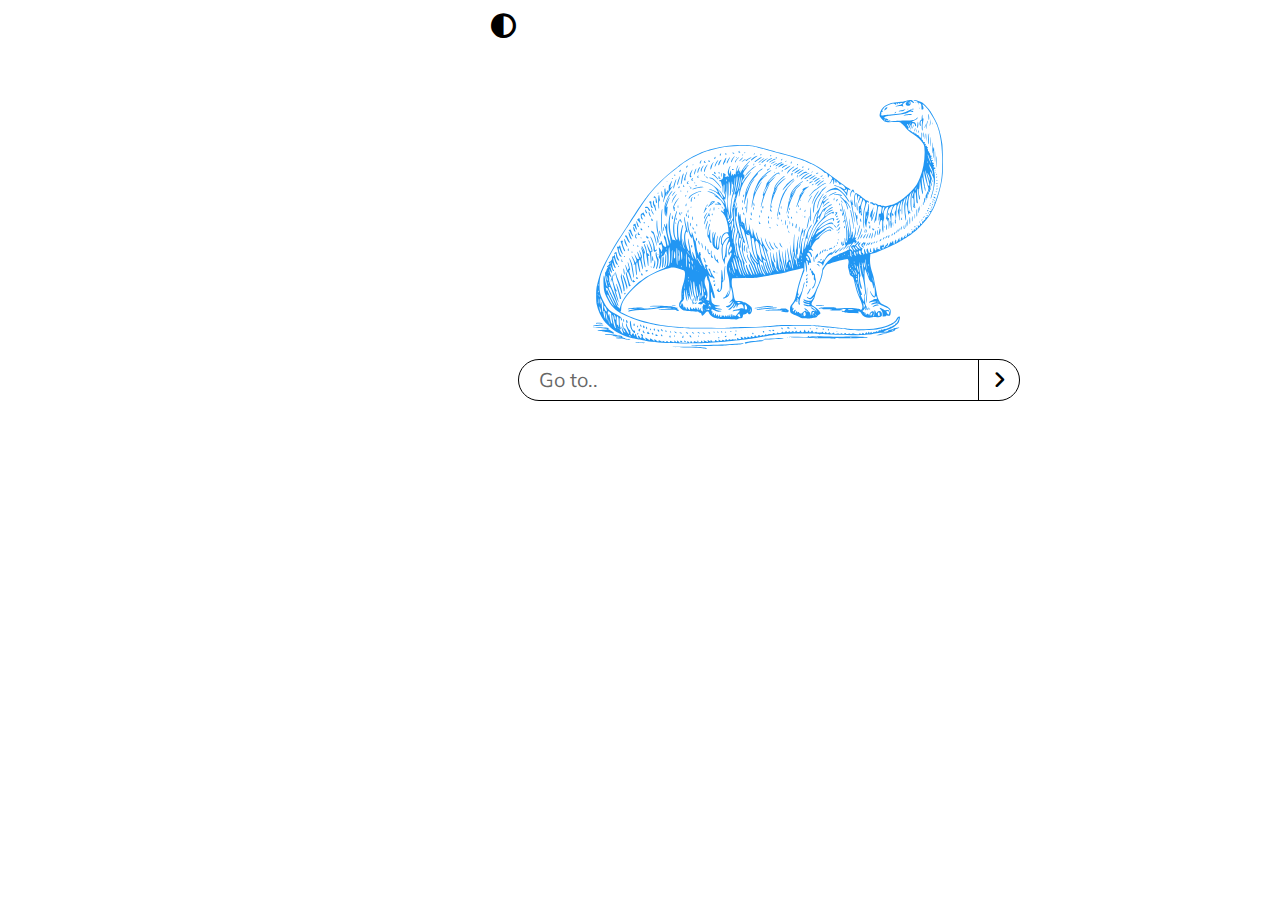
<file: index.html>
<!DOCTYPE html>
<html lang="en">
<head>
    <title>Home</title>
    <meta charset="utf-8">
    <!--
    <script type="text/javascript" src="live.js"></script>
    -->
    <script id="MathJax-script" async src="mathjax/tex-chtml.js"></script>
    <link rel="stylesheet" href="fontawesome-free/css/all.css">
    <link rel="stylesheet" id="prismTheme">
    <link rel="stylesheet" href="myStyle.css">
    <link rel="stylesheet" href="search.css">
</head>

<body style="font-family: Mulish;">
    <div class="content">
        <div class="inner-wrapper">
            <div class="themeButton" style="left: 20%; top: 10px"></div>
            <div style="width: var(--search-container-width); margin: auto; padding-top: 100px; background-color: inherit;">
                <img src="./img/home/dinosaur_blue.svg" style="width: 70%; margin: auto; display: block; padding-bottom: 10px; background-color: inherit;">
                <div class="searchContainer"></div>
            </div>
        </div>
    </div>
    <script src="prism/prism.js"></script>
    <script src="search.js"></script>
    <script src="main.js"></script>
</body>
</html>
</file>
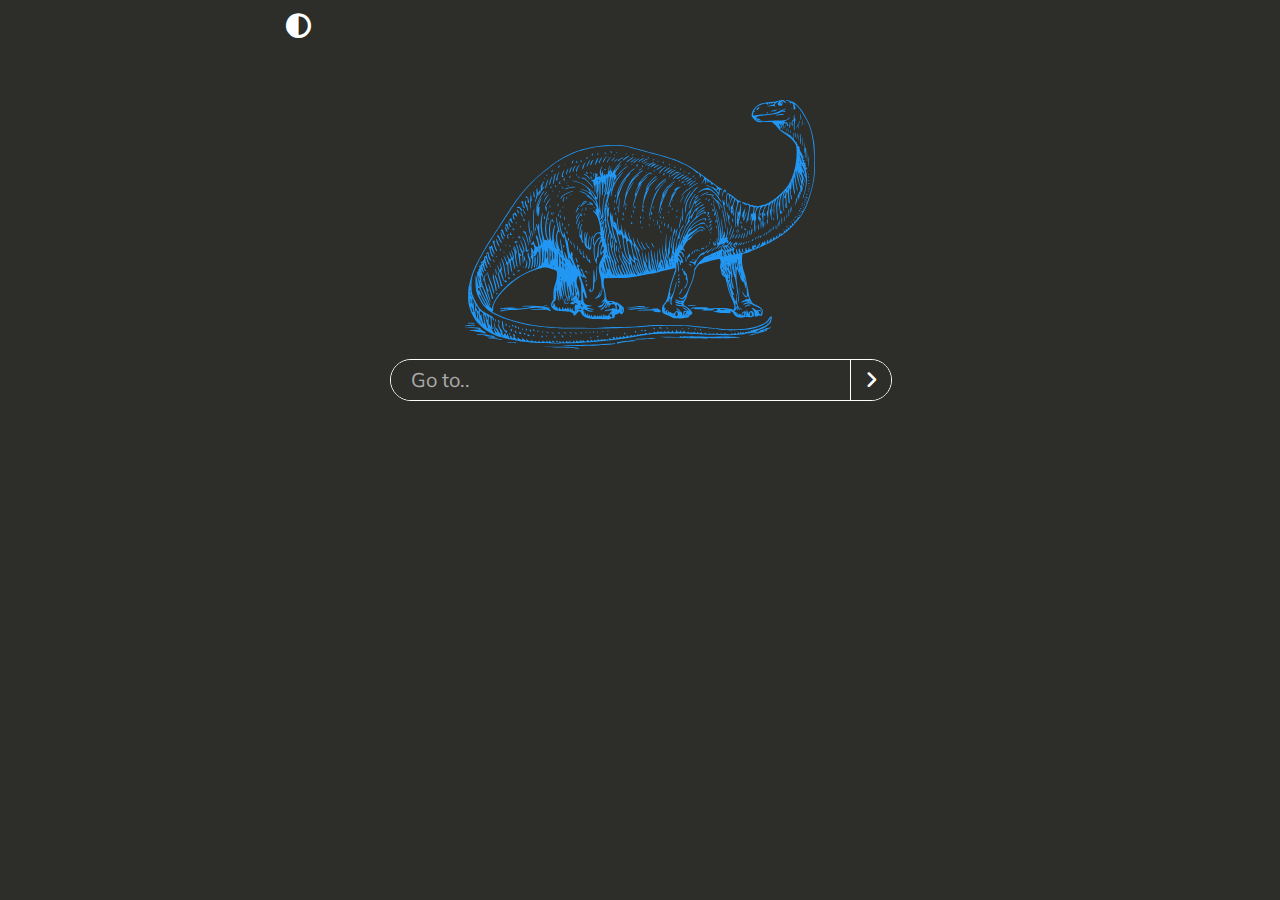
<file: pages/index.html>
<!DOCTYPE html>
<html lang="en">
<head>
    <title>Home</title>
    <meta charset="utf-8">
    <!--
    <script type="text/javascript" src="../live.js"></script>
    -->
    <link rel="stylesheet" href="../fontawesome-free/css/all.css">
    <script src="../loadPrismTheme.js"></script>
    <link rel="stylesheet" href="../myStyle.css">
    <link rel="stylesheet" href="../search.css">
</head>

<body style="font-family: Mulish;">
    <script>
        document.body.classList.add(themeMode);
    </script>
    <div class="content-without-toc">
        <div class="inner-wrapper">
            <div class="themeButton" style="left: 20%; top: 10px"></div>
            <div style="width: var(--search-container-width); margin: auto; padding-top: 100px; background-color: inherit;">
                <img src="../img/home/dinosaur_blue.svg" style="width: 70%; margin: auto; display: block; padding-bottom: 10px; background-color: inherit;">
                <div class="searchContainer"></div>
            </div>
        </div>
    </div>
    <script src="../search.js"></script>
    <script src="../main.js"></script>
</body>
</html>
</file>
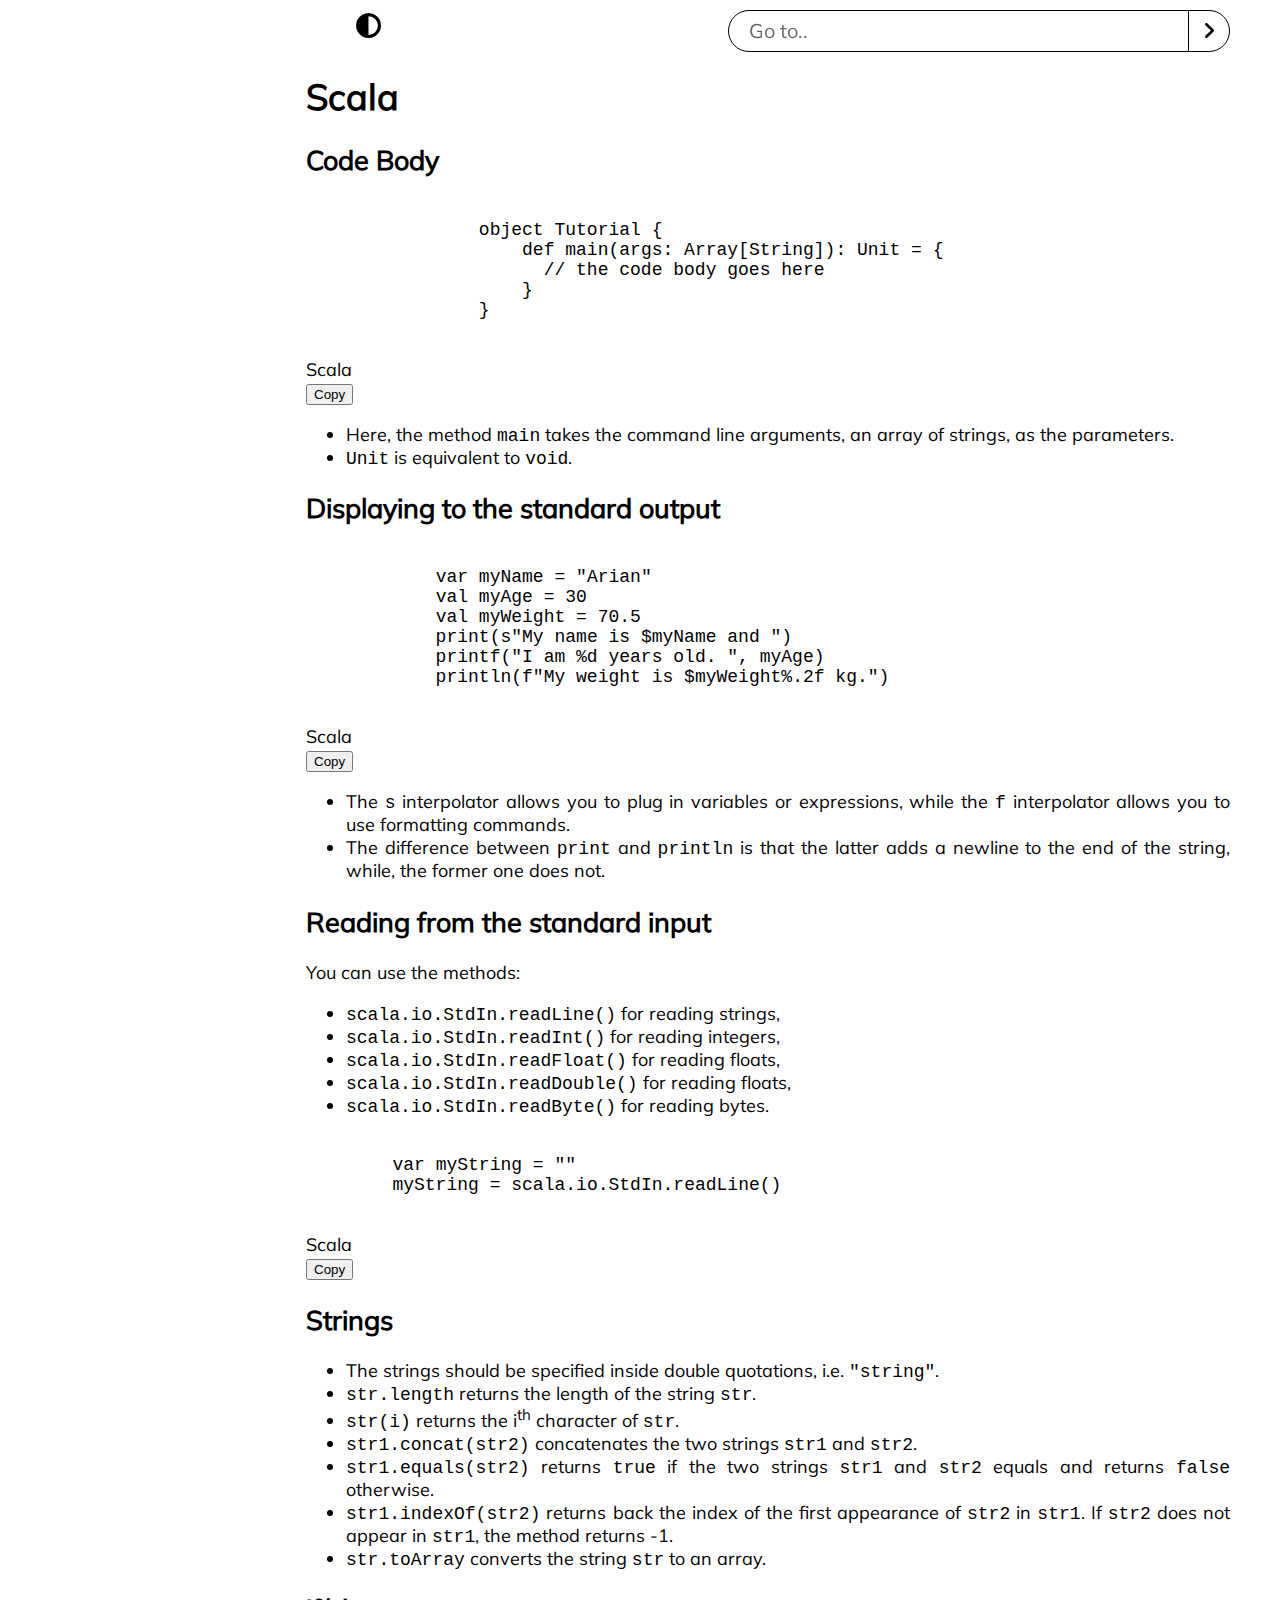
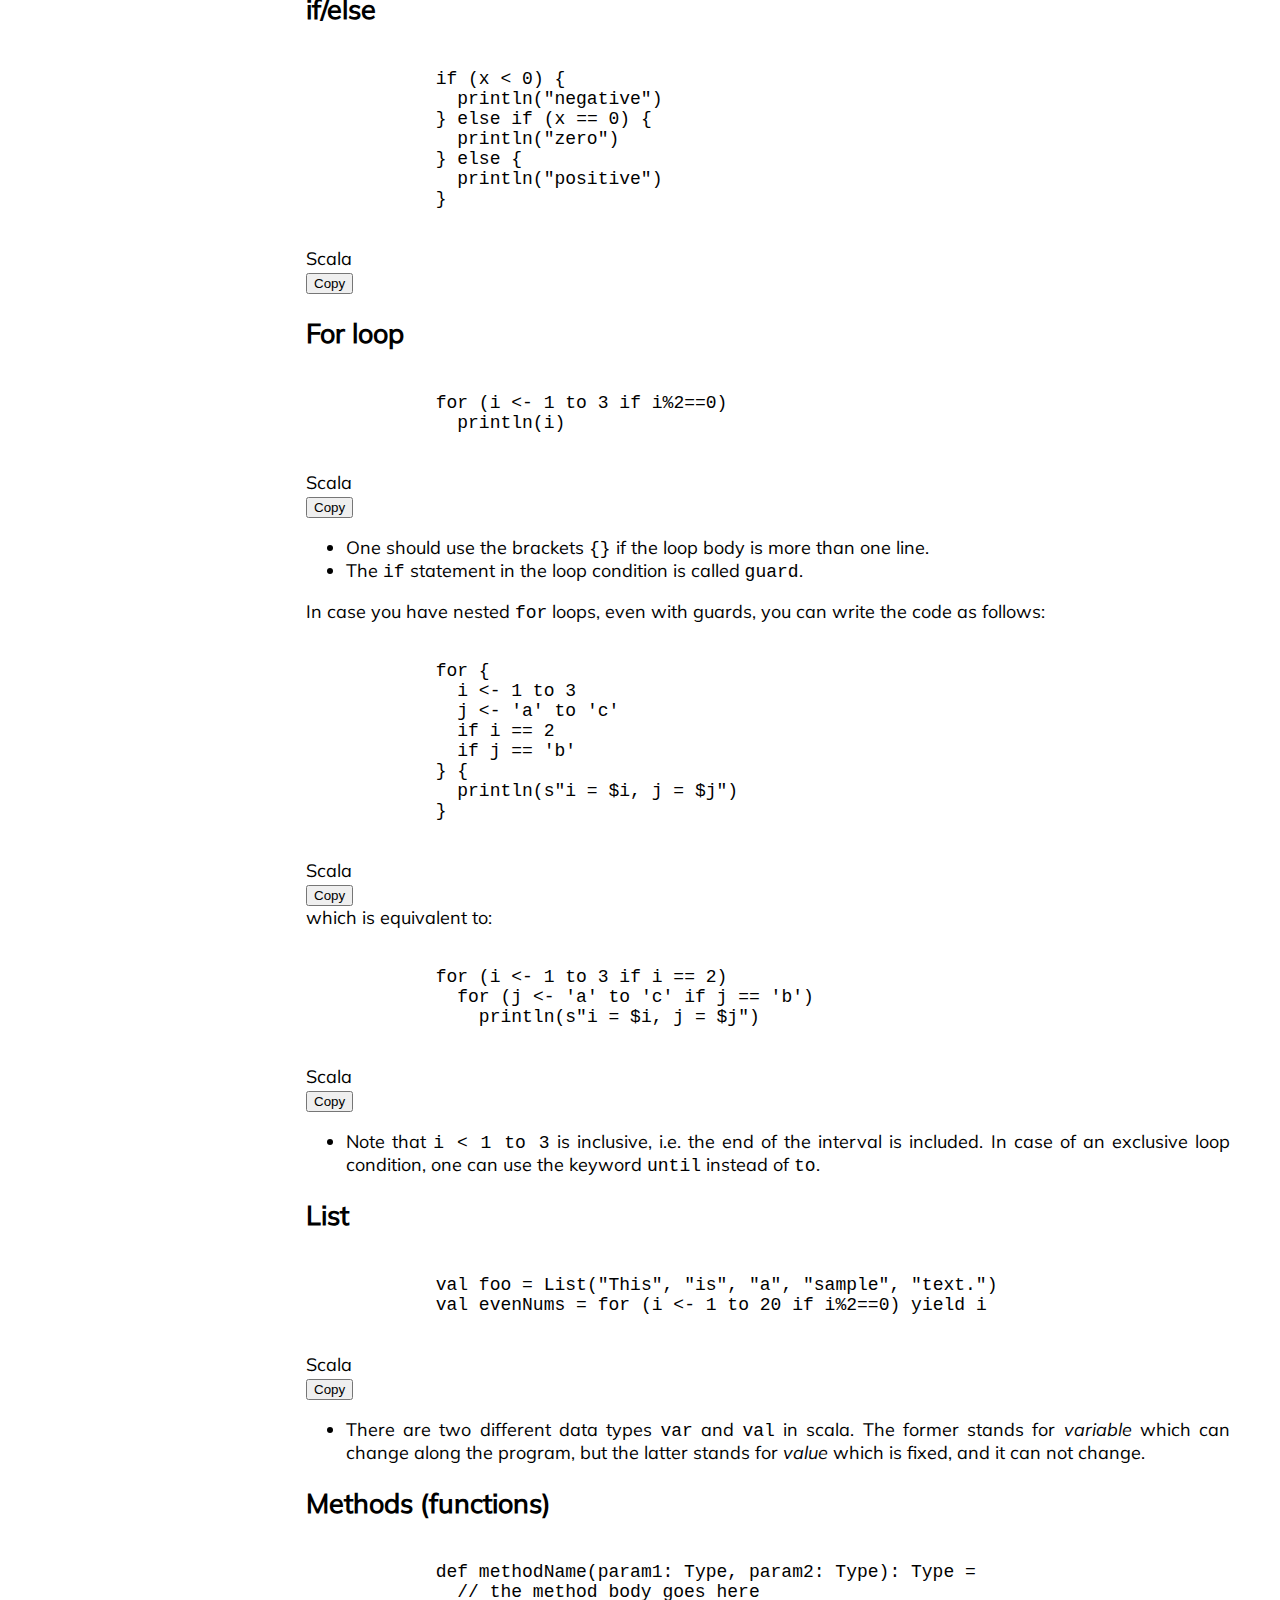
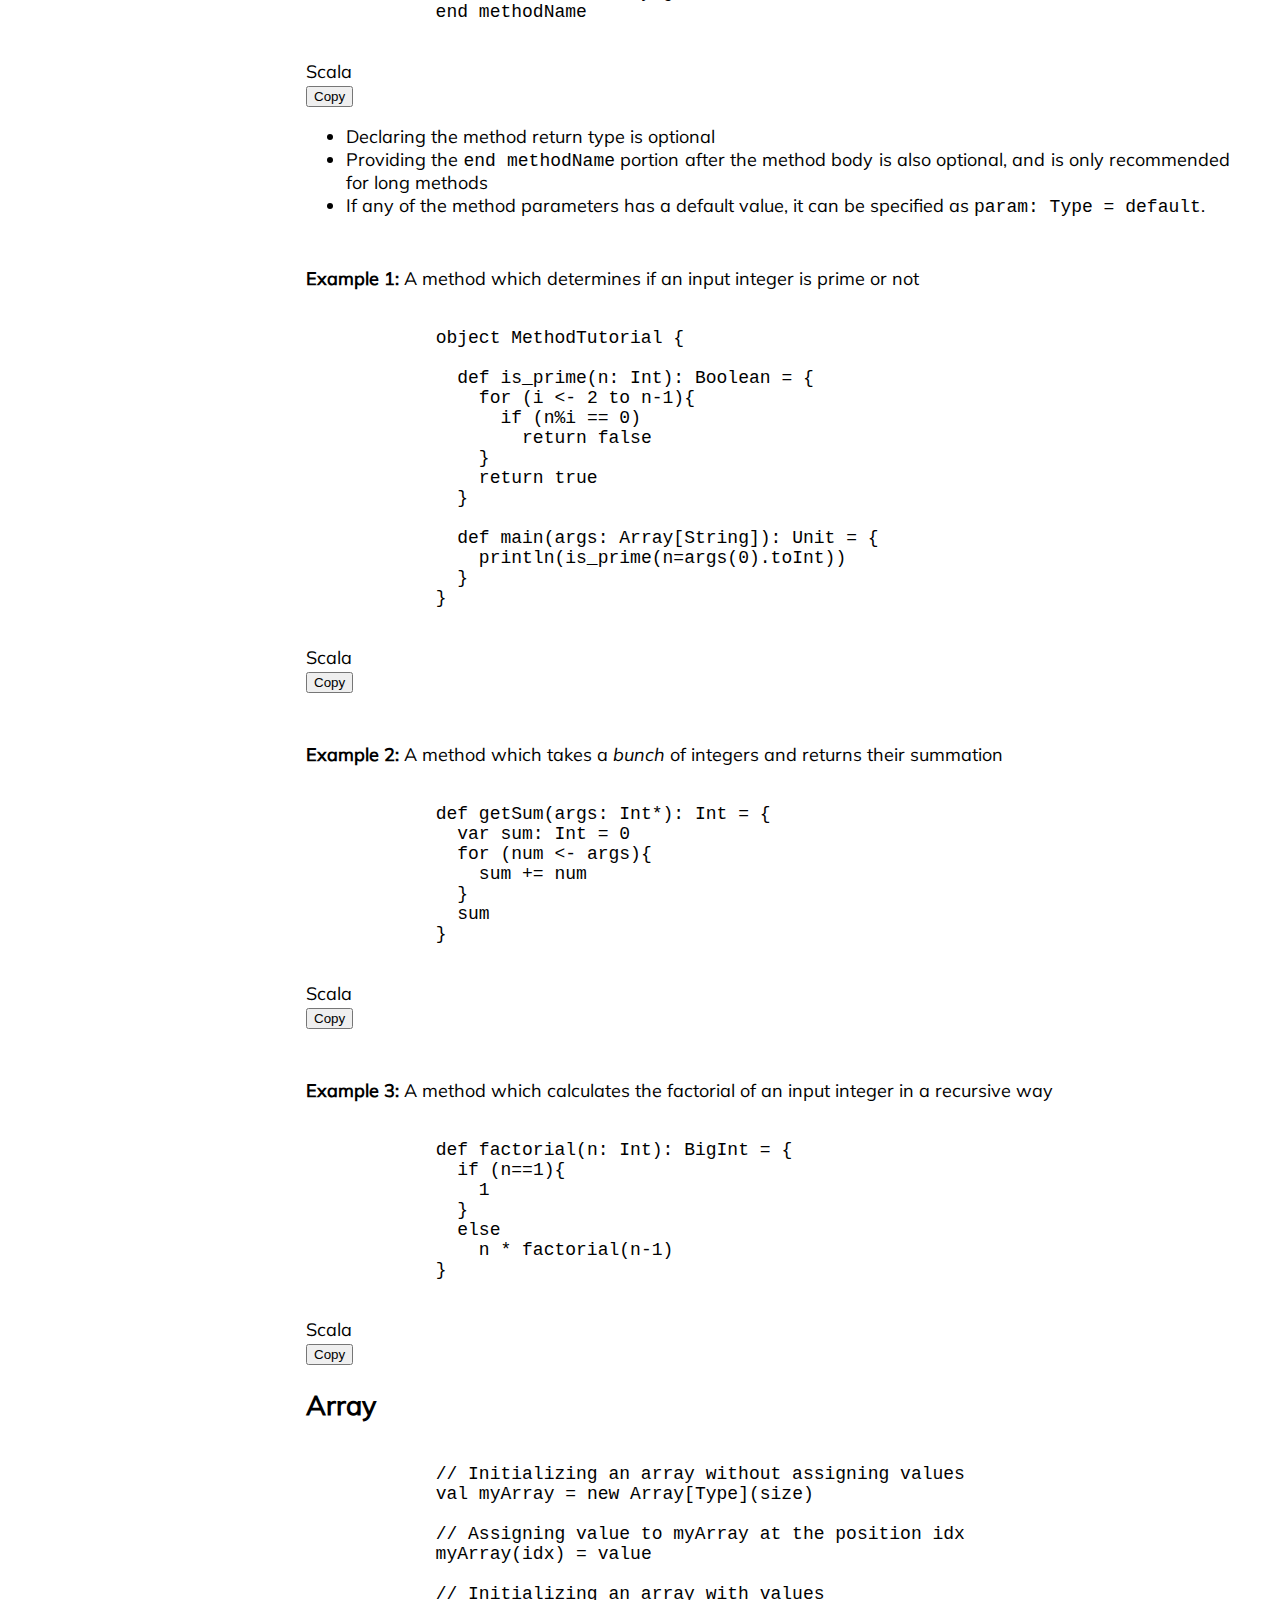
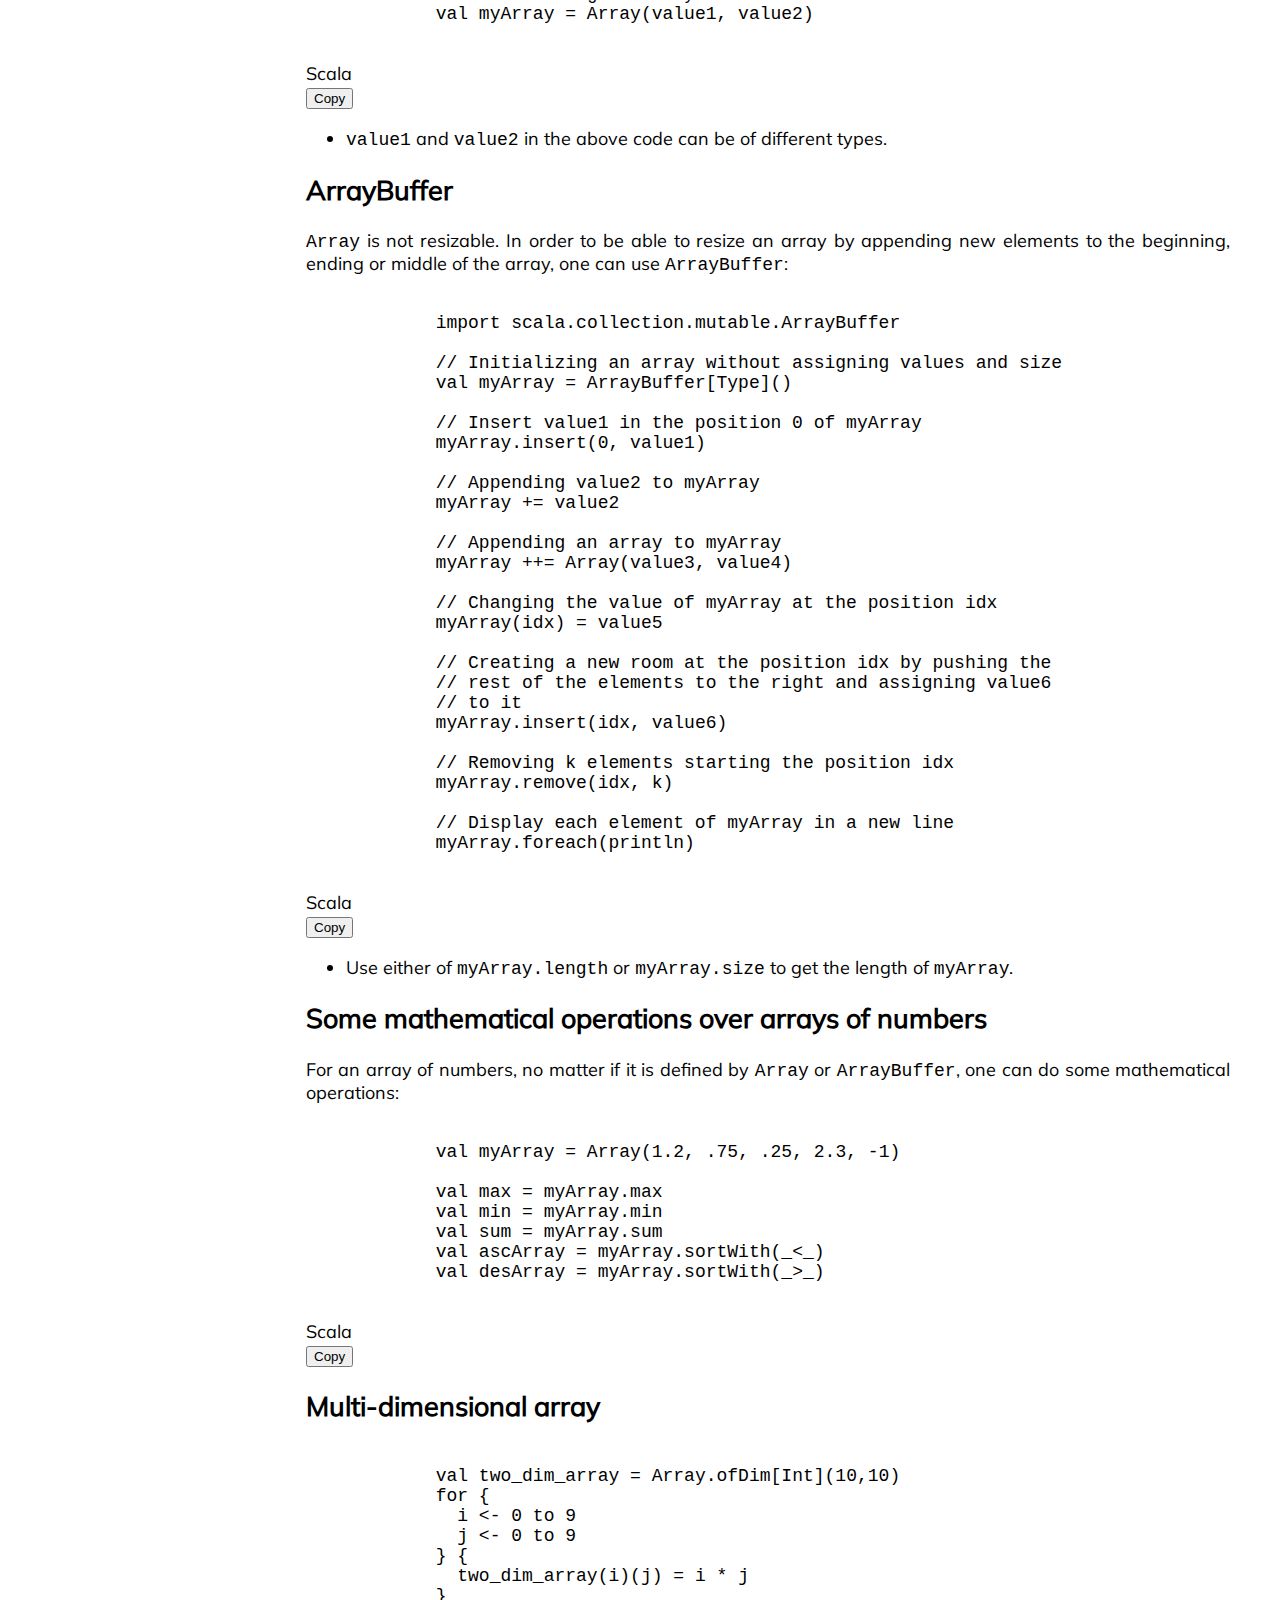
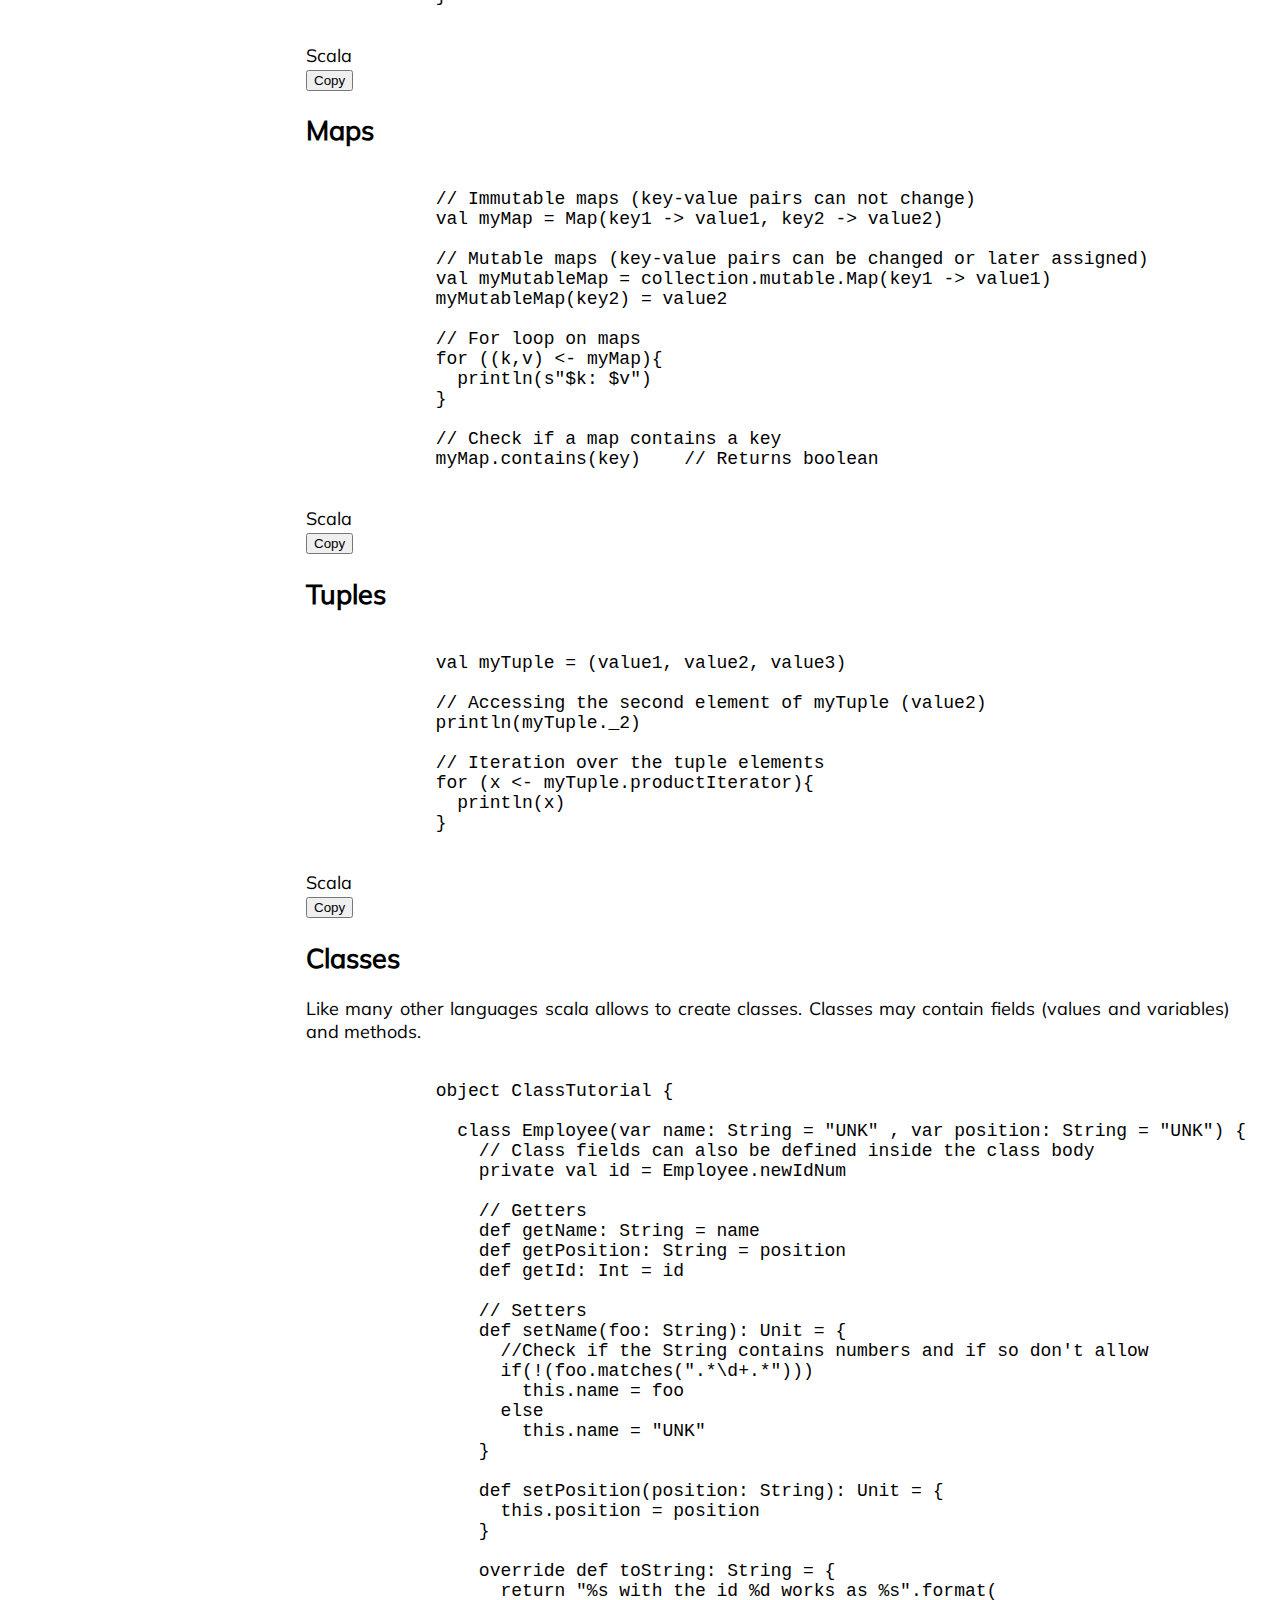
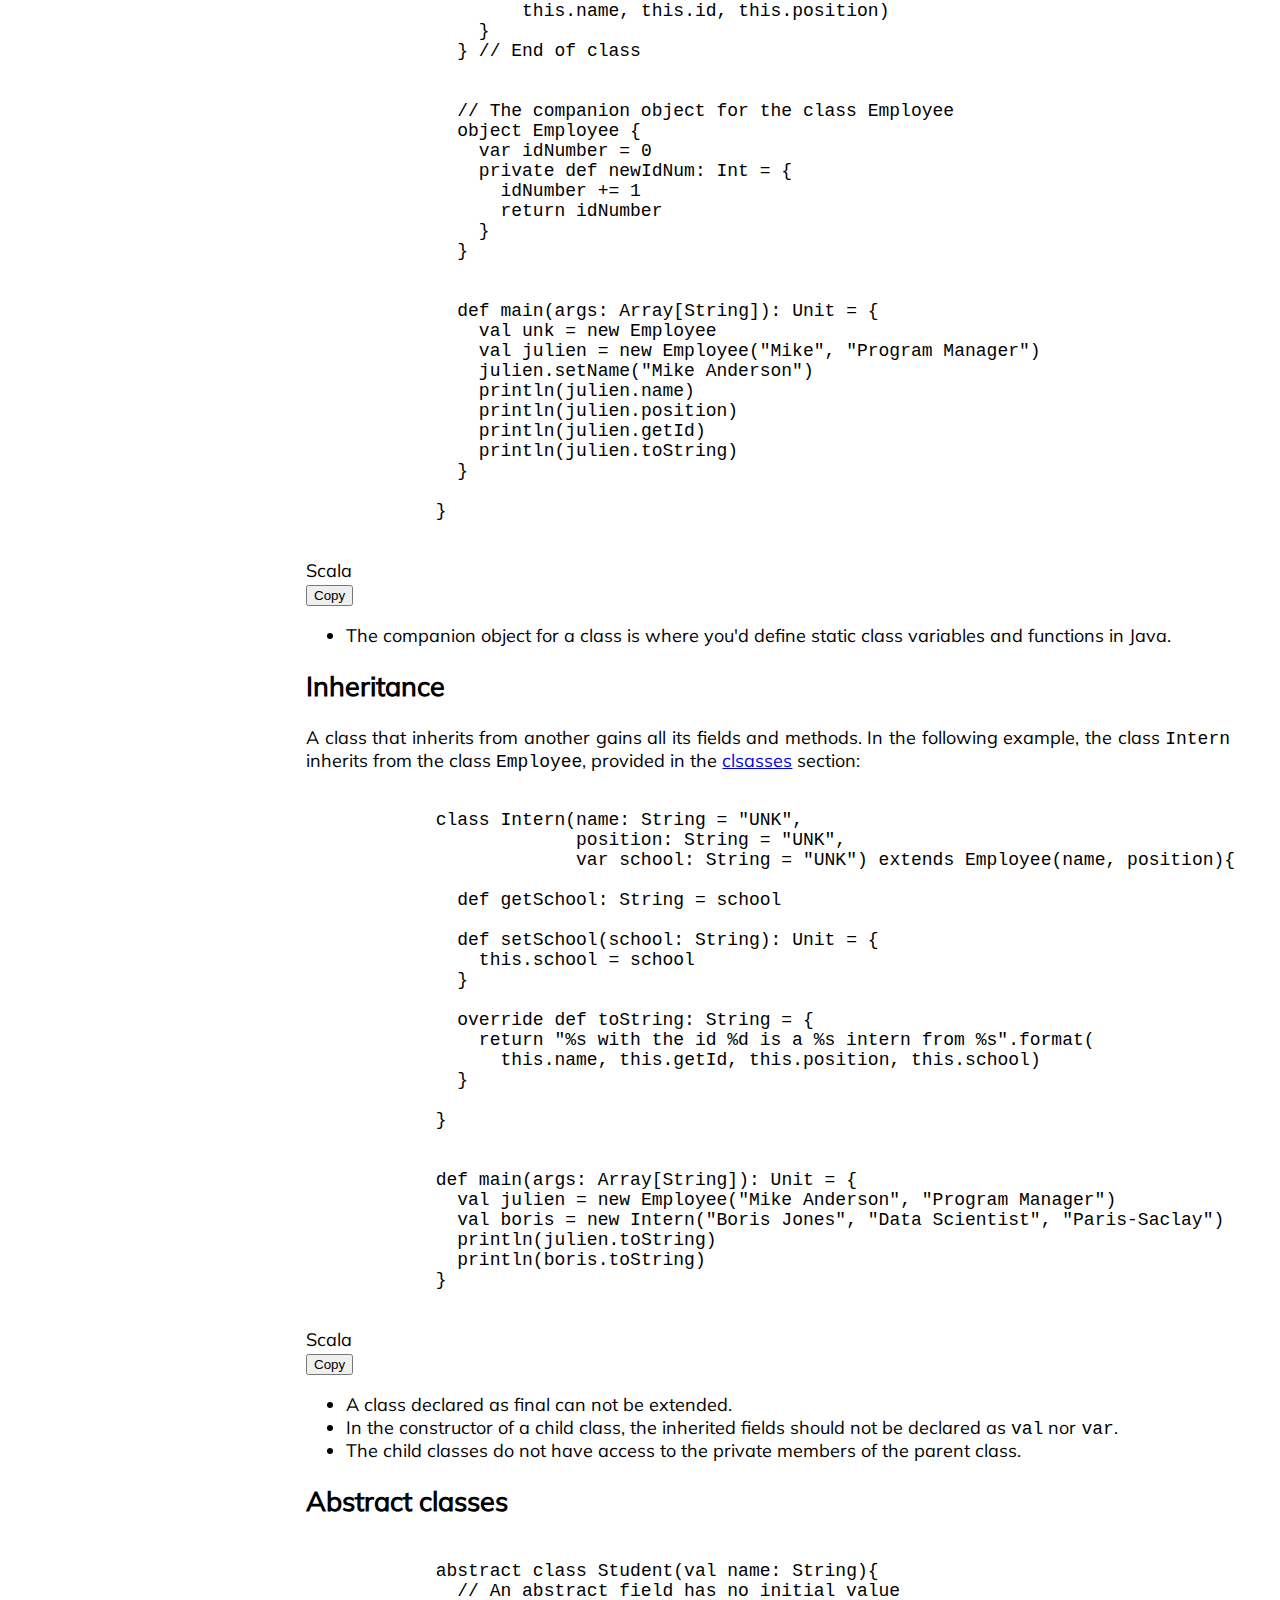
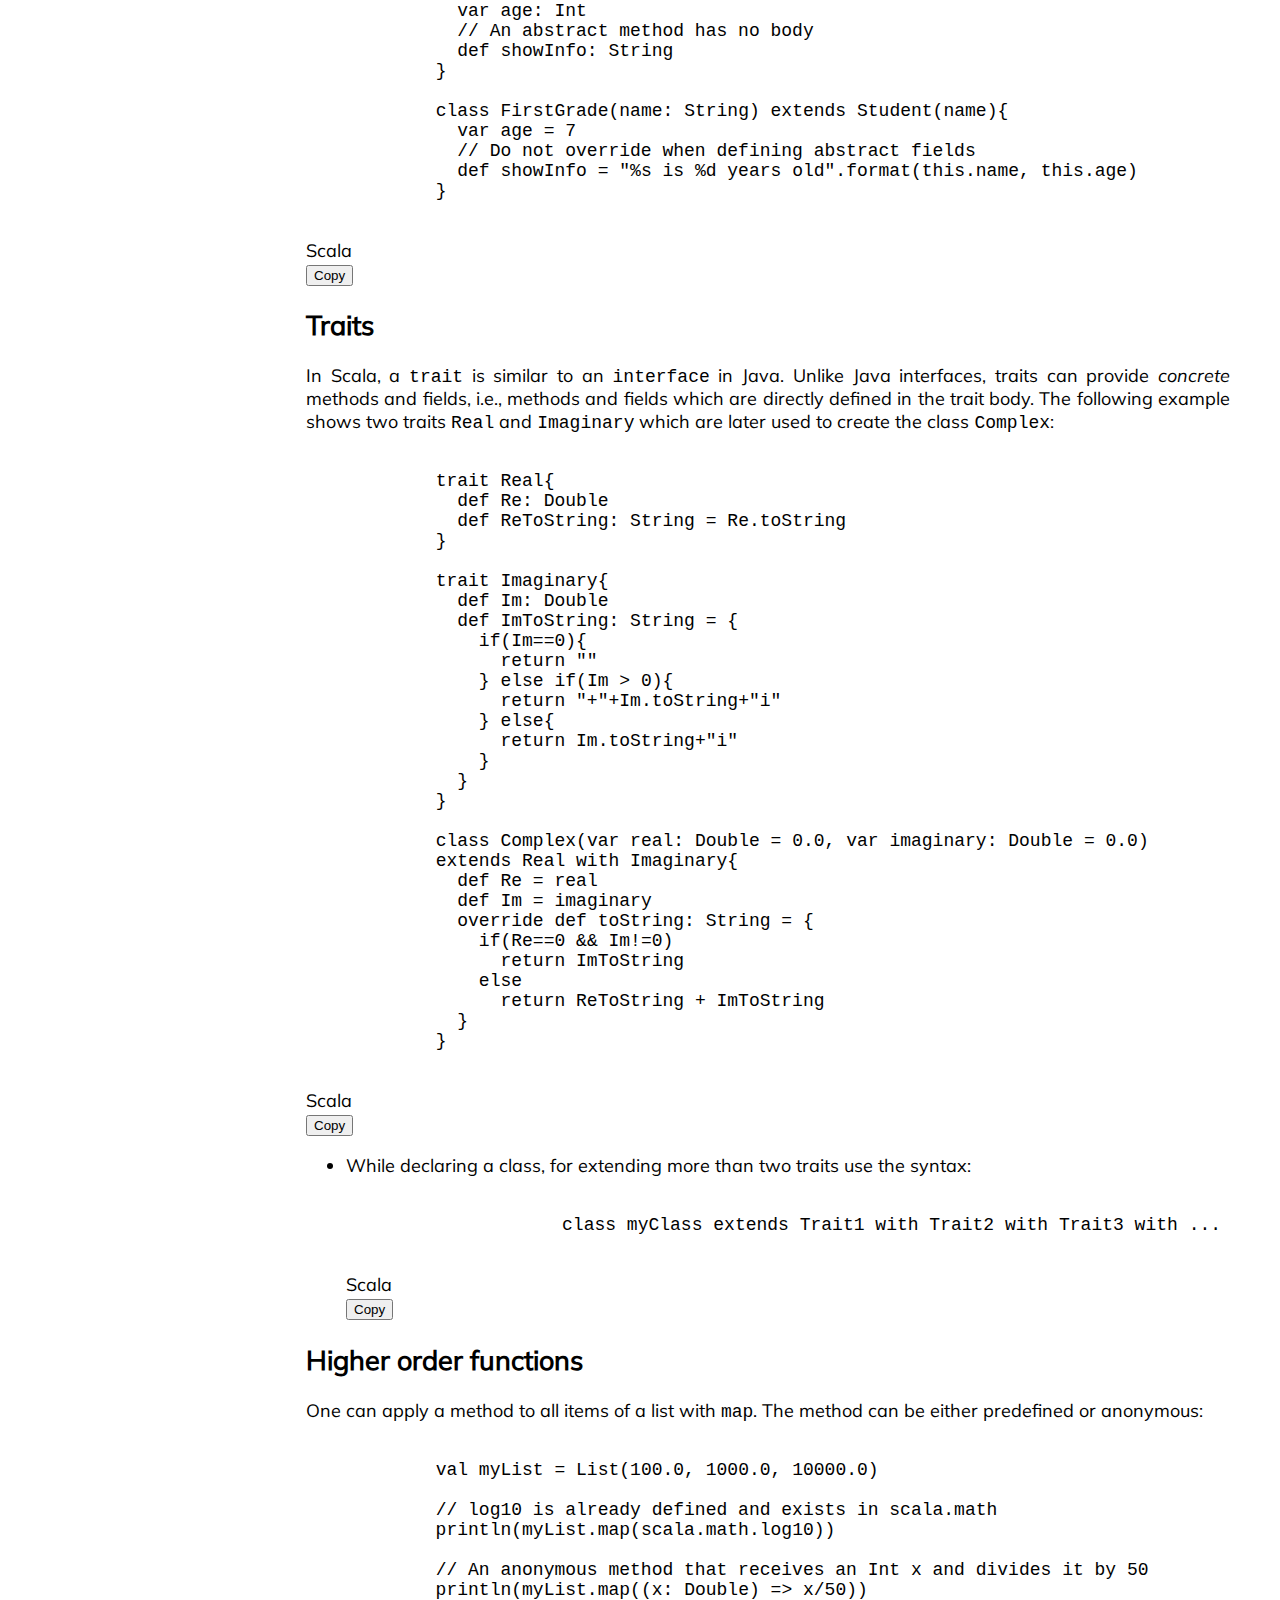
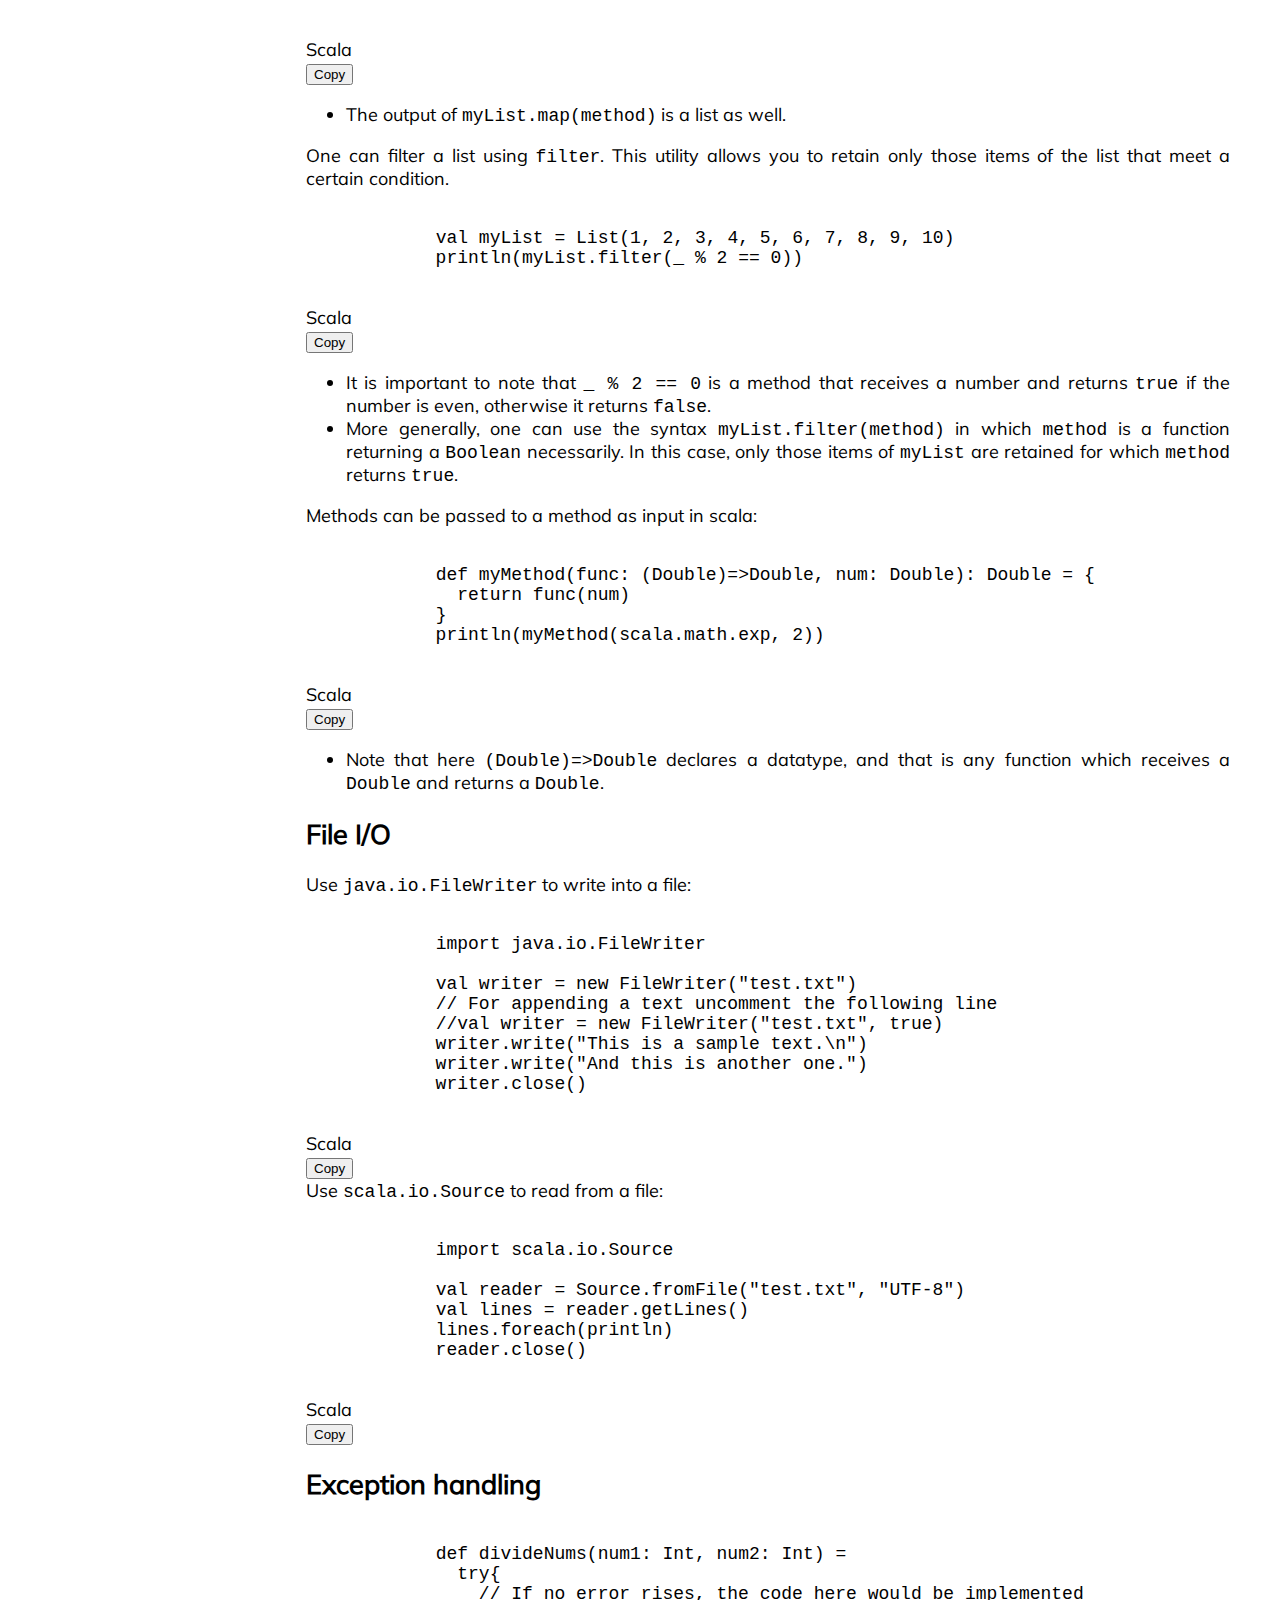
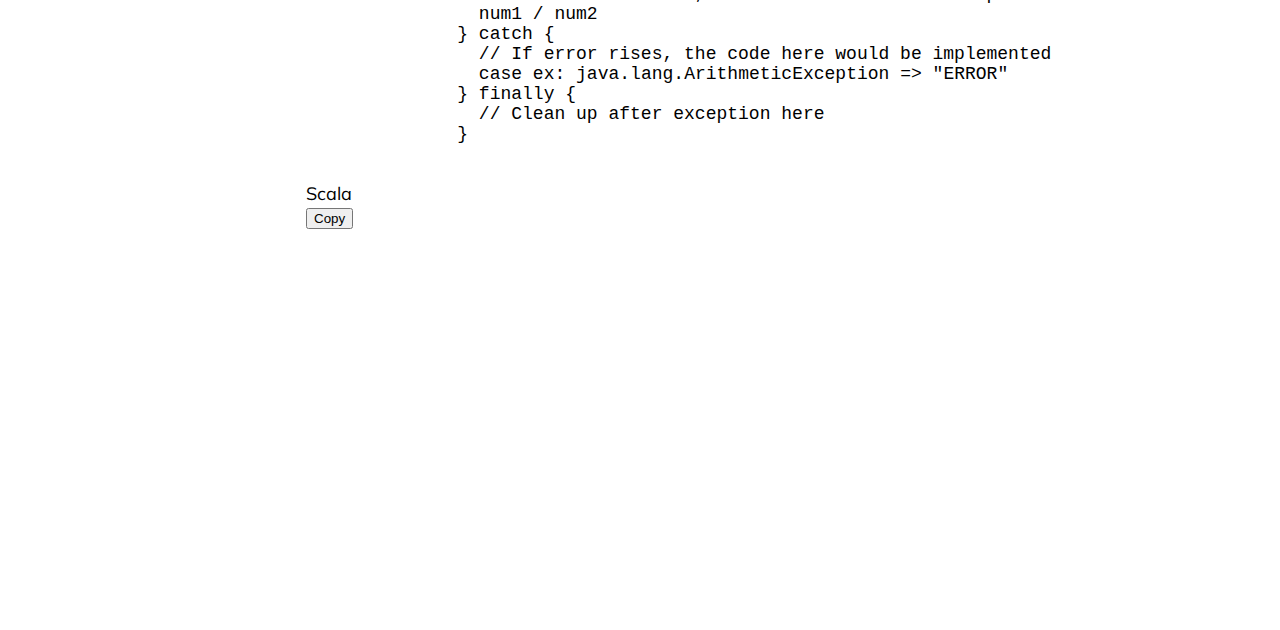
<file: scala.html>
<!DOCTYPE html>
<html lang="en">
<head>
    <title>Scala</title>
    <meta charset="utf-8">
    <!--
    <script type="text/javascript" src="live.js"></script>
    -->
    <script id="MathJax-script" async src="mathjax/tex-chtml.js"></script>
    <link rel="stylesheet" href="fontawesome-free/css/all.css">
    <link rel="stylesheet" id="prismTheme">
    <link rel="stylesheet" href="myStyle.css">
    <link rel="stylesheet" href="search.css">
</head>

<body class="line-numbers" style="font-family: Mulish">

    <div class="sticky-container">
        <div class="toc"></div>
        <div class="toolBar">
            <div class="inner-wrapper">
                <div class="homeButton" style="left: 0; top: 10px;"></div>
                <div class="themeButton" style="left: 50px; top: 10px;"></div>
                <div class="searchContainer" style="right: 0; top: 10px;"></div>
            </div>
        </div>
    </div>

    <div class="content" style="padding-bottom: 50px; padding-top: 50px;">

        <h1>Scala</h1>
        <h2>Code Body</h2>
            <pre><code class="language-scala">
                object Tutorial {
                    def main(args: Array[String]): Unit = {
                      // the code body goes here
                    }
                }
            </code></pre>

            <ul>
                <li>Here, the method <code>main</code> takes the command line arguments, an array of strings, as the parameters.</li>
                <li><code>Unit</code> is equivalent to <code>void</code>.</li>
            </ul>

        <h2>Displaying to the standard output</h2>
        <pre><code class="language-scala">
            var myName = "Arian"
            val myAge = 30
            val myWeight = 70.5
            print(s"My name is $myName and ")
            printf("I am %d years old. ", myAge)
            println(f"My weight is $myWeight%.2f kg.")
        </code></pre>

        <ul>
            <li>The <code>s</code> interpolator allows you to plug in variables or expressions, while the <code>f</code> interpolator allows you to use formatting commands.</li>
            <li>The difference between <code>print</code> and <code>println</code> is that the latter adds a newline to the end of the string, while, the former one does not.</li>
        </ul>

        <h2>Reading from the standard input</h2>
        You can use the methods:
        <ul>
            <li><code>scala.io.StdIn.readLine()</code> for reading strings,</li>
            <li><code>scala.io.StdIn.readInt()</code> for reading integers,</li> 
            <li><code>scala.io.StdIn.readFloat()</code> for reading floats,</li>
            <li><code>scala.io.StdIn.readDouble()</code> for reading floats,</li>
            <li><code>scala.io.StdIn.readByte()</code> for reading bytes.</li>
        </ul>
        
        <pre><code class="language-scala">
        var myString = ""
        myString = scala.io.StdIn.readLine()
        </code></pre>

        <h2>Strings</h2>
        <ul>
            <li>The strings should be specified inside double quotations, i.e. <code>"string"</code>.</li>
            <li><code>str.length</code> returns the length of the string <code>str</code>.</li>
            <li><code>str(i)</code> returns the i<sup>th</sup> character of <code>str</code>.</li>
            <li><code>str1.concat(str2)</code> concatenates the two strings <code>str1</code> and <code>str2</code>.</li>
            <li><code>str1.equals(str2)</code> returns <code>true</code> if the two strings <code>str1</code> and <code>str2</code> equals and returns <code>false</code> otherwise.</li>
            <li><code>str1.indexOf(str2)</code> returns back the index of the first appearance of <code>str2</code> in <code>str1</code>. If <code>str2</code> does not appear in <code>str1</code>, the method returns -1.</li>
            <li><code>str.toArray</code> converts the string <code>str</code> to an array.</li>
        </ul>

        <h2>if/else</h2>
        <pre><code class="language-scala">
            if (x < 0) {
              println("negative")
            } else if (x == 0) {
              println("zero")
            } else {
              println("positive")
            }
        </code></pre>

        <h2>For loop</h2>
        <pre><code class="language-scala">
            for (i <- 1 to 3 if i%2==0)
              println(i)
        </code></pre>
                
        <ul>
            <li>One should use the brackets <code>{}</code> if the loop body is more than one line.</li>
            <li>The <code>if</code> statement in the loop condition is called <code>guard</code>.</li>
        </ul>
            
        In case you have nested <code>for</code> loops, even with guards, you can write the code as follows:
            
        <pre><code class="language-scala">
            for {
              i <- 1 to 3
              j <- 'a' to 'c'
              if i == 2
              if j == 'b'
            } {
              println(s"i = $i, j = $j")
            }
        </code></pre>
            
        which is equivalent to:
            
        <pre><code class="language-scala">
            for (i <- 1 to 3 if i == 2)
              for (j <- 'a' to 'c' if j == 'b')
                println(s"i = $i, j = $j")
        </code></pre>
            
            
        <ul>
            <li>Note that <code>i < 1 to 3</code> is inclusive, i.e. the end of the interval is included. In case of an exclusive loop condition, one can use the keyword <code>until</code> instead of <code>to</code>.</li>
        </ul>
        

        <h2>List</h2>

        <pre><code class="language-scala">
            val foo = List("This", "is", "a", "sample", "text.")
            val evenNums = for (i <- 1 to 20 if i%2==0) yield i
        </code></pre>
        
        
        <ul>
            <li>There are two different data types <code>var</code> and <code>val</code> in scala. The former stands for <i>variable</i> which can change along the program, but the latter stands for <i>value</i> which is fixed, and it can not change.</li>
        </ul>
        
        
        <h2>Methods (functions)</h2>
        
        <pre><code class="language-scala">
            def methodName(param1: Type, param2: Type): Type =
              // the method body goes here
            end methodName
        </code></pre>
        
        
        <ul>
            <li>Declaring the method return type is optional</li>
            <li>Providing the <code>end methodName</code> portion after the method body is also optional, and is only recommended for long methods</li>
            <li>If any of the method parameters has a default value, it can be specified as <code>param: Type = default</code>.</li>
        </ul>
        
        <p style="margin: 50px 0 0 0 ">
            <b>Example 1:</b> A method which determines if an input integer is prime or not
        </p>

        <pre><code class="language-scala">
            object MethodTutorial {
            
              def is_prime(n: Int): Boolean = {
                for (i <- 2 to n-1){
                  if (n%i == 0)
                    return false
                }
                return true
              }
          
              def main(args: Array[String]): Unit = {
                println(is_prime(n=args(0).toInt))
              }
            }
        </code></pre>
       
        <p style="margin: 50px 0 0 0 ">
            <b>Example 2:</b> A method which takes a <i>bunch</i> of integers and returns their summation
        </p>
        
        <pre><code class="language-scala">
            def getSum(args: Int*): Int = {
              var sum: Int = 0
              for (num <- args){
                sum += num
              }
              sum
            }
        </code></pre>
        
        <p style="margin: 50px 0 0 0 ">
            <b>Example 3:</b> A method which calculates the factorial of an input integer in a recursive way
        </p>
        
        <pre><code class="language-scala">
            def factorial(n: Int): BigInt = {
              if (n==1){
                1
              }
              else
                n * factorial(n-1)
            }
        </code></pre>

        <h2>Array</h2>

        <pre><code class="language-scala">
            // Initializing an array without assigning values
            val myArray = new Array[Type](size)
            
            // Assigning value to myArray at the position idx
            myArray(idx) = value
            
            // Initializing an array with values
            val myArray = Array(value1, value2)
        </code></pre>
        
        
        <ul>
            <li><code>value1</code> and <code>value2</code> in the above code can be of different types.</li>
        </ul>
        
        
        <h2>ArrayBuffer</h2>
        
        <code>Array</code> is not resizable. In order to be able to resize
        an array by appending new elements to the beginning,
        ending or middle of the array, one can use
        <code>ArrayBuffer</code>:
        
        <pre><code class="language-scala">
            import scala.collection.mutable.ArrayBuffer
            
            // Initializing an array without assigning values and size
            val myArray = ArrayBuffer[Type]()
            
            // Insert value1 in the position 0 of myArray
            myArray.insert(0, value1)
            
            // Appending value2 to myArray
            myArray += value2
            
            // Appending an array to myArray
            myArray ++= Array(value3, value4)
            
            // Changing the value of myArray at the position idx
            myArray(idx) = value5
            
            // Creating a new room at the position idx by pushing the
            // rest of the elements to the right and assigning value6
            // to it
            myArray.insert(idx, value6)
            
            // Removing k elements starting the position idx
            myArray.remove(idx, k)
            
            // Display each element of myArray in a new line
            myArray.foreach(println)
        </code></pre>
        
        
        <ul>
            <li>Use either of <code>myArray.length</code> or <code>myArray.size</code> to get the length of <code>myArray</code>.</li>
        </ul>
        
        <h2>Some mathematical operations over arrays of numbers</h2>
        
        For an array of numbers, no matter if it is defined by <code>Array</code> or
        <code>ArrayBuffer</code>, one can do some mathematical
        operations:
        
        <pre><code class="language-scala">
            val myArray = Array(1.2, .75, .25, 2.3, -1)
            
            val max = myArray.max
            val min = myArray.min
            val sum = myArray.sum
            val ascArray = myArray.sortWith(_<_)
            val desArray = myArray.sortWith(_>_)
        </code></pre>
        
        <h2>Multi-dimensional array</h2>

        <pre><code class="language-scala">
            val two_dim_array = Array.ofDim[Int](10,10)
            for {
              i <- 0 to 9
              j <- 0 to 9
            } {
              two_dim_array(i)(j) = i * j
            }
        </code></pre>
        
        <h2>Maps</h2>
        
        <pre><code class="language-scala">
            // Immutable maps (key-value pairs can not change)
            val myMap = Map(key1 -> value1, key2 -> value2)
            
            // Mutable maps (key-value pairs can be changed or later assigned)
            val myMutableMap = collection.mutable.Map(key1 -> value1)
            myMutableMap(key2) = value2
            
            // For loop on maps
            for ((k,v) <- myMap){
              println(s"$k: $v")
            }

            // Check if a map contains a key
            myMap.contains(key)    // Returns boolean
        </code></pre>

        <h2>Tuples</h2>

        <pre><code class="language-scala">
            val myTuple = (value1, value2, value3)
            
            // Accessing the second element of myTuple (value2)
            println(myTuple._2)
            
            // Iteration over the tuple elements
            for (x <- myTuple.productIterator){
              println(x)
            }
        </code></pre>
        

        <h2>Classes</h2>
        
        Like many other languages scala allows to create classes. Classes may contain fields (values and
        variables) and methods.
        
        <pre><code class="language-scala">
            object ClassTutorial {
            
              class Employee(var name: String = "UNK" , var position: String = "UNK") {
                // Class fields can also be defined inside the class body
                private val id = Employee.newIdNum
            
                // Getters
                def getName: String = name
                def getPosition: String = position
                def getId: Int = id
            
                // Setters
                def setName(foo: String): Unit = {
                  //Check if the String contains numbers and if so don't allow
                  if(!(foo.matches(".*\d+.*")))
                    this.name = foo
                  else
                    this.name = "UNK"
                }
            
                def setPosition(position: String): Unit = {
                  this.position = position
                }
            
                override def toString: String = {
                  return "%s with the id %d works as %s".format(
                    this.name, this.id, this.position)
                }
              } // End of class
          
          
              // The companion object for the class Employee
              object Employee {
                var idNumber = 0
                private def newIdNum: Int = {
                  idNumber += 1
                  return idNumber 
                }
              }
          
          
              def main(args: Array[String]): Unit = {
                val unk = new Employee
                val julien = new Employee("Mike", "Program Manager")
                julien.setName("Mike Anderson")
                println(julien.name)
                println(julien.position)
                println(julien.getId)
                println(julien.toString)
              }
          
            }
        </code></pre>
        
        
        <ul>
            <li>The companion object for a class is where you'd define static class variables and functions in Java.</li>
        </ul>

        
        <h2>Inheritance</h2>
        
        A class that inherits from another gains all its fields and methods. In the following example, the class
        <code>Intern</code> inherits from the class <code>Employee</code>, provided in the
        <a href="#classes">clsasses</a> section:
        
        <pre><code class="language-scala">
            class Intern(name: String = "UNK",
                         position: String = "UNK",
                         var school: String = "UNK") extends Employee(name, position){
            
              def getSchool: String = school
                        
              def setSchool(school: String): Unit = {
                this.school = school
              }

              override def toString: String = {
                return "%s with the id %d is a %s intern from %s".format(
                  this.name, this.getId, this.position, this.school)
              }
          
            }


            def main(args: Array[String]): Unit = {
              val julien = new Employee("Mike Anderson", "Program Manager")
              val boris = new Intern("Boris Jones", "Data Scientist", "Paris-Saclay")
              println(julien.toString)
              println(boris.toString)
            }
        </code></pre>
        
        
        <ul>
            <li>A class declared as final can not be extended.</li>
            <li>In the constructor of a child class, the inherited fields should not be declared as <code>val</code> nor <code>var</code>.</li>
            <li>The child classes do not have access to the private members of the parent class.</li>
        </ul>

        
        <h2>Abstract classes</h2>
        
        <pre><code class="language-scala">
            abstract class Student(val name: String){
              // An abstract field has no initial value
              var age: Int
              // An abstract method has no body
              def showInfo: String
            }

            class FirstGrade(name: String) extends Student(name){
              var age = 7
              // Do not override when defining abstract fields
              def showInfo = "%s is %d years old".format(this.name, this.age)
            }
        </code></pre>
        

        <h2>Traits</h2>
        
        In Scala, a <code>trait</code> is similar to an <code>interface</code> in
        Java. Unlike Java interfaces, traits can provide <i>concrete</i> methods and fields,
        i.e., methods and fields which are directly defined in the trait body. The
        following example shows two traits <code>Real</code> and <code>Imaginary</code>
        which are later used to create the class <code>Complex</code>:
        
        <pre><code class="language-scala">
            trait Real{
              def Re: Double
              def ReToString: String = Re.toString
            }

            trait Imaginary{
              def Im: Double
              def ImToString: String = {
                if(Im==0){
                  return ""
                } else if(Im > 0){
                  return "+"+Im.toString+"i"
                } else{
                  return Im.toString+"i"
                }
              }
            }

            class Complex(var real: Double = 0.0, var imaginary: Double = 0.0)
            extends Real with Imaginary{
              def Re = real
              def Im = imaginary
              override def toString: String = {
                if(Re==0 && Im!=0)
                  return ImToString
                else
                  return ReToString + ImToString
              }
            }
        </code></pre>
        
        <ul>
            <li>
                While declaring a class, for extending more than two traits use the syntax:
                <pre><code class="language-scala">
                    class myClass extends Trait1 with Trait2 with Trait3 with ...
                </code></pre>
            </li>
        </ul>
        

        <h2>Higher order functions</h2>
        
        One can apply a method to all items of a list with <code>map</code>. The method can be
        either predefined or anonymous:
        
        <pre><code class="language-scala">
            val myList = List(100.0, 1000.0, 10000.0)
            
            // log10 is already defined and exists in scala.math
            println(myList.map(scala.math.log10))
            
            // An anonymous method that receives an Int x and divides it by 50
            println(myList.map((x: Double) => x/50))
        </code></pre>
        
        
        <ul>
            <li>The output of <code>myList.map(method)</code> is a list as well.</li>
        </ul>
        
        One can filter a list using <code>filter</code>. This utility allows you to
        retain only those items of the list that meet a certain condition.
        
        <pre><code class="language-scala">
            val myList = List(1, 2, 3, 4, 5, 6, 7, 8, 9, 10)
            println(myList.filter(_ % 2 == 0))
        </code></pre>
        
        
        <ul>
            <li>It is important to note that <code>_ % 2 == 0</code> is a method that receives a number and returns <code>true</code> if the number is even, otherwise it returns <code>false</code>.</li>
            <li>More generally, one can use the syntax <code>myList.filter(method)</code> in which <code>method</code> is a function returning a <code>Boolean</code> necessarily. In this case, only those items of <code>myList</code> are retained for which <code>method</code> returns <code>true</code>.</li>
        </ul>
        
        Methods can be passed to a method as input in scala:
        
        <pre><code class="language-scala">
            def myMethod(func: (Double)=>Double, num: Double): Double = {
              return func(num)
            }
            println(myMethod(scala.math.exp, 2))
        </code></pre>
        
        <ul>
            <li>Note that here <code>(Double)=>Double</code> declares a datatype, and that is any function which receives a <code>Double</code> and returns a <code>Double</code>.</li>
        </ul>
        

        <h2>File I/O</h2>
        
        Use <code>java.io.FileWriter</code> to write into a file:
        
        <pre><code class="language-scala">
            import java.io.FileWriter
            
            val writer = new FileWriter("test.txt")
            // For appending a text uncomment the following line
            //val writer = new FileWriter("test.txt", true)
            writer.write("This is a sample text.\n")
            writer.write("And this is another one.")
            writer.close()
        </code></pre>
        
        Use <code>scala.io.Source</code> to read from a file:
        
        <pre><code class="language-scala">
            import scala.io.Source
            
            val reader = Source.fromFile("test.txt", "UTF-8")
            val lines = reader.getLines()
            lines.foreach(println)
            reader.close()
        </code></pre>
        
        <h2>Exception handling</h2>
        
        <pre><code class="language-scala">
            def divideNums(num1: Int, num2: Int) =
              try{
                // If no error rises, the code here would be implemented
                num1 / num2
              } catch {
                // If error rises, the code here would be implemented
                case ex: java.lang.ArithmeticException => "ERROR"
              } finally {
                // Clean up after exception here
              }
        </code></pre>

    </div>
    <script src="prism/prism.js"></script>
    <script src="search.js"></script>
    <script src="main.js"></script>
</body>
</html>
</file>
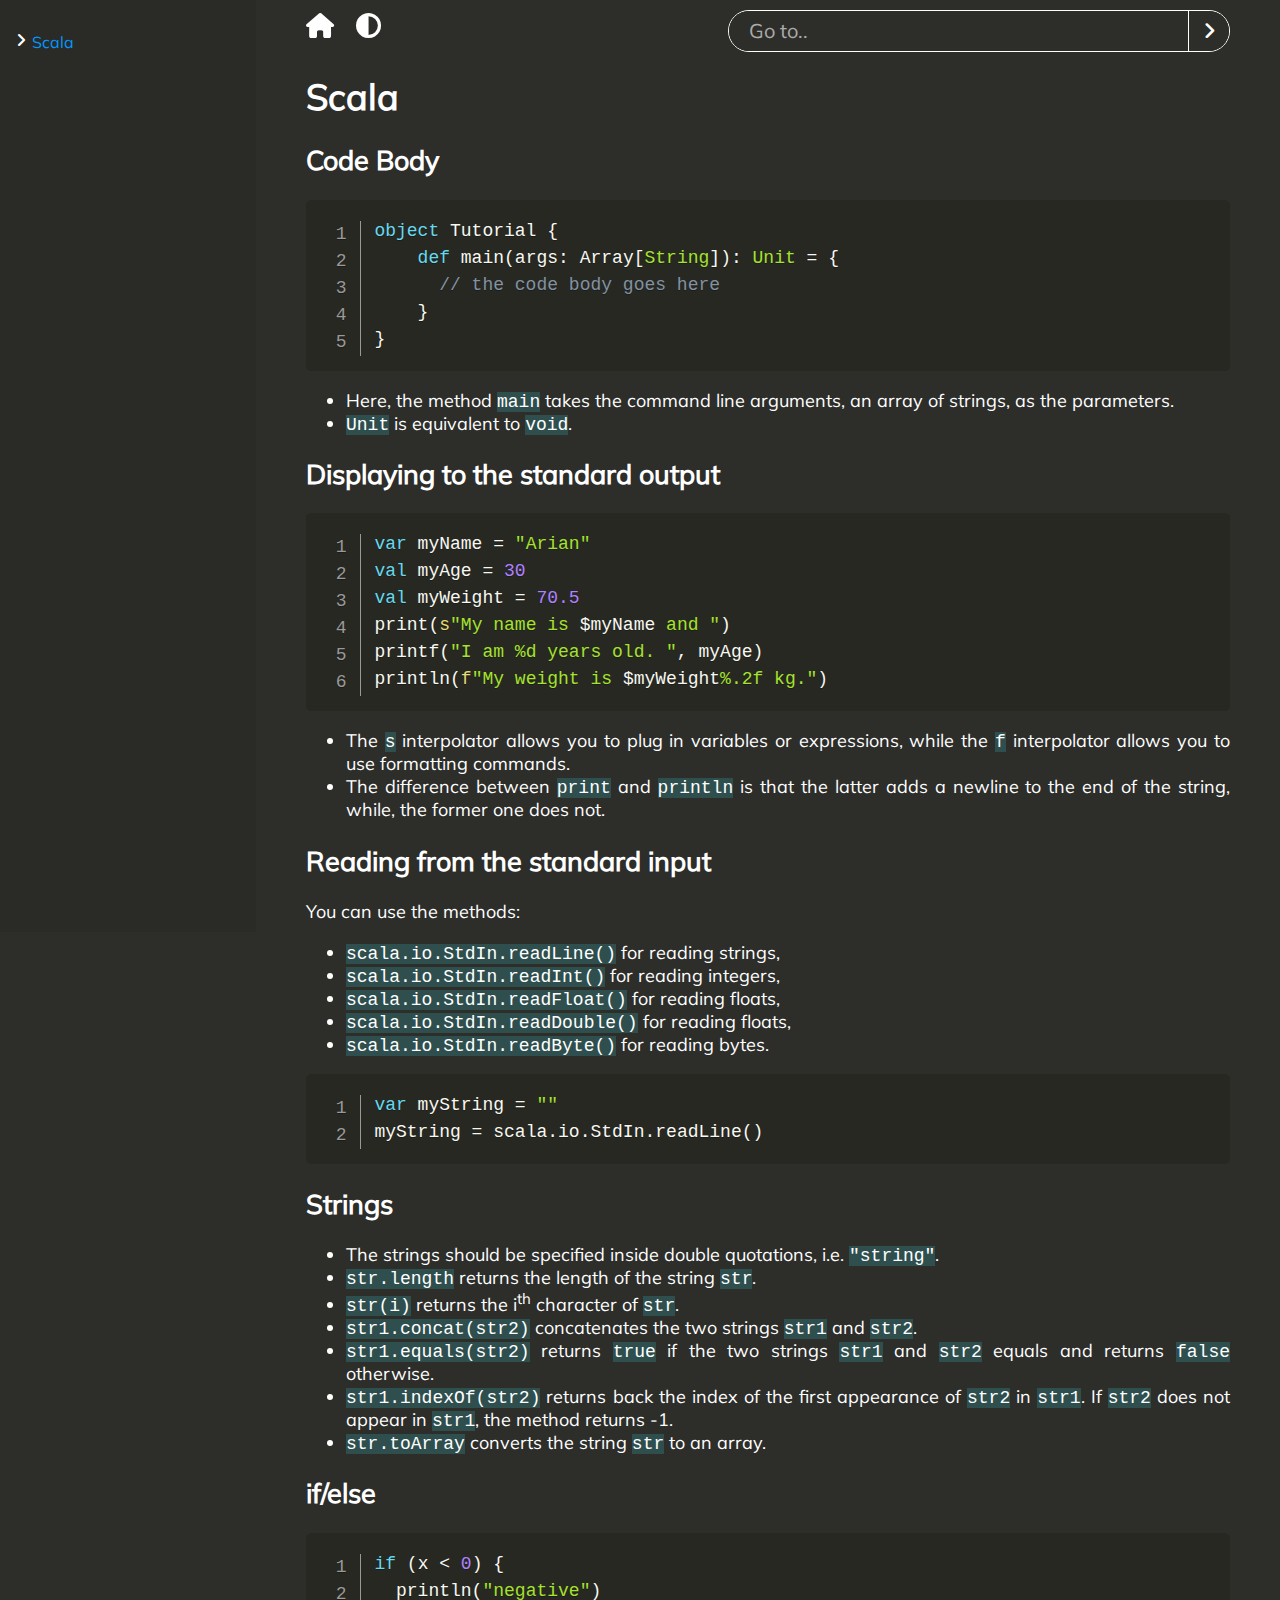
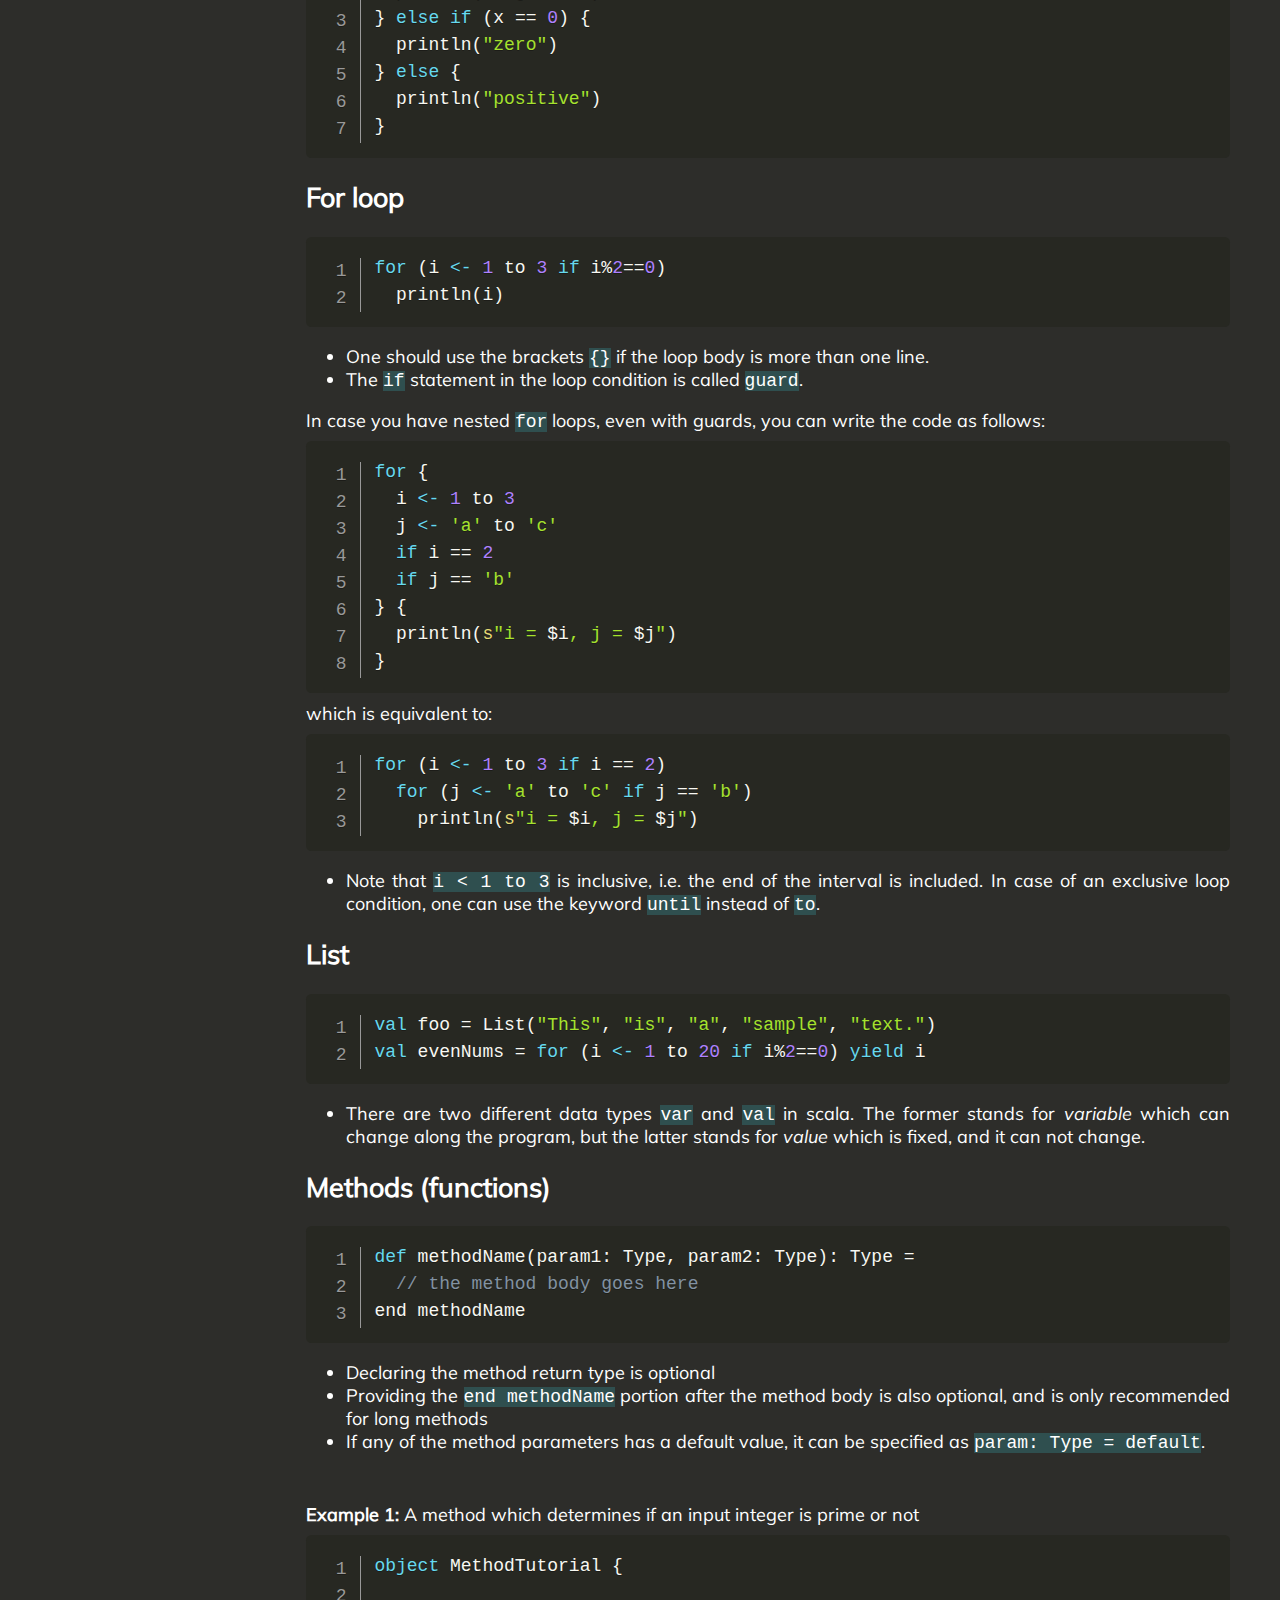
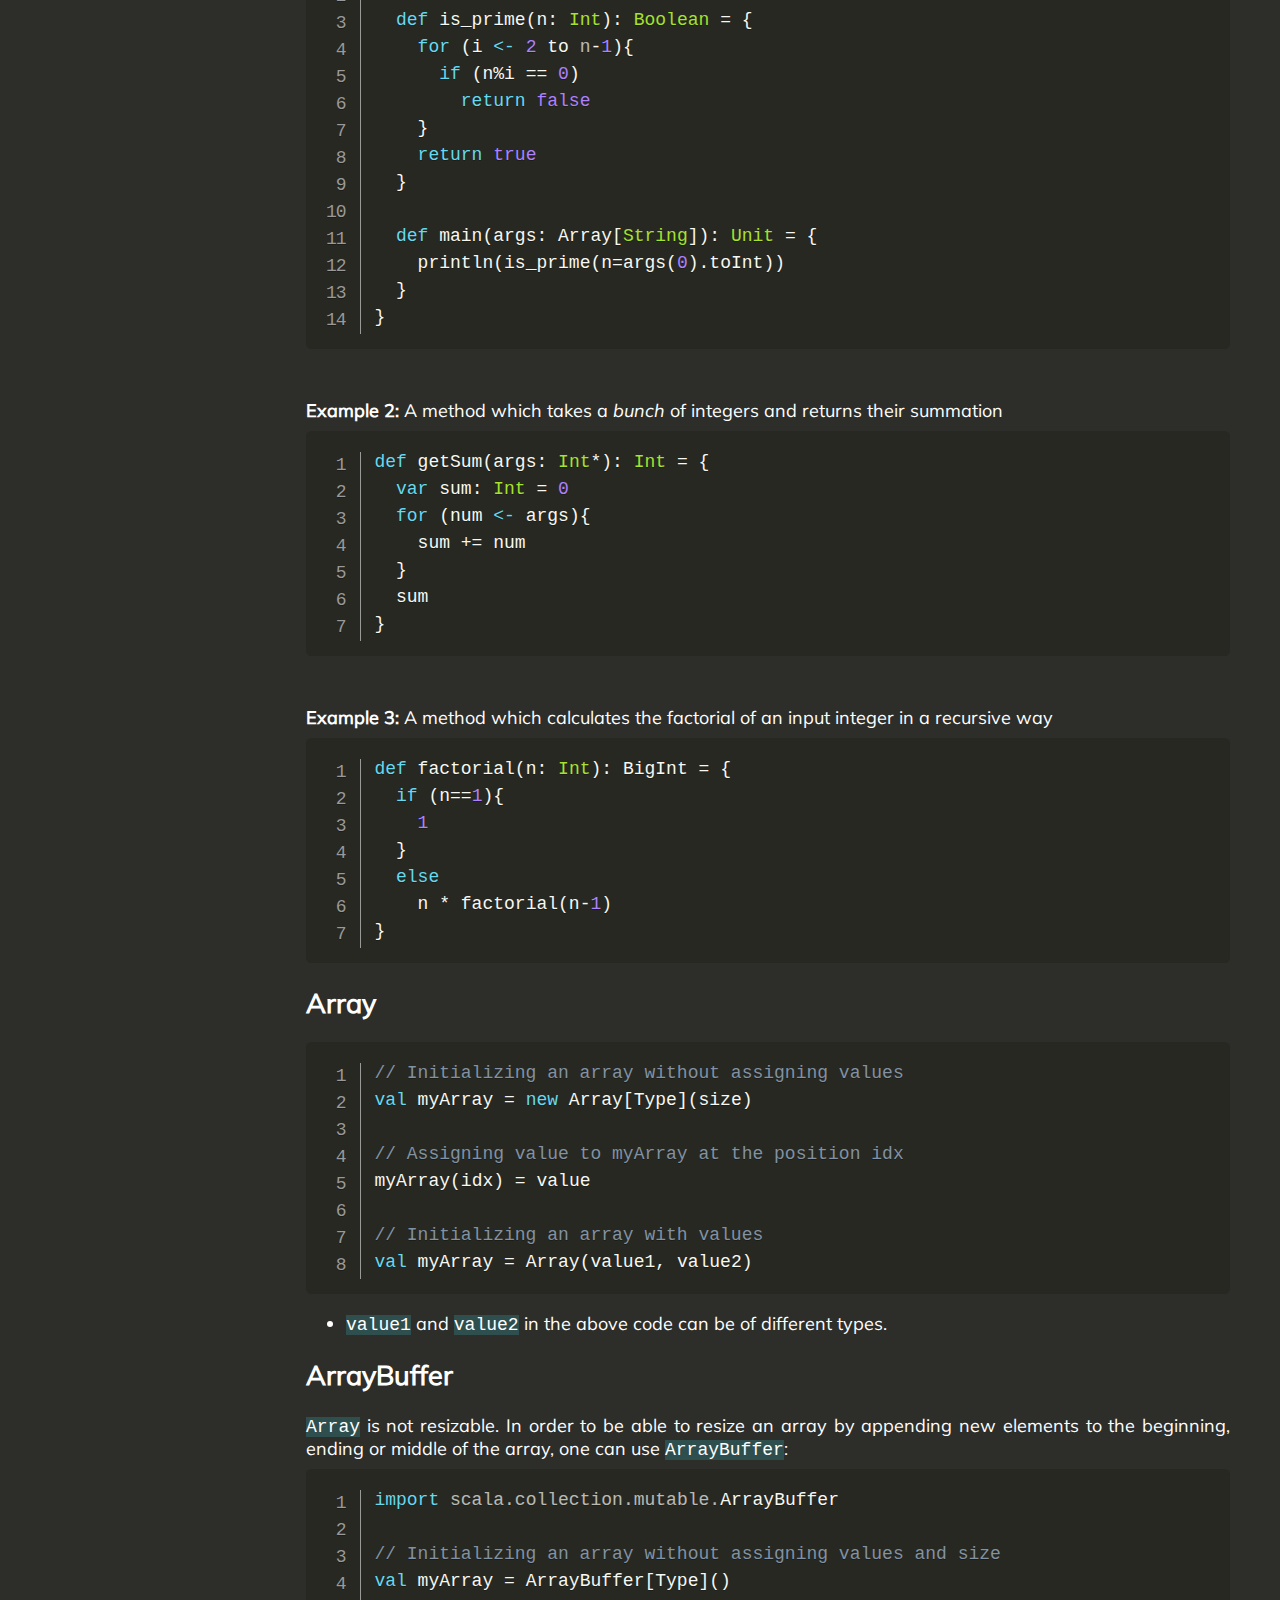
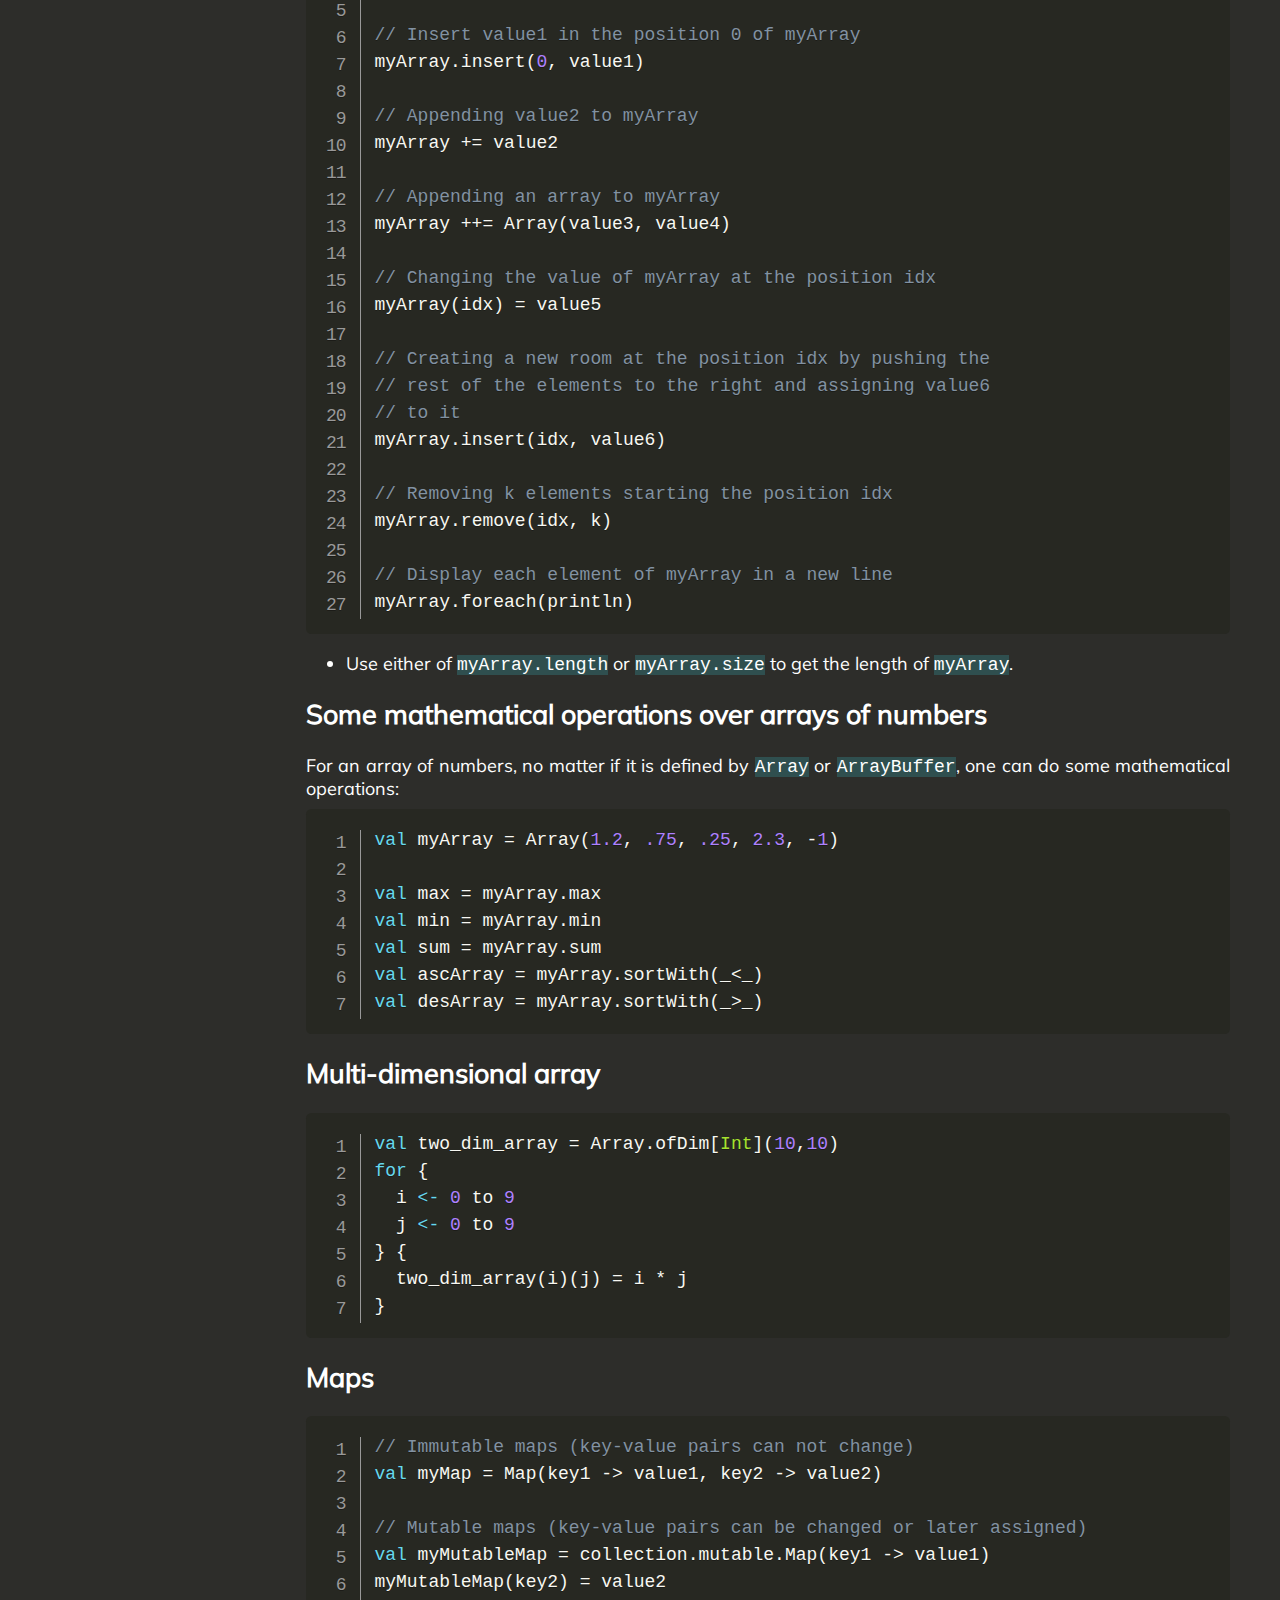
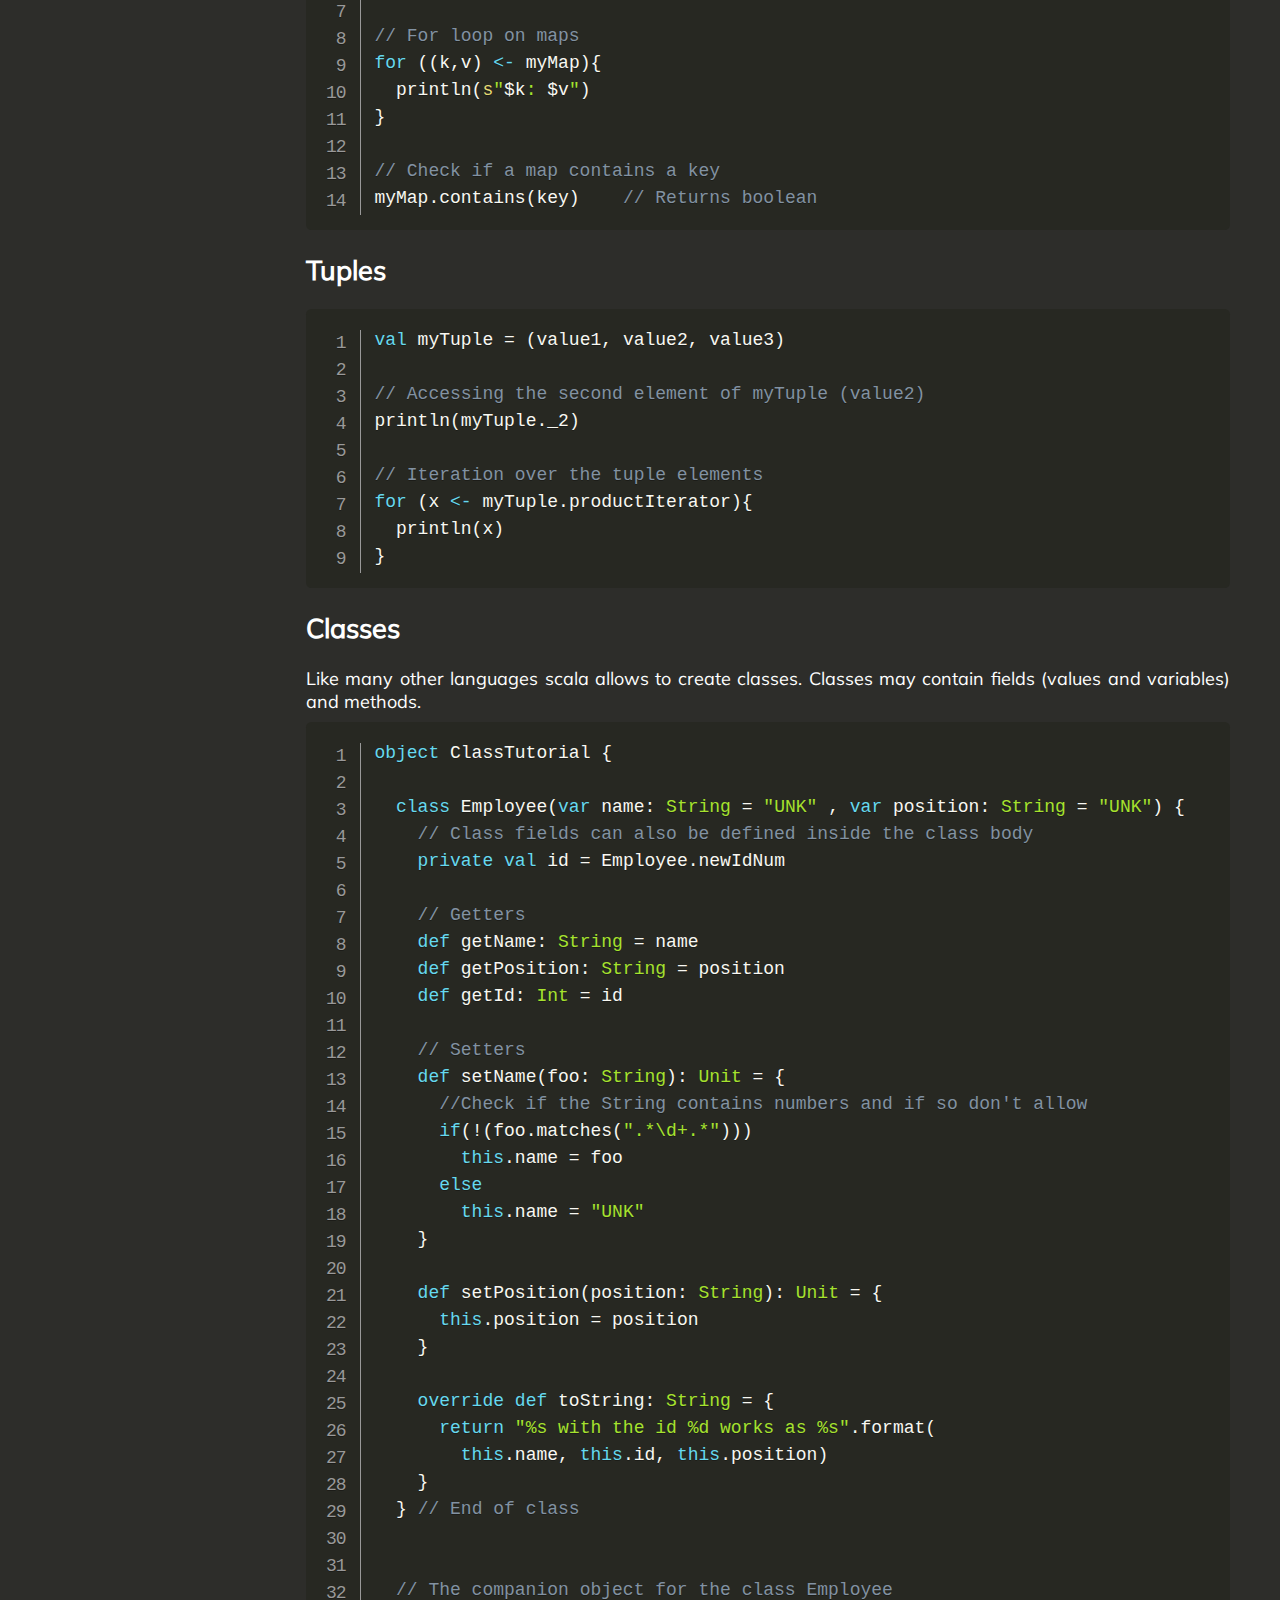
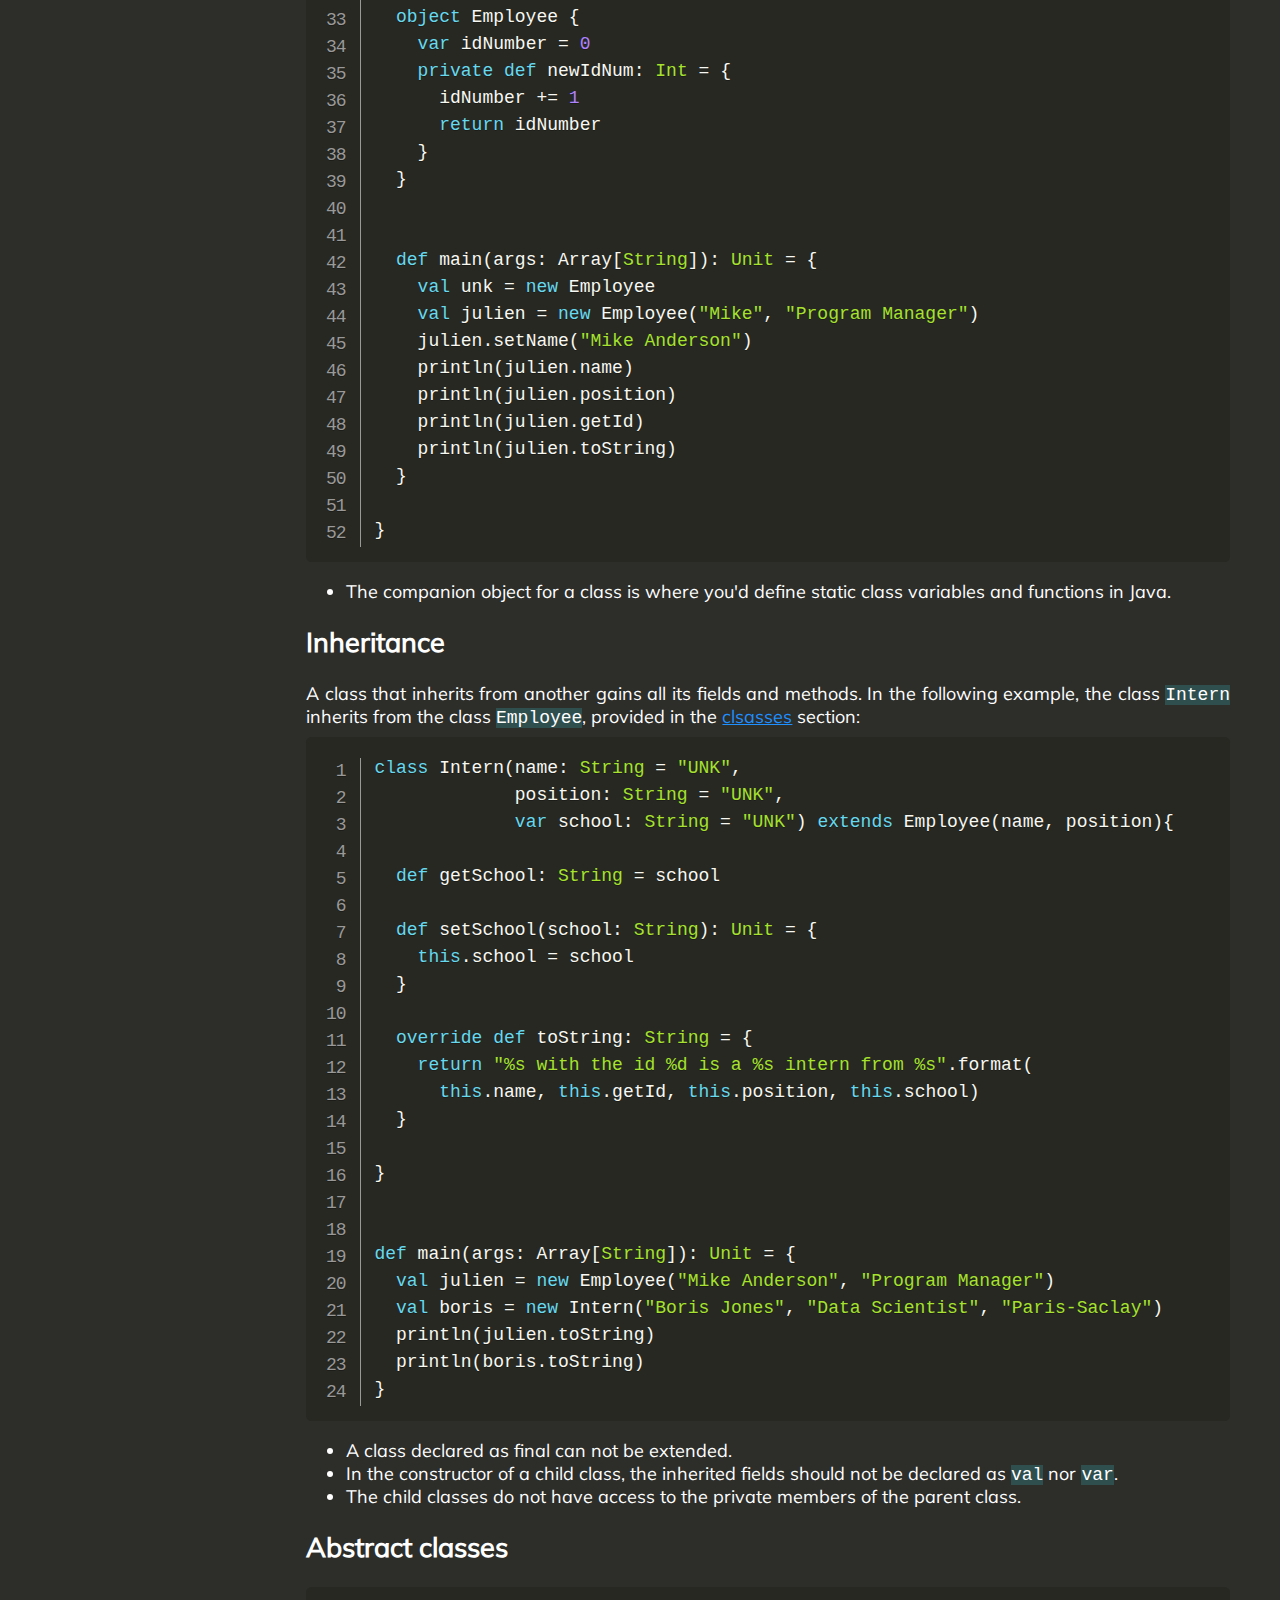
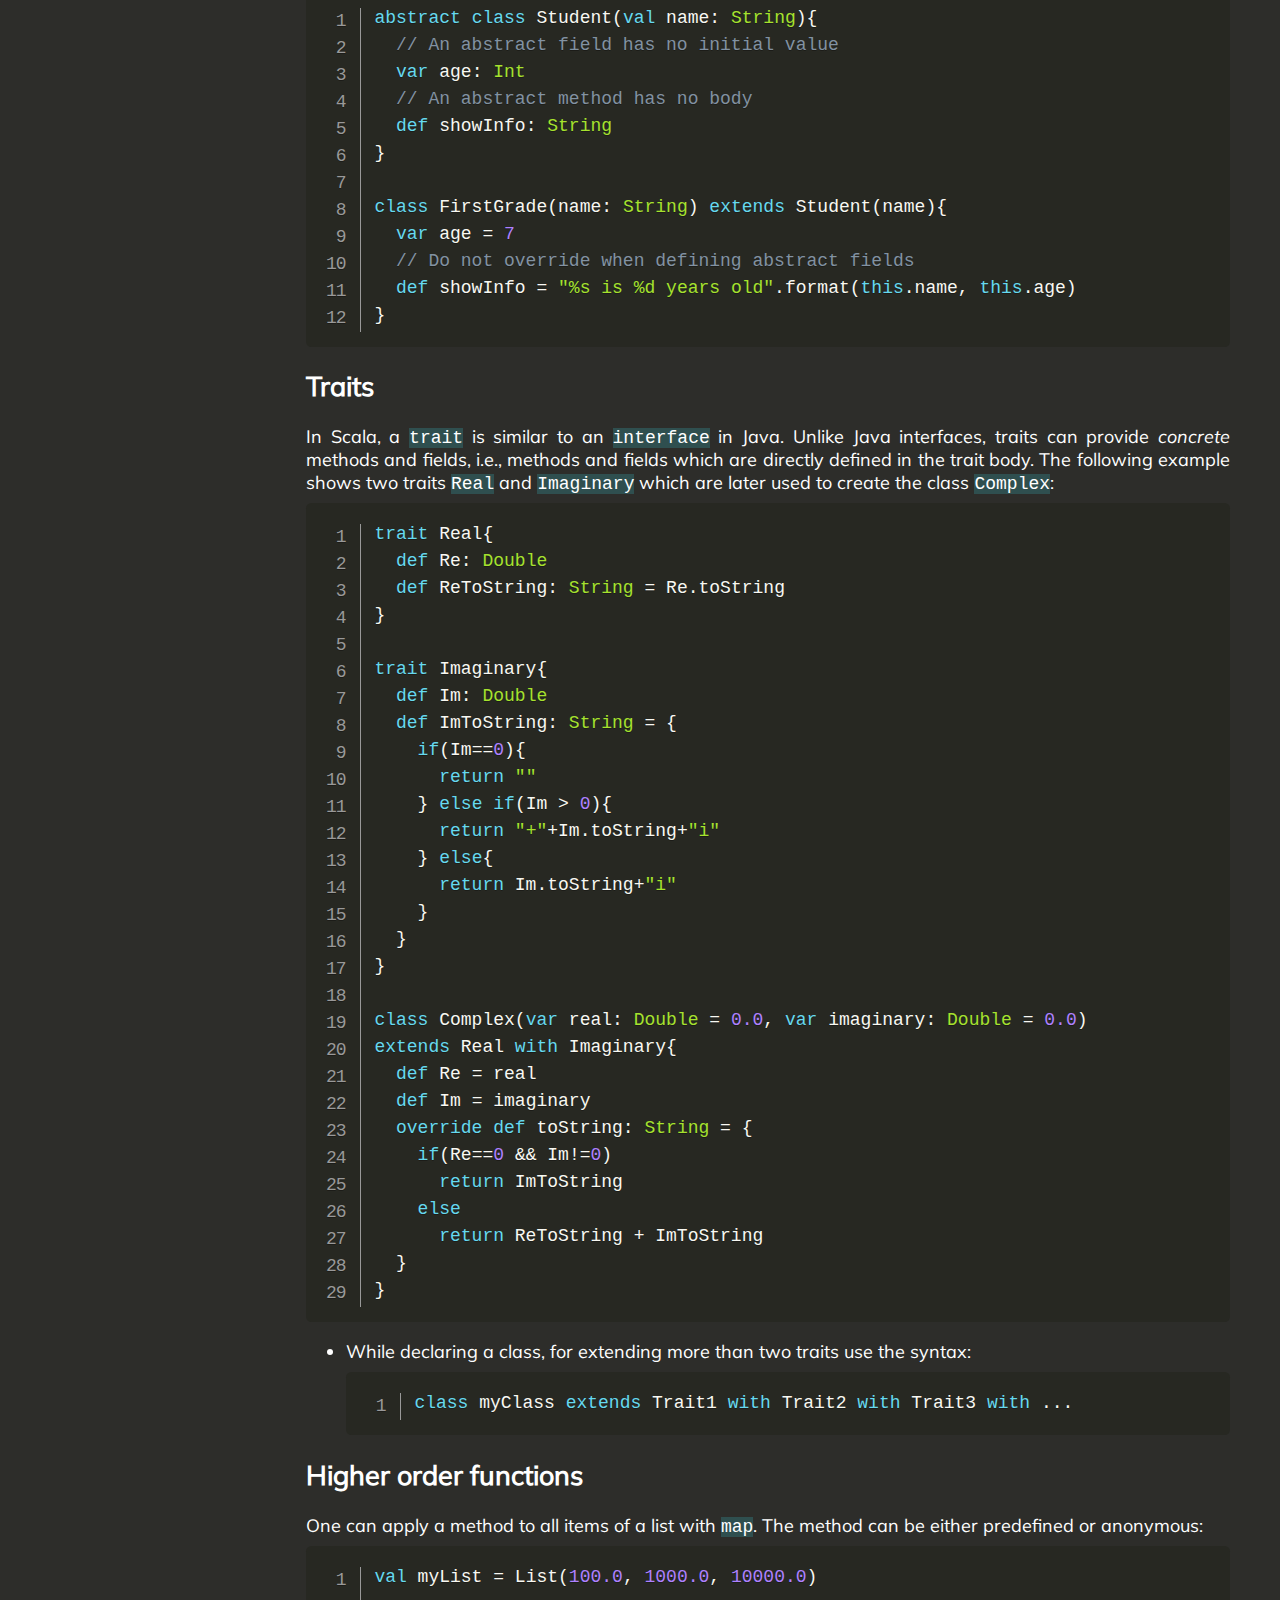
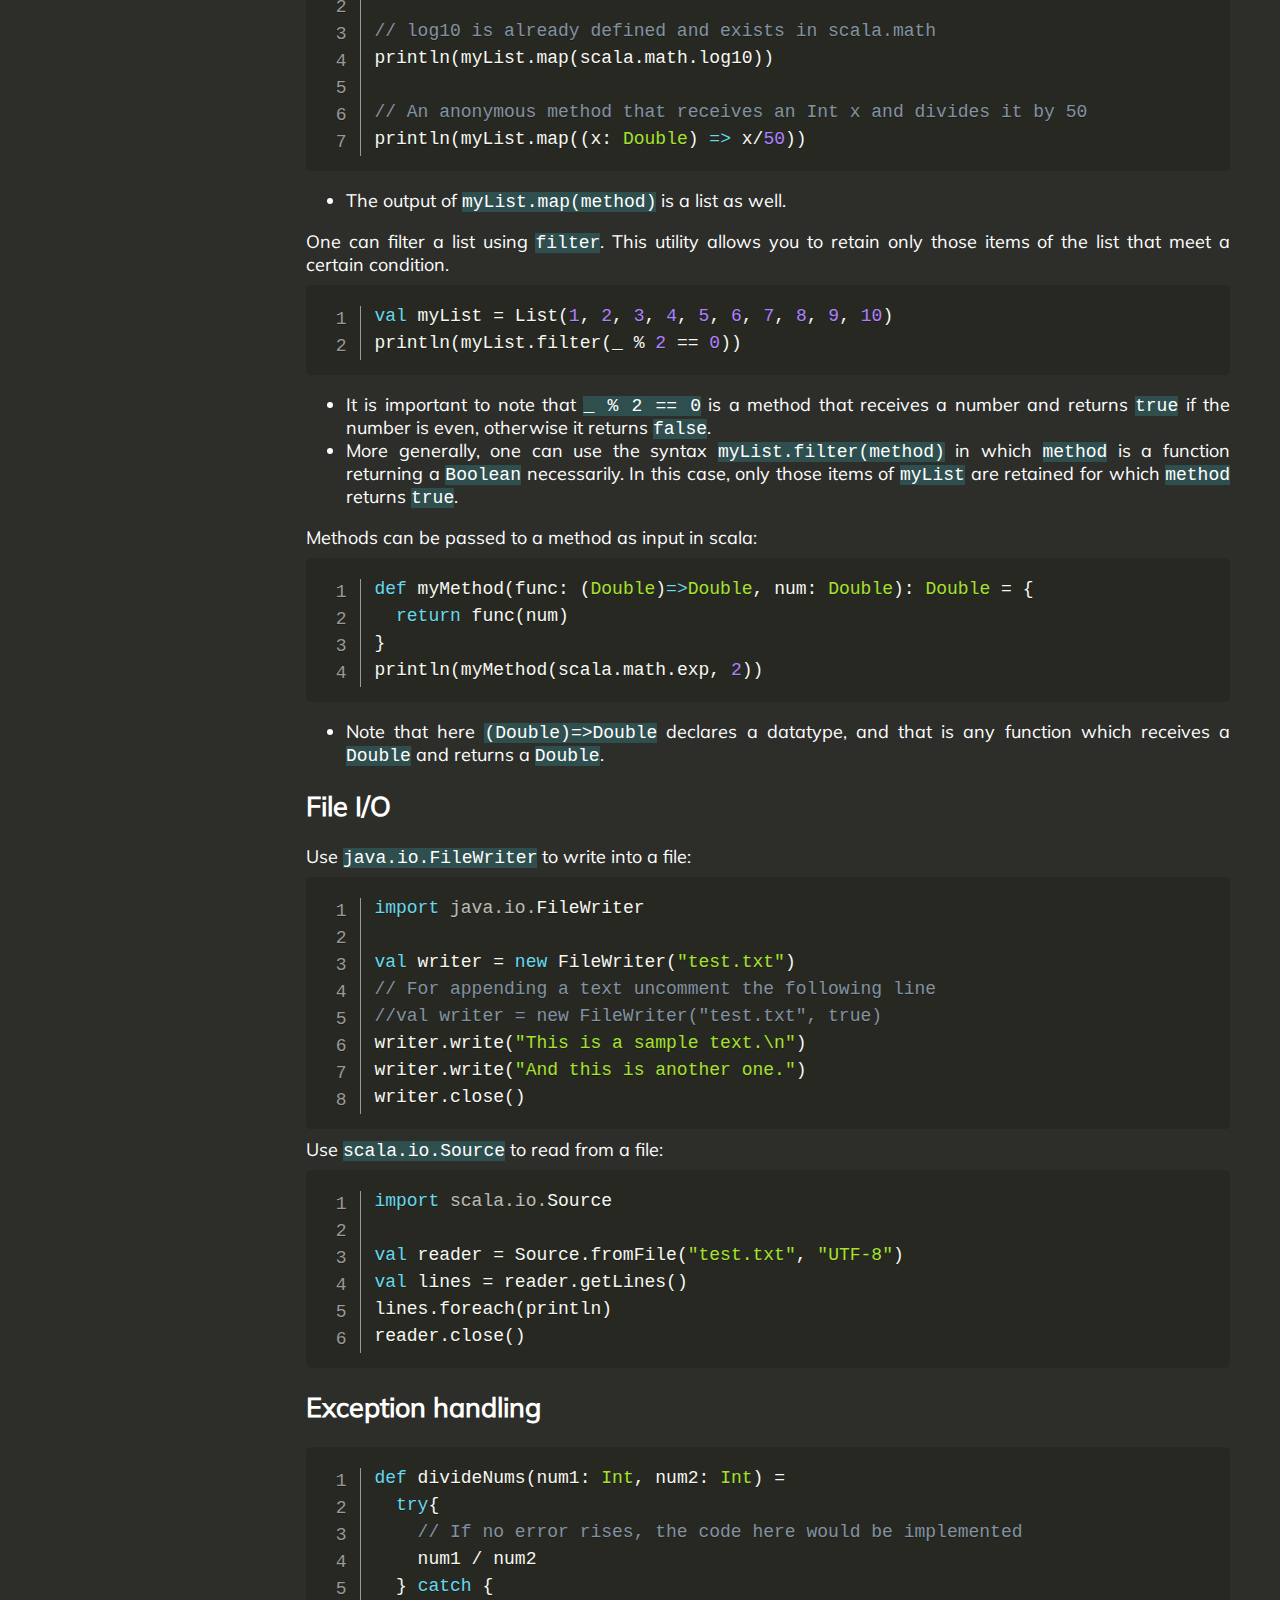
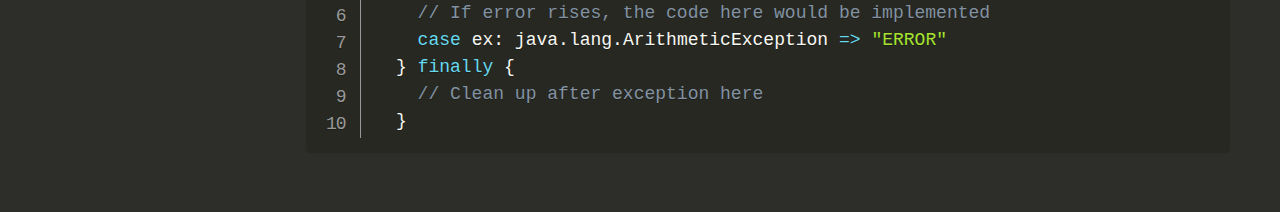
<file: pages/scala.html>
<!DOCTYPE html>
<html lang="en">
<head>
    <title>Scala</title>
    <meta charset="utf-8">
    <!--
    <script type="text/javascript" src="../live.js"></script>
    -->
    <script id="MathJax-script" async src="../mathjax/tex-chtml.js"></script>
    <link rel="stylesheet" href="../fontawesome-free/css/all.css">
    <script src="../loadPrismTheme.js"></script>
    <link rel="stylesheet" href="../myStyle.css">
    <link rel="stylesheet" href="../search.css">
</head>

<body class="line-numbers" style="font-family: Mulish">
    <script>
        document.body.classList.add(themeMode);
    </script>
    <div class="sticky-container">
        <div class="toc"></div>
        <div class="toolBar">
            <div class="inner-wrapper">
                <div class="homeButton" style="left: 0; top: 10px;"></div>
                <div class="themeButton" style="left: 50px; top: 10px;"></div>
                <div class="searchContainer" style="right: 0; top: 10px;"></div>
            </div>
        </div>
    </div>

    <div class="content" style="padding-bottom: 50px; padding-top: 50px;">

        <h1>Scala</h1>
        <h2>Code Body</h2>
            <pre><code class="language-scala">
                object Tutorial {
                    def main(args: Array[String]): Unit = {
                      // the code body goes here
                    }
                }
            </code></pre>

            <ul>
                <li>Here, the method <code>main</code> takes the command line arguments, an array of strings, as the parameters.</li>
                <li><code>Unit</code> is equivalent to <code>void</code>.</li>
            </ul>

        <h2>Displaying to the standard output</h2>
        <pre><code class="language-scala">
            var myName = "Arian"
            val myAge = 30
            val myWeight = 70.5
            print(s"My name is $myName and ")
            printf("I am %d years old. ", myAge)
            println(f"My weight is $myWeight%.2f kg.")
        </code></pre>

        <ul>
            <li>The <code>s</code> interpolator allows you to plug in variables or expressions, while the <code>f</code> interpolator allows you to use formatting commands.</li>
            <li>The difference between <code>print</code> and <code>println</code> is that the latter adds a newline to the end of the string, while, the former one does not.</li>
        </ul>

        <h2>Reading from the standard input</h2>
        You can use the methods:
        <ul>
            <li><code>scala.io.StdIn.readLine()</code> for reading strings,</li>
            <li><code>scala.io.StdIn.readInt()</code> for reading integers,</li> 
            <li><code>scala.io.StdIn.readFloat()</code> for reading floats,</li>
            <li><code>scala.io.StdIn.readDouble()</code> for reading floats,</li>
            <li><code>scala.io.StdIn.readByte()</code> for reading bytes.</li>
        </ul>
        
        <pre><code class="language-scala">
        var myString = ""
        myString = scala.io.StdIn.readLine()
        </code></pre>

        <h2>Strings</h2>
        <ul>
            <li>The strings should be specified inside double quotations, i.e. <code>"string"</code>.</li>
            <li><code>str.length</code> returns the length of the string <code>str</code>.</li>
            <li><code>str(i)</code> returns the i<sup>th</sup> character of <code>str</code>.</li>
            <li><code>str1.concat(str2)</code> concatenates the two strings <code>str1</code> and <code>str2</code>.</li>
            <li><code>str1.equals(str2)</code> returns <code>true</code> if the two strings <code>str1</code> and <code>str2</code> equals and returns <code>false</code> otherwise.</li>
            <li><code>str1.indexOf(str2)</code> returns back the index of the first appearance of <code>str2</code> in <code>str1</code>. If <code>str2</code> does not appear in <code>str1</code>, the method returns -1.</li>
            <li><code>str.toArray</code> converts the string <code>str</code> to an array.</li>
        </ul>

        <h2>if/else</h2>
        <pre><code class="language-scala">
            if (x < 0) {
              println("negative")
            } else if (x == 0) {
              println("zero")
            } else {
              println("positive")
            }
        </code></pre>

        <h2>For loop</h2>
        <pre><code class="language-scala">
            for (i <- 1 to 3 if i%2==0)
              println(i)
        </code></pre>
                
        <ul>
            <li>One should use the brackets <code>{}</code> if the loop body is more than one line.</li>
            <li>The <code>if</code> statement in the loop condition is called <code>guard</code>.</li>
        </ul>
            
        In case you have nested <code>for</code> loops, even with guards, you can write the code as follows:
            
        <pre><code class="language-scala">
            for {
              i <- 1 to 3
              j <- 'a' to 'c'
              if i == 2
              if j == 'b'
            } {
              println(s"i = $i, j = $j")
            }
        </code></pre>
            
        which is equivalent to:
            
        <pre><code class="language-scala">
            for (i <- 1 to 3 if i == 2)
              for (j <- 'a' to 'c' if j == 'b')
                println(s"i = $i, j = $j")
        </code></pre>
            
            
        <ul>
            <li>Note that <code>i < 1 to 3</code> is inclusive, i.e. the end of the interval is included. In case of an exclusive loop condition, one can use the keyword <code>until</code> instead of <code>to</code>.</li>
        </ul>
        

        <h2>List</h2>

        <pre><code class="language-scala">
            val foo = List("This", "is", "a", "sample", "text.")
            val evenNums = for (i <- 1 to 20 if i%2==0) yield i
        </code></pre>
        
        
        <ul>
            <li>There are two different data types <code>var</code> and <code>val</code> in scala. The former stands for <i>variable</i> which can change along the program, but the latter stands for <i>value</i> which is fixed, and it can not change.</li>
        </ul>
        
        
        <h2>Methods (functions)</h2>
        
        <pre><code class="language-scala">
            def methodName(param1: Type, param2: Type): Type =
              // the method body goes here
            end methodName
        </code></pre>
        
        
        <ul>
            <li>Declaring the method return type is optional</li>
            <li>Providing the <code>end methodName</code> portion after the method body is also optional, and is only recommended for long methods</li>
            <li>If any of the method parameters has a default value, it can be specified as <code>param: Type = default</code>.</li>
        </ul>
        
        <p style="margin: 50px 0 0 0 ">
            <b>Example 1:</b> A method which determines if an input integer is prime or not
        </p>

        <pre><code class="language-scala">
            object MethodTutorial {
            
              def is_prime(n: Int): Boolean = {
                for (i <- 2 to n-1){
                  if (n%i == 0)
                    return false
                }
                return true
              }
          
              def main(args: Array[String]): Unit = {
                println(is_prime(n=args(0).toInt))
              }
            }
        </code></pre>
       
        <p style="margin: 50px 0 0 0 ">
            <b>Example 2:</b> A method which takes a <i>bunch</i> of integers and returns their summation
        </p>
        
        <pre><code class="language-scala">
            def getSum(args: Int*): Int = {
              var sum: Int = 0
              for (num <- args){
                sum += num
              }
              sum
            }
        </code></pre>
        
        <p style="margin: 50px 0 0 0 ">
            <b>Example 3:</b> A method which calculates the factorial of an input integer in a recursive way
        </p>
        
        <pre><code class="language-scala">
            def factorial(n: Int): BigInt = {
              if (n==1){
                1
              }
              else
                n * factorial(n-1)
            }
        </code></pre>

        <h2>Array</h2>

        <pre><code class="language-scala">
            // Initializing an array without assigning values
            val myArray = new Array[Type](size)
            
            // Assigning value to myArray at the position idx
            myArray(idx) = value
            
            // Initializing an array with values
            val myArray = Array(value1, value2)
        </code></pre>
        
        
        <ul>
            <li><code>value1</code> and <code>value2</code> in the above code can be of different types.</li>
        </ul>
        
        
        <h2>ArrayBuffer</h2>
        
        <code>Array</code> is not resizable. In order to be able to resize
        an array by appending new elements to the beginning,
        ending or middle of the array, one can use
        <code>ArrayBuffer</code>:
        
        <pre><code class="language-scala">
            import scala.collection.mutable.ArrayBuffer
            
            // Initializing an array without assigning values and size
            val myArray = ArrayBuffer[Type]()
            
            // Insert value1 in the position 0 of myArray
            myArray.insert(0, value1)
            
            // Appending value2 to myArray
            myArray += value2
            
            // Appending an array to myArray
            myArray ++= Array(value3, value4)
            
            // Changing the value of myArray at the position idx
            myArray(idx) = value5
            
            // Creating a new room at the position idx by pushing the
            // rest of the elements to the right and assigning value6
            // to it
            myArray.insert(idx, value6)
            
            // Removing k elements starting the position idx
            myArray.remove(idx, k)
            
            // Display each element of myArray in a new line
            myArray.foreach(println)
        </code></pre>
        
        
        <ul>
            <li>Use either of <code>myArray.length</code> or <code>myArray.size</code> to get the length of <code>myArray</code>.</li>
        </ul>
        
        <h2>Some mathematical operations over arrays of numbers</h2>
        
        For an array of numbers, no matter if it is defined by <code>Array</code> or
        <code>ArrayBuffer</code>, one can do some mathematical
        operations:
        
        <pre><code class="language-scala">
            val myArray = Array(1.2, .75, .25, 2.3, -1)
            
            val max = myArray.max
            val min = myArray.min
            val sum = myArray.sum
            val ascArray = myArray.sortWith(_<_)
            val desArray = myArray.sortWith(_>_)
        </code></pre>
        
        <h2>Multi-dimensional array</h2>

        <pre><code class="language-scala">
            val two_dim_array = Array.ofDim[Int](10,10)
            for {
              i <- 0 to 9
              j <- 0 to 9
            } {
              two_dim_array(i)(j) = i * j
            }
        </code></pre>
        
        <h2>Maps</h2>
        
        <pre><code class="language-scala">
            // Immutable maps (key-value pairs can not change)
            val myMap = Map(key1 -> value1, key2 -> value2)
            
            // Mutable maps (key-value pairs can be changed or later assigned)
            val myMutableMap = collection.mutable.Map(key1 -> value1)
            myMutableMap(key2) = value2
            
            // For loop on maps
            for ((k,v) <- myMap){
              println(s"$k: $v")
            }

            // Check if a map contains a key
            myMap.contains(key)    // Returns boolean
        </code></pre>

        <h2>Tuples</h2>

        <pre><code class="language-scala">
            val myTuple = (value1, value2, value3)
            
            // Accessing the second element of myTuple (value2)
            println(myTuple._2)
            
            // Iteration over the tuple elements
            for (x <- myTuple.productIterator){
              println(x)
            }
        </code></pre>
        

        <h2>Classes</h2>
        
        Like many other languages scala allows to create classes. Classes may contain fields (values and
        variables) and methods.
        
        <pre><code class="language-scala">
            object ClassTutorial {
            
              class Employee(var name: String = "UNK" , var position: String = "UNK") {
                // Class fields can also be defined inside the class body
                private val id = Employee.newIdNum
            
                // Getters
                def getName: String = name
                def getPosition: String = position
                def getId: Int = id
            
                // Setters
                def setName(foo: String): Unit = {
                  //Check if the String contains numbers and if so don't allow
                  if(!(foo.matches(".*\d+.*")))
                    this.name = foo
                  else
                    this.name = "UNK"
                }
            
                def setPosition(position: String): Unit = {
                  this.position = position
                }
            
                override def toString: String = {
                  return "%s with the id %d works as %s".format(
                    this.name, this.id, this.position)
                }
              } // End of class
          
          
              // The companion object for the class Employee
              object Employee {
                var idNumber = 0
                private def newIdNum: Int = {
                  idNumber += 1
                  return idNumber 
                }
              }
          
          
              def main(args: Array[String]): Unit = {
                val unk = new Employee
                val julien = new Employee("Mike", "Program Manager")
                julien.setName("Mike Anderson")
                println(julien.name)
                println(julien.position)
                println(julien.getId)
                println(julien.toString)
              }
          
            }
        </code></pre>
        
        
        <ul>
            <li>The companion object for a class is where you'd define static class variables and functions in Java.</li>
        </ul>

        
        <h2>Inheritance</h2>
        
        A class that inherits from another gains all its fields and methods. In the following example, the class
        <code>Intern</code> inherits from the class <code>Employee</code>, provided in the
        <a href="#classes">clsasses</a> section:
        
        <pre><code class="language-scala">
            class Intern(name: String = "UNK",
                         position: String = "UNK",
                         var school: String = "UNK") extends Employee(name, position){
            
              def getSchool: String = school
                        
              def setSchool(school: String): Unit = {
                this.school = school
              }

              override def toString: String = {
                return "%s with the id %d is a %s intern from %s".format(
                  this.name, this.getId, this.position, this.school)
              }
          
            }


            def main(args: Array[String]): Unit = {
              val julien = new Employee("Mike Anderson", "Program Manager")
              val boris = new Intern("Boris Jones", "Data Scientist", "Paris-Saclay")
              println(julien.toString)
              println(boris.toString)
            }
        </code></pre>
        
        
        <ul>
            <li>A class declared as final can not be extended.</li>
            <li>In the constructor of a child class, the inherited fields should not be declared as <code>val</code> nor <code>var</code>.</li>
            <li>The child classes do not have access to the private members of the parent class.</li>
        </ul>

        
        <h2>Abstract classes</h2>
        
        <pre><code class="language-scala">
            abstract class Student(val name: String){
              // An abstract field has no initial value
              var age: Int
              // An abstract method has no body
              def showInfo: String
            }

            class FirstGrade(name: String) extends Student(name){
              var age = 7
              // Do not override when defining abstract fields
              def showInfo = "%s is %d years old".format(this.name, this.age)
            }
        </code></pre>
        

        <h2>Traits</h2>
        
        In Scala, a <code>trait</code> is similar to an <code>interface</code> in
        Java. Unlike Java interfaces, traits can provide <i>concrete</i> methods and fields,
        i.e., methods and fields which are directly defined in the trait body. The
        following example shows two traits <code>Real</code> and <code>Imaginary</code>
        which are later used to create the class <code>Complex</code>:
        
        <pre><code class="language-scala">
            trait Real{
              def Re: Double
              def ReToString: String = Re.toString
            }

            trait Imaginary{
              def Im: Double
              def ImToString: String = {
                if(Im==0){
                  return ""
                } else if(Im > 0){
                  return "+"+Im.toString+"i"
                } else{
                  return Im.toString+"i"
                }
              }
            }

            class Complex(var real: Double = 0.0, var imaginary: Double = 0.0)
            extends Real with Imaginary{
              def Re = real
              def Im = imaginary
              override def toString: String = {
                if(Re==0 && Im!=0)
                  return ImToString
                else
                  return ReToString + ImToString
              }
            }
        </code></pre>
        
        <ul>
            <li>
                While declaring a class, for extending more than two traits use the syntax:
                <pre><code class="language-scala">
                    class myClass extends Trait1 with Trait2 with Trait3 with ...
                </code></pre>
            </li>
        </ul>
        

        <h2>Higher order functions</h2>
        
        One can apply a method to all items of a list with <code>map</code>. The method can be
        either predefined or anonymous:
        
        <pre><code class="language-scala">
            val myList = List(100.0, 1000.0, 10000.0)
            
            // log10 is already defined and exists in scala.math
            println(myList.map(scala.math.log10))
            
            // An anonymous method that receives an Int x and divides it by 50
            println(myList.map((x: Double) => x/50))
        </code></pre>
        
        
        <ul>
            <li>The output of <code>myList.map(method)</code> is a list as well.</li>
        </ul>
        
        One can filter a list using <code>filter</code>. This utility allows you to
        retain only those items of the list that meet a certain condition.
        
        <pre><code class="language-scala">
            val myList = List(1, 2, 3, 4, 5, 6, 7, 8, 9, 10)
            println(myList.filter(_ % 2 == 0))
        </code></pre>
        
        
        <ul>
            <li>It is important to note that <code>_ % 2 == 0</code> is a method that receives a number and returns <code>true</code> if the number is even, otherwise it returns <code>false</code>.</li>
            <li>More generally, one can use the syntax <code>myList.filter(method)</code> in which <code>method</code> is a function returning a <code>Boolean</code> necessarily. In this case, only those items of <code>myList</code> are retained for which <code>method</code> returns <code>true</code>.</li>
        </ul>
        
        Methods can be passed to a method as input in scala:
        
        <pre><code class="language-scala">
            def myMethod(func: (Double)=>Double, num: Double): Double = {
              return func(num)
            }
            println(myMethod(scala.math.exp, 2))
        </code></pre>
        
        <ul>
            <li>Note that here <code>(Double)=>Double</code> declares a datatype, and that is any function which receives a <code>Double</code> and returns a <code>Double</code>.</li>
        </ul>
        

        <h2>File I/O</h2>
        
        Use <code>java.io.FileWriter</code> to write into a file:
        
        <pre><code class="language-scala">
            import java.io.FileWriter
            
            val writer = new FileWriter("test.txt")
            // For appending a text uncomment the following line
            //val writer = new FileWriter("test.txt", true)
            writer.write("This is a sample text.\n")
            writer.write("And this is another one.")
            writer.close()
        </code></pre>
        
        Use <code>scala.io.Source</code> to read from a file:
        
        <pre><code class="language-scala">
            import scala.io.Source
            
            val reader = Source.fromFile("test.txt", "UTF-8")
            val lines = reader.getLines()
            lines.foreach(println)
            reader.close()
        </code></pre>
        
        <h2>Exception handling</h2>
        
        <pre><code class="language-scala">
            def divideNums(num1: Int, num2: Int) =
              try{
                // If no error rises, the code here would be implemented
                num1 / num2
              } catch {
                // If error rises, the code here would be implemented
                case ex: java.lang.ArithmeticException => "ERROR"
              } finally {
                // Clean up after exception here
              }
        </code></pre>

    </div>
    <script src="../search.js"></script>
    <script src="../main.js"></script>
    <script src="../prism/prism.js"></script>
</body>
</html>
</file>
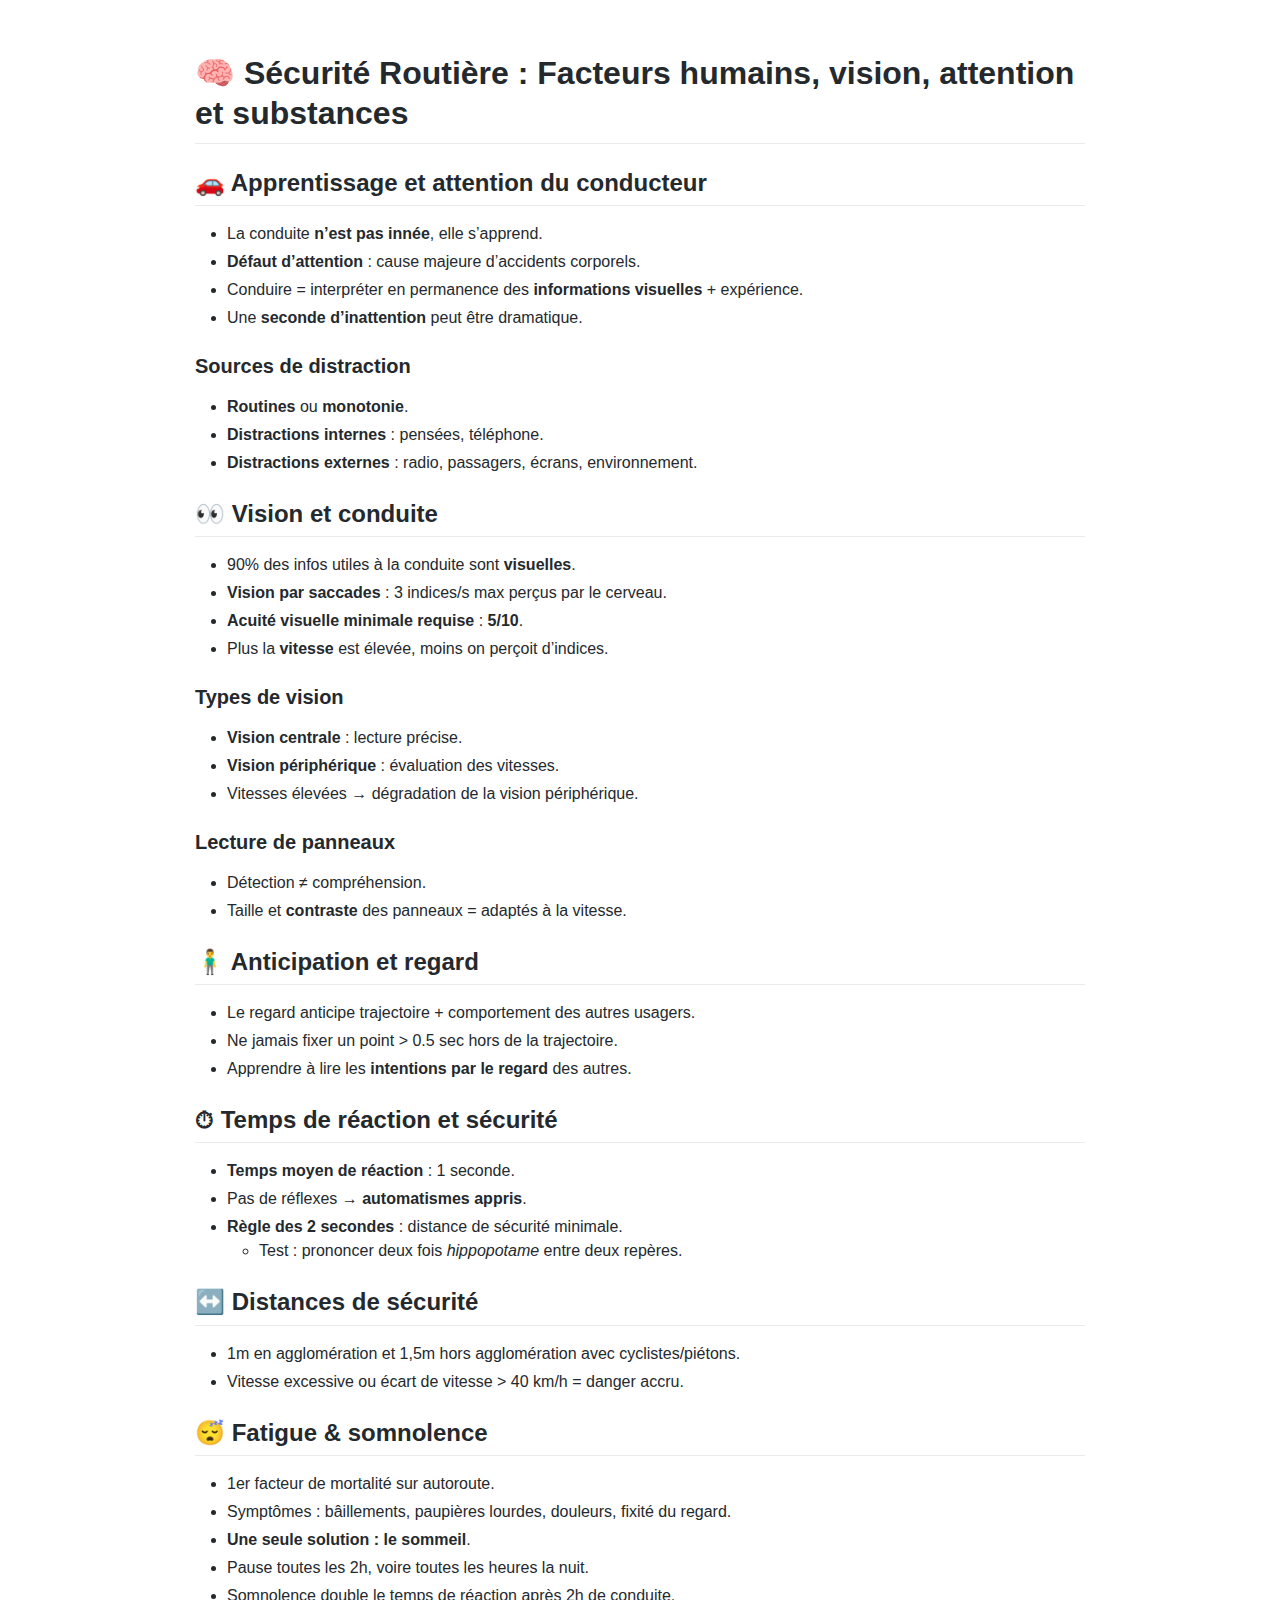
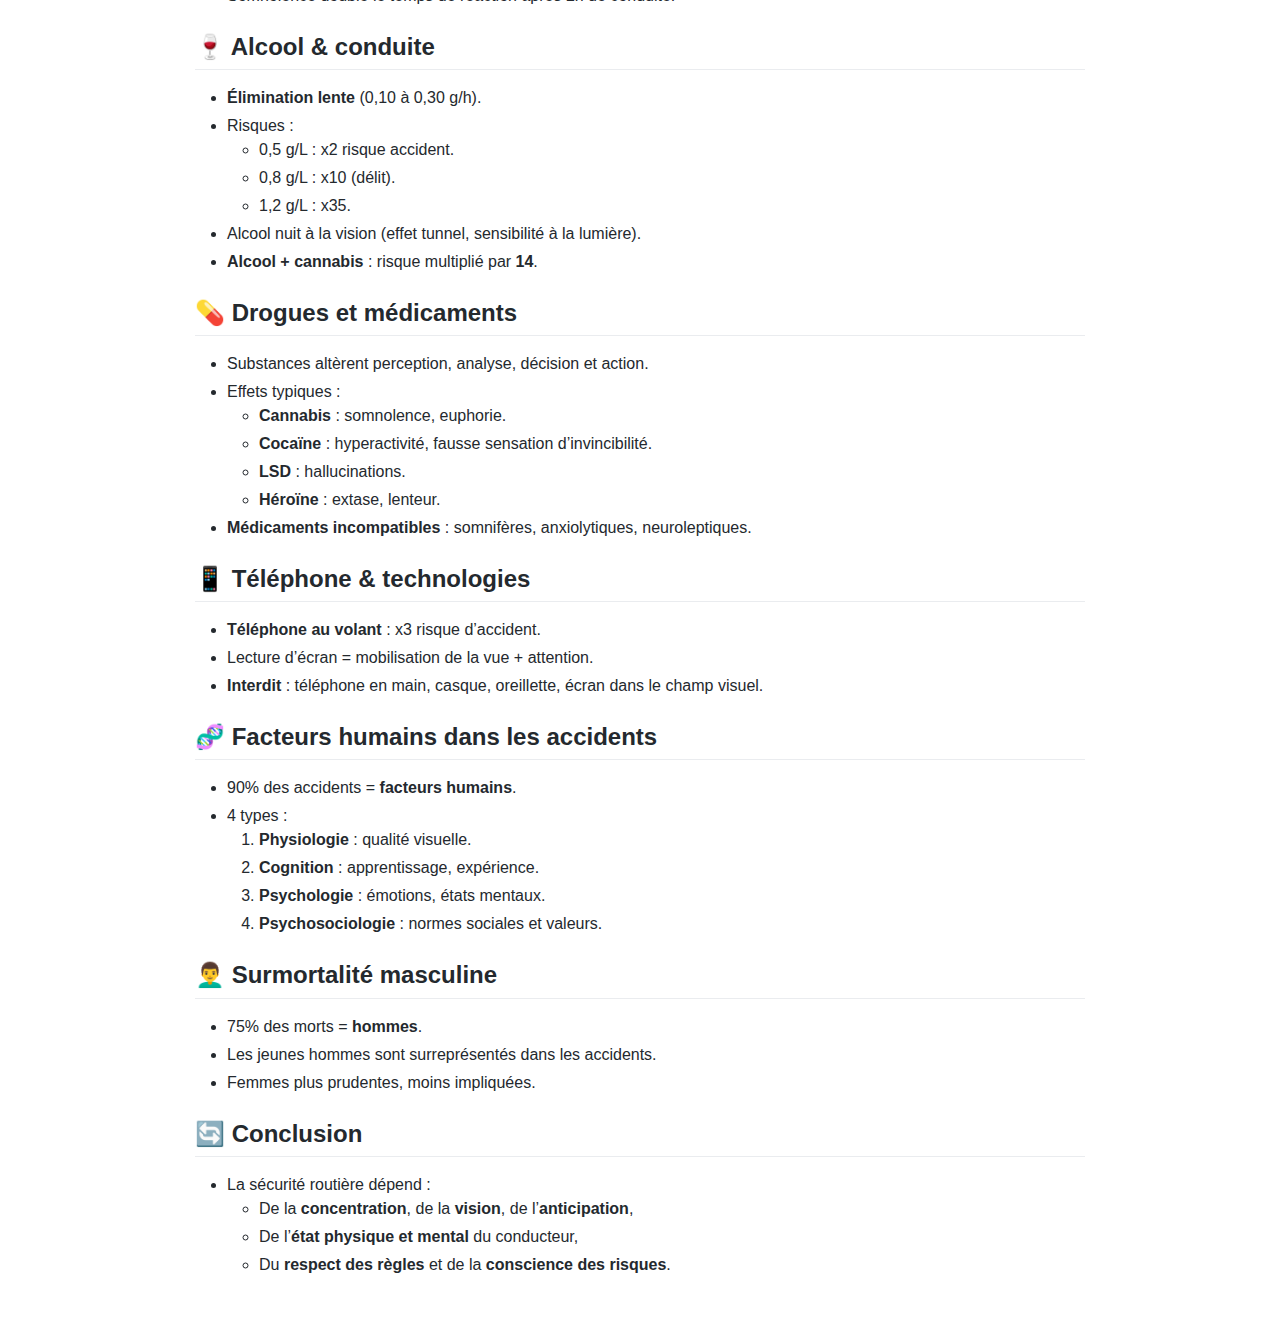
<file: pages/permis_b/C.html>
<!DOCTYPE html>
<html lang="en">
<head>
  <meta charset="UTF-8">
  <meta name="viewport" content="width=device-width, initial-scale=1">
  <title></title>
  <style>
  @font-face {
  font-family: octicons-link;
  src: url([data-uri]) format('woff');
}

.markdown-body .octicon {
  display: inline-block;
  fill: currentColor;
  vertical-align: text-bottom;
}

.markdown-body .anchor {
  float: left;
  line-height: 1;
  margin-left: -20px;
  padding-right: 4px;
}

.markdown-body .anchor:focus {
  outline: none;
}

.markdown-body h1 .octicon-link,
.markdown-body h2 .octicon-link,
.markdown-body h3 .octicon-link,
.markdown-body h4 .octicon-link,
.markdown-body h5 .octicon-link,
.markdown-body h6 .octicon-link {
  color: #1b1f23;
  vertical-align: middle;
  visibility: hidden;
}

.markdown-body h1:hover .anchor,
.markdown-body h2:hover .anchor,
.markdown-body h3:hover .anchor,
.markdown-body h4:hover .anchor,
.markdown-body h5:hover .anchor,
.markdown-body h6:hover .anchor {
  text-decoration: none;
}

.markdown-body h1:hover .anchor .octicon-link,
.markdown-body h2:hover .anchor .octicon-link,
.markdown-body h3:hover .anchor .octicon-link,
.markdown-body h4:hover .anchor .octicon-link,
.markdown-body h5:hover .anchor .octicon-link,
.markdown-body h6:hover .anchor .octicon-link {
  visibility: visible;
}

.markdown-body {
  -ms-text-size-adjust: 100%;
  -webkit-text-size-adjust: 100%;
  color: #24292e;
  line-height: 1.5;
  font-family: -apple-system,BlinkMacSystemFont,Segoe UI,Helvetica,Arial,sans-serif,Apple Color Emoji,Segoe UI Emoji,Segoe UI Symbol;
  font-size: 16px;
  line-height: 1.5;
  word-wrap: break-word;
}

.markdown-body .pl-c {
  color: #6a737d;
}

.markdown-body .pl-c1,
.markdown-body .pl-s .pl-v {
  color: #005cc5;
}

.markdown-body .pl-e,
.markdown-body .pl-en {
  color: #6f42c1;
}

.markdown-body .pl-s .pl-s1,
.markdown-body .pl-smi {
  color: #24292e;
}

.markdown-body .pl-ent {
  color: #22863a;
}

.markdown-body .pl-k {
  color: #d73a49;
}

.markdown-body .pl-pds,
.markdown-body .pl-s,
.markdown-body .pl-s .pl-pse .pl-s1,
.markdown-body .pl-sr,
.markdown-body .pl-sr .pl-cce,
.markdown-body .pl-sr .pl-sra,
.markdown-body .pl-sr .pl-sre {
  color: #032f62;
}

.markdown-body .pl-smw,
.markdown-body .pl-v {
  color: #e36209;
}

.markdown-body .pl-bu {
  color: #b31d28;
}

.markdown-body .pl-ii {
  background-color: #b31d28;
  color: #fafbfc;
}

.markdown-body .pl-c2 {
  background-color: #d73a49;
  color: #fafbfc;
}

.markdown-body .pl-c2:before {
  content: "^M";
}

.markdown-body .pl-sr .pl-cce {
  color: #22863a;
  font-weight: 700;
}

.markdown-body .pl-ml {
  color: #735c0f;
}

.markdown-body .pl-mh,
.markdown-body .pl-mh .pl-en,
.markdown-body .pl-ms {
  color: #005cc5;
  font-weight: 700;
}

.markdown-body .pl-mi {
  color: #24292e;
  font-style: italic;
}

.markdown-body .pl-mb {
  color: #24292e;
  font-weight: 700;
}

.markdown-body .pl-md {
  background-color: #ffeef0;
  color: #b31d28;
}

.markdown-body .pl-mi1 {
  background-color: #f0fff4;
  color: #22863a;
}

.markdown-body .pl-mc {
  background-color: #ffebda;
  color: #e36209;
}

.markdown-body .pl-mi2 {
  background-color: #005cc5;
  color: #f6f8fa;
}

.markdown-body .pl-mdr {
  color: #6f42c1;
  font-weight: 700;
}

.markdown-body .pl-ba {
  color: #586069;
}

.markdown-body .pl-sg {
  color: #959da5;
}

.markdown-body .pl-corl {
  color: #032f62;
  text-decoration: underline;
}

.markdown-body details {
  display: block;
}

.markdown-body summary {
  display: list-item;
}

.markdown-body a {
  background-color: transparent;
}

.markdown-body a:active,
.markdown-body a:hover {
  outline-width: 0;
}

.markdown-body strong {
  font-weight: inherit;
  font-weight: bolder;
}

.markdown-body h1 {
  font-size: 2em;
  margin: .67em 0;
}

.markdown-body img {
  border-style: none;
}

.markdown-body code,
.markdown-body kbd,
.markdown-body pre {
  font-family: monospace,monospace;
  font-size: 1em;
}

.markdown-body hr {
  box-sizing: content-box;
  height: 0;
  overflow: visible;
}

.markdown-body input {
  font: inherit;
  margin: 0;
}

.markdown-body input {
  overflow: visible;
}

.markdown-body [type=checkbox] {
  box-sizing: border-box;
  padding: 0;
}

.markdown-body * {
  box-sizing: border-box;
}

.markdown-body input {
  font-family: inherit;
  font-size: inherit;
  line-height: inherit;
}

.markdown-body a {
  color: #0366d6;
  text-decoration: none;
}

.markdown-body a:hover {
  text-decoration: underline;
}

.markdown-body strong {
  font-weight: 600;
}

.markdown-body hr {
  background: transparent;
  border: 0;
  border-bottom: 1px solid #dfe2e5;
  height: 0;
  margin: 15px 0;
  overflow: hidden;
}

.markdown-body hr:before {
  content: "";
  display: table;
}

.markdown-body hr:after {
  clear: both;
  content: "";
  display: table;
}

.markdown-body table {
  border-collapse: collapse;
  border-spacing: 0;
}

.markdown-body td,
.markdown-body th {
  padding: 0;
}

.markdown-body details summary {
  cursor: pointer;
}

.markdown-body h1,
.markdown-body h2,
.markdown-body h3,
.markdown-body h4,
.markdown-body h5,
.markdown-body h6 {
  margin-bottom: 0;
  margin-top: 0;
}

.markdown-body h1 {
  font-size: 32px;
}

.markdown-body h1,
.markdown-body h2 {
  font-weight: 600;
}

.markdown-body h2 {
  font-size: 24px;
}

.markdown-body h3 {
  font-size: 20px;
}

.markdown-body h3,
.markdown-body h4 {
  font-weight: 600;
}

.markdown-body h4 {
  font-size: 16px;
}

.markdown-body h5 {
  font-size: 14px;
}

.markdown-body h5,
.markdown-body h6 {
  font-weight: 600;
}

.markdown-body h6 {
  font-size: 12px;
}

.markdown-body p {
  margin-bottom: 10px;
  margin-top: 0;
}

.markdown-body blockquote {
  margin: 0;
}

.markdown-body ol,
.markdown-body ul {
  margin-bottom: 0;
  margin-top: 0;
  padding-left: 0;
}

.markdown-body ol ol,
.markdown-body ul ol {
  list-style-type: lower-roman;
}

.markdown-body ol ol ol,
.markdown-body ol ul ol,
.markdown-body ul ol ol,
.markdown-body ul ul ol {
  list-style-type: lower-alpha;
}

.markdown-body dd {
  margin-left: 0;
}

.markdown-body code,
.markdown-body pre {
  font-family: SFMono-Regular,Consolas,Liberation Mono,Menlo,Courier,monospace;
  font-size: 12px;
}

.markdown-body pre {
  margin-bottom: 0;
  margin-top: 0;
}

.markdown-body input::-webkit-inner-spin-button,
.markdown-body input::-webkit-outer-spin-button {
  -webkit-appearance: none;
  appearance: none;
  margin: 0;
}

.markdown-body .border {
  border: 1px solid #e1e4e8!important;
}

.markdown-body .border-0 {
  border: 0!important;
}

.markdown-body .border-bottom {
  border-bottom: 1px solid #e1e4e8!important;
}

.markdown-body .rounded-1 {
  border-radius: 3px!important;
}

.markdown-body .bg-white {
  background-color: #fff!important;
}

.markdown-body .bg-gray-light {
  background-color: #fafbfc!important;
}

.markdown-body .text-gray-light {
  color: #6a737d!important;
}

.markdown-body .mb-0 {
  margin-bottom: 0!important;
}

.markdown-body .my-2 {
  margin-bottom: 8px!important;
  margin-top: 8px!important;
}

.markdown-body .pl-0 {
  padding-left: 0!important;
}

.markdown-body .py-0 {
  padding-bottom: 0!important;
  padding-top: 0!important;
}

.markdown-body .pl-1 {
  padding-left: 4px!important;
}

.markdown-body .pl-2 {
  padding-left: 8px!important;
}

.markdown-body .py-2 {
  padding-bottom: 8px!important;
  padding-top: 8px!important;
}

.markdown-body .pl-3,
.markdown-body .px-3 {
  padding-left: 16px!important;
}

.markdown-body .px-3 {
  padding-right: 16px!important;
}

.markdown-body .pl-4 {
  padding-left: 24px!important;
}

.markdown-body .pl-5 {
  padding-left: 32px!important;
}

.markdown-body .pl-6 {
  padding-left: 40px!important;
}

.markdown-body .f6 {
  font-size: 12px!important;
}

.markdown-body .lh-condensed {
  line-height: 1.25!important;
}

.markdown-body .text-bold {
  font-weight: 600!important;
}

.markdown-body:before {
  content: "";
  display: table;
}

.markdown-body:after {
  clear: both;
  content: "";
  display: table;
}

.markdown-body>:first-child {
  margin-top: 0!important;
}

.markdown-body>:last-child {
  margin-bottom: 0!important;
}

.markdown-body a:not([href]) {
  color: inherit;
  text-decoration: none;
}

.markdown-body blockquote,
.markdown-body dl,
.markdown-body ol,
.markdown-body p,
.markdown-body pre,
.markdown-body table,
.markdown-body ul {
  margin-bottom: 16px;
  margin-top: 0;
}

.markdown-body hr {
  background-color: #e1e4e8;
  border: 0;
  height: .25em;
  margin: 24px 0;
  padding: 0;
}

.markdown-body blockquote {
  border-left: .25em solid #dfe2e5;
  color: #6a737d;
  padding: 0 1em;
}

.markdown-body blockquote>:first-child {
  margin-top: 0;
}

.markdown-body blockquote>:last-child {
  margin-bottom: 0;
}

.markdown-body kbd {
  background-color: #fafbfc;
  border: 1px solid #c6cbd1;
  border-bottom-color: #959da5;
  border-radius: 3px;
  box-shadow: inset 0 -1px 0 #959da5;
  color: #444d56;
  display: inline-block;
  font-size: 11px;
  line-height: 10px;
  padding: 3px 5px;
  vertical-align: middle;
}

.markdown-body h1,
.markdown-body h2,
.markdown-body h3,
.markdown-body h4,
.markdown-body h5,
.markdown-body h6 {
  font-weight: 600;
  line-height: 1.25;
  margin-bottom: 16px;
  margin-top: 24px;
}

.markdown-body h1 {
  font-size: 2em;
}

.markdown-body h1,
.markdown-body h2 {
  border-bottom: 1px solid #eaecef;
  padding-bottom: .3em;
}

.markdown-body h2 {
  font-size: 1.5em;
}

.markdown-body h3 {
  font-size: 1.25em;
}

.markdown-body h4 {
  font-size: 1em;
}

.markdown-body h5 {
  font-size: .875em;
}

.markdown-body h6 {
  color: #6a737d;
  font-size: .85em;
}

.markdown-body ol,
.markdown-body ul {
  padding-left: 2em;
}

.markdown-body ol ol,
.markdown-body ol ul,
.markdown-body ul ol,
.markdown-body ul ul {
  margin-bottom: 0;
  margin-top: 0;
}

.markdown-body li {
  word-wrap: break-all;
}

.markdown-body li>p {
  margin-top: 16px;
}

.markdown-body li+li {
  margin-top: .25em;
}

.markdown-body dl {
  padding: 0;
}

.markdown-body dl dt {
  font-size: 1em;
  font-style: italic;
  font-weight: 600;
  margin-top: 16px;
  padding: 0;
}

.markdown-body dl dd {
  margin-bottom: 16px;
  padding: 0 16px;
}

.markdown-body table {
  display: block;
  overflow: auto;
  width: 100%;
}

.markdown-body table th {
  font-weight: 600;
}

.markdown-body table td,
.markdown-body table th {
  border: 1px solid #dfe2e5;
  padding: 6px 13px;
}

.markdown-body table tr {
  background-color: #fff;
  border-top: 1px solid #c6cbd1;
}

.markdown-body table tr:nth-child(2n) {
  background-color: #f6f8fa;
}

.markdown-body img {
  background-color: #fff;
  box-sizing: content-box;
  max-width: 100%;
}

.markdown-body img[align=right] {
  padding-left: 20px;
}

.markdown-body img[align=left] {
  padding-right: 20px;
}

.markdown-body code {
  background-color: rgba(27,31,35,.05);
  border-radius: 3px;
  font-size: 85%;
  margin: 0;
  padding: .2em .4em;
}

.markdown-body pre {
  word-wrap: normal;
}

.markdown-body pre>code {
  background: transparent;
  border: 0;
  font-size: 100%;
  margin: 0;
  padding: 0;
  white-space: pre;
  word-break: normal;
}

.markdown-body .highlight {
  margin-bottom: 16px;
}

.markdown-body .highlight pre {
  margin-bottom: 0;
  word-break: normal;
}

.markdown-body .highlight pre,
.markdown-body pre {
  background-color: #f6f8fa;
  border-radius: 3px;
  font-size: 85%;
  line-height: 1.45;
  overflow: auto;
  padding: 16px;
}

.markdown-body pre code {
  background-color: transparent;
  border: 0;
  display: inline;
  line-height: inherit;
  margin: 0;
  max-width: auto;
  overflow: visible;
  padding: 0;
  word-wrap: normal;
}

.markdown-body .commit-tease-sha {
  color: #444d56;
  display: inline-block;
  font-family: SFMono-Regular,Consolas,Liberation Mono,Menlo,Courier,monospace;
  font-size: 90%;
}

.markdown-body .blob-wrapper {
  border-bottom-left-radius: 3px;
  border-bottom-right-radius: 3px;
  overflow-x: auto;
  overflow-y: hidden;
}

.markdown-body .blob-wrapper-embedded {
  max-height: 240px;
  overflow-y: auto;
}

.markdown-body .blob-num {
  -moz-user-select: none;
  -ms-user-select: none;
  -webkit-user-select: none;
  color: rgba(27,31,35,.3);
  cursor: pointer;
  font-family: SFMono-Regular,Consolas,Liberation Mono,Menlo,Courier,monospace;
  font-size: 12px;
  line-height: 20px;
  min-width: 50px;
  padding-left: 10px;
  padding-right: 10px;
  text-align: right;
  user-select: none;
  vertical-align: top;
  white-space: nowrap;
  width: 1%;
}

.markdown-body .blob-num:hover {
  color: rgba(27,31,35,.6);
}

.markdown-body .blob-num:before {
  content: attr(data-line-number);
}

.markdown-body .blob-code {
  line-height: 20px;
  padding-left: 10px;
  padding-right: 10px;
  position: relative;
  vertical-align: top;
}

.markdown-body .blob-code-inner {
  color: #24292e;
  font-family: SFMono-Regular,Consolas,Liberation Mono,Menlo,Courier,monospace;
  font-size: 12px;
  overflow: visible;
  white-space: pre;
  word-wrap: normal;
}

.markdown-body .pl-token.active,
.markdown-body .pl-token:hover {
  background: #ffea7f;
  cursor: pointer;
}

.markdown-body kbd {
  background-color: #fafbfc;
  border: 1px solid #d1d5da;
  border-bottom-color: #c6cbd1;
  border-radius: 3px;
  box-shadow: inset 0 -1px 0 #c6cbd1;
  color: #444d56;
  display: inline-block;
  font: 11px SFMono-Regular,Consolas,Liberation Mono,Menlo,Courier,monospace;
  line-height: 10px;
  padding: 3px 5px;
  vertical-align: middle;
}

.markdown-body :checked+.radio-label {
  border-color: #0366d6;
  position: relative;
  z-index: 1;
}

.markdown-body .tab-size[data-tab-size="1"] {
  -moz-tab-size: 1;
  tab-size: 1;
}

.markdown-body .tab-size[data-tab-size="2"] {
  -moz-tab-size: 2;
  tab-size: 2;
}

.markdown-body .tab-size[data-tab-size="3"] {
  -moz-tab-size: 3;
  tab-size: 3;
}

.markdown-body .tab-size[data-tab-size="4"] {
  -moz-tab-size: 4;
  tab-size: 4;
}

.markdown-body .tab-size[data-tab-size="5"] {
  -moz-tab-size: 5;
  tab-size: 5;
}

.markdown-body .tab-size[data-tab-size="6"] {
  -moz-tab-size: 6;
  tab-size: 6;
}

.markdown-body .tab-size[data-tab-size="7"] {
  -moz-tab-size: 7;
  tab-size: 7;
}

.markdown-body .tab-size[data-tab-size="8"] {
  -moz-tab-size: 8;
  tab-size: 8;
}

.markdown-body .tab-size[data-tab-size="9"] {
  -moz-tab-size: 9;
  tab-size: 9;
}

.markdown-body .tab-size[data-tab-size="10"] {
  -moz-tab-size: 10;
  tab-size: 10;
}

.markdown-body .tab-size[data-tab-size="11"] {
  -moz-tab-size: 11;
  tab-size: 11;
}

.markdown-body .tab-size[data-tab-size="12"] {
  -moz-tab-size: 12;
  tab-size: 12;
}

.markdown-body .task-list-item {
  list-style-type: none;
}

.markdown-body .task-list-item+.task-list-item {
  margin-top: 3px;
}

.markdown-body .task-list-item input {
  margin: 0 .2em .25em -1.6em;
  vertical-align: middle;
}

.markdown-body hr {
  border-bottom-color: #eee;
}

.markdown-body .pl-0 {
  padding-left: 0!important;
}

.markdown-body .pl-1 {
  padding-left: 4px!important;
}

.markdown-body .pl-2 {
  padding-left: 8px!important;
}

.markdown-body .pl-3 {
  padding-left: 16px!important;
}

.markdown-body .pl-4 {
  padding-left: 24px!important;
}

.markdown-body .pl-5 {
  padding-left: 32px!important;
}

.markdown-body .pl-6 {
  padding-left: 40px!important;
}

.markdown-body .pl-7 {
  padding-left: 48px!important;
}

.markdown-body .pl-8 {
  padding-left: 64px!important;
}

.markdown-body .pl-9 {
  padding-left: 80px!important;
}

.markdown-body .pl-10 {
  padding-left: 96px!important;
}

.markdown-body .pl-11 {
  padding-left: 112px!important;
}

.markdown-body .pl-12 {
  padding-left: 128px!important;
}

/*# sourceURL=webpack://./node_modules/github-markdown-css/github-markdown.css */
/*# sourceMappingURL=[data-uri] */
  </style>
  <style>
  /**
 * prism.js default theme for JavaScript, CSS and HTML
 * Based on dabblet (http://dabblet.com)
 * @author Lea Verou
 */

code[class*="language-"],
pre[class*="language-"] {
	color: black;
	background: none;
	text-shadow: 0 1px white;
	font-family: Consolas, Monaco, 'Andale Mono', 'Ubuntu Mono', monospace;
	font-size: 1em;
	text-align: left;
	white-space: pre;
	word-spacing: normal;
	word-break: normal;
	word-wrap: normal;
	line-height: 1.5;

	-moz-tab-size: 4;
	-o-tab-size: 4;
	tab-size: 4;

	-webkit-hyphens: none;
	-moz-hyphens: none;
	-ms-hyphens: none;
	hyphens: none;
}

pre[class*="language-"]::-moz-selection, pre[class*="language-"] ::-moz-selection,
code[class*="language-"]::-moz-selection, code[class*="language-"] ::-moz-selection {
	text-shadow: none;
	background: #b3d4fc;
}

pre[class*="language-"]::selection, pre[class*="language-"] ::selection,
code[class*="language-"]::selection, code[class*="language-"] ::selection {
	text-shadow: none;
	background: #b3d4fc;
}

@media print {
	code[class*="language-"],
	pre[class*="language-"] {
		text-shadow: none;
	}
}

/* Code blocks */
pre[class*="language-"] {
	padding: 1em;
	margin: .5em 0;
	overflow: auto;
}

:not(pre) > code[class*="language-"],
pre[class*="language-"] {
	background: #f5f2f0;
}

/* Inline code */
:not(pre) > code[class*="language-"] {
	padding: .1em;
	border-radius: .3em;
	white-space: normal;
}

.token.comment,
.token.prolog,
.token.doctype,
.token.cdata {
	color: slategray;
}

.token.punctuation {
	color: #999;
}

.token.namespace {
	opacity: .7;
}

.token.property,
.token.tag,
.token.boolean,
.token.number,
.token.constant,
.token.symbol,
.token.deleted {
	color: #905;
}

.token.selector,
.token.attr-name,
.token.string,
.token.char,
.token.builtin,
.token.inserted {
	color: #690;
}

.token.operator,
.token.entity,
.token.url,
.language-css .token.string,
.style .token.string {
	color: #9a6e3a;
	/* This background color was intended by the author of this theme. */
	background: hsla(0, 0%, 100%, .5);
}

.token.atrule,
.token.attr-value,
.token.keyword {
	color: #07a;
}

.token.function,
.token.class-name {
	color: #DD4A68;
}

.token.regex,
.token.important,
.token.variable {
	color: #e90;
}

.token.important,
.token.bold {
	font-weight: bold;
}
.token.italic {
	font-style: italic;
}

.token.entity {
	cursor: help;
}

/*# sourceURL=webpack://./node_modules/prismjs/themes/prism.css */
/*# sourceMappingURL=[data-uri] */
  </style>
  <style>
  
  </style>
  <style>
    .markdown-body {
      font-family: -apple-system,Segoe UI,Helvetica,Arial,sans-serif,Apple Color Emoji,Segoe UI Emoji;
      box-sizing: border-box;
      min-width: 200px;
      max-width: 980px;
      margin: 0 auto;
      padding: 45px;
    }

    @media not print {
      .markdown-body {
        padding: 45px;
      }

      @media (max-width: 767px) {
        .markdown-body {
          padding: 15px;
        }
      }
    }

    .hf-container {
      color: #24292e;
      line-height: 1.3;
    }

    .markdown-body .highlight pre,
    .markdown-body pre {
      white-space: pre-wrap;
    }
    .markdown-body table {
      display: table;
    }
    .markdown-body img[data-align="center"] {
      display: block;
      margin: 0 auto;
    }
    .markdown-body img[data-align="right"] {
      display: block;
      margin: 0 0 0 auto;
    }
    .markdown-body li.task-list-item {
      list-style-type: none;
    }
    .markdown-body li > [type=checkbox] {
      margin: 0 0 0 -1.3em;
    }
    .markdown-body input[type="checkbox"] ~ p {
      margin-top: 0;
      display: inline-block;
    }
    .markdown-body ol ol,
    .markdown-body ul ol {
      list-style-type: decimal;
    }
    .markdown-body ol ol ol,
    .markdown-body ol ul ol,
    .markdown-body ul ol ol,
    .markdown-body ul ul ol {
      list-style-type: decimal;
    }
  </style>
  <style>.markdown-body a.footnote-ref {
  text-decoration: none;
}

.footnotes {
  font-size: .85em;
  opacity: .8;
}

.footnotes li[role="doc-endnote"] {
  position: relative;
}

.footnotes .footnote-back {
  position: absolute;
  font-family: initial;
  top: .2em;
  right: 1em;
  text-decoration: none;
}

.inline-math.invalid,
.multiple-math.invalid {
  color: rgb(255, 105, 105);
}

.toc-container {
  width: 100%;
}

.toc-container .toc-title {
  font-weight: 700;
  font-size: 1.2em;
  margin-bottom: 0;
}

.toc-container li,
.toc-container ul,
.toc-container ul li {
  list-style: none !important;
}

.toc-container > ul {
  padding-left: 0;
}

.toc-container ul li span {
  display : flex;
}

.toc-container ul li span a {
  color: inherit;
  text-decoration: none;
}
.toc-container ul li span a:hover {
  color: inherit;
  text-decoration: none;
}

.toc-container ul li span span.dots {
  flex: 1;
  height: 0.65em;
  margin: 0 10px;
  border-bottom: 2px dotted black;
}

/*# sourceURL=webpack://./src/muya/lib/assets/styles/exportStyle.css */
/*# sourceMappingURL=[data-uri] */</style>
  <style>.markdown-body{}pre.front-matter{display:none!important;}</style>
</head>
<body>
  <article class="markdown-body"><h1 class="atx" id="🧠-securite-routiere--facteurs-humains-vision-attention-et-substances">🧠 Sécurité Routière : Facteurs humains, vision, attention et substances</h1>
<h2 class="atx" id="🚗-apprentissage-et-attention-du-conducteur">🚗 Apprentissage et attention du conducteur</h2>
<ul>
<li>La conduite <strong>n’est pas innée</strong>, elle s’apprend.</li>
<li><strong>Défaut d’attention</strong> : cause majeure d’accidents corporels.</li>
<li>Conduire = interpréter en permanence des <strong>informations visuelles</strong> + expérience.</li>
<li>Une <strong>seconde d’inattention</strong> peut être dramatique.</li>
</ul>
<h3 class="atx" id="sources-de-distraction">Sources de distraction</h3>
<ul>
<li><strong>Routines</strong> ou <strong>monotonie</strong>.</li>
<li><strong>Distractions internes</strong> : pensées, téléphone.</li>
<li><strong>Distractions externes</strong> : radio, passagers, écrans, environnement.</li>
</ul>
<h2 class="atx" id="👀-vision-et-conduite">👀 Vision et conduite</h2>
<ul>
<li>90% des infos utiles à la conduite sont <strong>visuelles</strong>.</li>
<li><strong>Vision par saccades</strong> : 3 indices/s max perçus par le cerveau.</li>
<li><strong>Acuité visuelle minimale requise</strong> : <strong>5/10</strong>.</li>
<li>Plus la <strong>vitesse</strong> est élevée, moins on perçoit d’indices.</li>
</ul>
<h3 class="atx" id="types-de-vision">Types de vision</h3>
<ul>
<li><strong>Vision centrale</strong> : lecture précise.</li>
<li><strong>Vision périphérique</strong> : évaluation des vitesses.</li>
<li>Vitesses élevées → dégradation de la vision périphérique.</li>
</ul>
<h3 class="atx" id="lecture-de-panneaux">Lecture de panneaux</h3>
<ul>
<li>Détection ≠ compréhension.</li>
<li>Taille et <strong>contraste</strong> des panneaux = adaptés à la vitesse.</li>
</ul>
<h2 class="atx" id="🧍♂️-anticipation-et-regard">🧍‍♂️ Anticipation et regard</h2>
<ul>
<li>Le regard anticipe trajectoire + comportement des autres usagers.</li>
<li>Ne jamais fixer un point &gt; 0.5 sec hors de la trajectoire.</li>
<li>Apprendre à lire les <strong>intentions par le regard</strong> des autres.</li>
</ul>
<h2 class="atx" id="⏱-temps-de-reaction-et-securite">⏱ Temps de réaction et sécurité</h2>
<ul>
<li><strong>Temps moyen de réaction</strong> : 1 seconde.</li>
<li>Pas de réflexes → <strong>automatismes appris</strong>.</li>
<li><strong>Règle des 2 secondes</strong> : distance de sécurité minimale.<ul>
<li>Test : prononcer deux fois <em>hippopotame</em> entre deux repères.</li>
</ul>
</li>
</ul>
<h2 class="atx" id="↔️-distances-de-securite">↔️ Distances de sécurité</h2>
<ul>
<li>1m en agglomération et 1,5m hors agglomération avec cyclistes/piétons.</li>
<li>Vitesse excessive ou écart de vitesse &gt; 40 km/h = danger accru.</li>
</ul>
<h2 class="atx" id="😴-fatigue-andamp-somnolence">😴 Fatigue &amp; somnolence</h2>
<ul>
<li>1er facteur de mortalité sur autoroute.</li>
<li>Symptômes : bâillements, paupières lourdes, douleurs, fixité du regard.</li>
<li><strong>Une seule solution : le sommeil</strong>.</li>
<li>Pause toutes les 2h, voire toutes les heures la nuit.</li>
<li>Somnolence double le temps de réaction après 2h de conduite.</li>
</ul>
<h2 class="atx" id="🍷-alcool-andamp-conduite">🍷 Alcool &amp; conduite</h2>
<ul>
<li><strong>Élimination lente</strong> (0,10 à 0,30 g/h).</li>
<li>Risques :<ul>
<li>0,5 g/L : x2 risque accident.</li>
<li>0,8 g/L : x10 (délit).</li>
<li>1,2 g/L : x35.</li>
</ul>
</li>
<li>Alcool nuit à la vision (effet tunnel, sensibilité à la lumière).</li>
<li><strong>Alcool + cannabis</strong> : risque multiplié par <strong>14</strong>.</li>
</ul>
<h2 class="atx" id="💊-drogues-et-medicaments">💊 Drogues et médicaments</h2>
<ul>
<li>Substances altèrent perception, analyse, décision et action.</li>
<li>Effets typiques :<ul>
<li><strong>Cannabis</strong> : somnolence, euphorie.</li>
<li><strong>Cocaïne</strong> : hyperactivité, fausse sensation d’invincibilité.</li>
<li><strong>LSD</strong> : hallucinations.</li>
<li><strong>Héroïne</strong> : extase, lenteur.</li>
</ul>
</li>
<li><strong>Médicaments incompatibles</strong> : somnifères, anxiolytiques, neuroleptiques.</li>
</ul>
<h2 class="atx" id="📱-telephone-andamp-technologies">📱 Téléphone &amp; technologies</h2>
<ul>
<li><strong>Téléphone au volant</strong> : x3 risque d’accident.</li>
<li>Lecture d’écran = mobilisation de la vue + attention.</li>
<li><strong>Interdit</strong> : téléphone en main, casque, oreillette, écran dans le champ visuel.</li>
</ul>
<h2 class="atx" id="🧬-facteurs-humains-dans-les-accidents">🧬 Facteurs humains dans les accidents</h2>
<ul>
<li>90% des accidents = <strong>facteurs humains</strong>.</li>
<li>4 types :<ol>
<li><strong>Physiologie</strong> : qualité visuelle.</li>
<li><strong>Cognition</strong> : apprentissage, expérience.</li>
<li><strong>Psychologie</strong> : émotions, états mentaux.</li>
<li><strong>Psychosociologie</strong> : normes sociales et valeurs.</li>
</ol>
</li>
</ul>
<h2 class="atx" id="👨🦱-surmortalite-masculine">👨‍🦱 Surmortalité masculine</h2>
<ul>
<li>75% des morts = <strong>hommes</strong>.</li>
<li>Les jeunes hommes sont surreprésentés dans les accidents.</li>
<li>Femmes plus prudentes, moins impliquées.</li>
</ul>
<h2 class="atx" id="🔄-conclusion">🔄 Conclusion</h2>
<ul>
<li>La sécurité routière dépend :<ul>
<li>De la <strong>concentration</strong>, de la <strong>vision</strong>, de l’<strong>anticipation</strong>,</li>
<li>De l’<strong>état physique et mental</strong> du conducteur,</li>
<li>Du <strong>respect des règles</strong> et de la <strong>conscience des risques</strong>.</li>
</ul>
</li>
</ul>
</article>
</body>
</html>
</file>
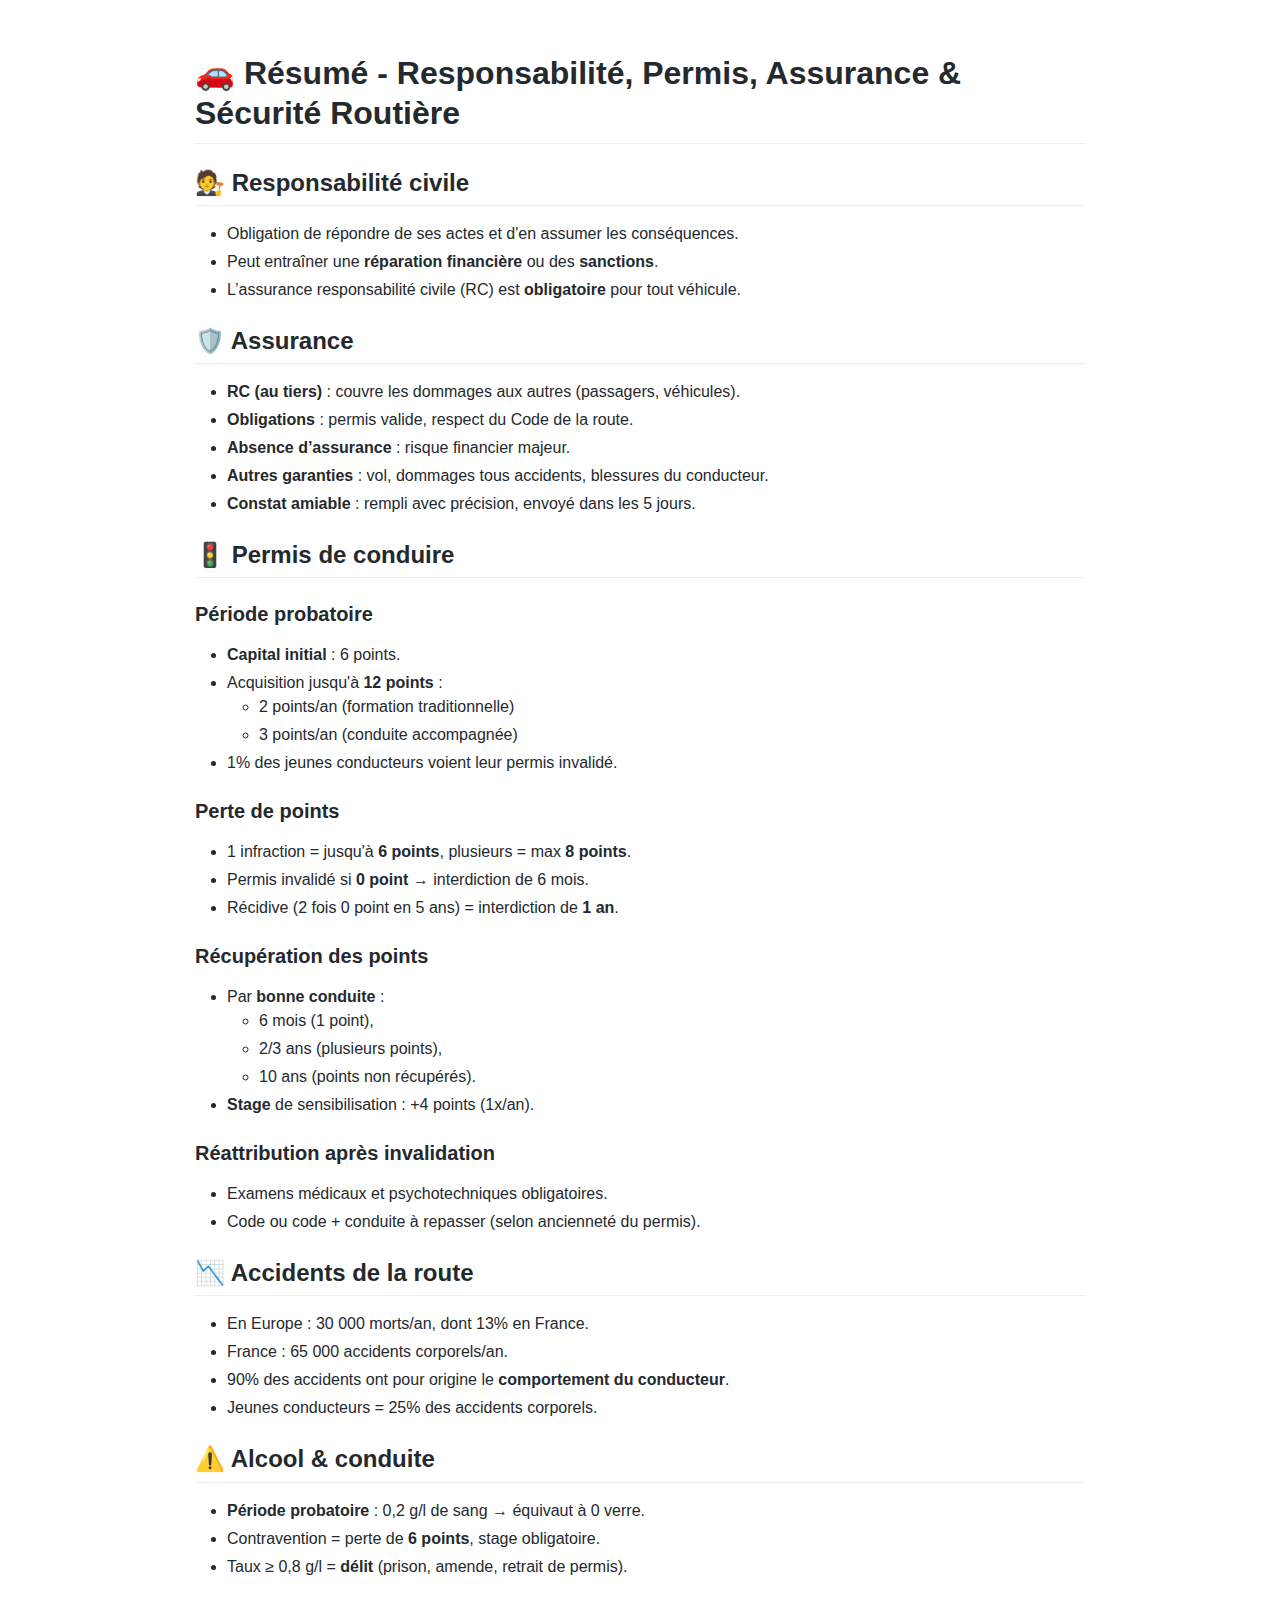
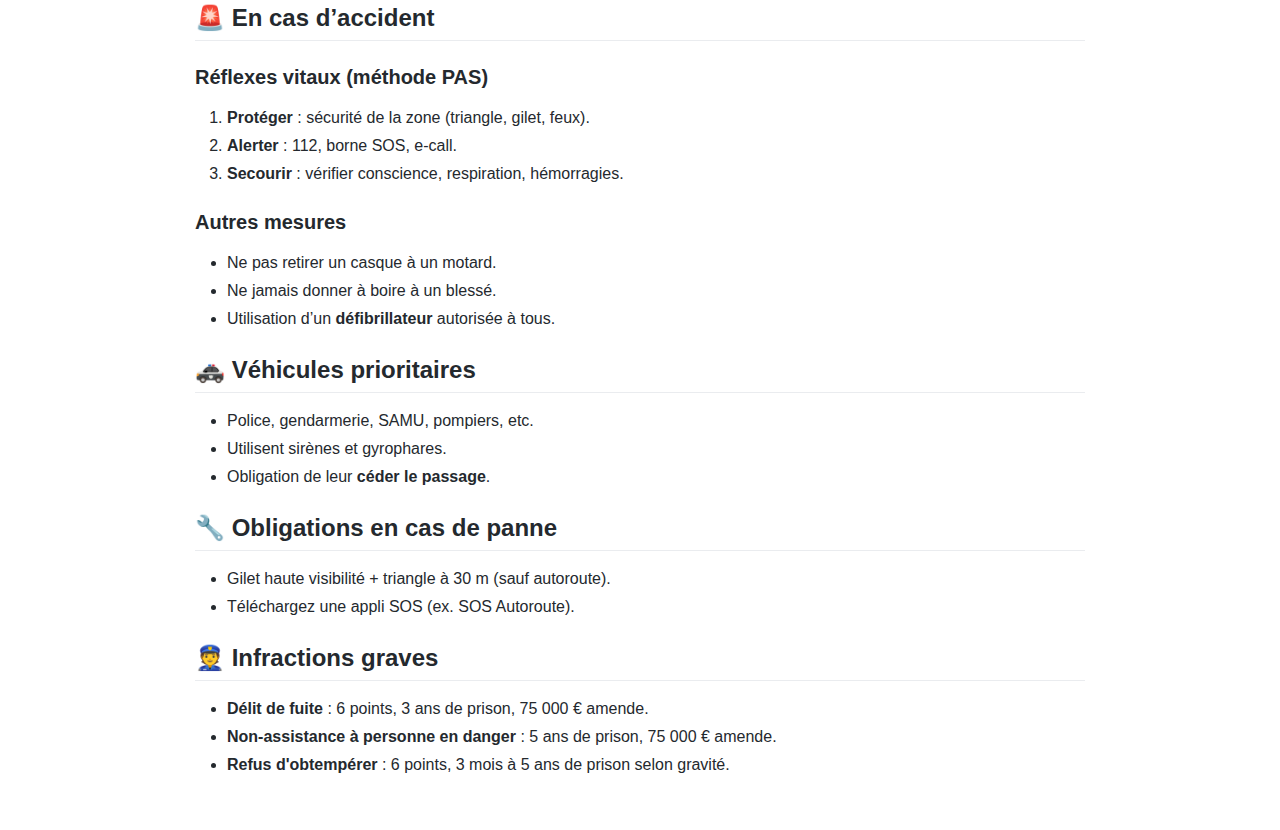
<file: pages/permis_b/D.html>
<!DOCTYPE html>
<html lang="en">
<head>
  <meta charset="UTF-8">
  <meta name="viewport" content="width=device-width, initial-scale=1">
  <title></title>
  <style>
  @font-face {
  font-family: octicons-link;
  src: url([data-uri]) format('woff');
}

.markdown-body .octicon {
  display: inline-block;
  fill: currentColor;
  vertical-align: text-bottom;
}

.markdown-body .anchor {
  float: left;
  line-height: 1;
  margin-left: -20px;
  padding-right: 4px;
}

.markdown-body .anchor:focus {
  outline: none;
}

.markdown-body h1 .octicon-link,
.markdown-body h2 .octicon-link,
.markdown-body h3 .octicon-link,
.markdown-body h4 .octicon-link,
.markdown-body h5 .octicon-link,
.markdown-body h6 .octicon-link {
  color: #1b1f23;
  vertical-align: middle;
  visibility: hidden;
}

.markdown-body h1:hover .anchor,
.markdown-body h2:hover .anchor,
.markdown-body h3:hover .anchor,
.markdown-body h4:hover .anchor,
.markdown-body h5:hover .anchor,
.markdown-body h6:hover .anchor {
  text-decoration: none;
}

.markdown-body h1:hover .anchor .octicon-link,
.markdown-body h2:hover .anchor .octicon-link,
.markdown-body h3:hover .anchor .octicon-link,
.markdown-body h4:hover .anchor .octicon-link,
.markdown-body h5:hover .anchor .octicon-link,
.markdown-body h6:hover .anchor .octicon-link {
  visibility: visible;
}

.markdown-body {
  -ms-text-size-adjust: 100%;
  -webkit-text-size-adjust: 100%;
  color: #24292e;
  line-height: 1.5;
  font-family: -apple-system,BlinkMacSystemFont,Segoe UI,Helvetica,Arial,sans-serif,Apple Color Emoji,Segoe UI Emoji,Segoe UI Symbol;
  font-size: 16px;
  line-height: 1.5;
  word-wrap: break-word;
}

.markdown-body .pl-c {
  color: #6a737d;
}

.markdown-body .pl-c1,
.markdown-body .pl-s .pl-v {
  color: #005cc5;
}

.markdown-body .pl-e,
.markdown-body .pl-en {
  color: #6f42c1;
}

.markdown-body .pl-s .pl-s1,
.markdown-body .pl-smi {
  color: #24292e;
}

.markdown-body .pl-ent {
  color: #22863a;
}

.markdown-body .pl-k {
  color: #d73a49;
}

.markdown-body .pl-pds,
.markdown-body .pl-s,
.markdown-body .pl-s .pl-pse .pl-s1,
.markdown-body .pl-sr,
.markdown-body .pl-sr .pl-cce,
.markdown-body .pl-sr .pl-sra,
.markdown-body .pl-sr .pl-sre {
  color: #032f62;
}

.markdown-body .pl-smw,
.markdown-body .pl-v {
  color: #e36209;
}

.markdown-body .pl-bu {
  color: #b31d28;
}

.markdown-body .pl-ii {
  background-color: #b31d28;
  color: #fafbfc;
}

.markdown-body .pl-c2 {
  background-color: #d73a49;
  color: #fafbfc;
}

.markdown-body .pl-c2:before {
  content: "^M";
}

.markdown-body .pl-sr .pl-cce {
  color: #22863a;
  font-weight: 700;
}

.markdown-body .pl-ml {
  color: #735c0f;
}

.markdown-body .pl-mh,
.markdown-body .pl-mh .pl-en,
.markdown-body .pl-ms {
  color: #005cc5;
  font-weight: 700;
}

.markdown-body .pl-mi {
  color: #24292e;
  font-style: italic;
}

.markdown-body .pl-mb {
  color: #24292e;
  font-weight: 700;
}

.markdown-body .pl-md {
  background-color: #ffeef0;
  color: #b31d28;
}

.markdown-body .pl-mi1 {
  background-color: #f0fff4;
  color: #22863a;
}

.markdown-body .pl-mc {
  background-color: #ffebda;
  color: #e36209;
}

.markdown-body .pl-mi2 {
  background-color: #005cc5;
  color: #f6f8fa;
}

.markdown-body .pl-mdr {
  color: #6f42c1;
  font-weight: 700;
}

.markdown-body .pl-ba {
  color: #586069;
}

.markdown-body .pl-sg {
  color: #959da5;
}

.markdown-body .pl-corl {
  color: #032f62;
  text-decoration: underline;
}

.markdown-body details {
  display: block;
}

.markdown-body summary {
  display: list-item;
}

.markdown-body a {
  background-color: transparent;
}

.markdown-body a:active,
.markdown-body a:hover {
  outline-width: 0;
}

.markdown-body strong {
  font-weight: inherit;
  font-weight: bolder;
}

.markdown-body h1 {
  font-size: 2em;
  margin: .67em 0;
}

.markdown-body img {
  border-style: none;
}

.markdown-body code,
.markdown-body kbd,
.markdown-body pre {
  font-family: monospace,monospace;
  font-size: 1em;
}

.markdown-body hr {
  box-sizing: content-box;
  height: 0;
  overflow: visible;
}

.markdown-body input {
  font: inherit;
  margin: 0;
}

.markdown-body input {
  overflow: visible;
}

.markdown-body [type=checkbox] {
  box-sizing: border-box;
  padding: 0;
}

.markdown-body * {
  box-sizing: border-box;
}

.markdown-body input {
  font-family: inherit;
  font-size: inherit;
  line-height: inherit;
}

.markdown-body a {
  color: #0366d6;
  text-decoration: none;
}

.markdown-body a:hover {
  text-decoration: underline;
}

.markdown-body strong {
  font-weight: 600;
}

.markdown-body hr {
  background: transparent;
  border: 0;
  border-bottom: 1px solid #dfe2e5;
  height: 0;
  margin: 15px 0;
  overflow: hidden;
}

.markdown-body hr:before {
  content: "";
  display: table;
}

.markdown-body hr:after {
  clear: both;
  content: "";
  display: table;
}

.markdown-body table {
  border-collapse: collapse;
  border-spacing: 0;
}

.markdown-body td,
.markdown-body th {
  padding: 0;
}

.markdown-body details summary {
  cursor: pointer;
}

.markdown-body h1,
.markdown-body h2,
.markdown-body h3,
.markdown-body h4,
.markdown-body h5,
.markdown-body h6 {
  margin-bottom: 0;
  margin-top: 0;
}

.markdown-body h1 {
  font-size: 32px;
}

.markdown-body h1,
.markdown-body h2 {
  font-weight: 600;
}

.markdown-body h2 {
  font-size: 24px;
}

.markdown-body h3 {
  font-size: 20px;
}

.markdown-body h3,
.markdown-body h4 {
  font-weight: 600;
}

.markdown-body h4 {
  font-size: 16px;
}

.markdown-body h5 {
  font-size: 14px;
}

.markdown-body h5,
.markdown-body h6 {
  font-weight: 600;
}

.markdown-body h6 {
  font-size: 12px;
}

.markdown-body p {
  margin-bottom: 10px;
  margin-top: 0;
}

.markdown-body blockquote {
  margin: 0;
}

.markdown-body ol,
.markdown-body ul {
  margin-bottom: 0;
  margin-top: 0;
  padding-left: 0;
}

.markdown-body ol ol,
.markdown-body ul ol {
  list-style-type: lower-roman;
}

.markdown-body ol ol ol,
.markdown-body ol ul ol,
.markdown-body ul ol ol,
.markdown-body ul ul ol {
  list-style-type: lower-alpha;
}

.markdown-body dd {
  margin-left: 0;
}

.markdown-body code,
.markdown-body pre {
  font-family: SFMono-Regular,Consolas,Liberation Mono,Menlo,Courier,monospace;
  font-size: 12px;
}

.markdown-body pre {
  margin-bottom: 0;
  margin-top: 0;
}

.markdown-body input::-webkit-inner-spin-button,
.markdown-body input::-webkit-outer-spin-button {
  -webkit-appearance: none;
  appearance: none;
  margin: 0;
}

.markdown-body .border {
  border: 1px solid #e1e4e8!important;
}

.markdown-body .border-0 {
  border: 0!important;
}

.markdown-body .border-bottom {
  border-bottom: 1px solid #e1e4e8!important;
}

.markdown-body .rounded-1 {
  border-radius: 3px!important;
}

.markdown-body .bg-white {
  background-color: #fff!important;
}

.markdown-body .bg-gray-light {
  background-color: #fafbfc!important;
}

.markdown-body .text-gray-light {
  color: #6a737d!important;
}

.markdown-body .mb-0 {
  margin-bottom: 0!important;
}

.markdown-body .my-2 {
  margin-bottom: 8px!important;
  margin-top: 8px!important;
}

.markdown-body .pl-0 {
  padding-left: 0!important;
}

.markdown-body .py-0 {
  padding-bottom: 0!important;
  padding-top: 0!important;
}

.markdown-body .pl-1 {
  padding-left: 4px!important;
}

.markdown-body .pl-2 {
  padding-left: 8px!important;
}

.markdown-body .py-2 {
  padding-bottom: 8px!important;
  padding-top: 8px!important;
}

.markdown-body .pl-3,
.markdown-body .px-3 {
  padding-left: 16px!important;
}

.markdown-body .px-3 {
  padding-right: 16px!important;
}

.markdown-body .pl-4 {
  padding-left: 24px!important;
}

.markdown-body .pl-5 {
  padding-left: 32px!important;
}

.markdown-body .pl-6 {
  padding-left: 40px!important;
}

.markdown-body .f6 {
  font-size: 12px!important;
}

.markdown-body .lh-condensed {
  line-height: 1.25!important;
}

.markdown-body .text-bold {
  font-weight: 600!important;
}

.markdown-body:before {
  content: "";
  display: table;
}

.markdown-body:after {
  clear: both;
  content: "";
  display: table;
}

.markdown-body>:first-child {
  margin-top: 0!important;
}

.markdown-body>:last-child {
  margin-bottom: 0!important;
}

.markdown-body a:not([href]) {
  color: inherit;
  text-decoration: none;
}

.markdown-body blockquote,
.markdown-body dl,
.markdown-body ol,
.markdown-body p,
.markdown-body pre,
.markdown-body table,
.markdown-body ul {
  margin-bottom: 16px;
  margin-top: 0;
}

.markdown-body hr {
  background-color: #e1e4e8;
  border: 0;
  height: .25em;
  margin: 24px 0;
  padding: 0;
}

.markdown-body blockquote {
  border-left: .25em solid #dfe2e5;
  color: #6a737d;
  padding: 0 1em;
}

.markdown-body blockquote>:first-child {
  margin-top: 0;
}

.markdown-body blockquote>:last-child {
  margin-bottom: 0;
}

.markdown-body kbd {
  background-color: #fafbfc;
  border: 1px solid #c6cbd1;
  border-bottom-color: #959da5;
  border-radius: 3px;
  box-shadow: inset 0 -1px 0 #959da5;
  color: #444d56;
  display: inline-block;
  font-size: 11px;
  line-height: 10px;
  padding: 3px 5px;
  vertical-align: middle;
}

.markdown-body h1,
.markdown-body h2,
.markdown-body h3,
.markdown-body h4,
.markdown-body h5,
.markdown-body h6 {
  font-weight: 600;
  line-height: 1.25;
  margin-bottom: 16px;
  margin-top: 24px;
}

.markdown-body h1 {
  font-size: 2em;
}

.markdown-body h1,
.markdown-body h2 {
  border-bottom: 1px solid #eaecef;
  padding-bottom: .3em;
}

.markdown-body h2 {
  font-size: 1.5em;
}

.markdown-body h3 {
  font-size: 1.25em;
}

.markdown-body h4 {
  font-size: 1em;
}

.markdown-body h5 {
  font-size: .875em;
}

.markdown-body h6 {
  color: #6a737d;
  font-size: .85em;
}

.markdown-body ol,
.markdown-body ul {
  padding-left: 2em;
}

.markdown-body ol ol,
.markdown-body ol ul,
.markdown-body ul ol,
.markdown-body ul ul {
  margin-bottom: 0;
  margin-top: 0;
}

.markdown-body li {
  word-wrap: break-all;
}

.markdown-body li>p {
  margin-top: 16px;
}

.markdown-body li+li {
  margin-top: .25em;
}

.markdown-body dl {
  padding: 0;
}

.markdown-body dl dt {
  font-size: 1em;
  font-style: italic;
  font-weight: 600;
  margin-top: 16px;
  padding: 0;
}

.markdown-body dl dd {
  margin-bottom: 16px;
  padding: 0 16px;
}

.markdown-body table {
  display: block;
  overflow: auto;
  width: 100%;
}

.markdown-body table th {
  font-weight: 600;
}

.markdown-body table td,
.markdown-body table th {
  border: 1px solid #dfe2e5;
  padding: 6px 13px;
}

.markdown-body table tr {
  background-color: #fff;
  border-top: 1px solid #c6cbd1;
}

.markdown-body table tr:nth-child(2n) {
  background-color: #f6f8fa;
}

.markdown-body img {
  background-color: #fff;
  box-sizing: content-box;
  max-width: 100%;
}

.markdown-body img[align=right] {
  padding-left: 20px;
}

.markdown-body img[align=left] {
  padding-right: 20px;
}

.markdown-body code {
  background-color: rgba(27,31,35,.05);
  border-radius: 3px;
  font-size: 85%;
  margin: 0;
  padding: .2em .4em;
}

.markdown-body pre {
  word-wrap: normal;
}

.markdown-body pre>code {
  background: transparent;
  border: 0;
  font-size: 100%;
  margin: 0;
  padding: 0;
  white-space: pre;
  word-break: normal;
}

.markdown-body .highlight {
  margin-bottom: 16px;
}

.markdown-body .highlight pre {
  margin-bottom: 0;
  word-break: normal;
}

.markdown-body .highlight pre,
.markdown-body pre {
  background-color: #f6f8fa;
  border-radius: 3px;
  font-size: 85%;
  line-height: 1.45;
  overflow: auto;
  padding: 16px;
}

.markdown-body pre code {
  background-color: transparent;
  border: 0;
  display: inline;
  line-height: inherit;
  margin: 0;
  max-width: auto;
  overflow: visible;
  padding: 0;
  word-wrap: normal;
}

.markdown-body .commit-tease-sha {
  color: #444d56;
  display: inline-block;
  font-family: SFMono-Regular,Consolas,Liberation Mono,Menlo,Courier,monospace;
  font-size: 90%;
}

.markdown-body .blob-wrapper {
  border-bottom-left-radius: 3px;
  border-bottom-right-radius: 3px;
  overflow-x: auto;
  overflow-y: hidden;
}

.markdown-body .blob-wrapper-embedded {
  max-height: 240px;
  overflow-y: auto;
}

.markdown-body .blob-num {
  -moz-user-select: none;
  -ms-user-select: none;
  -webkit-user-select: none;
  color: rgba(27,31,35,.3);
  cursor: pointer;
  font-family: SFMono-Regular,Consolas,Liberation Mono,Menlo,Courier,monospace;
  font-size: 12px;
  line-height: 20px;
  min-width: 50px;
  padding-left: 10px;
  padding-right: 10px;
  text-align: right;
  user-select: none;
  vertical-align: top;
  white-space: nowrap;
  width: 1%;
}

.markdown-body .blob-num:hover {
  color: rgba(27,31,35,.6);
}

.markdown-body .blob-num:before {
  content: attr(data-line-number);
}

.markdown-body .blob-code {
  line-height: 20px;
  padding-left: 10px;
  padding-right: 10px;
  position: relative;
  vertical-align: top;
}

.markdown-body .blob-code-inner {
  color: #24292e;
  font-family: SFMono-Regular,Consolas,Liberation Mono,Menlo,Courier,monospace;
  font-size: 12px;
  overflow: visible;
  white-space: pre;
  word-wrap: normal;
}

.markdown-body .pl-token.active,
.markdown-body .pl-token:hover {
  background: #ffea7f;
  cursor: pointer;
}

.markdown-body kbd {
  background-color: #fafbfc;
  border: 1px solid #d1d5da;
  border-bottom-color: #c6cbd1;
  border-radius: 3px;
  box-shadow: inset 0 -1px 0 #c6cbd1;
  color: #444d56;
  display: inline-block;
  font: 11px SFMono-Regular,Consolas,Liberation Mono,Menlo,Courier,monospace;
  line-height: 10px;
  padding: 3px 5px;
  vertical-align: middle;
}

.markdown-body :checked+.radio-label {
  border-color: #0366d6;
  position: relative;
  z-index: 1;
}

.markdown-body .tab-size[data-tab-size="1"] {
  -moz-tab-size: 1;
  tab-size: 1;
}

.markdown-body .tab-size[data-tab-size="2"] {
  -moz-tab-size: 2;
  tab-size: 2;
}

.markdown-body .tab-size[data-tab-size="3"] {
  -moz-tab-size: 3;
  tab-size: 3;
}

.markdown-body .tab-size[data-tab-size="4"] {
  -moz-tab-size: 4;
  tab-size: 4;
}

.markdown-body .tab-size[data-tab-size="5"] {
  -moz-tab-size: 5;
  tab-size: 5;
}

.markdown-body .tab-size[data-tab-size="6"] {
  -moz-tab-size: 6;
  tab-size: 6;
}

.markdown-body .tab-size[data-tab-size="7"] {
  -moz-tab-size: 7;
  tab-size: 7;
}

.markdown-body .tab-size[data-tab-size="8"] {
  -moz-tab-size: 8;
  tab-size: 8;
}

.markdown-body .tab-size[data-tab-size="9"] {
  -moz-tab-size: 9;
  tab-size: 9;
}

.markdown-body .tab-size[data-tab-size="10"] {
  -moz-tab-size: 10;
  tab-size: 10;
}

.markdown-body .tab-size[data-tab-size="11"] {
  -moz-tab-size: 11;
  tab-size: 11;
}

.markdown-body .tab-size[data-tab-size="12"] {
  -moz-tab-size: 12;
  tab-size: 12;
}

.markdown-body .task-list-item {
  list-style-type: none;
}

.markdown-body .task-list-item+.task-list-item {
  margin-top: 3px;
}

.markdown-body .task-list-item input {
  margin: 0 .2em .25em -1.6em;
  vertical-align: middle;
}

.markdown-body hr {
  border-bottom-color: #eee;
}

.markdown-body .pl-0 {
  padding-left: 0!important;
}

.markdown-body .pl-1 {
  padding-left: 4px!important;
}

.markdown-body .pl-2 {
  padding-left: 8px!important;
}

.markdown-body .pl-3 {
  padding-left: 16px!important;
}

.markdown-body .pl-4 {
  padding-left: 24px!important;
}

.markdown-body .pl-5 {
  padding-left: 32px!important;
}

.markdown-body .pl-6 {
  padding-left: 40px!important;
}

.markdown-body .pl-7 {
  padding-left: 48px!important;
}

.markdown-body .pl-8 {
  padding-left: 64px!important;
}

.markdown-body .pl-9 {
  padding-left: 80px!important;
}

.markdown-body .pl-10 {
  padding-left: 96px!important;
}

.markdown-body .pl-11 {
  padding-left: 112px!important;
}

.markdown-body .pl-12 {
  padding-left: 128px!important;
}

/*# sourceURL=webpack://./node_modules/github-markdown-css/github-markdown.css */
/*# sourceMappingURL=[data-uri] */
  </style>
  <style>
  /**
 * prism.js default theme for JavaScript, CSS and HTML
 * Based on dabblet (http://dabblet.com)
 * @author Lea Verou
 */

code[class*="language-"],
pre[class*="language-"] {
	color: black;
	background: none;
	text-shadow: 0 1px white;
	font-family: Consolas, Monaco, 'Andale Mono', 'Ubuntu Mono', monospace;
	font-size: 1em;
	text-align: left;
	white-space: pre;
	word-spacing: normal;
	word-break: normal;
	word-wrap: normal;
	line-height: 1.5;

	-moz-tab-size: 4;
	-o-tab-size: 4;
	tab-size: 4;

	-webkit-hyphens: none;
	-moz-hyphens: none;
	-ms-hyphens: none;
	hyphens: none;
}

pre[class*="language-"]::-moz-selection, pre[class*="language-"] ::-moz-selection,
code[class*="language-"]::-moz-selection, code[class*="language-"] ::-moz-selection {
	text-shadow: none;
	background: #b3d4fc;
}

pre[class*="language-"]::selection, pre[class*="language-"] ::selection,
code[class*="language-"]::selection, code[class*="language-"] ::selection {
	text-shadow: none;
	background: #b3d4fc;
}

@media print {
	code[class*="language-"],
	pre[class*="language-"] {
		text-shadow: none;
	}
}

/* Code blocks */
pre[class*="language-"] {
	padding: 1em;
	margin: .5em 0;
	overflow: auto;
}

:not(pre) > code[class*="language-"],
pre[class*="language-"] {
	background: #f5f2f0;
}

/* Inline code */
:not(pre) > code[class*="language-"] {
	padding: .1em;
	border-radius: .3em;
	white-space: normal;
}

.token.comment,
.token.prolog,
.token.doctype,
.token.cdata {
	color: slategray;
}

.token.punctuation {
	color: #999;
}

.token.namespace {
	opacity: .7;
}

.token.property,
.token.tag,
.token.boolean,
.token.number,
.token.constant,
.token.symbol,
.token.deleted {
	color: #905;
}

.token.selector,
.token.attr-name,
.token.string,
.token.char,
.token.builtin,
.token.inserted {
	color: #690;
}

.token.operator,
.token.entity,
.token.url,
.language-css .token.string,
.style .token.string {
	color: #9a6e3a;
	/* This background color was intended by the author of this theme. */
	background: hsla(0, 0%, 100%, .5);
}

.token.atrule,
.token.attr-value,
.token.keyword {
	color: #07a;
}

.token.function,
.token.class-name {
	color: #DD4A68;
}

.token.regex,
.token.important,
.token.variable {
	color: #e90;
}

.token.important,
.token.bold {
	font-weight: bold;
}
.token.italic {
	font-style: italic;
}

.token.entity {
	cursor: help;
}

/*# sourceURL=webpack://./node_modules/prismjs/themes/prism.css */
/*# sourceMappingURL=[data-uri] */
  </style>
  <style>
  
  </style>
  <style>
    .markdown-body {
      font-family: -apple-system,Segoe UI,Helvetica,Arial,sans-serif,Apple Color Emoji,Segoe UI Emoji;
      box-sizing: border-box;
      min-width: 200px;
      max-width: 980px;
      margin: 0 auto;
      padding: 45px;
    }

    @media not print {
      .markdown-body {
        padding: 45px;
      }

      @media (max-width: 767px) {
        .markdown-body {
          padding: 15px;
        }
      }
    }

    .hf-container {
      color: #24292e;
      line-height: 1.3;
    }

    .markdown-body .highlight pre,
    .markdown-body pre {
      white-space: pre-wrap;
    }
    .markdown-body table {
      display: table;
    }
    .markdown-body img[data-align="center"] {
      display: block;
      margin: 0 auto;
    }
    .markdown-body img[data-align="right"] {
      display: block;
      margin: 0 0 0 auto;
    }
    .markdown-body li.task-list-item {
      list-style-type: none;
    }
    .markdown-body li > [type=checkbox] {
      margin: 0 0 0 -1.3em;
    }
    .markdown-body input[type="checkbox"] ~ p {
      margin-top: 0;
      display: inline-block;
    }
    .markdown-body ol ol,
    .markdown-body ul ol {
      list-style-type: decimal;
    }
    .markdown-body ol ol ol,
    .markdown-body ol ul ol,
    .markdown-body ul ol ol,
    .markdown-body ul ul ol {
      list-style-type: decimal;
    }
  </style>
  <style>.markdown-body a.footnote-ref {
  text-decoration: none;
}

.footnotes {
  font-size: .85em;
  opacity: .8;
}

.footnotes li[role="doc-endnote"] {
  position: relative;
}

.footnotes .footnote-back {
  position: absolute;
  font-family: initial;
  top: .2em;
  right: 1em;
  text-decoration: none;
}

.inline-math.invalid,
.multiple-math.invalid {
  color: rgb(255, 105, 105);
}

.toc-container {
  width: 100%;
}

.toc-container .toc-title {
  font-weight: 700;
  font-size: 1.2em;
  margin-bottom: 0;
}

.toc-container li,
.toc-container ul,
.toc-container ul li {
  list-style: none !important;
}

.toc-container > ul {
  padding-left: 0;
}

.toc-container ul li span {
  display : flex;
}

.toc-container ul li span a {
  color: inherit;
  text-decoration: none;
}
.toc-container ul li span a:hover {
  color: inherit;
  text-decoration: none;
}

.toc-container ul li span span.dots {
  flex: 1;
  height: 0.65em;
  margin: 0 10px;
  border-bottom: 2px dotted black;
}

/*# sourceURL=webpack://./src/muya/lib/assets/styles/exportStyle.css */
/*# sourceMappingURL=[data-uri] */</style>
  <style>.markdown-body{}pre.front-matter{display:none!important;}</style>
</head>
<body>
  <article class="markdown-body"><h1 class="atx" id="🚗-resume---responsabilite-permis-assurance-andamp-securite-routiere">🚗 Résumé - Responsabilité, Permis, Assurance &amp; Sécurité Routière</h1>
<h2 class="atx" id="🧑⚖️-responsabilite-civile">🧑‍⚖️ Responsabilité civile</h2>
<ul>
<li>Obligation de répondre de ses actes et d'en assumer les conséquences.</li>
<li>Peut entraîner une <strong>réparation financière</strong> ou des <strong>sanctions</strong>.</li>
<li>L’assurance responsabilité civile (RC) est <strong>obligatoire</strong> pour tout véhicule.</li>
</ul>
<h2 class="atx" id="🛡️-assurance">🛡️ Assurance</h2>
<ul>
<li><strong>RC (au tiers)</strong> : couvre les dommages aux autres (passagers, véhicules).</li>
<li><strong>Obligations</strong> : permis valide, respect du Code de la route.</li>
<li><strong>Absence d’assurance</strong> : risque financier majeur.</li>
<li><strong>Autres garanties</strong> : vol, dommages tous accidents, blessures du conducteur.</li>
<li><strong>Constat amiable</strong> : rempli avec précision, envoyé dans les 5 jours.</li>
</ul>
<h2 class="atx" id="🚦-permis-de-conduire">🚦 Permis de conduire</h2>
<h3 class="atx" id="periode-probatoire">Période probatoire</h3>
<ul>
<li><strong>Capital initial</strong> : 6 points.</li>
<li>Acquisition jusqu'à <strong>12 points</strong> :  <ul>
<li>2 points/an (formation traditionnelle)  </li>
<li>3 points/an (conduite accompagnée)</li>
</ul>
</li>
<li>1% des jeunes conducteurs voient leur permis invalidé.</li>
</ul>
<h3 class="atx" id="perte-de-points">Perte de points</h3>
<ul>
<li>1 infraction = jusqu'à <strong>6 points</strong>, plusieurs = max <strong>8 points</strong>.</li>
<li>Permis invalidé si <strong>0 point</strong> → interdiction de 6 mois.</li>
<li>Récidive (2 fois 0 point en 5 ans) = interdiction de <strong>1 an</strong>.</li>
</ul>
<h3 class="atx" id="recuperation-des-points">Récupération des points</h3>
<ul>
<li>Par <strong>bonne conduite</strong> :  <ul>
<li>6 mois (1 point),  </li>
<li>2/3 ans (plusieurs points),  </li>
<li>10 ans (points non récupérés).</li>
</ul>
</li>
<li><strong>Stage</strong> de sensibilisation : +4 points (1x/an).</li>
</ul>
<h3 class="atx" id="reattribution-apres-invalidation">Réattribution après invalidation</h3>
<ul>
<li>Examens médicaux et psychotechniques obligatoires.</li>
<li>Code ou code + conduite à repasser (selon ancienneté du permis).</li>
</ul>
<h2 class="atx" id="📉-accidents-de-la-route">📉 Accidents de la route</h2>
<ul>
<li>En Europe : 30 000 morts/an, dont 13% en France.</li>
<li>France : 65 000 accidents corporels/an.</li>
<li>90% des accidents ont pour origine le <strong>comportement du conducteur</strong>.</li>
<li>Jeunes conducteurs = 25% des accidents corporels.</li>
</ul>
<h2 class="atx" id="⚠️-alcool-andamp-conduite">⚠️ Alcool &amp; conduite</h2>
<ul>
<li><strong>Période probatoire</strong> : 0,2 g/l de sang → équivaut à 0 verre.</li>
<li>Contravention = perte de <strong>6 points</strong>, stage obligatoire.</li>
<li>Taux ≥ 0,8 g/l = <strong>délit</strong> (prison, amende, retrait de permis).</li>
</ul>
<h2 class="atx" id="🚨-en-cas-daccident">🚨 En cas d’accident</h2>
<h3 class="atx" id="reflexes-vitaux-methode-pas">Réflexes vitaux (méthode <strong>PAS</strong>)</h3>
<ol>
<li><strong>Protéger</strong> : sécurité de la zone (triangle, gilet, feux).</li>
<li><strong>Alerter</strong> : 112, borne SOS, e-call.</li>
<li><strong>Secourir</strong> : vérifier conscience, respiration, hémorragies.</li>
</ol>
<h3 class="atx" id="autres-mesures">Autres mesures</h3>
<ul>
<li>Ne pas retirer un casque à un motard.</li>
<li>Ne jamais donner à boire à un blessé.</li>
<li>Utilisation d’un <strong>défibrillateur</strong> autorisée à tous.</li>
</ul>
<h2 class="atx" id="🚓-vehicules-prioritaires">🚓 Véhicules prioritaires</h2>
<ul>
<li>Police, gendarmerie, SAMU, pompiers, etc.</li>
<li>Utilisent sirènes et gyrophares.</li>
<li>Obligation de leur <strong>céder le passage</strong>.</li>
</ul>
<h2 class="atx" id="🔧-obligations-en-cas-de-panne">🔧 Obligations en cas de panne</h2>
<ul>
<li>Gilet haute visibilité + triangle à 30 m (sauf autoroute).</li>
<li>Téléchargez une appli SOS (ex. SOS Autoroute).</li>
</ul>
<h2 class="atx" id="👮-infractions-graves">👮 Infractions graves</h2>
<ul>
<li><strong>Délit de fuite</strong> : 6 points, 3 ans de prison, 75 000 € amende.</li>
<li><strong>Non-assistance à personne en danger</strong> : 5 ans de prison, 75 000 € amende.</li>
<li><strong>Refus d'obtempérer</strong> : 6 points, 3 mois à 5 ans de prison selon gravité.</li>
</ul>
</article>
</body>
</html>
</file>
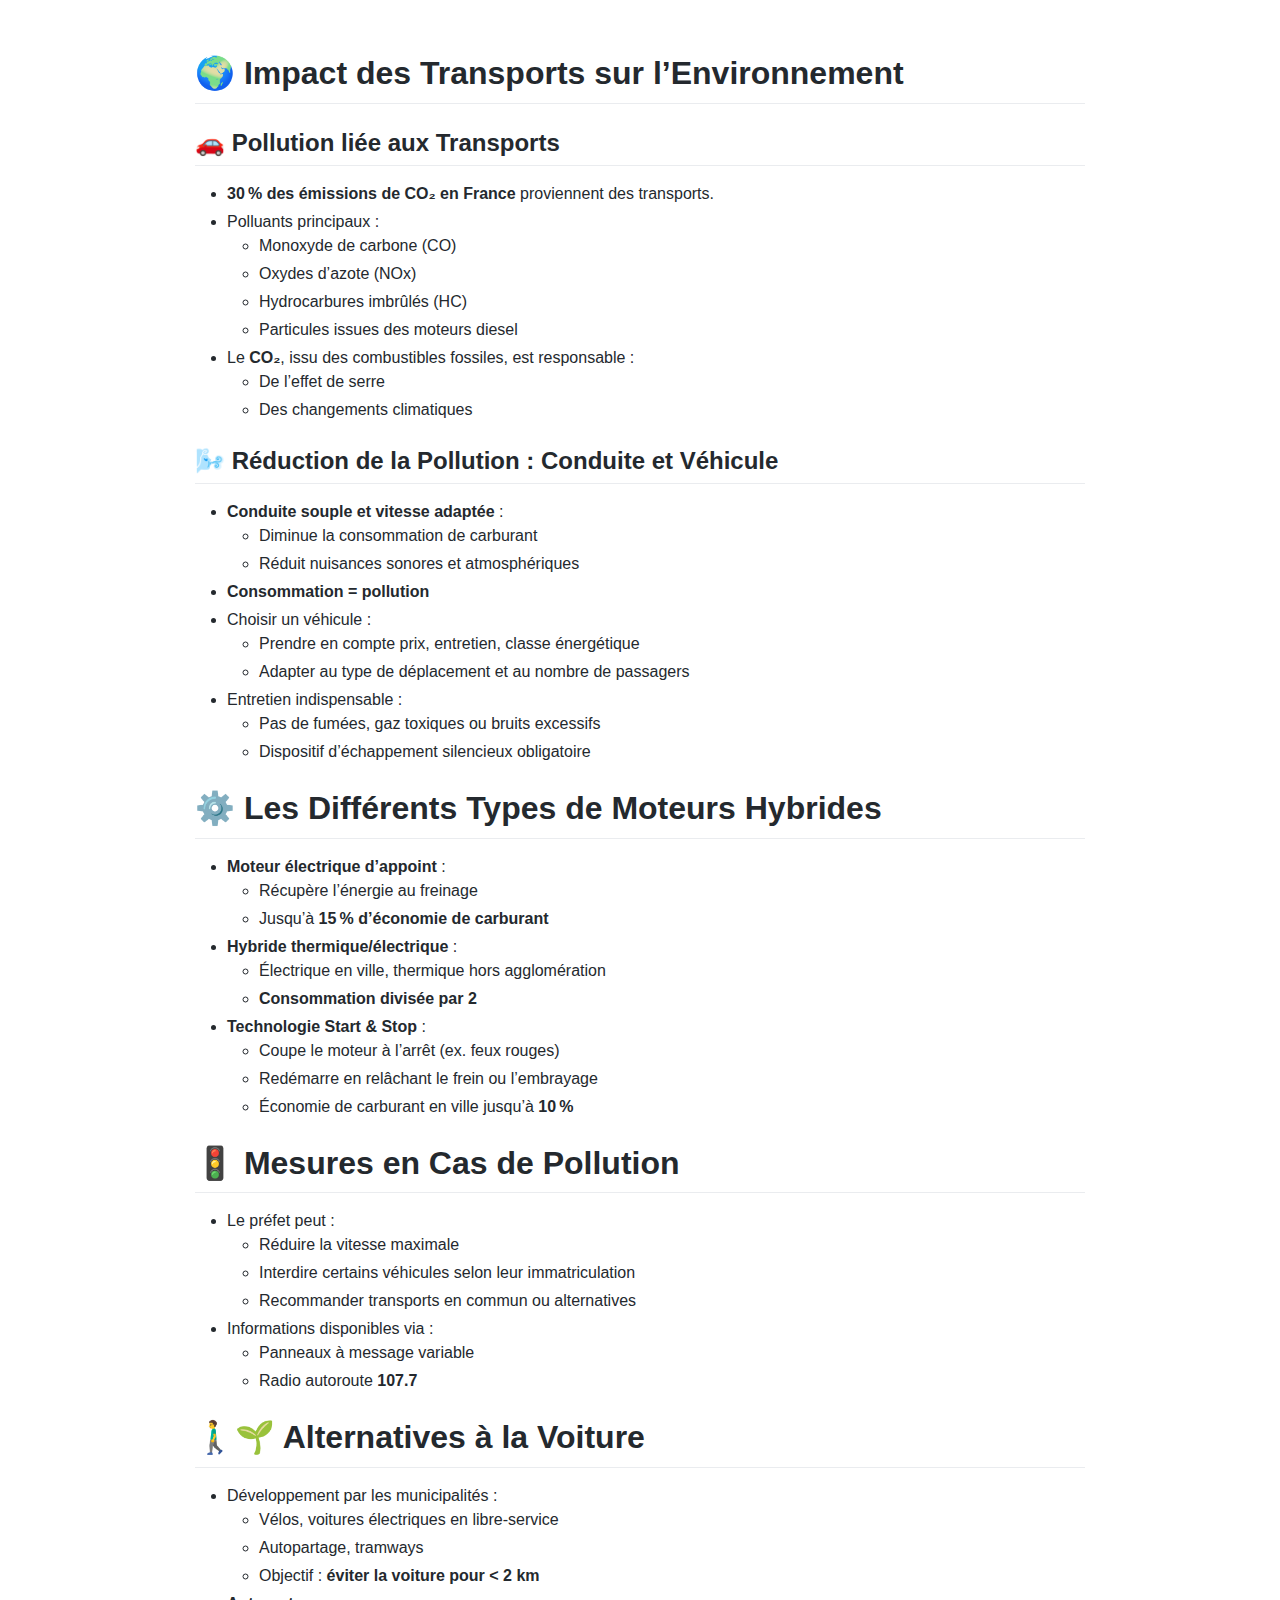
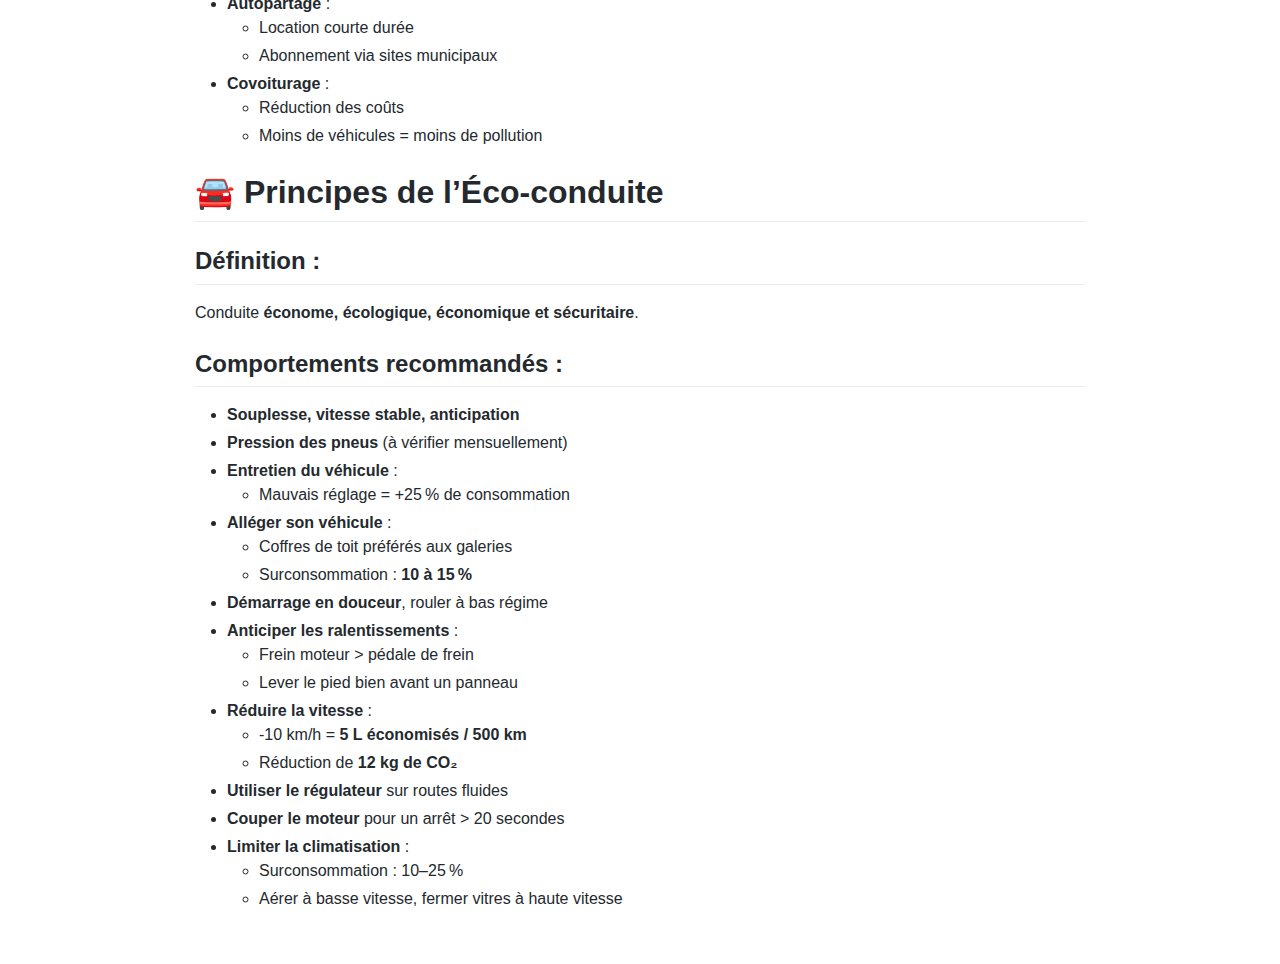
<file: pages/permis_b/E.html>
<!DOCTYPE html>
<html lang="en">
<head>
  <meta charset="UTF-8">
  <meta name="viewport" content="width=device-width, initial-scale=1">
  <title></title>
  <style>
  @font-face {
  font-family: octicons-link;
  src: url([data-uri]) format('woff');
}

.markdown-body .octicon {
  display: inline-block;
  fill: currentColor;
  vertical-align: text-bottom;
}

.markdown-body .anchor {
  float: left;
  line-height: 1;
  margin-left: -20px;
  padding-right: 4px;
}

.markdown-body .anchor:focus {
  outline: none;
}

.markdown-body h1 .octicon-link,
.markdown-body h2 .octicon-link,
.markdown-body h3 .octicon-link,
.markdown-body h4 .octicon-link,
.markdown-body h5 .octicon-link,
.markdown-body h6 .octicon-link {
  color: #1b1f23;
  vertical-align: middle;
  visibility: hidden;
}

.markdown-body h1:hover .anchor,
.markdown-body h2:hover .anchor,
.markdown-body h3:hover .anchor,
.markdown-body h4:hover .anchor,
.markdown-body h5:hover .anchor,
.markdown-body h6:hover .anchor {
  text-decoration: none;
}

.markdown-body h1:hover .anchor .octicon-link,
.markdown-body h2:hover .anchor .octicon-link,
.markdown-body h3:hover .anchor .octicon-link,
.markdown-body h4:hover .anchor .octicon-link,
.markdown-body h5:hover .anchor .octicon-link,
.markdown-body h6:hover .anchor .octicon-link {
  visibility: visible;
}

.markdown-body {
  -ms-text-size-adjust: 100%;
  -webkit-text-size-adjust: 100%;
  color: #24292e;
  line-height: 1.5;
  font-family: -apple-system,BlinkMacSystemFont,Segoe UI,Helvetica,Arial,sans-serif,Apple Color Emoji,Segoe UI Emoji,Segoe UI Symbol;
  font-size: 16px;
  line-height: 1.5;
  word-wrap: break-word;
}

.markdown-body .pl-c {
  color: #6a737d;
}

.markdown-body .pl-c1,
.markdown-body .pl-s .pl-v {
  color: #005cc5;
}

.markdown-body .pl-e,
.markdown-body .pl-en {
  color: #6f42c1;
}

.markdown-body .pl-s .pl-s1,
.markdown-body .pl-smi {
  color: #24292e;
}

.markdown-body .pl-ent {
  color: #22863a;
}

.markdown-body .pl-k {
  color: #d73a49;
}

.markdown-body .pl-pds,
.markdown-body .pl-s,
.markdown-body .pl-s .pl-pse .pl-s1,
.markdown-body .pl-sr,
.markdown-body .pl-sr .pl-cce,
.markdown-body .pl-sr .pl-sra,
.markdown-body .pl-sr .pl-sre {
  color: #032f62;
}

.markdown-body .pl-smw,
.markdown-body .pl-v {
  color: #e36209;
}

.markdown-body .pl-bu {
  color: #b31d28;
}

.markdown-body .pl-ii {
  background-color: #b31d28;
  color: #fafbfc;
}

.markdown-body .pl-c2 {
  background-color: #d73a49;
  color: #fafbfc;
}

.markdown-body .pl-c2:before {
  content: "^M";
}

.markdown-body .pl-sr .pl-cce {
  color: #22863a;
  font-weight: 700;
}

.markdown-body .pl-ml {
  color: #735c0f;
}

.markdown-body .pl-mh,
.markdown-body .pl-mh .pl-en,
.markdown-body .pl-ms {
  color: #005cc5;
  font-weight: 700;
}

.markdown-body .pl-mi {
  color: #24292e;
  font-style: italic;
}

.markdown-body .pl-mb {
  color: #24292e;
  font-weight: 700;
}

.markdown-body .pl-md {
  background-color: #ffeef0;
  color: #b31d28;
}

.markdown-body .pl-mi1 {
  background-color: #f0fff4;
  color: #22863a;
}

.markdown-body .pl-mc {
  background-color: #ffebda;
  color: #e36209;
}

.markdown-body .pl-mi2 {
  background-color: #005cc5;
  color: #f6f8fa;
}

.markdown-body .pl-mdr {
  color: #6f42c1;
  font-weight: 700;
}

.markdown-body .pl-ba {
  color: #586069;
}

.markdown-body .pl-sg {
  color: #959da5;
}

.markdown-body .pl-corl {
  color: #032f62;
  text-decoration: underline;
}

.markdown-body details {
  display: block;
}

.markdown-body summary {
  display: list-item;
}

.markdown-body a {
  background-color: transparent;
}

.markdown-body a:active,
.markdown-body a:hover {
  outline-width: 0;
}

.markdown-body strong {
  font-weight: inherit;
  font-weight: bolder;
}

.markdown-body h1 {
  font-size: 2em;
  margin: .67em 0;
}

.markdown-body img {
  border-style: none;
}

.markdown-body code,
.markdown-body kbd,
.markdown-body pre {
  font-family: monospace,monospace;
  font-size: 1em;
}

.markdown-body hr {
  box-sizing: content-box;
  height: 0;
  overflow: visible;
}

.markdown-body input {
  font: inherit;
  margin: 0;
}

.markdown-body input {
  overflow: visible;
}

.markdown-body [type=checkbox] {
  box-sizing: border-box;
  padding: 0;
}

.markdown-body * {
  box-sizing: border-box;
}

.markdown-body input {
  font-family: inherit;
  font-size: inherit;
  line-height: inherit;
}

.markdown-body a {
  color: #0366d6;
  text-decoration: none;
}

.markdown-body a:hover {
  text-decoration: underline;
}

.markdown-body strong {
  font-weight: 600;
}

.markdown-body hr {
  background: transparent;
  border: 0;
  border-bottom: 1px solid #dfe2e5;
  height: 0;
  margin: 15px 0;
  overflow: hidden;
}

.markdown-body hr:before {
  content: "";
  display: table;
}

.markdown-body hr:after {
  clear: both;
  content: "";
  display: table;
}

.markdown-body table {
  border-collapse: collapse;
  border-spacing: 0;
}

.markdown-body td,
.markdown-body th {
  padding: 0;
}

.markdown-body details summary {
  cursor: pointer;
}

.markdown-body h1,
.markdown-body h2,
.markdown-body h3,
.markdown-body h4,
.markdown-body h5,
.markdown-body h6 {
  margin-bottom: 0;
  margin-top: 0;
}

.markdown-body h1 {
  font-size: 32px;
}

.markdown-body h1,
.markdown-body h2 {
  font-weight: 600;
}

.markdown-body h2 {
  font-size: 24px;
}

.markdown-body h3 {
  font-size: 20px;
}

.markdown-body h3,
.markdown-body h4 {
  font-weight: 600;
}

.markdown-body h4 {
  font-size: 16px;
}

.markdown-body h5 {
  font-size: 14px;
}

.markdown-body h5,
.markdown-body h6 {
  font-weight: 600;
}

.markdown-body h6 {
  font-size: 12px;
}

.markdown-body p {
  margin-bottom: 10px;
  margin-top: 0;
}

.markdown-body blockquote {
  margin: 0;
}

.markdown-body ol,
.markdown-body ul {
  margin-bottom: 0;
  margin-top: 0;
  padding-left: 0;
}

.markdown-body ol ol,
.markdown-body ul ol {
  list-style-type: lower-roman;
}

.markdown-body ol ol ol,
.markdown-body ol ul ol,
.markdown-body ul ol ol,
.markdown-body ul ul ol {
  list-style-type: lower-alpha;
}

.markdown-body dd {
  margin-left: 0;
}

.markdown-body code,
.markdown-body pre {
  font-family: SFMono-Regular,Consolas,Liberation Mono,Menlo,Courier,monospace;
  font-size: 12px;
}

.markdown-body pre {
  margin-bottom: 0;
  margin-top: 0;
}

.markdown-body input::-webkit-inner-spin-button,
.markdown-body input::-webkit-outer-spin-button {
  -webkit-appearance: none;
  appearance: none;
  margin: 0;
}

.markdown-body .border {
  border: 1px solid #e1e4e8!important;
}

.markdown-body .border-0 {
  border: 0!important;
}

.markdown-body .border-bottom {
  border-bottom: 1px solid #e1e4e8!important;
}

.markdown-body .rounded-1 {
  border-radius: 3px!important;
}

.markdown-body .bg-white {
  background-color: #fff!important;
}

.markdown-body .bg-gray-light {
  background-color: #fafbfc!important;
}

.markdown-body .text-gray-light {
  color: #6a737d!important;
}

.markdown-body .mb-0 {
  margin-bottom: 0!important;
}

.markdown-body .my-2 {
  margin-bottom: 8px!important;
  margin-top: 8px!important;
}

.markdown-body .pl-0 {
  padding-left: 0!important;
}

.markdown-body .py-0 {
  padding-bottom: 0!important;
  padding-top: 0!important;
}

.markdown-body .pl-1 {
  padding-left: 4px!important;
}

.markdown-body .pl-2 {
  padding-left: 8px!important;
}

.markdown-body .py-2 {
  padding-bottom: 8px!important;
  padding-top: 8px!important;
}

.markdown-body .pl-3,
.markdown-body .px-3 {
  padding-left: 16px!important;
}

.markdown-body .px-3 {
  padding-right: 16px!important;
}

.markdown-body .pl-4 {
  padding-left: 24px!important;
}

.markdown-body .pl-5 {
  padding-left: 32px!important;
}

.markdown-body .pl-6 {
  padding-left: 40px!important;
}

.markdown-body .f6 {
  font-size: 12px!important;
}

.markdown-body .lh-condensed {
  line-height: 1.25!important;
}

.markdown-body .text-bold {
  font-weight: 600!important;
}

.markdown-body:before {
  content: "";
  display: table;
}

.markdown-body:after {
  clear: both;
  content: "";
  display: table;
}

.markdown-body>:first-child {
  margin-top: 0!important;
}

.markdown-body>:last-child {
  margin-bottom: 0!important;
}

.markdown-body a:not([href]) {
  color: inherit;
  text-decoration: none;
}

.markdown-body blockquote,
.markdown-body dl,
.markdown-body ol,
.markdown-body p,
.markdown-body pre,
.markdown-body table,
.markdown-body ul {
  margin-bottom: 16px;
  margin-top: 0;
}

.markdown-body hr {
  background-color: #e1e4e8;
  border: 0;
  height: .25em;
  margin: 24px 0;
  padding: 0;
}

.markdown-body blockquote {
  border-left: .25em solid #dfe2e5;
  color: #6a737d;
  padding: 0 1em;
}

.markdown-body blockquote>:first-child {
  margin-top: 0;
}

.markdown-body blockquote>:last-child {
  margin-bottom: 0;
}

.markdown-body kbd {
  background-color: #fafbfc;
  border: 1px solid #c6cbd1;
  border-bottom-color: #959da5;
  border-radius: 3px;
  box-shadow: inset 0 -1px 0 #959da5;
  color: #444d56;
  display: inline-block;
  font-size: 11px;
  line-height: 10px;
  padding: 3px 5px;
  vertical-align: middle;
}

.markdown-body h1,
.markdown-body h2,
.markdown-body h3,
.markdown-body h4,
.markdown-body h5,
.markdown-body h6 {
  font-weight: 600;
  line-height: 1.25;
  margin-bottom: 16px;
  margin-top: 24px;
}

.markdown-body h1 {
  font-size: 2em;
}

.markdown-body h1,
.markdown-body h2 {
  border-bottom: 1px solid #eaecef;
  padding-bottom: .3em;
}

.markdown-body h2 {
  font-size: 1.5em;
}

.markdown-body h3 {
  font-size: 1.25em;
}

.markdown-body h4 {
  font-size: 1em;
}

.markdown-body h5 {
  font-size: .875em;
}

.markdown-body h6 {
  color: #6a737d;
  font-size: .85em;
}

.markdown-body ol,
.markdown-body ul {
  padding-left: 2em;
}

.markdown-body ol ol,
.markdown-body ol ul,
.markdown-body ul ol,
.markdown-body ul ul {
  margin-bottom: 0;
  margin-top: 0;
}

.markdown-body li {
  word-wrap: break-all;
}

.markdown-body li>p {
  margin-top: 16px;
}

.markdown-body li+li {
  margin-top: .25em;
}

.markdown-body dl {
  padding: 0;
}

.markdown-body dl dt {
  font-size: 1em;
  font-style: italic;
  font-weight: 600;
  margin-top: 16px;
  padding: 0;
}

.markdown-body dl dd {
  margin-bottom: 16px;
  padding: 0 16px;
}

.markdown-body table {
  display: block;
  overflow: auto;
  width: 100%;
}

.markdown-body table th {
  font-weight: 600;
}

.markdown-body table td,
.markdown-body table th {
  border: 1px solid #dfe2e5;
  padding: 6px 13px;
}

.markdown-body table tr {
  background-color: #fff;
  border-top: 1px solid #c6cbd1;
}

.markdown-body table tr:nth-child(2n) {
  background-color: #f6f8fa;
}

.markdown-body img {
  background-color: #fff;
  box-sizing: content-box;
  max-width: 100%;
}

.markdown-body img[align=right] {
  padding-left: 20px;
}

.markdown-body img[align=left] {
  padding-right: 20px;
}

.markdown-body code {
  background-color: rgba(27,31,35,.05);
  border-radius: 3px;
  font-size: 85%;
  margin: 0;
  padding: .2em .4em;
}

.markdown-body pre {
  word-wrap: normal;
}

.markdown-body pre>code {
  background: transparent;
  border: 0;
  font-size: 100%;
  margin: 0;
  padding: 0;
  white-space: pre;
  word-break: normal;
}

.markdown-body .highlight {
  margin-bottom: 16px;
}

.markdown-body .highlight pre {
  margin-bottom: 0;
  word-break: normal;
}

.markdown-body .highlight pre,
.markdown-body pre {
  background-color: #f6f8fa;
  border-radius: 3px;
  font-size: 85%;
  line-height: 1.45;
  overflow: auto;
  padding: 16px;
}

.markdown-body pre code {
  background-color: transparent;
  border: 0;
  display: inline;
  line-height: inherit;
  margin: 0;
  max-width: auto;
  overflow: visible;
  padding: 0;
  word-wrap: normal;
}

.markdown-body .commit-tease-sha {
  color: #444d56;
  display: inline-block;
  font-family: SFMono-Regular,Consolas,Liberation Mono,Menlo,Courier,monospace;
  font-size: 90%;
}

.markdown-body .blob-wrapper {
  border-bottom-left-radius: 3px;
  border-bottom-right-radius: 3px;
  overflow-x: auto;
  overflow-y: hidden;
}

.markdown-body .blob-wrapper-embedded {
  max-height: 240px;
  overflow-y: auto;
}

.markdown-body .blob-num {
  -moz-user-select: none;
  -ms-user-select: none;
  -webkit-user-select: none;
  color: rgba(27,31,35,.3);
  cursor: pointer;
  font-family: SFMono-Regular,Consolas,Liberation Mono,Menlo,Courier,monospace;
  font-size: 12px;
  line-height: 20px;
  min-width: 50px;
  padding-left: 10px;
  padding-right: 10px;
  text-align: right;
  user-select: none;
  vertical-align: top;
  white-space: nowrap;
  width: 1%;
}

.markdown-body .blob-num:hover {
  color: rgba(27,31,35,.6);
}

.markdown-body .blob-num:before {
  content: attr(data-line-number);
}

.markdown-body .blob-code {
  line-height: 20px;
  padding-left: 10px;
  padding-right: 10px;
  position: relative;
  vertical-align: top;
}

.markdown-body .blob-code-inner {
  color: #24292e;
  font-family: SFMono-Regular,Consolas,Liberation Mono,Menlo,Courier,monospace;
  font-size: 12px;
  overflow: visible;
  white-space: pre;
  word-wrap: normal;
}

.markdown-body .pl-token.active,
.markdown-body .pl-token:hover {
  background: #ffea7f;
  cursor: pointer;
}

.markdown-body kbd {
  background-color: #fafbfc;
  border: 1px solid #d1d5da;
  border-bottom-color: #c6cbd1;
  border-radius: 3px;
  box-shadow: inset 0 -1px 0 #c6cbd1;
  color: #444d56;
  display: inline-block;
  font: 11px SFMono-Regular,Consolas,Liberation Mono,Menlo,Courier,monospace;
  line-height: 10px;
  padding: 3px 5px;
  vertical-align: middle;
}

.markdown-body :checked+.radio-label {
  border-color: #0366d6;
  position: relative;
  z-index: 1;
}

.markdown-body .tab-size[data-tab-size="1"] {
  -moz-tab-size: 1;
  tab-size: 1;
}

.markdown-body .tab-size[data-tab-size="2"] {
  -moz-tab-size: 2;
  tab-size: 2;
}

.markdown-body .tab-size[data-tab-size="3"] {
  -moz-tab-size: 3;
  tab-size: 3;
}

.markdown-body .tab-size[data-tab-size="4"] {
  -moz-tab-size: 4;
  tab-size: 4;
}

.markdown-body .tab-size[data-tab-size="5"] {
  -moz-tab-size: 5;
  tab-size: 5;
}

.markdown-body .tab-size[data-tab-size="6"] {
  -moz-tab-size: 6;
  tab-size: 6;
}

.markdown-body .tab-size[data-tab-size="7"] {
  -moz-tab-size: 7;
  tab-size: 7;
}

.markdown-body .tab-size[data-tab-size="8"] {
  -moz-tab-size: 8;
  tab-size: 8;
}

.markdown-body .tab-size[data-tab-size="9"] {
  -moz-tab-size: 9;
  tab-size: 9;
}

.markdown-body .tab-size[data-tab-size="10"] {
  -moz-tab-size: 10;
  tab-size: 10;
}

.markdown-body .tab-size[data-tab-size="11"] {
  -moz-tab-size: 11;
  tab-size: 11;
}

.markdown-body .tab-size[data-tab-size="12"] {
  -moz-tab-size: 12;
  tab-size: 12;
}

.markdown-body .task-list-item {
  list-style-type: none;
}

.markdown-body .task-list-item+.task-list-item {
  margin-top: 3px;
}

.markdown-body .task-list-item input {
  margin: 0 .2em .25em -1.6em;
  vertical-align: middle;
}

.markdown-body hr {
  border-bottom-color: #eee;
}

.markdown-body .pl-0 {
  padding-left: 0!important;
}

.markdown-body .pl-1 {
  padding-left: 4px!important;
}

.markdown-body .pl-2 {
  padding-left: 8px!important;
}

.markdown-body .pl-3 {
  padding-left: 16px!important;
}

.markdown-body .pl-4 {
  padding-left: 24px!important;
}

.markdown-body .pl-5 {
  padding-left: 32px!important;
}

.markdown-body .pl-6 {
  padding-left: 40px!important;
}

.markdown-body .pl-7 {
  padding-left: 48px!important;
}

.markdown-body .pl-8 {
  padding-left: 64px!important;
}

.markdown-body .pl-9 {
  padding-left: 80px!important;
}

.markdown-body .pl-10 {
  padding-left: 96px!important;
}

.markdown-body .pl-11 {
  padding-left: 112px!important;
}

.markdown-body .pl-12 {
  padding-left: 128px!important;
}

/*# sourceURL=webpack://./node_modules/github-markdown-css/github-markdown.css */
/*# sourceMappingURL=[data-uri] */
  </style>
  <style>
  /**
 * prism.js default theme for JavaScript, CSS and HTML
 * Based on dabblet (http://dabblet.com)
 * @author Lea Verou
 */

code[class*="language-"],
pre[class*="language-"] {
	color: black;
	background: none;
	text-shadow: 0 1px white;
	font-family: Consolas, Monaco, 'Andale Mono', 'Ubuntu Mono', monospace;
	font-size: 1em;
	text-align: left;
	white-space: pre;
	word-spacing: normal;
	word-break: normal;
	word-wrap: normal;
	line-height: 1.5;

	-moz-tab-size: 4;
	-o-tab-size: 4;
	tab-size: 4;

	-webkit-hyphens: none;
	-moz-hyphens: none;
	-ms-hyphens: none;
	hyphens: none;
}

pre[class*="language-"]::-moz-selection, pre[class*="language-"] ::-moz-selection,
code[class*="language-"]::-moz-selection, code[class*="language-"] ::-moz-selection {
	text-shadow: none;
	background: #b3d4fc;
}

pre[class*="language-"]::selection, pre[class*="language-"] ::selection,
code[class*="language-"]::selection, code[class*="language-"] ::selection {
	text-shadow: none;
	background: #b3d4fc;
}

@media print {
	code[class*="language-"],
	pre[class*="language-"] {
		text-shadow: none;
	}
}

/* Code blocks */
pre[class*="language-"] {
	padding: 1em;
	margin: .5em 0;
	overflow: auto;
}

:not(pre) > code[class*="language-"],
pre[class*="language-"] {
	background: #f5f2f0;
}

/* Inline code */
:not(pre) > code[class*="language-"] {
	padding: .1em;
	border-radius: .3em;
	white-space: normal;
}

.token.comment,
.token.prolog,
.token.doctype,
.token.cdata {
	color: slategray;
}

.token.punctuation {
	color: #999;
}

.token.namespace {
	opacity: .7;
}

.token.property,
.token.tag,
.token.boolean,
.token.number,
.token.constant,
.token.symbol,
.token.deleted {
	color: #905;
}

.token.selector,
.token.attr-name,
.token.string,
.token.char,
.token.builtin,
.token.inserted {
	color: #690;
}

.token.operator,
.token.entity,
.token.url,
.language-css .token.string,
.style .token.string {
	color: #9a6e3a;
	/* This background color was intended by the author of this theme. */
	background: hsla(0, 0%, 100%, .5);
}

.token.atrule,
.token.attr-value,
.token.keyword {
	color: #07a;
}

.token.function,
.token.class-name {
	color: #DD4A68;
}

.token.regex,
.token.important,
.token.variable {
	color: #e90;
}

.token.important,
.token.bold {
	font-weight: bold;
}
.token.italic {
	font-style: italic;
}

.token.entity {
	cursor: help;
}

/*# sourceURL=webpack://./node_modules/prismjs/themes/prism.css */
/*# sourceMappingURL=[data-uri] */
  </style>
  <style>
  
  </style>
  <style>
    .markdown-body {
      font-family: -apple-system,Segoe UI,Helvetica,Arial,sans-serif,Apple Color Emoji,Segoe UI Emoji;
      box-sizing: border-box;
      min-width: 200px;
      max-width: 980px;
      margin: 0 auto;
      padding: 45px;
    }

    @media not print {
      .markdown-body {
        padding: 45px;
      }

      @media (max-width: 767px) {
        .markdown-body {
          padding: 15px;
        }
      }
    }

    .hf-container {
      color: #24292e;
      line-height: 1.3;
    }

    .markdown-body .highlight pre,
    .markdown-body pre {
      white-space: pre-wrap;
    }
    .markdown-body table {
      display: table;
    }
    .markdown-body img[data-align="center"] {
      display: block;
      margin: 0 auto;
    }
    .markdown-body img[data-align="right"] {
      display: block;
      margin: 0 0 0 auto;
    }
    .markdown-body li.task-list-item {
      list-style-type: none;
    }
    .markdown-body li > [type=checkbox] {
      margin: 0 0 0 -1.3em;
    }
    .markdown-body input[type="checkbox"] ~ p {
      margin-top: 0;
      display: inline-block;
    }
    .markdown-body ol ol,
    .markdown-body ul ol {
      list-style-type: decimal;
    }
    .markdown-body ol ol ol,
    .markdown-body ol ul ol,
    .markdown-body ul ol ol,
    .markdown-body ul ul ol {
      list-style-type: decimal;
    }
  </style>
  <style>.markdown-body a.footnote-ref {
  text-decoration: none;
}

.footnotes {
  font-size: .85em;
  opacity: .8;
}

.footnotes li[role="doc-endnote"] {
  position: relative;
}

.footnotes .footnote-back {
  position: absolute;
  font-family: initial;
  top: .2em;
  right: 1em;
  text-decoration: none;
}

.inline-math.invalid,
.multiple-math.invalid {
  color: rgb(255, 105, 105);
}

.toc-container {
  width: 100%;
}

.toc-container .toc-title {
  font-weight: 700;
  font-size: 1.2em;
  margin-bottom: 0;
}

.toc-container li,
.toc-container ul,
.toc-container ul li {
  list-style: none !important;
}

.toc-container > ul {
  padding-left: 0;
}

.toc-container ul li span {
  display : flex;
}

.toc-container ul li span a {
  color: inherit;
  text-decoration: none;
}
.toc-container ul li span a:hover {
  color: inherit;
  text-decoration: none;
}

.toc-container ul li span span.dots {
  flex: 1;
  height: 0.65em;
  margin: 0 10px;
  border-bottom: 2px dotted black;
}

/*# sourceURL=webpack://./src/muya/lib/assets/styles/exportStyle.css */
/*# sourceMappingURL=[data-uri] */</style>
  <style>.markdown-body{}pre.front-matter{display:none!important;}</style>
</head>
<body>
  <article class="markdown-body"><h1 class="atx" id="🌍-impact-des-transports-sur-lenvironnement">🌍 Impact des Transports sur l’Environnement</h1>
<h2 class="atx" id="🚗-pollution-liee-aux-transports">🚗 Pollution liée aux Transports</h2>
<ul>
<li><strong>30 % des émissions de CO₂ en France</strong> proviennent des transports.</li>
<li>Polluants principaux :<ul>
<li>Monoxyde de carbone (CO)</li>
<li>Oxydes d’azote (NOx)</li>
<li>Hydrocarbures imbrûlés (HC)</li>
<li>Particules issues des moteurs diesel</li>
</ul>
</li>
<li>Le <strong>CO₂</strong>, issu des combustibles fossiles, est responsable :<ul>
<li>De l’effet de serre</li>
<li>Des changements climatiques</li>
</ul>
</li>
</ul>
<h2 class="atx" id="🌬️-reduction-de-la-pollution--conduite-et-vehicule">🌬️ Réduction de la Pollution : Conduite et Véhicule</h2>
<ul>
<li><strong>Conduite souple et vitesse adaptée</strong> :<ul>
<li>Diminue la consommation de carburant</li>
<li>Réduit nuisances sonores et atmosphériques</li>
</ul>
</li>
<li><strong>Consommation = pollution</strong></li>
<li>Choisir un véhicule :<ul>
<li>Prendre en compte prix, entretien, classe énergétique</li>
<li>Adapter au type de déplacement et au nombre de passagers</li>
</ul>
</li>
<li>Entretien indispensable :<ul>
<li>Pas de fumées, gaz toxiques ou bruits excessifs</li>
<li>Dispositif d’échappement silencieux obligatoire</li>
</ul>
</li>
</ul>
<h1 class="atx" id="⚙️-les-differents-types-de-moteurs-hybrides">⚙️ Les Différents Types de Moteurs Hybrides</h1>
<ul>
<li><strong>Moteur électrique d’appoint</strong> :<ul>
<li>Récupère l’énergie au freinage</li>
<li>Jusqu’à <strong>15 % d’économie de carburant</strong></li>
</ul>
</li>
<li><strong>Hybride thermique/électrique</strong> :<ul>
<li>Électrique en ville, thermique hors agglomération</li>
<li><strong>Consommation divisée par 2</strong></li>
</ul>
</li>
<li><strong>Technologie Start &amp; Stop</strong> :<ul>
<li>Coupe le moteur à l’arrêt (ex. feux rouges)</li>
<li>Redémarre en relâchant le frein ou l’embrayage</li>
<li>Économie de carburant en ville jusqu’à <strong>10 %</strong></li>
</ul>
</li>
</ul>
<h1 class="atx" id="🚦-mesures-en-cas-de-pollution">🚦 Mesures en Cas de Pollution</h1>
<ul>
<li>Le préfet peut :<ul>
<li>Réduire la vitesse maximale</li>
<li>Interdire certains véhicules selon leur immatriculation</li>
<li>Recommander transports en commun ou alternatives</li>
</ul>
</li>
<li>Informations disponibles via :<ul>
<li>Panneaux à message variable</li>
<li>Radio autoroute <strong>107.7</strong></li>
</ul>
</li>
</ul>
<h1 class="atx" id="🚶♂️🌱-alternatives-a-la-voiture">🚶‍♂️🌱 Alternatives à la Voiture</h1>
<ul>
<li>Développement par les municipalités :<ul>
<li>Vélos, voitures électriques en libre-service</li>
<li>Autopartage, tramways</li>
<li>Objectif : <strong>éviter la voiture pour &lt; 2 km</strong></li>
</ul>
</li>
<li><strong>Autopartage</strong> :<ul>
<li>Location courte durée</li>
<li>Abonnement via sites municipaux</li>
</ul>
</li>
<li><strong>Covoiturage</strong> :<ul>
<li>Réduction des coûts</li>
<li>Moins de véhicules = moins de pollution</li>
</ul>
</li>
</ul>
<h1 class="atx" id="🚘-principes-de-leco-conduite">🚘 Principes de l’Éco-conduite</h1>
<h2 class="atx" id="definition-">Définition :</h2>
<p>Conduite <strong>économe, écologique, économique et sécuritaire</strong>.</p>
<h2 class="atx" id="comportements-recommandes-">Comportements recommandés :</h2>
<ul>
<li><strong>Souplesse, vitesse stable, anticipation</strong></li>
<li><strong>Pression des pneus</strong> (à vérifier mensuellement)</li>
<li><strong>Entretien du véhicule</strong> :<ul>
<li>Mauvais réglage = +25 % de consommation</li>
</ul>
</li>
<li><strong>Alléger son véhicule</strong> :<ul>
<li>Coffres de toit préférés aux galeries</li>
<li>Surconsommation : <strong>10 à 15 %</strong></li>
</ul>
</li>
<li><strong>Démarrage en douceur</strong>, rouler à bas régime</li>
<li><strong>Anticiper les ralentissements</strong> :<ul>
<li>Frein moteur &gt; pédale de frein</li>
<li>Lever le pied bien avant un panneau</li>
</ul>
</li>
<li><strong>Réduire la vitesse</strong> :<ul>
<li>-10 km/h = <strong>5 L économisés / 500 km</strong></li>
<li>Réduction de <strong>12 kg de CO₂</strong></li>
</ul>
</li>
<li><strong>Utiliser le régulateur</strong> sur routes fluides</li>
<li><strong>Couper le moteur</strong> pour un arrêt &gt; 20 secondes</li>
<li><strong>Limiter la climatisation</strong> :<ul>
<li>Surconsommation : 10–25 %</li>
<li>Aérer à basse vitesse, fermer vitres à haute vitesse</li>
</ul>
</li>
</ul>
</article>
</body>
</html>
</file>
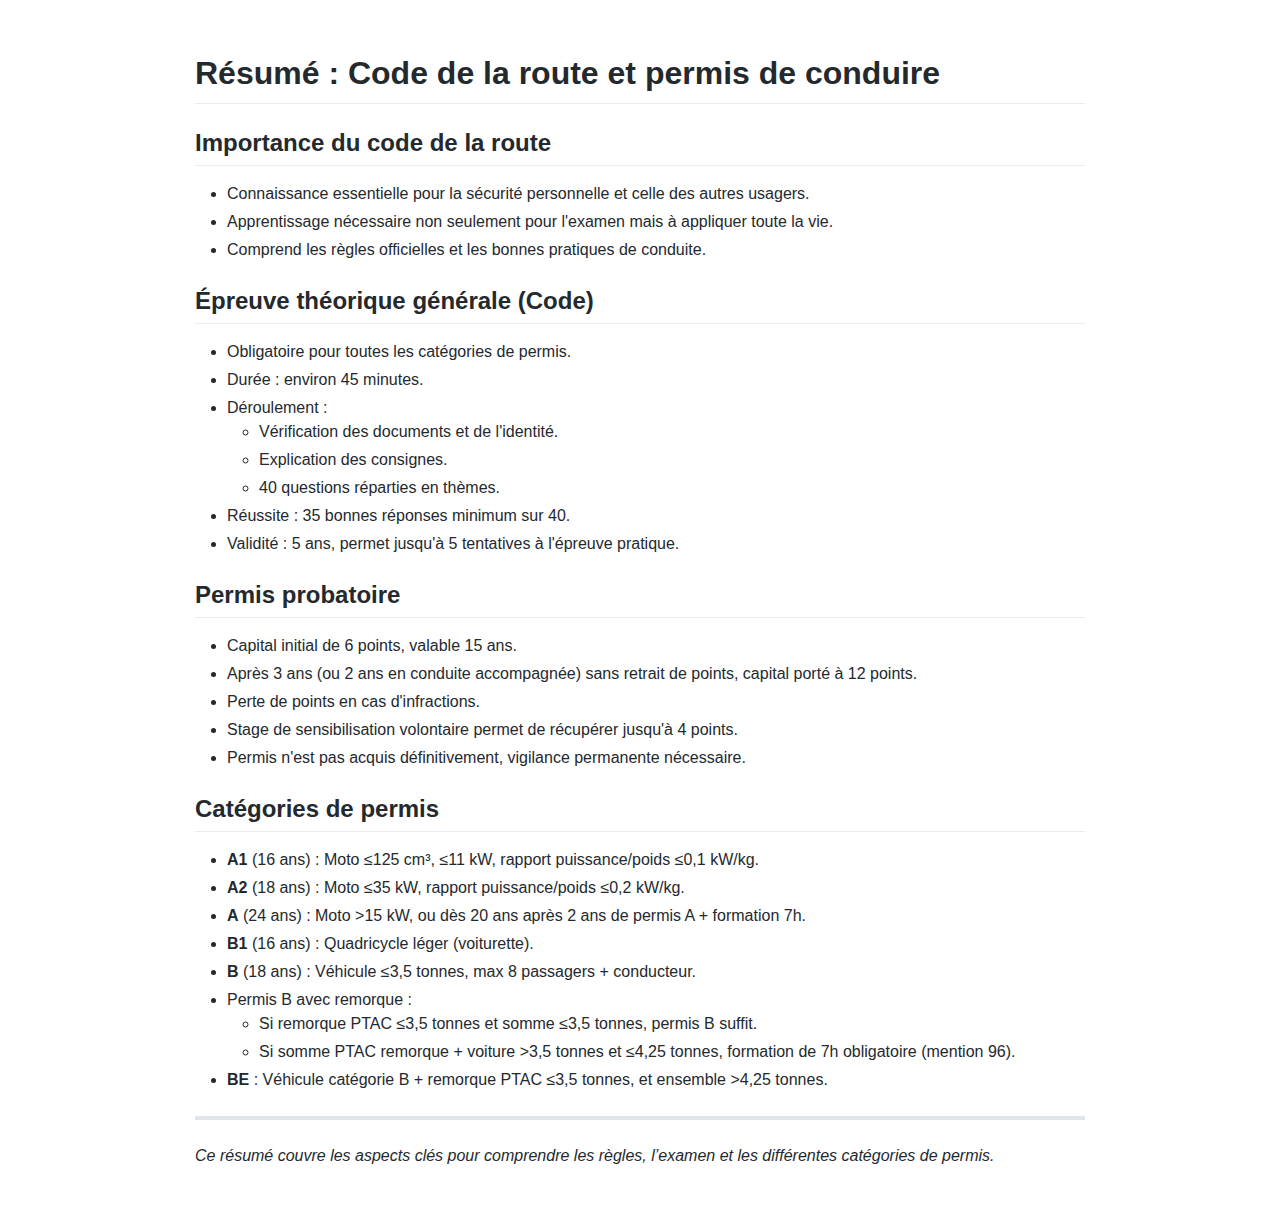
<file: pages/permis_b/I.html>
<!DOCTYPE html>
<html lang="en">
<head>
  <meta charset="UTF-8">
  <meta name="viewport" content="width=device-width, initial-scale=1">
  <title></title>
  <style>
  @font-face {
  font-family: octicons-link;
  src: url([data-uri]) format('woff');
}

.markdown-body .octicon {
  display: inline-block;
  fill: currentColor;
  vertical-align: text-bottom;
}

.markdown-body .anchor {
  float: left;
  line-height: 1;
  margin-left: -20px;
  padding-right: 4px;
}

.markdown-body .anchor:focus {
  outline: none;
}

.markdown-body h1 .octicon-link,
.markdown-body h2 .octicon-link,
.markdown-body h3 .octicon-link,
.markdown-body h4 .octicon-link,
.markdown-body h5 .octicon-link,
.markdown-body h6 .octicon-link {
  color: #1b1f23;
  vertical-align: middle;
  visibility: hidden;
}

.markdown-body h1:hover .anchor,
.markdown-body h2:hover .anchor,
.markdown-body h3:hover .anchor,
.markdown-body h4:hover .anchor,
.markdown-body h5:hover .anchor,
.markdown-body h6:hover .anchor {
  text-decoration: none;
}

.markdown-body h1:hover .anchor .octicon-link,
.markdown-body h2:hover .anchor .octicon-link,
.markdown-body h3:hover .anchor .octicon-link,
.markdown-body h4:hover .anchor .octicon-link,
.markdown-body h5:hover .anchor .octicon-link,
.markdown-body h6:hover .anchor .octicon-link {
  visibility: visible;
}

.markdown-body {
  -ms-text-size-adjust: 100%;
  -webkit-text-size-adjust: 100%;
  color: #24292e;
  line-height: 1.5;
  font-family: -apple-system,BlinkMacSystemFont,Segoe UI,Helvetica,Arial,sans-serif,Apple Color Emoji,Segoe UI Emoji,Segoe UI Symbol;
  font-size: 16px;
  line-height: 1.5;
  word-wrap: break-word;
}

.markdown-body .pl-c {
  color: #6a737d;
}

.markdown-body .pl-c1,
.markdown-body .pl-s .pl-v {
  color: #005cc5;
}

.markdown-body .pl-e,
.markdown-body .pl-en {
  color: #6f42c1;
}

.markdown-body .pl-s .pl-s1,
.markdown-body .pl-smi {
  color: #24292e;
}

.markdown-body .pl-ent {
  color: #22863a;
}

.markdown-body .pl-k {
  color: #d73a49;
}

.markdown-body .pl-pds,
.markdown-body .pl-s,
.markdown-body .pl-s .pl-pse .pl-s1,
.markdown-body .pl-sr,
.markdown-body .pl-sr .pl-cce,
.markdown-body .pl-sr .pl-sra,
.markdown-body .pl-sr .pl-sre {
  color: #032f62;
}

.markdown-body .pl-smw,
.markdown-body .pl-v {
  color: #e36209;
}

.markdown-body .pl-bu {
  color: #b31d28;
}

.markdown-body .pl-ii {
  background-color: #b31d28;
  color: #fafbfc;
}

.markdown-body .pl-c2 {
  background-color: #d73a49;
  color: #fafbfc;
}

.markdown-body .pl-c2:before {
  content: "^M";
}

.markdown-body .pl-sr .pl-cce {
  color: #22863a;
  font-weight: 700;
}

.markdown-body .pl-ml {
  color: #735c0f;
}

.markdown-body .pl-mh,
.markdown-body .pl-mh .pl-en,
.markdown-body .pl-ms {
  color: #005cc5;
  font-weight: 700;
}

.markdown-body .pl-mi {
  color: #24292e;
  font-style: italic;
}

.markdown-body .pl-mb {
  color: #24292e;
  font-weight: 700;
}

.markdown-body .pl-md {
  background-color: #ffeef0;
  color: #b31d28;
}

.markdown-body .pl-mi1 {
  background-color: #f0fff4;
  color: #22863a;
}

.markdown-body .pl-mc {
  background-color: #ffebda;
  color: #e36209;
}

.markdown-body .pl-mi2 {
  background-color: #005cc5;
  color: #f6f8fa;
}

.markdown-body .pl-mdr {
  color: #6f42c1;
  font-weight: 700;
}

.markdown-body .pl-ba {
  color: #586069;
}

.markdown-body .pl-sg {
  color: #959da5;
}

.markdown-body .pl-corl {
  color: #032f62;
  text-decoration: underline;
}

.markdown-body details {
  display: block;
}

.markdown-body summary {
  display: list-item;
}

.markdown-body a {
  background-color: transparent;
}

.markdown-body a:active,
.markdown-body a:hover {
  outline-width: 0;
}

.markdown-body strong {
  font-weight: inherit;
  font-weight: bolder;
}

.markdown-body h1 {
  font-size: 2em;
  margin: .67em 0;
}

.markdown-body img {
  border-style: none;
}

.markdown-body code,
.markdown-body kbd,
.markdown-body pre {
  font-family: monospace,monospace;
  font-size: 1em;
}

.markdown-body hr {
  box-sizing: content-box;
  height: 0;
  overflow: visible;
}

.markdown-body input {
  font: inherit;
  margin: 0;
}

.markdown-body input {
  overflow: visible;
}

.markdown-body [type=checkbox] {
  box-sizing: border-box;
  padding: 0;
}

.markdown-body * {
  box-sizing: border-box;
}

.markdown-body input {
  font-family: inherit;
  font-size: inherit;
  line-height: inherit;
}

.markdown-body a {
  color: #0366d6;
  text-decoration: none;
}

.markdown-body a:hover {
  text-decoration: underline;
}

.markdown-body strong {
  font-weight: 600;
}

.markdown-body hr {
  background: transparent;
  border: 0;
  border-bottom: 1px solid #dfe2e5;
  height: 0;
  margin: 15px 0;
  overflow: hidden;
}

.markdown-body hr:before {
  content: "";
  display: table;
}

.markdown-body hr:after {
  clear: both;
  content: "";
  display: table;
}

.markdown-body table {
  border-collapse: collapse;
  border-spacing: 0;
}

.markdown-body td,
.markdown-body th {
  padding: 0;
}

.markdown-body details summary {
  cursor: pointer;
}

.markdown-body h1,
.markdown-body h2,
.markdown-body h3,
.markdown-body h4,
.markdown-body h5,
.markdown-body h6 {
  margin-bottom: 0;
  margin-top: 0;
}

.markdown-body h1 {
  font-size: 32px;
}

.markdown-body h1,
.markdown-body h2 {
  font-weight: 600;
}

.markdown-body h2 {
  font-size: 24px;
}

.markdown-body h3 {
  font-size: 20px;
}

.markdown-body h3,
.markdown-body h4 {
  font-weight: 600;
}

.markdown-body h4 {
  font-size: 16px;
}

.markdown-body h5 {
  font-size: 14px;
}

.markdown-body h5,
.markdown-body h6 {
  font-weight: 600;
}

.markdown-body h6 {
  font-size: 12px;
}

.markdown-body p {
  margin-bottom: 10px;
  margin-top: 0;
}

.markdown-body blockquote {
  margin: 0;
}

.markdown-body ol,
.markdown-body ul {
  margin-bottom: 0;
  margin-top: 0;
  padding-left: 0;
}

.markdown-body ol ol,
.markdown-body ul ol {
  list-style-type: lower-roman;
}

.markdown-body ol ol ol,
.markdown-body ol ul ol,
.markdown-body ul ol ol,
.markdown-body ul ul ol {
  list-style-type: lower-alpha;
}

.markdown-body dd {
  margin-left: 0;
}

.markdown-body code,
.markdown-body pre {
  font-family: SFMono-Regular,Consolas,Liberation Mono,Menlo,Courier,monospace;
  font-size: 12px;
}

.markdown-body pre {
  margin-bottom: 0;
  margin-top: 0;
}

.markdown-body input::-webkit-inner-spin-button,
.markdown-body input::-webkit-outer-spin-button {
  -webkit-appearance: none;
  appearance: none;
  margin: 0;
}

.markdown-body .border {
  border: 1px solid #e1e4e8!important;
}

.markdown-body .border-0 {
  border: 0!important;
}

.markdown-body .border-bottom {
  border-bottom: 1px solid #e1e4e8!important;
}

.markdown-body .rounded-1 {
  border-radius: 3px!important;
}

.markdown-body .bg-white {
  background-color: #fff!important;
}

.markdown-body .bg-gray-light {
  background-color: #fafbfc!important;
}

.markdown-body .text-gray-light {
  color: #6a737d!important;
}

.markdown-body .mb-0 {
  margin-bottom: 0!important;
}

.markdown-body .my-2 {
  margin-bottom: 8px!important;
  margin-top: 8px!important;
}

.markdown-body .pl-0 {
  padding-left: 0!important;
}

.markdown-body .py-0 {
  padding-bottom: 0!important;
  padding-top: 0!important;
}

.markdown-body .pl-1 {
  padding-left: 4px!important;
}

.markdown-body .pl-2 {
  padding-left: 8px!important;
}

.markdown-body .py-2 {
  padding-bottom: 8px!important;
  padding-top: 8px!important;
}

.markdown-body .pl-3,
.markdown-body .px-3 {
  padding-left: 16px!important;
}

.markdown-body .px-3 {
  padding-right: 16px!important;
}

.markdown-body .pl-4 {
  padding-left: 24px!important;
}

.markdown-body .pl-5 {
  padding-left: 32px!important;
}

.markdown-body .pl-6 {
  padding-left: 40px!important;
}

.markdown-body .f6 {
  font-size: 12px!important;
}

.markdown-body .lh-condensed {
  line-height: 1.25!important;
}

.markdown-body .text-bold {
  font-weight: 600!important;
}

.markdown-body:before {
  content: "";
  display: table;
}

.markdown-body:after {
  clear: both;
  content: "";
  display: table;
}

.markdown-body>:first-child {
  margin-top: 0!important;
}

.markdown-body>:last-child {
  margin-bottom: 0!important;
}

.markdown-body a:not([href]) {
  color: inherit;
  text-decoration: none;
}

.markdown-body blockquote,
.markdown-body dl,
.markdown-body ol,
.markdown-body p,
.markdown-body pre,
.markdown-body table,
.markdown-body ul {
  margin-bottom: 16px;
  margin-top: 0;
}

.markdown-body hr {
  background-color: #e1e4e8;
  border: 0;
  height: .25em;
  margin: 24px 0;
  padding: 0;
}

.markdown-body blockquote {
  border-left: .25em solid #dfe2e5;
  color: #6a737d;
  padding: 0 1em;
}

.markdown-body blockquote>:first-child {
  margin-top: 0;
}

.markdown-body blockquote>:last-child {
  margin-bottom: 0;
}

.markdown-body kbd {
  background-color: #fafbfc;
  border: 1px solid #c6cbd1;
  border-bottom-color: #959da5;
  border-radius: 3px;
  box-shadow: inset 0 -1px 0 #959da5;
  color: #444d56;
  display: inline-block;
  font-size: 11px;
  line-height: 10px;
  padding: 3px 5px;
  vertical-align: middle;
}

.markdown-body h1,
.markdown-body h2,
.markdown-body h3,
.markdown-body h4,
.markdown-body h5,
.markdown-body h6 {
  font-weight: 600;
  line-height: 1.25;
  margin-bottom: 16px;
  margin-top: 24px;
}

.markdown-body h1 {
  font-size: 2em;
}

.markdown-body h1,
.markdown-body h2 {
  border-bottom: 1px solid #eaecef;
  padding-bottom: .3em;
}

.markdown-body h2 {
  font-size: 1.5em;
}

.markdown-body h3 {
  font-size: 1.25em;
}

.markdown-body h4 {
  font-size: 1em;
}

.markdown-body h5 {
  font-size: .875em;
}

.markdown-body h6 {
  color: #6a737d;
  font-size: .85em;
}

.markdown-body ol,
.markdown-body ul {
  padding-left: 2em;
}

.markdown-body ol ol,
.markdown-body ol ul,
.markdown-body ul ol,
.markdown-body ul ul {
  margin-bottom: 0;
  margin-top: 0;
}

.markdown-body li {
  word-wrap: break-all;
}

.markdown-body li>p {
  margin-top: 16px;
}

.markdown-body li+li {
  margin-top: .25em;
}

.markdown-body dl {
  padding: 0;
}

.markdown-body dl dt {
  font-size: 1em;
  font-style: italic;
  font-weight: 600;
  margin-top: 16px;
  padding: 0;
}

.markdown-body dl dd {
  margin-bottom: 16px;
  padding: 0 16px;
}

.markdown-body table {
  display: block;
  overflow: auto;
  width: 100%;
}

.markdown-body table th {
  font-weight: 600;
}

.markdown-body table td,
.markdown-body table th {
  border: 1px solid #dfe2e5;
  padding: 6px 13px;
}

.markdown-body table tr {
  background-color: #fff;
  border-top: 1px solid #c6cbd1;
}

.markdown-body table tr:nth-child(2n) {
  background-color: #f6f8fa;
}

.markdown-body img {
  background-color: #fff;
  box-sizing: content-box;
  max-width: 100%;
}

.markdown-body img[align=right] {
  padding-left: 20px;
}

.markdown-body img[align=left] {
  padding-right: 20px;
}

.markdown-body code {
  background-color: rgba(27,31,35,.05);
  border-radius: 3px;
  font-size: 85%;
  margin: 0;
  padding: .2em .4em;
}

.markdown-body pre {
  word-wrap: normal;
}

.markdown-body pre>code {
  background: transparent;
  border: 0;
  font-size: 100%;
  margin: 0;
  padding: 0;
  white-space: pre;
  word-break: normal;
}

.markdown-body .highlight {
  margin-bottom: 16px;
}

.markdown-body .highlight pre {
  margin-bottom: 0;
  word-break: normal;
}

.markdown-body .highlight pre,
.markdown-body pre {
  background-color: #f6f8fa;
  border-radius: 3px;
  font-size: 85%;
  line-height: 1.45;
  overflow: auto;
  padding: 16px;
}

.markdown-body pre code {
  background-color: transparent;
  border: 0;
  display: inline;
  line-height: inherit;
  margin: 0;
  max-width: auto;
  overflow: visible;
  padding: 0;
  word-wrap: normal;
}

.markdown-body .commit-tease-sha {
  color: #444d56;
  display: inline-block;
  font-family: SFMono-Regular,Consolas,Liberation Mono,Menlo,Courier,monospace;
  font-size: 90%;
}

.markdown-body .blob-wrapper {
  border-bottom-left-radius: 3px;
  border-bottom-right-radius: 3px;
  overflow-x: auto;
  overflow-y: hidden;
}

.markdown-body .blob-wrapper-embedded {
  max-height: 240px;
  overflow-y: auto;
}

.markdown-body .blob-num {
  -moz-user-select: none;
  -ms-user-select: none;
  -webkit-user-select: none;
  color: rgba(27,31,35,.3);
  cursor: pointer;
  font-family: SFMono-Regular,Consolas,Liberation Mono,Menlo,Courier,monospace;
  font-size: 12px;
  line-height: 20px;
  min-width: 50px;
  padding-left: 10px;
  padding-right: 10px;
  text-align: right;
  user-select: none;
  vertical-align: top;
  white-space: nowrap;
  width: 1%;
}

.markdown-body .blob-num:hover {
  color: rgba(27,31,35,.6);
}

.markdown-body .blob-num:before {
  content: attr(data-line-number);
}

.markdown-body .blob-code {
  line-height: 20px;
  padding-left: 10px;
  padding-right: 10px;
  position: relative;
  vertical-align: top;
}

.markdown-body .blob-code-inner {
  color: #24292e;
  font-family: SFMono-Regular,Consolas,Liberation Mono,Menlo,Courier,monospace;
  font-size: 12px;
  overflow: visible;
  white-space: pre;
  word-wrap: normal;
}

.markdown-body .pl-token.active,
.markdown-body .pl-token:hover {
  background: #ffea7f;
  cursor: pointer;
}

.markdown-body kbd {
  background-color: #fafbfc;
  border: 1px solid #d1d5da;
  border-bottom-color: #c6cbd1;
  border-radius: 3px;
  box-shadow: inset 0 -1px 0 #c6cbd1;
  color: #444d56;
  display: inline-block;
  font: 11px SFMono-Regular,Consolas,Liberation Mono,Menlo,Courier,monospace;
  line-height: 10px;
  padding: 3px 5px;
  vertical-align: middle;
}

.markdown-body :checked+.radio-label {
  border-color: #0366d6;
  position: relative;
  z-index: 1;
}

.markdown-body .tab-size[data-tab-size="1"] {
  -moz-tab-size: 1;
  tab-size: 1;
}

.markdown-body .tab-size[data-tab-size="2"] {
  -moz-tab-size: 2;
  tab-size: 2;
}

.markdown-body .tab-size[data-tab-size="3"] {
  -moz-tab-size: 3;
  tab-size: 3;
}

.markdown-body .tab-size[data-tab-size="4"] {
  -moz-tab-size: 4;
  tab-size: 4;
}

.markdown-body .tab-size[data-tab-size="5"] {
  -moz-tab-size: 5;
  tab-size: 5;
}

.markdown-body .tab-size[data-tab-size="6"] {
  -moz-tab-size: 6;
  tab-size: 6;
}

.markdown-body .tab-size[data-tab-size="7"] {
  -moz-tab-size: 7;
  tab-size: 7;
}

.markdown-body .tab-size[data-tab-size="8"] {
  -moz-tab-size: 8;
  tab-size: 8;
}

.markdown-body .tab-size[data-tab-size="9"] {
  -moz-tab-size: 9;
  tab-size: 9;
}

.markdown-body .tab-size[data-tab-size="10"] {
  -moz-tab-size: 10;
  tab-size: 10;
}

.markdown-body .tab-size[data-tab-size="11"] {
  -moz-tab-size: 11;
  tab-size: 11;
}

.markdown-body .tab-size[data-tab-size="12"] {
  -moz-tab-size: 12;
  tab-size: 12;
}

.markdown-body .task-list-item {
  list-style-type: none;
}

.markdown-body .task-list-item+.task-list-item {
  margin-top: 3px;
}

.markdown-body .task-list-item input {
  margin: 0 .2em .25em -1.6em;
  vertical-align: middle;
}

.markdown-body hr {
  border-bottom-color: #eee;
}

.markdown-body .pl-0 {
  padding-left: 0!important;
}

.markdown-body .pl-1 {
  padding-left: 4px!important;
}

.markdown-body .pl-2 {
  padding-left: 8px!important;
}

.markdown-body .pl-3 {
  padding-left: 16px!important;
}

.markdown-body .pl-4 {
  padding-left: 24px!important;
}

.markdown-body .pl-5 {
  padding-left: 32px!important;
}

.markdown-body .pl-6 {
  padding-left: 40px!important;
}

.markdown-body .pl-7 {
  padding-left: 48px!important;
}

.markdown-body .pl-8 {
  padding-left: 64px!important;
}

.markdown-body .pl-9 {
  padding-left: 80px!important;
}

.markdown-body .pl-10 {
  padding-left: 96px!important;
}

.markdown-body .pl-11 {
  padding-left: 112px!important;
}

.markdown-body .pl-12 {
  padding-left: 128px!important;
}

/*# sourceURL=webpack://./node_modules/github-markdown-css/github-markdown.css */
/*# sourceMappingURL=[data-uri] */
  </style>
  <style>
  /**
 * prism.js default theme for JavaScript, CSS and HTML
 * Based on dabblet (http://dabblet.com)
 * @author Lea Verou
 */

code[class*="language-"],
pre[class*="language-"] {
	color: black;
	background: none;
	text-shadow: 0 1px white;
	font-family: Consolas, Monaco, 'Andale Mono', 'Ubuntu Mono', monospace;
	font-size: 1em;
	text-align: left;
	white-space: pre;
	word-spacing: normal;
	word-break: normal;
	word-wrap: normal;
	line-height: 1.5;

	-moz-tab-size: 4;
	-o-tab-size: 4;
	tab-size: 4;

	-webkit-hyphens: none;
	-moz-hyphens: none;
	-ms-hyphens: none;
	hyphens: none;
}

pre[class*="language-"]::-moz-selection, pre[class*="language-"] ::-moz-selection,
code[class*="language-"]::-moz-selection, code[class*="language-"] ::-moz-selection {
	text-shadow: none;
	background: #b3d4fc;
}

pre[class*="language-"]::selection, pre[class*="language-"] ::selection,
code[class*="language-"]::selection, code[class*="language-"] ::selection {
	text-shadow: none;
	background: #b3d4fc;
}

@media print {
	code[class*="language-"],
	pre[class*="language-"] {
		text-shadow: none;
	}
}

/* Code blocks */
pre[class*="language-"] {
	padding: 1em;
	margin: .5em 0;
	overflow: auto;
}

:not(pre) > code[class*="language-"],
pre[class*="language-"] {
	background: #f5f2f0;
}

/* Inline code */
:not(pre) > code[class*="language-"] {
	padding: .1em;
	border-radius: .3em;
	white-space: normal;
}

.token.comment,
.token.prolog,
.token.doctype,
.token.cdata {
	color: slategray;
}

.token.punctuation {
	color: #999;
}

.token.namespace {
	opacity: .7;
}

.token.property,
.token.tag,
.token.boolean,
.token.number,
.token.constant,
.token.symbol,
.token.deleted {
	color: #905;
}

.token.selector,
.token.attr-name,
.token.string,
.token.char,
.token.builtin,
.token.inserted {
	color: #690;
}

.token.operator,
.token.entity,
.token.url,
.language-css .token.string,
.style .token.string {
	color: #9a6e3a;
	/* This background color was intended by the author of this theme. */
	background: hsla(0, 0%, 100%, .5);
}

.token.atrule,
.token.attr-value,
.token.keyword {
	color: #07a;
}

.token.function,
.token.class-name {
	color: #DD4A68;
}

.token.regex,
.token.important,
.token.variable {
	color: #e90;
}

.token.important,
.token.bold {
	font-weight: bold;
}
.token.italic {
	font-style: italic;
}

.token.entity {
	cursor: help;
}

/*# sourceURL=webpack://./node_modules/prismjs/themes/prism.css */
/*# sourceMappingURL=[data-uri] */
  </style>
  <style>
  
  </style>
  <style>
    .markdown-body {
      font-family: -apple-system,Segoe UI,Helvetica,Arial,sans-serif,Apple Color Emoji,Segoe UI Emoji;
      box-sizing: border-box;
      min-width: 200px;
      max-width: 980px;
      margin: 0 auto;
      padding: 45px;
    }

    @media not print {
      .markdown-body {
        padding: 45px;
      }

      @media (max-width: 767px) {
        .markdown-body {
          padding: 15px;
        }
      }
    }

    .hf-container {
      color: #24292e;
      line-height: 1.3;
    }

    .markdown-body .highlight pre,
    .markdown-body pre {
      white-space: pre-wrap;
    }
    .markdown-body table {
      display: table;
    }
    .markdown-body img[data-align="center"] {
      display: block;
      margin: 0 auto;
    }
    .markdown-body img[data-align="right"] {
      display: block;
      margin: 0 0 0 auto;
    }
    .markdown-body li.task-list-item {
      list-style-type: none;
    }
    .markdown-body li > [type=checkbox] {
      margin: 0 0 0 -1.3em;
    }
    .markdown-body input[type="checkbox"] ~ p {
      margin-top: 0;
      display: inline-block;
    }
    .markdown-body ol ol,
    .markdown-body ul ol {
      list-style-type: decimal;
    }
    .markdown-body ol ol ol,
    .markdown-body ol ul ol,
    .markdown-body ul ol ol,
    .markdown-body ul ul ol {
      list-style-type: decimal;
    }
  </style>
  <style>.markdown-body a.footnote-ref {
  text-decoration: none;
}

.footnotes {
  font-size: .85em;
  opacity: .8;
}

.footnotes li[role="doc-endnote"] {
  position: relative;
}

.footnotes .footnote-back {
  position: absolute;
  font-family: initial;
  top: .2em;
  right: 1em;
  text-decoration: none;
}

.inline-math.invalid,
.multiple-math.invalid {
  color: rgb(255, 105, 105);
}

.toc-container {
  width: 100%;
}

.toc-container .toc-title {
  font-weight: 700;
  font-size: 1.2em;
  margin-bottom: 0;
}

.toc-container li,
.toc-container ul,
.toc-container ul li {
  list-style: none !important;
}

.toc-container > ul {
  padding-left: 0;
}

.toc-container ul li span {
  display : flex;
}

.toc-container ul li span a {
  color: inherit;
  text-decoration: none;
}
.toc-container ul li span a:hover {
  color: inherit;
  text-decoration: none;
}

.toc-container ul li span span.dots {
  flex: 1;
  height: 0.65em;
  margin: 0 10px;
  border-bottom: 2px dotted black;
}

/*# sourceURL=webpack://./src/muya/lib/assets/styles/exportStyle.css */
/*# sourceMappingURL=[data-uri] */</style>
  <style>.markdown-body{}pre.front-matter{display:none!important;}</style>
</head>
<body>
  <article class="markdown-body"><h1 class="atx" id="resume--code-de-la-route-et-permis-de-conduire">Résumé : Code de la route et permis de conduire</h1>
<h2 class="atx" id="importance-du-code-de-la-route">Importance du code de la route</h2>
<ul>
<li>Connaissance essentielle pour la sécurité personnelle et celle des autres usagers.</li>
<li>Apprentissage nécessaire non seulement pour l'examen mais à appliquer toute la vie.</li>
<li>Comprend les règles officielles et les bonnes pratiques de conduite.</li>
</ul>
<h2 class="atx" id="epreuve-theorique-generale-code">Épreuve théorique générale (Code)</h2>
<ul>
<li>Obligatoire pour toutes les catégories de permis.</li>
<li>Durée : environ 45 minutes.</li>
<li>Déroulement :<ul>
<li>Vérification des documents et de l'identité.</li>
<li>Explication des consignes.</li>
<li>40 questions réparties en thèmes.</li>
</ul>
</li>
<li>Réussite : 35 bonnes réponses minimum sur 40.</li>
<li>Validité : 5 ans, permet jusqu'à 5 tentatives à l'épreuve pratique.</li>
</ul>
<h2 class="atx" id="permis-probatoire">Permis probatoire</h2>
<ul>
<li>Capital initial de 6 points, valable 15 ans.</li>
<li>Après 3 ans (ou 2 ans en conduite accompagnée) sans retrait de points, capital porté à 12 points.</li>
<li>Perte de points en cas d'infractions.</li>
<li>Stage de sensibilisation volontaire permet de récupérer jusqu'à 4 points.</li>
<li>Permis n'est pas acquis définitivement, vigilance permanente nécessaire.</li>
</ul>
<h2 class="atx" id="categories-de-permis">Catégories de permis</h2>
<ul>
<li><strong>A1</strong> (16 ans) : Moto ≤125 cm³, ≤11 kW, rapport puissance/poids ≤0,1 kW/kg.</li>
<li><strong>A2</strong> (18 ans) : Moto ≤35 kW, rapport puissance/poids ≤0,2 kW/kg.</li>
<li><strong>A</strong> (24 ans) : Moto &gt;15 kW, ou dès 20 ans après 2 ans de permis A + formation 7h.</li>
<li><strong>B1</strong> (16 ans) : Quadricycle léger (voiturette).</li>
<li><strong>B</strong> (18 ans) : Véhicule ≤3,5 tonnes, max 8 passagers + conducteur.</li>
<li>Permis B avec remorque :<ul>
<li>Si remorque PTAC ≤3,5 tonnes et somme ≤3,5 tonnes, permis B suffit.</li>
<li>Si somme PTAC remorque + voiture &gt;3,5 tonnes et ≤4,25 tonnes, formation de 7h obligatoire (mention 96).</li>
</ul>
</li>
<li><strong>BE</strong> : Véhicule catégorie B + remorque PTAC ≤3,5 tonnes, et ensemble &gt;4,25 tonnes.</li>
</ul>
<hr>
<p><em>Ce résumé couvre les aspects clés pour comprendre les règles, l’examen et les différentes catégories de permis.</em></p>
</article>
</body>
</html>
</file>
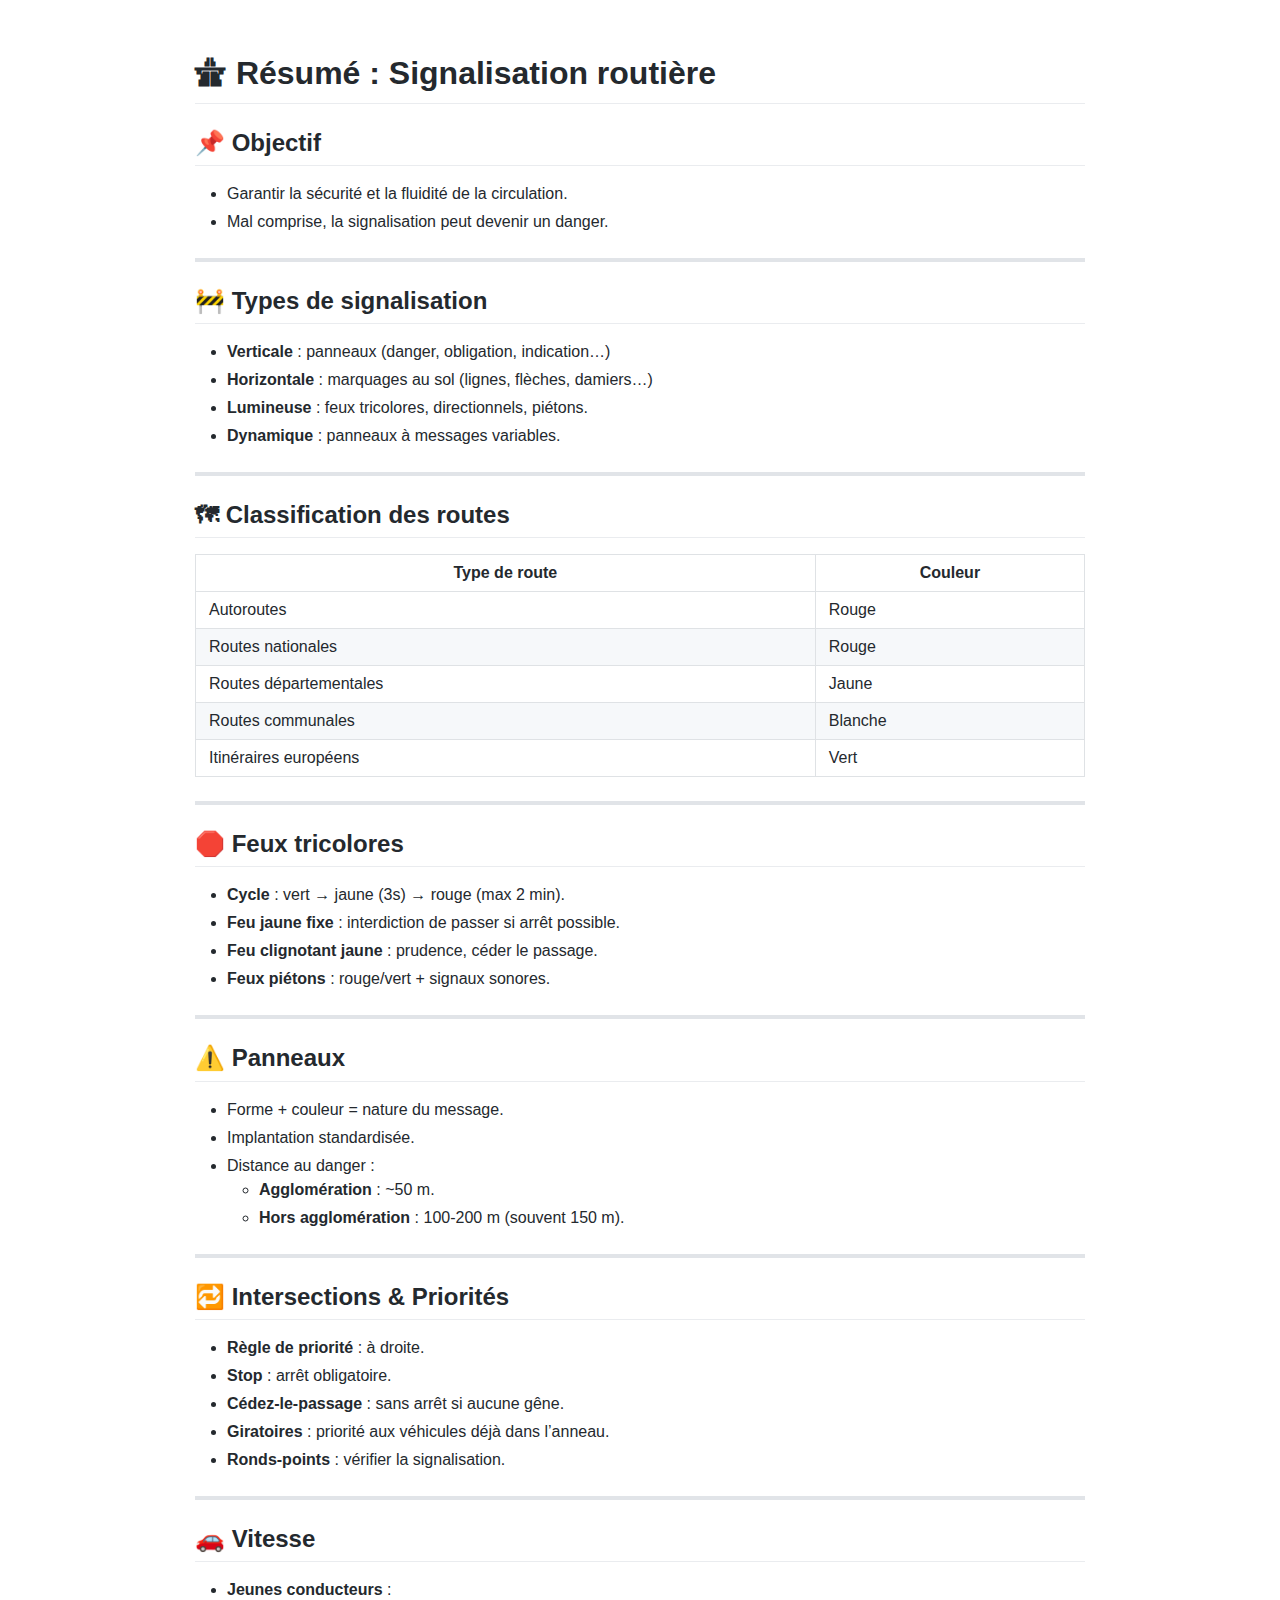
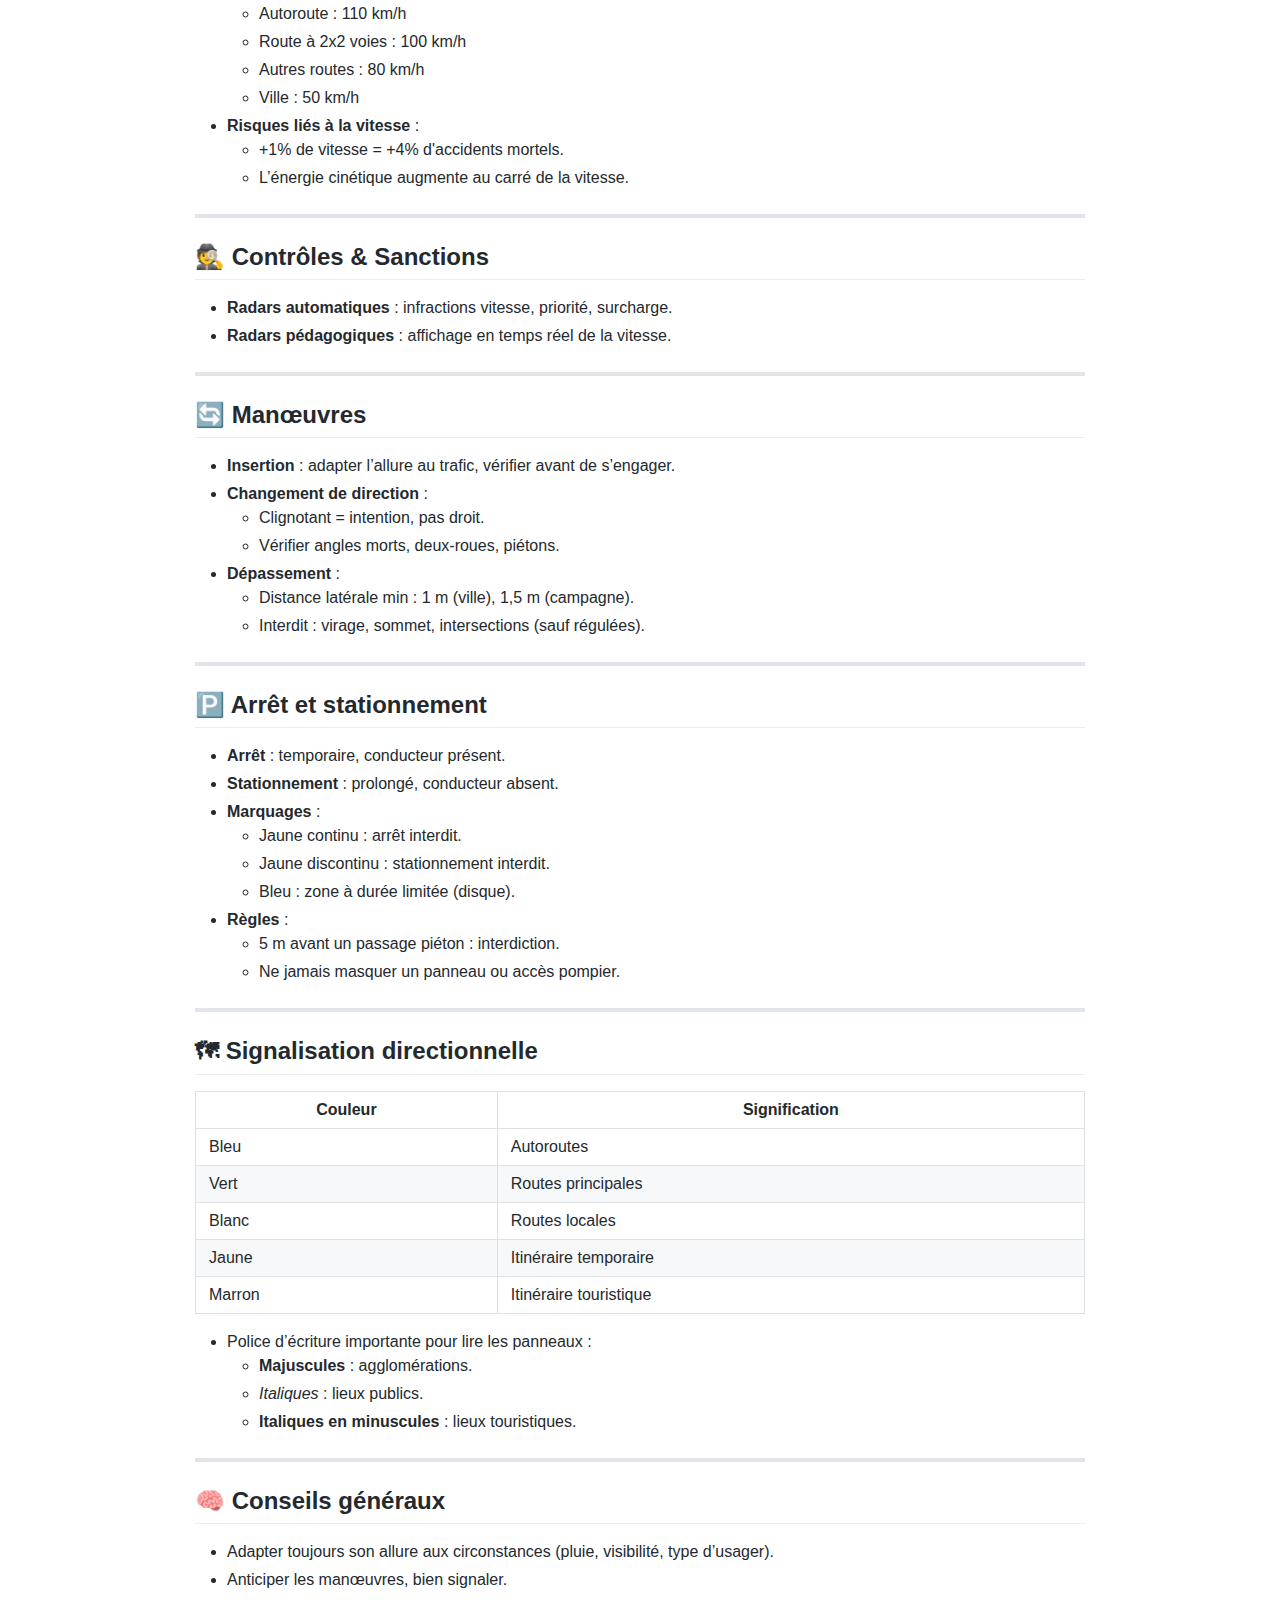
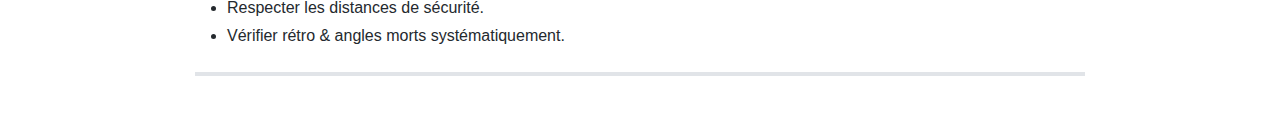
<file: pages/permis_b/L.html>
<!DOCTYPE html>
<html lang="en">
<head>
  <meta charset="UTF-8">
  <meta name="viewport" content="width=device-width, initial-scale=1">
  <title></title>
  <style>
  @font-face {
  font-family: octicons-link;
  src: url([data-uri]) format('woff');
}

.markdown-body .octicon {
  display: inline-block;
  fill: currentColor;
  vertical-align: text-bottom;
}

.markdown-body .anchor {
  float: left;
  line-height: 1;
  margin-left: -20px;
  padding-right: 4px;
}

.markdown-body .anchor:focus {
  outline: none;
}

.markdown-body h1 .octicon-link,
.markdown-body h2 .octicon-link,
.markdown-body h3 .octicon-link,
.markdown-body h4 .octicon-link,
.markdown-body h5 .octicon-link,
.markdown-body h6 .octicon-link {
  color: #1b1f23;
  vertical-align: middle;
  visibility: hidden;
}

.markdown-body h1:hover .anchor,
.markdown-body h2:hover .anchor,
.markdown-body h3:hover .anchor,
.markdown-body h4:hover .anchor,
.markdown-body h5:hover .anchor,
.markdown-body h6:hover .anchor {
  text-decoration: none;
}

.markdown-body h1:hover .anchor .octicon-link,
.markdown-body h2:hover .anchor .octicon-link,
.markdown-body h3:hover .anchor .octicon-link,
.markdown-body h4:hover .anchor .octicon-link,
.markdown-body h5:hover .anchor .octicon-link,
.markdown-body h6:hover .anchor .octicon-link {
  visibility: visible;
}

.markdown-body {
  -ms-text-size-adjust: 100%;
  -webkit-text-size-adjust: 100%;
  color: #24292e;
  line-height: 1.5;
  font-family: -apple-system,BlinkMacSystemFont,Segoe UI,Helvetica,Arial,sans-serif,Apple Color Emoji,Segoe UI Emoji,Segoe UI Symbol;
  font-size: 16px;
  line-height: 1.5;
  word-wrap: break-word;
}

.markdown-body .pl-c {
  color: #6a737d;
}

.markdown-body .pl-c1,
.markdown-body .pl-s .pl-v {
  color: #005cc5;
}

.markdown-body .pl-e,
.markdown-body .pl-en {
  color: #6f42c1;
}

.markdown-body .pl-s .pl-s1,
.markdown-body .pl-smi {
  color: #24292e;
}

.markdown-body .pl-ent {
  color: #22863a;
}

.markdown-body .pl-k {
  color: #d73a49;
}

.markdown-body .pl-pds,
.markdown-body .pl-s,
.markdown-body .pl-s .pl-pse .pl-s1,
.markdown-body .pl-sr,
.markdown-body .pl-sr .pl-cce,
.markdown-body .pl-sr .pl-sra,
.markdown-body .pl-sr .pl-sre {
  color: #032f62;
}

.markdown-body .pl-smw,
.markdown-body .pl-v {
  color: #e36209;
}

.markdown-body .pl-bu {
  color: #b31d28;
}

.markdown-body .pl-ii {
  background-color: #b31d28;
  color: #fafbfc;
}

.markdown-body .pl-c2 {
  background-color: #d73a49;
  color: #fafbfc;
}

.markdown-body .pl-c2:before {
  content: "^M";
}

.markdown-body .pl-sr .pl-cce {
  color: #22863a;
  font-weight: 700;
}

.markdown-body .pl-ml {
  color: #735c0f;
}

.markdown-body .pl-mh,
.markdown-body .pl-mh .pl-en,
.markdown-body .pl-ms {
  color: #005cc5;
  font-weight: 700;
}

.markdown-body .pl-mi {
  color: #24292e;
  font-style: italic;
}

.markdown-body .pl-mb {
  color: #24292e;
  font-weight: 700;
}

.markdown-body .pl-md {
  background-color: #ffeef0;
  color: #b31d28;
}

.markdown-body .pl-mi1 {
  background-color: #f0fff4;
  color: #22863a;
}

.markdown-body .pl-mc {
  background-color: #ffebda;
  color: #e36209;
}

.markdown-body .pl-mi2 {
  background-color: #005cc5;
  color: #f6f8fa;
}

.markdown-body .pl-mdr {
  color: #6f42c1;
  font-weight: 700;
}

.markdown-body .pl-ba {
  color: #586069;
}

.markdown-body .pl-sg {
  color: #959da5;
}

.markdown-body .pl-corl {
  color: #032f62;
  text-decoration: underline;
}

.markdown-body details {
  display: block;
}

.markdown-body summary {
  display: list-item;
}

.markdown-body a {
  background-color: transparent;
}

.markdown-body a:active,
.markdown-body a:hover {
  outline-width: 0;
}

.markdown-body strong {
  font-weight: inherit;
  font-weight: bolder;
}

.markdown-body h1 {
  font-size: 2em;
  margin: .67em 0;
}

.markdown-body img {
  border-style: none;
}

.markdown-body code,
.markdown-body kbd,
.markdown-body pre {
  font-family: monospace,monospace;
  font-size: 1em;
}

.markdown-body hr {
  box-sizing: content-box;
  height: 0;
  overflow: visible;
}

.markdown-body input {
  font: inherit;
  margin: 0;
}

.markdown-body input {
  overflow: visible;
}

.markdown-body [type=checkbox] {
  box-sizing: border-box;
  padding: 0;
}

.markdown-body * {
  box-sizing: border-box;
}

.markdown-body input {
  font-family: inherit;
  font-size: inherit;
  line-height: inherit;
}

.markdown-body a {
  color: #0366d6;
  text-decoration: none;
}

.markdown-body a:hover {
  text-decoration: underline;
}

.markdown-body strong {
  font-weight: 600;
}

.markdown-body hr {
  background: transparent;
  border: 0;
  border-bottom: 1px solid #dfe2e5;
  height: 0;
  margin: 15px 0;
  overflow: hidden;
}

.markdown-body hr:before {
  content: "";
  display: table;
}

.markdown-body hr:after {
  clear: both;
  content: "";
  display: table;
}

.markdown-body table {
  border-collapse: collapse;
  border-spacing: 0;
}

.markdown-body td,
.markdown-body th {
  padding: 0;
}

.markdown-body details summary {
  cursor: pointer;
}

.markdown-body h1,
.markdown-body h2,
.markdown-body h3,
.markdown-body h4,
.markdown-body h5,
.markdown-body h6 {
  margin-bottom: 0;
  margin-top: 0;
}

.markdown-body h1 {
  font-size: 32px;
}

.markdown-body h1,
.markdown-body h2 {
  font-weight: 600;
}

.markdown-body h2 {
  font-size: 24px;
}

.markdown-body h3 {
  font-size: 20px;
}

.markdown-body h3,
.markdown-body h4 {
  font-weight: 600;
}

.markdown-body h4 {
  font-size: 16px;
}

.markdown-body h5 {
  font-size: 14px;
}

.markdown-body h5,
.markdown-body h6 {
  font-weight: 600;
}

.markdown-body h6 {
  font-size: 12px;
}

.markdown-body p {
  margin-bottom: 10px;
  margin-top: 0;
}

.markdown-body blockquote {
  margin: 0;
}

.markdown-body ol,
.markdown-body ul {
  margin-bottom: 0;
  margin-top: 0;
  padding-left: 0;
}

.markdown-body ol ol,
.markdown-body ul ol {
  list-style-type: lower-roman;
}

.markdown-body ol ol ol,
.markdown-body ol ul ol,
.markdown-body ul ol ol,
.markdown-body ul ul ol {
  list-style-type: lower-alpha;
}

.markdown-body dd {
  margin-left: 0;
}

.markdown-body code,
.markdown-body pre {
  font-family: SFMono-Regular,Consolas,Liberation Mono,Menlo,Courier,monospace;
  font-size: 12px;
}

.markdown-body pre {
  margin-bottom: 0;
  margin-top: 0;
}

.markdown-body input::-webkit-inner-spin-button,
.markdown-body input::-webkit-outer-spin-button {
  -webkit-appearance: none;
  appearance: none;
  margin: 0;
}

.markdown-body .border {
  border: 1px solid #e1e4e8!important;
}

.markdown-body .border-0 {
  border: 0!important;
}

.markdown-body .border-bottom {
  border-bottom: 1px solid #e1e4e8!important;
}

.markdown-body .rounded-1 {
  border-radius: 3px!important;
}

.markdown-body .bg-white {
  background-color: #fff!important;
}

.markdown-body .bg-gray-light {
  background-color: #fafbfc!important;
}

.markdown-body .text-gray-light {
  color: #6a737d!important;
}

.markdown-body .mb-0 {
  margin-bottom: 0!important;
}

.markdown-body .my-2 {
  margin-bottom: 8px!important;
  margin-top: 8px!important;
}

.markdown-body .pl-0 {
  padding-left: 0!important;
}

.markdown-body .py-0 {
  padding-bottom: 0!important;
  padding-top: 0!important;
}

.markdown-body .pl-1 {
  padding-left: 4px!important;
}

.markdown-body .pl-2 {
  padding-left: 8px!important;
}

.markdown-body .py-2 {
  padding-bottom: 8px!important;
  padding-top: 8px!important;
}

.markdown-body .pl-3,
.markdown-body .px-3 {
  padding-left: 16px!important;
}

.markdown-body .px-3 {
  padding-right: 16px!important;
}

.markdown-body .pl-4 {
  padding-left: 24px!important;
}

.markdown-body .pl-5 {
  padding-left: 32px!important;
}

.markdown-body .pl-6 {
  padding-left: 40px!important;
}

.markdown-body .f6 {
  font-size: 12px!important;
}

.markdown-body .lh-condensed {
  line-height: 1.25!important;
}

.markdown-body .text-bold {
  font-weight: 600!important;
}

.markdown-body:before {
  content: "";
  display: table;
}

.markdown-body:after {
  clear: both;
  content: "";
  display: table;
}

.markdown-body>:first-child {
  margin-top: 0!important;
}

.markdown-body>:last-child {
  margin-bottom: 0!important;
}

.markdown-body a:not([href]) {
  color: inherit;
  text-decoration: none;
}

.markdown-body blockquote,
.markdown-body dl,
.markdown-body ol,
.markdown-body p,
.markdown-body pre,
.markdown-body table,
.markdown-body ul {
  margin-bottom: 16px;
  margin-top: 0;
}

.markdown-body hr {
  background-color: #e1e4e8;
  border: 0;
  height: .25em;
  margin: 24px 0;
  padding: 0;
}

.markdown-body blockquote {
  border-left: .25em solid #dfe2e5;
  color: #6a737d;
  padding: 0 1em;
}

.markdown-body blockquote>:first-child {
  margin-top: 0;
}

.markdown-body blockquote>:last-child {
  margin-bottom: 0;
}

.markdown-body kbd {
  background-color: #fafbfc;
  border: 1px solid #c6cbd1;
  border-bottom-color: #959da5;
  border-radius: 3px;
  box-shadow: inset 0 -1px 0 #959da5;
  color: #444d56;
  display: inline-block;
  font-size: 11px;
  line-height: 10px;
  padding: 3px 5px;
  vertical-align: middle;
}

.markdown-body h1,
.markdown-body h2,
.markdown-body h3,
.markdown-body h4,
.markdown-body h5,
.markdown-body h6 {
  font-weight: 600;
  line-height: 1.25;
  margin-bottom: 16px;
  margin-top: 24px;
}

.markdown-body h1 {
  font-size: 2em;
}

.markdown-body h1,
.markdown-body h2 {
  border-bottom: 1px solid #eaecef;
  padding-bottom: .3em;
}

.markdown-body h2 {
  font-size: 1.5em;
}

.markdown-body h3 {
  font-size: 1.25em;
}

.markdown-body h4 {
  font-size: 1em;
}

.markdown-body h5 {
  font-size: .875em;
}

.markdown-body h6 {
  color: #6a737d;
  font-size: .85em;
}

.markdown-body ol,
.markdown-body ul {
  padding-left: 2em;
}

.markdown-body ol ol,
.markdown-body ol ul,
.markdown-body ul ol,
.markdown-body ul ul {
  margin-bottom: 0;
  margin-top: 0;
}

.markdown-body li {
  word-wrap: break-all;
}

.markdown-body li>p {
  margin-top: 16px;
}

.markdown-body li+li {
  margin-top: .25em;
}

.markdown-body dl {
  padding: 0;
}

.markdown-body dl dt {
  font-size: 1em;
  font-style: italic;
  font-weight: 600;
  margin-top: 16px;
  padding: 0;
}

.markdown-body dl dd {
  margin-bottom: 16px;
  padding: 0 16px;
}

.markdown-body table {
  display: block;
  overflow: auto;
  width: 100%;
}

.markdown-body table th {
  font-weight: 600;
}

.markdown-body table td,
.markdown-body table th {
  border: 1px solid #dfe2e5;
  padding: 6px 13px;
}

.markdown-body table tr {
  background-color: #fff;
  border-top: 1px solid #c6cbd1;
}

.markdown-body table tr:nth-child(2n) {
  background-color: #f6f8fa;
}

.markdown-body img {
  background-color: #fff;
  box-sizing: content-box;
  max-width: 100%;
}

.markdown-body img[align=right] {
  padding-left: 20px;
}

.markdown-body img[align=left] {
  padding-right: 20px;
}

.markdown-body code {
  background-color: rgba(27,31,35,.05);
  border-radius: 3px;
  font-size: 85%;
  margin: 0;
  padding: .2em .4em;
}

.markdown-body pre {
  word-wrap: normal;
}

.markdown-body pre>code {
  background: transparent;
  border: 0;
  font-size: 100%;
  margin: 0;
  padding: 0;
  white-space: pre;
  word-break: normal;
}

.markdown-body .highlight {
  margin-bottom: 16px;
}

.markdown-body .highlight pre {
  margin-bottom: 0;
  word-break: normal;
}

.markdown-body .highlight pre,
.markdown-body pre {
  background-color: #f6f8fa;
  border-radius: 3px;
  font-size: 85%;
  line-height: 1.45;
  overflow: auto;
  padding: 16px;
}

.markdown-body pre code {
  background-color: transparent;
  border: 0;
  display: inline;
  line-height: inherit;
  margin: 0;
  max-width: auto;
  overflow: visible;
  padding: 0;
  word-wrap: normal;
}

.markdown-body .commit-tease-sha {
  color: #444d56;
  display: inline-block;
  font-family: SFMono-Regular,Consolas,Liberation Mono,Menlo,Courier,monospace;
  font-size: 90%;
}

.markdown-body .blob-wrapper {
  border-bottom-left-radius: 3px;
  border-bottom-right-radius: 3px;
  overflow-x: auto;
  overflow-y: hidden;
}

.markdown-body .blob-wrapper-embedded {
  max-height: 240px;
  overflow-y: auto;
}

.markdown-body .blob-num {
  -moz-user-select: none;
  -ms-user-select: none;
  -webkit-user-select: none;
  color: rgba(27,31,35,.3);
  cursor: pointer;
  font-family: SFMono-Regular,Consolas,Liberation Mono,Menlo,Courier,monospace;
  font-size: 12px;
  line-height: 20px;
  min-width: 50px;
  padding-left: 10px;
  padding-right: 10px;
  text-align: right;
  user-select: none;
  vertical-align: top;
  white-space: nowrap;
  width: 1%;
}

.markdown-body .blob-num:hover {
  color: rgba(27,31,35,.6);
}

.markdown-body .blob-num:before {
  content: attr(data-line-number);
}

.markdown-body .blob-code {
  line-height: 20px;
  padding-left: 10px;
  padding-right: 10px;
  position: relative;
  vertical-align: top;
}

.markdown-body .blob-code-inner {
  color: #24292e;
  font-family: SFMono-Regular,Consolas,Liberation Mono,Menlo,Courier,monospace;
  font-size: 12px;
  overflow: visible;
  white-space: pre;
  word-wrap: normal;
}

.markdown-body .pl-token.active,
.markdown-body .pl-token:hover {
  background: #ffea7f;
  cursor: pointer;
}

.markdown-body kbd {
  background-color: #fafbfc;
  border: 1px solid #d1d5da;
  border-bottom-color: #c6cbd1;
  border-radius: 3px;
  box-shadow: inset 0 -1px 0 #c6cbd1;
  color: #444d56;
  display: inline-block;
  font: 11px SFMono-Regular,Consolas,Liberation Mono,Menlo,Courier,monospace;
  line-height: 10px;
  padding: 3px 5px;
  vertical-align: middle;
}

.markdown-body :checked+.radio-label {
  border-color: #0366d6;
  position: relative;
  z-index: 1;
}

.markdown-body .tab-size[data-tab-size="1"] {
  -moz-tab-size: 1;
  tab-size: 1;
}

.markdown-body .tab-size[data-tab-size="2"] {
  -moz-tab-size: 2;
  tab-size: 2;
}

.markdown-body .tab-size[data-tab-size="3"] {
  -moz-tab-size: 3;
  tab-size: 3;
}

.markdown-body .tab-size[data-tab-size="4"] {
  -moz-tab-size: 4;
  tab-size: 4;
}

.markdown-body .tab-size[data-tab-size="5"] {
  -moz-tab-size: 5;
  tab-size: 5;
}

.markdown-body .tab-size[data-tab-size="6"] {
  -moz-tab-size: 6;
  tab-size: 6;
}

.markdown-body .tab-size[data-tab-size="7"] {
  -moz-tab-size: 7;
  tab-size: 7;
}

.markdown-body .tab-size[data-tab-size="8"] {
  -moz-tab-size: 8;
  tab-size: 8;
}

.markdown-body .tab-size[data-tab-size="9"] {
  -moz-tab-size: 9;
  tab-size: 9;
}

.markdown-body .tab-size[data-tab-size="10"] {
  -moz-tab-size: 10;
  tab-size: 10;
}

.markdown-body .tab-size[data-tab-size="11"] {
  -moz-tab-size: 11;
  tab-size: 11;
}

.markdown-body .tab-size[data-tab-size="12"] {
  -moz-tab-size: 12;
  tab-size: 12;
}

.markdown-body .task-list-item {
  list-style-type: none;
}

.markdown-body .task-list-item+.task-list-item {
  margin-top: 3px;
}

.markdown-body .task-list-item input {
  margin: 0 .2em .25em -1.6em;
  vertical-align: middle;
}

.markdown-body hr {
  border-bottom-color: #eee;
}

.markdown-body .pl-0 {
  padding-left: 0!important;
}

.markdown-body .pl-1 {
  padding-left: 4px!important;
}

.markdown-body .pl-2 {
  padding-left: 8px!important;
}

.markdown-body .pl-3 {
  padding-left: 16px!important;
}

.markdown-body .pl-4 {
  padding-left: 24px!important;
}

.markdown-body .pl-5 {
  padding-left: 32px!important;
}

.markdown-body .pl-6 {
  padding-left: 40px!important;
}

.markdown-body .pl-7 {
  padding-left: 48px!important;
}

.markdown-body .pl-8 {
  padding-left: 64px!important;
}

.markdown-body .pl-9 {
  padding-left: 80px!important;
}

.markdown-body .pl-10 {
  padding-left: 96px!important;
}

.markdown-body .pl-11 {
  padding-left: 112px!important;
}

.markdown-body .pl-12 {
  padding-left: 128px!important;
}

/*# sourceURL=webpack://./node_modules/github-markdown-css/github-markdown.css */
/*# sourceMappingURL=[data-uri] */
  </style>
  <style>
  /**
 * prism.js default theme for JavaScript, CSS and HTML
 * Based on dabblet (http://dabblet.com)
 * @author Lea Verou
 */

code[class*="language-"],
pre[class*="language-"] {
	color: black;
	background: none;
	text-shadow: 0 1px white;
	font-family: Consolas, Monaco, 'Andale Mono', 'Ubuntu Mono', monospace;
	font-size: 1em;
	text-align: left;
	white-space: pre;
	word-spacing: normal;
	word-break: normal;
	word-wrap: normal;
	line-height: 1.5;

	-moz-tab-size: 4;
	-o-tab-size: 4;
	tab-size: 4;

	-webkit-hyphens: none;
	-moz-hyphens: none;
	-ms-hyphens: none;
	hyphens: none;
}

pre[class*="language-"]::-moz-selection, pre[class*="language-"] ::-moz-selection,
code[class*="language-"]::-moz-selection, code[class*="language-"] ::-moz-selection {
	text-shadow: none;
	background: #b3d4fc;
}

pre[class*="language-"]::selection, pre[class*="language-"] ::selection,
code[class*="language-"]::selection, code[class*="language-"] ::selection {
	text-shadow: none;
	background: #b3d4fc;
}

@media print {
	code[class*="language-"],
	pre[class*="language-"] {
		text-shadow: none;
	}
}

/* Code blocks */
pre[class*="language-"] {
	padding: 1em;
	margin: .5em 0;
	overflow: auto;
}

:not(pre) > code[class*="language-"],
pre[class*="language-"] {
	background: #f5f2f0;
}

/* Inline code */
:not(pre) > code[class*="language-"] {
	padding: .1em;
	border-radius: .3em;
	white-space: normal;
}

.token.comment,
.token.prolog,
.token.doctype,
.token.cdata {
	color: slategray;
}

.token.punctuation {
	color: #999;
}

.token.namespace {
	opacity: .7;
}

.token.property,
.token.tag,
.token.boolean,
.token.number,
.token.constant,
.token.symbol,
.token.deleted {
	color: #905;
}

.token.selector,
.token.attr-name,
.token.string,
.token.char,
.token.builtin,
.token.inserted {
	color: #690;
}

.token.operator,
.token.entity,
.token.url,
.language-css .token.string,
.style .token.string {
	color: #9a6e3a;
	/* This background color was intended by the author of this theme. */
	background: hsla(0, 0%, 100%, .5);
}

.token.atrule,
.token.attr-value,
.token.keyword {
	color: #07a;
}

.token.function,
.token.class-name {
	color: #DD4A68;
}

.token.regex,
.token.important,
.token.variable {
	color: #e90;
}

.token.important,
.token.bold {
	font-weight: bold;
}
.token.italic {
	font-style: italic;
}

.token.entity {
	cursor: help;
}

/*# sourceURL=webpack://./node_modules/prismjs/themes/prism.css */
/*# sourceMappingURL=[data-uri] */
  </style>
  <style>
  
  </style>
  <style>
    .markdown-body {
      font-family: -apple-system,Segoe UI,Helvetica,Arial,sans-serif,Apple Color Emoji,Segoe UI Emoji;
      box-sizing: border-box;
      min-width: 200px;
      max-width: 980px;
      margin: 0 auto;
      padding: 45px;
    }

    @media not print {
      .markdown-body {
        padding: 45px;
      }

      @media (max-width: 767px) {
        .markdown-body {
          padding: 15px;
        }
      }
    }

    .hf-container {
      color: #24292e;
      line-height: 1.3;
    }

    .markdown-body .highlight pre,
    .markdown-body pre {
      white-space: pre-wrap;
    }
    .markdown-body table {
      display: table;
    }
    .markdown-body img[data-align="center"] {
      display: block;
      margin: 0 auto;
    }
    .markdown-body img[data-align="right"] {
      display: block;
      margin: 0 0 0 auto;
    }
    .markdown-body li.task-list-item {
      list-style-type: none;
    }
    .markdown-body li > [type=checkbox] {
      margin: 0 0 0 -1.3em;
    }
    .markdown-body input[type="checkbox"] ~ p {
      margin-top: 0;
      display: inline-block;
    }
    .markdown-body ol ol,
    .markdown-body ul ol {
      list-style-type: decimal;
    }
    .markdown-body ol ol ol,
    .markdown-body ol ul ol,
    .markdown-body ul ol ol,
    .markdown-body ul ul ol {
      list-style-type: decimal;
    }
  </style>
  <style>.markdown-body a.footnote-ref {
  text-decoration: none;
}

.footnotes {
  font-size: .85em;
  opacity: .8;
}

.footnotes li[role="doc-endnote"] {
  position: relative;
}

.footnotes .footnote-back {
  position: absolute;
  font-family: initial;
  top: .2em;
  right: 1em;
  text-decoration: none;
}

.inline-math.invalid,
.multiple-math.invalid {
  color: rgb(255, 105, 105);
}

.toc-container {
  width: 100%;
}

.toc-container .toc-title {
  font-weight: 700;
  font-size: 1.2em;
  margin-bottom: 0;
}

.toc-container li,
.toc-container ul,
.toc-container ul li {
  list-style: none !important;
}

.toc-container > ul {
  padding-left: 0;
}

.toc-container ul li span {
  display : flex;
}

.toc-container ul li span a {
  color: inherit;
  text-decoration: none;
}
.toc-container ul li span a:hover {
  color: inherit;
  text-decoration: none;
}

.toc-container ul li span span.dots {
  flex: 1;
  height: 0.65em;
  margin: 0 10px;
  border-bottom: 2px dotted black;
}

/*# sourceURL=webpack://./src/muya/lib/assets/styles/exportStyle.css */
/*# sourceMappingURL=[data-uri] */</style>
  <style>.markdown-body{}pre.front-matter{display:none!important;}</style>
</head>
<body>
  <article class="markdown-body"><h1 class="atx" id="🛣-resume--signalisation-routiere">🛣 Résumé : Signalisation routière</h1>
<h2 class="atx" id="📌-objectif">📌 Objectif</h2>
<ul>
<li>Garantir la sécurité et la fluidité de la circulation.</li>
<li>Mal comprise, la signalisation peut devenir un danger.</li>
</ul>
<hr>
<h2 class="atx" id="🚧-types-de-signalisation">🚧 Types de signalisation</h2>
<ul>
<li><strong>Verticale</strong> : panneaux (danger, obligation, indication…)</li>
<li><strong>Horizontale</strong> : marquages au sol (lignes, flèches, damiers…)</li>
<li><strong>Lumineuse</strong> : feux tricolores, directionnels, piétons.</li>
<li><strong>Dynamique</strong> : panneaux à messages variables.</li>
</ul>
<hr>
<h2 class="atx" id="🗺-classification-des-routes">🗺 Classification des routes</h2>
<table>
<thead>
<tr>
<th>Type de route</th>
<th>Couleur</th>
</tr>
</thead>
<tbody><tr>
<td>Autoroutes</td>
<td>Rouge</td>
</tr>
<tr>
<td>Routes nationales</td>
<td>Rouge</td>
</tr>
<tr>
<td>Routes départementales</td>
<td>Jaune</td>
</tr>
<tr>
<td>Routes communales</td>
<td>Blanche</td>
</tr>
<tr>
<td>Itinéraires européens</td>
<td>Vert</td>
</tr>
</tbody></table>
<hr>
<h2 class="atx" id="🛑-feux-tricolores">🛑 Feux tricolores</h2>
<ul>
<li><strong>Cycle</strong> : vert → jaune (3s) → rouge (max 2 min).</li>
<li><strong>Feu jaune fixe</strong> : interdiction de passer si arrêt possible.</li>
<li><strong>Feu clignotant jaune</strong> : prudence, céder le passage.</li>
<li><strong>Feux piétons</strong> : rouge/vert + signaux sonores.</li>
</ul>
<hr>
<h2 class="atx" id="⚠️-panneaux">⚠️ Panneaux</h2>
<ul>
<li>Forme + couleur = nature du message.</li>
<li>Implantation standardisée.</li>
<li>Distance au danger :<ul>
<li><strong>Agglomération</strong> : ~50 m.</li>
<li><strong>Hors agglomération</strong> : 100-200 m (souvent 150 m).</li>
</ul>
</li>
</ul>
<hr>
<h2 class="atx" id="🔁-intersections-andamp-priorites">🔁 Intersections &amp; Priorités</h2>
<ul>
<li><strong>Règle de priorité</strong> : à droite.</li>
<li><strong>Stop</strong> : arrêt obligatoire.</li>
<li><strong>Cédez-le-passage</strong> : sans arrêt si aucune gêne.</li>
<li><strong>Giratoires</strong> : priorité aux véhicules déjà dans l’anneau.</li>
<li><strong>Ronds-points</strong> : vérifier la signalisation.</li>
</ul>
<hr>
<h2 class="atx" id="🚗-vitesse">🚗 Vitesse</h2>
<ul>
<li><strong>Jeunes conducteurs</strong> :<ul>
<li>Autoroute : 110 km/h</li>
<li>Route à 2x2 voies : 100 km/h</li>
<li>Autres routes : 80 km/h</li>
<li>Ville : 50 km/h</li>
</ul>
</li>
<li><strong>Risques liés à la vitesse</strong> :<ul>
<li>+1% de vitesse = +4% d'accidents mortels.</li>
<li>L’énergie cinétique augmente au carré de la vitesse.</li>
</ul>
</li>
</ul>
<hr>
<h2 class="atx" id="🕵️-controles-andamp-sanctions">🕵️ Contrôles &amp; Sanctions</h2>
<ul>
<li><strong>Radars automatiques</strong> : infractions vitesse, priorité, surcharge.</li>
<li><strong>Radars pédagogiques</strong> : affichage en temps réel de la vitesse.</li>
</ul>
<hr>
<h2 class="atx" id="🔄-manœuvres">🔄 Manœuvres</h2>
<ul>
<li><strong>Insertion</strong> : adapter l’allure au trafic, vérifier avant de s’engager.</li>
<li><strong>Changement de direction</strong> :<ul>
<li>Clignotant = intention, pas droit.</li>
<li>Vérifier angles morts, deux-roues, piétons.</li>
</ul>
</li>
<li><strong>Dépassement</strong> :<ul>
<li>Distance latérale min : 1 m (ville), 1,5 m (campagne).</li>
<li>Interdit : virage, sommet, intersections (sauf régulées).</li>
</ul>
</li>
</ul>
<hr>
<h2 class="atx" id="🅿️-arret-et-stationnement">🅿️ Arrêt et stationnement</h2>
<ul>
<li><strong>Arrêt</strong> : temporaire, conducteur présent.</li>
<li><strong>Stationnement</strong> : prolongé, conducteur absent.</li>
<li><strong>Marquages</strong> :<ul>
<li>Jaune continu : arrêt interdit.</li>
<li>Jaune discontinu : stationnement interdit.</li>
<li>Bleu : zone à durée limitée (disque).</li>
</ul>
</li>
<li><strong>Règles</strong> :<ul>
<li>5 m avant un passage piéton : interdiction.</li>
<li>Ne jamais masquer un panneau ou accès pompier.</li>
</ul>
</li>
</ul>
<hr>
<h2 class="atx" id="🗺-signalisation-directionnelle">🗺 Signalisation directionnelle</h2>
<table>
<thead>
<tr>
<th>Couleur</th>
<th>Signification</th>
</tr>
</thead>
<tbody><tr>
<td>Bleu</td>
<td>Autoroutes</td>
</tr>
<tr>
<td>Vert</td>
<td>Routes principales</td>
</tr>
<tr>
<td>Blanc</td>
<td>Routes locales</td>
</tr>
<tr>
<td>Jaune</td>
<td>Itinéraire temporaire</td>
</tr>
<tr>
<td>Marron</td>
<td>Itinéraire touristique</td>
</tr>
</tbody></table>
<ul>
<li>Police d’écriture importante pour lire les panneaux :<ul>
<li><strong>Majuscules</strong> : agglomérations.</li>
<li><em>Italiques</em> : lieux publics.</li>
<li><strong>Italiques en minuscules</strong> : lieux touristiques.</li>
</ul>
</li>
</ul>
<hr>
<h2 class="atx" id="🧠-conseils-generaux">🧠 Conseils généraux</h2>
<ul>
<li>Adapter toujours son allure aux circonstances (pluie, visibilité, type d’usager).</li>
<li>Anticiper les manœuvres, bien signaler.</li>
<li>Respecter les distances de sécurité.</li>
<li>Vérifier rétro &amp; angles morts systématiquement.</li>
</ul>
<hr>
</article>
</body>
</html>
</file>
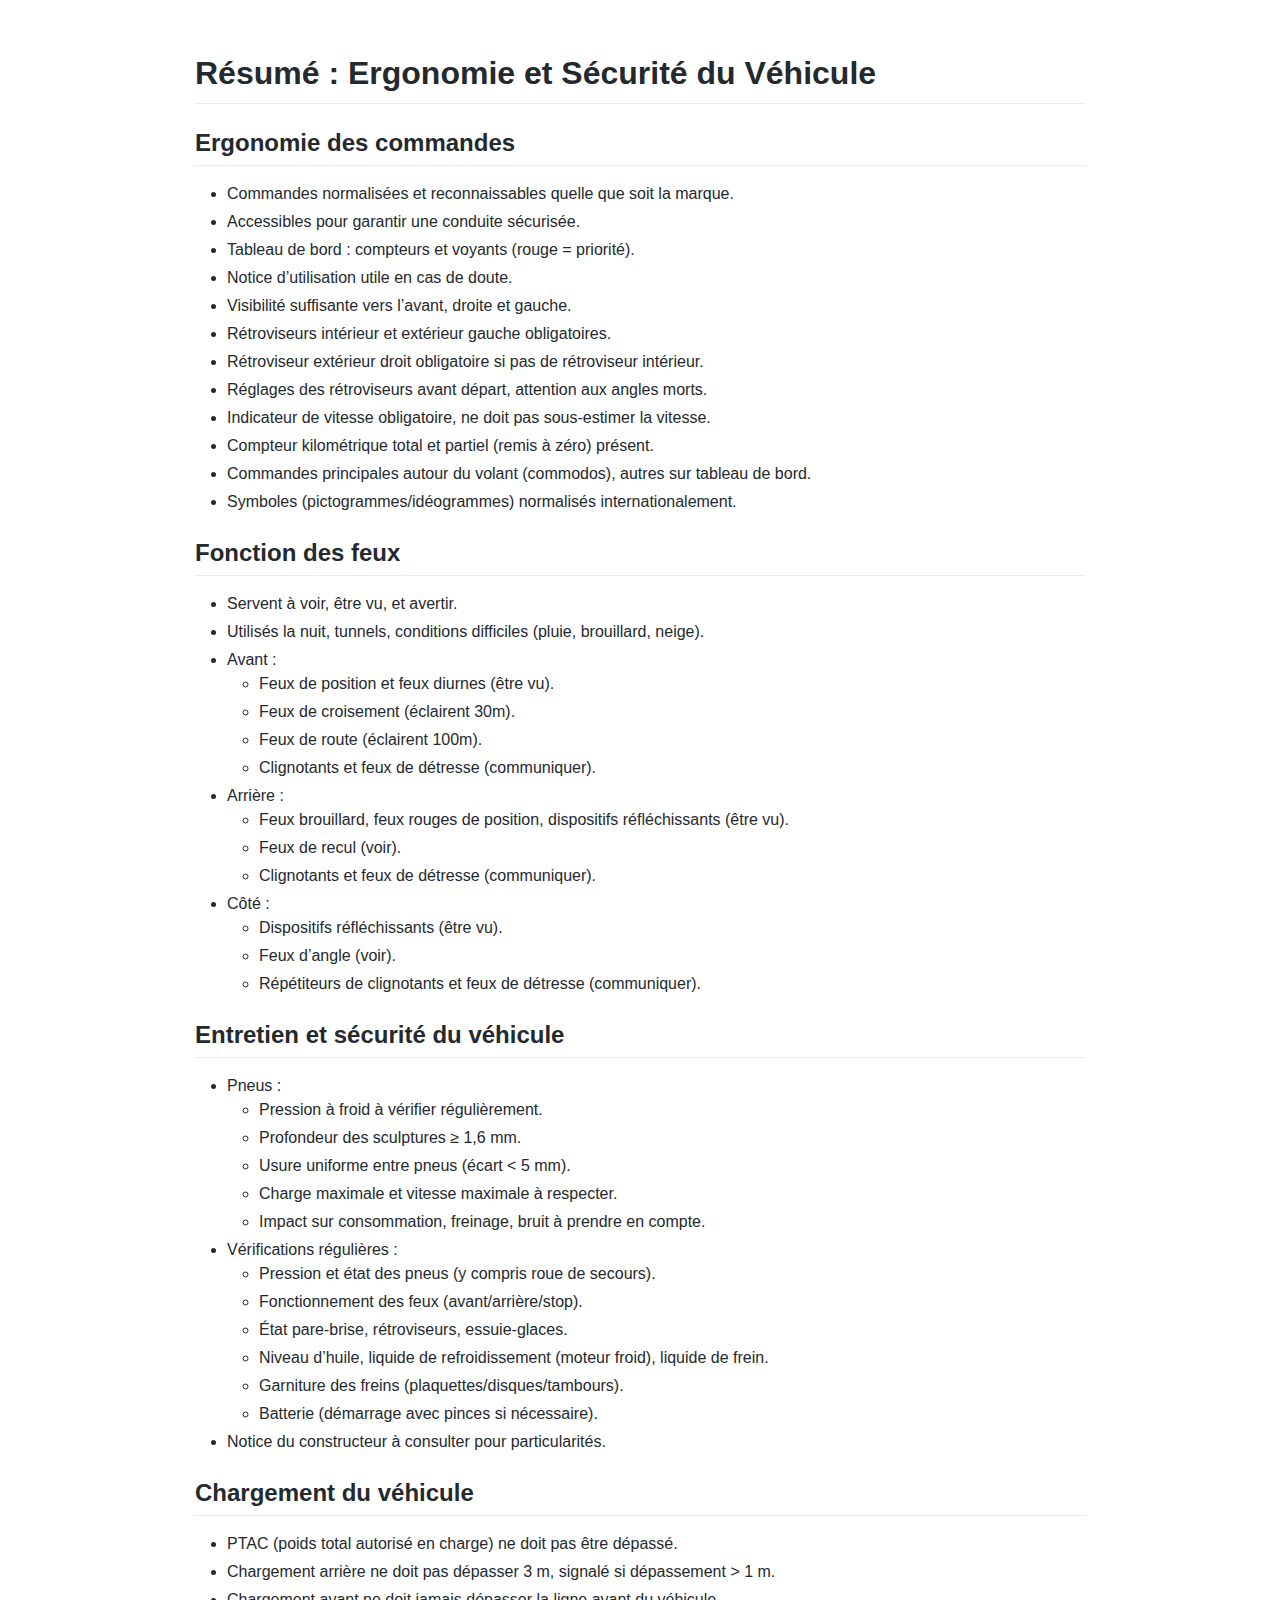
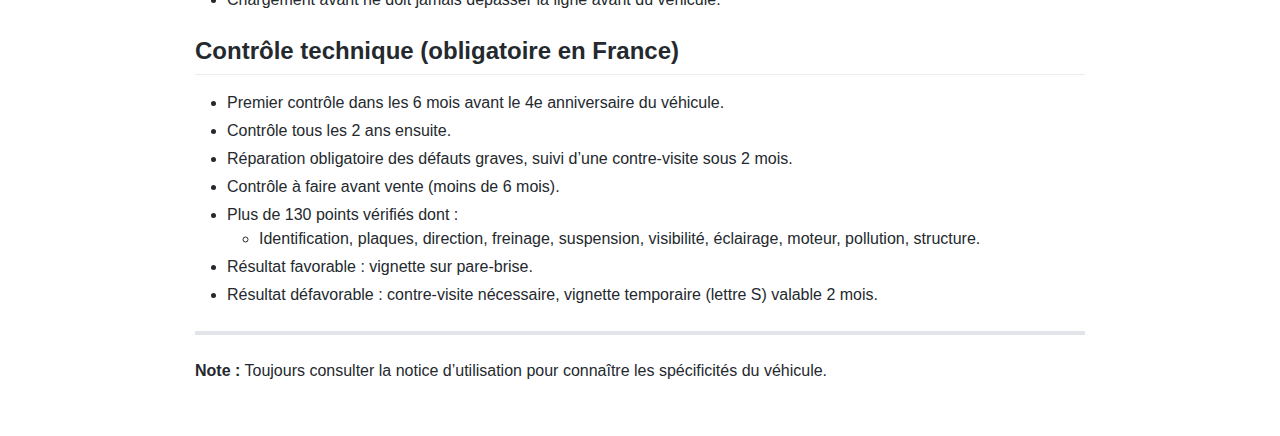
<file: pages/permis_b/M.html>
<!DOCTYPE html>
<html lang="en">
<head>
  <meta charset="UTF-8">
  <meta name="viewport" content="width=device-width, initial-scale=1">
  <title></title>
  <style>
  @font-face {
  font-family: octicons-link;
  src: url([data-uri]) format('woff');
}

.markdown-body .octicon {
  display: inline-block;
  fill: currentColor;
  vertical-align: text-bottom;
}

.markdown-body .anchor {
  float: left;
  line-height: 1;
  margin-left: -20px;
  padding-right: 4px;
}

.markdown-body .anchor:focus {
  outline: none;
}

.markdown-body h1 .octicon-link,
.markdown-body h2 .octicon-link,
.markdown-body h3 .octicon-link,
.markdown-body h4 .octicon-link,
.markdown-body h5 .octicon-link,
.markdown-body h6 .octicon-link {
  color: #1b1f23;
  vertical-align: middle;
  visibility: hidden;
}

.markdown-body h1:hover .anchor,
.markdown-body h2:hover .anchor,
.markdown-body h3:hover .anchor,
.markdown-body h4:hover .anchor,
.markdown-body h5:hover .anchor,
.markdown-body h6:hover .anchor {
  text-decoration: none;
}

.markdown-body h1:hover .anchor .octicon-link,
.markdown-body h2:hover .anchor .octicon-link,
.markdown-body h3:hover .anchor .octicon-link,
.markdown-body h4:hover .anchor .octicon-link,
.markdown-body h5:hover .anchor .octicon-link,
.markdown-body h6:hover .anchor .octicon-link {
  visibility: visible;
}

.markdown-body {
  -ms-text-size-adjust: 100%;
  -webkit-text-size-adjust: 100%;
  color: #24292e;
  line-height: 1.5;
  font-family: -apple-system,BlinkMacSystemFont,Segoe UI,Helvetica,Arial,sans-serif,Apple Color Emoji,Segoe UI Emoji,Segoe UI Symbol;
  font-size: 16px;
  line-height: 1.5;
  word-wrap: break-word;
}

.markdown-body .pl-c {
  color: #6a737d;
}

.markdown-body .pl-c1,
.markdown-body .pl-s .pl-v {
  color: #005cc5;
}

.markdown-body .pl-e,
.markdown-body .pl-en {
  color: #6f42c1;
}

.markdown-body .pl-s .pl-s1,
.markdown-body .pl-smi {
  color: #24292e;
}

.markdown-body .pl-ent {
  color: #22863a;
}

.markdown-body .pl-k {
  color: #d73a49;
}

.markdown-body .pl-pds,
.markdown-body .pl-s,
.markdown-body .pl-s .pl-pse .pl-s1,
.markdown-body .pl-sr,
.markdown-body .pl-sr .pl-cce,
.markdown-body .pl-sr .pl-sra,
.markdown-body .pl-sr .pl-sre {
  color: #032f62;
}

.markdown-body .pl-smw,
.markdown-body .pl-v {
  color: #e36209;
}

.markdown-body .pl-bu {
  color: #b31d28;
}

.markdown-body .pl-ii {
  background-color: #b31d28;
  color: #fafbfc;
}

.markdown-body .pl-c2 {
  background-color: #d73a49;
  color: #fafbfc;
}

.markdown-body .pl-c2:before {
  content: "^M";
}

.markdown-body .pl-sr .pl-cce {
  color: #22863a;
  font-weight: 700;
}

.markdown-body .pl-ml {
  color: #735c0f;
}

.markdown-body .pl-mh,
.markdown-body .pl-mh .pl-en,
.markdown-body .pl-ms {
  color: #005cc5;
  font-weight: 700;
}

.markdown-body .pl-mi {
  color: #24292e;
  font-style: italic;
}

.markdown-body .pl-mb {
  color: #24292e;
  font-weight: 700;
}

.markdown-body .pl-md {
  background-color: #ffeef0;
  color: #b31d28;
}

.markdown-body .pl-mi1 {
  background-color: #f0fff4;
  color: #22863a;
}

.markdown-body .pl-mc {
  background-color: #ffebda;
  color: #e36209;
}

.markdown-body .pl-mi2 {
  background-color: #005cc5;
  color: #f6f8fa;
}

.markdown-body .pl-mdr {
  color: #6f42c1;
  font-weight: 700;
}

.markdown-body .pl-ba {
  color: #586069;
}

.markdown-body .pl-sg {
  color: #959da5;
}

.markdown-body .pl-corl {
  color: #032f62;
  text-decoration: underline;
}

.markdown-body details {
  display: block;
}

.markdown-body summary {
  display: list-item;
}

.markdown-body a {
  background-color: transparent;
}

.markdown-body a:active,
.markdown-body a:hover {
  outline-width: 0;
}

.markdown-body strong {
  font-weight: inherit;
  font-weight: bolder;
}

.markdown-body h1 {
  font-size: 2em;
  margin: .67em 0;
}

.markdown-body img {
  border-style: none;
}

.markdown-body code,
.markdown-body kbd,
.markdown-body pre {
  font-family: monospace,monospace;
  font-size: 1em;
}

.markdown-body hr {
  box-sizing: content-box;
  height: 0;
  overflow: visible;
}

.markdown-body input {
  font: inherit;
  margin: 0;
}

.markdown-body input {
  overflow: visible;
}

.markdown-body [type=checkbox] {
  box-sizing: border-box;
  padding: 0;
}

.markdown-body * {
  box-sizing: border-box;
}

.markdown-body input {
  font-family: inherit;
  font-size: inherit;
  line-height: inherit;
}

.markdown-body a {
  color: #0366d6;
  text-decoration: none;
}

.markdown-body a:hover {
  text-decoration: underline;
}

.markdown-body strong {
  font-weight: 600;
}

.markdown-body hr {
  background: transparent;
  border: 0;
  border-bottom: 1px solid #dfe2e5;
  height: 0;
  margin: 15px 0;
  overflow: hidden;
}

.markdown-body hr:before {
  content: "";
  display: table;
}

.markdown-body hr:after {
  clear: both;
  content: "";
  display: table;
}

.markdown-body table {
  border-collapse: collapse;
  border-spacing: 0;
}

.markdown-body td,
.markdown-body th {
  padding: 0;
}

.markdown-body details summary {
  cursor: pointer;
}

.markdown-body h1,
.markdown-body h2,
.markdown-body h3,
.markdown-body h4,
.markdown-body h5,
.markdown-body h6 {
  margin-bottom: 0;
  margin-top: 0;
}

.markdown-body h1 {
  font-size: 32px;
}

.markdown-body h1,
.markdown-body h2 {
  font-weight: 600;
}

.markdown-body h2 {
  font-size: 24px;
}

.markdown-body h3 {
  font-size: 20px;
}

.markdown-body h3,
.markdown-body h4 {
  font-weight: 600;
}

.markdown-body h4 {
  font-size: 16px;
}

.markdown-body h5 {
  font-size: 14px;
}

.markdown-body h5,
.markdown-body h6 {
  font-weight: 600;
}

.markdown-body h6 {
  font-size: 12px;
}

.markdown-body p {
  margin-bottom: 10px;
  margin-top: 0;
}

.markdown-body blockquote {
  margin: 0;
}

.markdown-body ol,
.markdown-body ul {
  margin-bottom: 0;
  margin-top: 0;
  padding-left: 0;
}

.markdown-body ol ol,
.markdown-body ul ol {
  list-style-type: lower-roman;
}

.markdown-body ol ol ol,
.markdown-body ol ul ol,
.markdown-body ul ol ol,
.markdown-body ul ul ol {
  list-style-type: lower-alpha;
}

.markdown-body dd {
  margin-left: 0;
}

.markdown-body code,
.markdown-body pre {
  font-family: SFMono-Regular,Consolas,Liberation Mono,Menlo,Courier,monospace;
  font-size: 12px;
}

.markdown-body pre {
  margin-bottom: 0;
  margin-top: 0;
}

.markdown-body input::-webkit-inner-spin-button,
.markdown-body input::-webkit-outer-spin-button {
  -webkit-appearance: none;
  appearance: none;
  margin: 0;
}

.markdown-body .border {
  border: 1px solid #e1e4e8!important;
}

.markdown-body .border-0 {
  border: 0!important;
}

.markdown-body .border-bottom {
  border-bottom: 1px solid #e1e4e8!important;
}

.markdown-body .rounded-1 {
  border-radius: 3px!important;
}

.markdown-body .bg-white {
  background-color: #fff!important;
}

.markdown-body .bg-gray-light {
  background-color: #fafbfc!important;
}

.markdown-body .text-gray-light {
  color: #6a737d!important;
}

.markdown-body .mb-0 {
  margin-bottom: 0!important;
}

.markdown-body .my-2 {
  margin-bottom: 8px!important;
  margin-top: 8px!important;
}

.markdown-body .pl-0 {
  padding-left: 0!important;
}

.markdown-body .py-0 {
  padding-bottom: 0!important;
  padding-top: 0!important;
}

.markdown-body .pl-1 {
  padding-left: 4px!important;
}

.markdown-body .pl-2 {
  padding-left: 8px!important;
}

.markdown-body .py-2 {
  padding-bottom: 8px!important;
  padding-top: 8px!important;
}

.markdown-body .pl-3,
.markdown-body .px-3 {
  padding-left: 16px!important;
}

.markdown-body .px-3 {
  padding-right: 16px!important;
}

.markdown-body .pl-4 {
  padding-left: 24px!important;
}

.markdown-body .pl-5 {
  padding-left: 32px!important;
}

.markdown-body .pl-6 {
  padding-left: 40px!important;
}

.markdown-body .f6 {
  font-size: 12px!important;
}

.markdown-body .lh-condensed {
  line-height: 1.25!important;
}

.markdown-body .text-bold {
  font-weight: 600!important;
}

.markdown-body:before {
  content: "";
  display: table;
}

.markdown-body:after {
  clear: both;
  content: "";
  display: table;
}

.markdown-body>:first-child {
  margin-top: 0!important;
}

.markdown-body>:last-child {
  margin-bottom: 0!important;
}

.markdown-body a:not([href]) {
  color: inherit;
  text-decoration: none;
}

.markdown-body blockquote,
.markdown-body dl,
.markdown-body ol,
.markdown-body p,
.markdown-body pre,
.markdown-body table,
.markdown-body ul {
  margin-bottom: 16px;
  margin-top: 0;
}

.markdown-body hr {
  background-color: #e1e4e8;
  border: 0;
  height: .25em;
  margin: 24px 0;
  padding: 0;
}

.markdown-body blockquote {
  border-left: .25em solid #dfe2e5;
  color: #6a737d;
  padding: 0 1em;
}

.markdown-body blockquote>:first-child {
  margin-top: 0;
}

.markdown-body blockquote>:last-child {
  margin-bottom: 0;
}

.markdown-body kbd {
  background-color: #fafbfc;
  border: 1px solid #c6cbd1;
  border-bottom-color: #959da5;
  border-radius: 3px;
  box-shadow: inset 0 -1px 0 #959da5;
  color: #444d56;
  display: inline-block;
  font-size: 11px;
  line-height: 10px;
  padding: 3px 5px;
  vertical-align: middle;
}

.markdown-body h1,
.markdown-body h2,
.markdown-body h3,
.markdown-body h4,
.markdown-body h5,
.markdown-body h6 {
  font-weight: 600;
  line-height: 1.25;
  margin-bottom: 16px;
  margin-top: 24px;
}

.markdown-body h1 {
  font-size: 2em;
}

.markdown-body h1,
.markdown-body h2 {
  border-bottom: 1px solid #eaecef;
  padding-bottom: .3em;
}

.markdown-body h2 {
  font-size: 1.5em;
}

.markdown-body h3 {
  font-size: 1.25em;
}

.markdown-body h4 {
  font-size: 1em;
}

.markdown-body h5 {
  font-size: .875em;
}

.markdown-body h6 {
  color: #6a737d;
  font-size: .85em;
}

.markdown-body ol,
.markdown-body ul {
  padding-left: 2em;
}

.markdown-body ol ol,
.markdown-body ol ul,
.markdown-body ul ol,
.markdown-body ul ul {
  margin-bottom: 0;
  margin-top: 0;
}

.markdown-body li {
  word-wrap: break-all;
}

.markdown-body li>p {
  margin-top: 16px;
}

.markdown-body li+li {
  margin-top: .25em;
}

.markdown-body dl {
  padding: 0;
}

.markdown-body dl dt {
  font-size: 1em;
  font-style: italic;
  font-weight: 600;
  margin-top: 16px;
  padding: 0;
}

.markdown-body dl dd {
  margin-bottom: 16px;
  padding: 0 16px;
}

.markdown-body table {
  display: block;
  overflow: auto;
  width: 100%;
}

.markdown-body table th {
  font-weight: 600;
}

.markdown-body table td,
.markdown-body table th {
  border: 1px solid #dfe2e5;
  padding: 6px 13px;
}

.markdown-body table tr {
  background-color: #fff;
  border-top: 1px solid #c6cbd1;
}

.markdown-body table tr:nth-child(2n) {
  background-color: #f6f8fa;
}

.markdown-body img {
  background-color: #fff;
  box-sizing: content-box;
  max-width: 100%;
}

.markdown-body img[align=right] {
  padding-left: 20px;
}

.markdown-body img[align=left] {
  padding-right: 20px;
}

.markdown-body code {
  background-color: rgba(27,31,35,.05);
  border-radius: 3px;
  font-size: 85%;
  margin: 0;
  padding: .2em .4em;
}

.markdown-body pre {
  word-wrap: normal;
}

.markdown-body pre>code {
  background: transparent;
  border: 0;
  font-size: 100%;
  margin: 0;
  padding: 0;
  white-space: pre;
  word-break: normal;
}

.markdown-body .highlight {
  margin-bottom: 16px;
}

.markdown-body .highlight pre {
  margin-bottom: 0;
  word-break: normal;
}

.markdown-body .highlight pre,
.markdown-body pre {
  background-color: #f6f8fa;
  border-radius: 3px;
  font-size: 85%;
  line-height: 1.45;
  overflow: auto;
  padding: 16px;
}

.markdown-body pre code {
  background-color: transparent;
  border: 0;
  display: inline;
  line-height: inherit;
  margin: 0;
  max-width: auto;
  overflow: visible;
  padding: 0;
  word-wrap: normal;
}

.markdown-body .commit-tease-sha {
  color: #444d56;
  display: inline-block;
  font-family: SFMono-Regular,Consolas,Liberation Mono,Menlo,Courier,monospace;
  font-size: 90%;
}

.markdown-body .blob-wrapper {
  border-bottom-left-radius: 3px;
  border-bottom-right-radius: 3px;
  overflow-x: auto;
  overflow-y: hidden;
}

.markdown-body .blob-wrapper-embedded {
  max-height: 240px;
  overflow-y: auto;
}

.markdown-body .blob-num {
  -moz-user-select: none;
  -ms-user-select: none;
  -webkit-user-select: none;
  color: rgba(27,31,35,.3);
  cursor: pointer;
  font-family: SFMono-Regular,Consolas,Liberation Mono,Menlo,Courier,monospace;
  font-size: 12px;
  line-height: 20px;
  min-width: 50px;
  padding-left: 10px;
  padding-right: 10px;
  text-align: right;
  user-select: none;
  vertical-align: top;
  white-space: nowrap;
  width: 1%;
}

.markdown-body .blob-num:hover {
  color: rgba(27,31,35,.6);
}

.markdown-body .blob-num:before {
  content: attr(data-line-number);
}

.markdown-body .blob-code {
  line-height: 20px;
  padding-left: 10px;
  padding-right: 10px;
  position: relative;
  vertical-align: top;
}

.markdown-body .blob-code-inner {
  color: #24292e;
  font-family: SFMono-Regular,Consolas,Liberation Mono,Menlo,Courier,monospace;
  font-size: 12px;
  overflow: visible;
  white-space: pre;
  word-wrap: normal;
}

.markdown-body .pl-token.active,
.markdown-body .pl-token:hover {
  background: #ffea7f;
  cursor: pointer;
}

.markdown-body kbd {
  background-color: #fafbfc;
  border: 1px solid #d1d5da;
  border-bottom-color: #c6cbd1;
  border-radius: 3px;
  box-shadow: inset 0 -1px 0 #c6cbd1;
  color: #444d56;
  display: inline-block;
  font: 11px SFMono-Regular,Consolas,Liberation Mono,Menlo,Courier,monospace;
  line-height: 10px;
  padding: 3px 5px;
  vertical-align: middle;
}

.markdown-body :checked+.radio-label {
  border-color: #0366d6;
  position: relative;
  z-index: 1;
}

.markdown-body .tab-size[data-tab-size="1"] {
  -moz-tab-size: 1;
  tab-size: 1;
}

.markdown-body .tab-size[data-tab-size="2"] {
  -moz-tab-size: 2;
  tab-size: 2;
}

.markdown-body .tab-size[data-tab-size="3"] {
  -moz-tab-size: 3;
  tab-size: 3;
}

.markdown-body .tab-size[data-tab-size="4"] {
  -moz-tab-size: 4;
  tab-size: 4;
}

.markdown-body .tab-size[data-tab-size="5"] {
  -moz-tab-size: 5;
  tab-size: 5;
}

.markdown-body .tab-size[data-tab-size="6"] {
  -moz-tab-size: 6;
  tab-size: 6;
}

.markdown-body .tab-size[data-tab-size="7"] {
  -moz-tab-size: 7;
  tab-size: 7;
}

.markdown-body .tab-size[data-tab-size="8"] {
  -moz-tab-size: 8;
  tab-size: 8;
}

.markdown-body .tab-size[data-tab-size="9"] {
  -moz-tab-size: 9;
  tab-size: 9;
}

.markdown-body .tab-size[data-tab-size="10"] {
  -moz-tab-size: 10;
  tab-size: 10;
}

.markdown-body .tab-size[data-tab-size="11"] {
  -moz-tab-size: 11;
  tab-size: 11;
}

.markdown-body .tab-size[data-tab-size="12"] {
  -moz-tab-size: 12;
  tab-size: 12;
}

.markdown-body .task-list-item {
  list-style-type: none;
}

.markdown-body .task-list-item+.task-list-item {
  margin-top: 3px;
}

.markdown-body .task-list-item input {
  margin: 0 .2em .25em -1.6em;
  vertical-align: middle;
}

.markdown-body hr {
  border-bottom-color: #eee;
}

.markdown-body .pl-0 {
  padding-left: 0!important;
}

.markdown-body .pl-1 {
  padding-left: 4px!important;
}

.markdown-body .pl-2 {
  padding-left: 8px!important;
}

.markdown-body .pl-3 {
  padding-left: 16px!important;
}

.markdown-body .pl-4 {
  padding-left: 24px!important;
}

.markdown-body .pl-5 {
  padding-left: 32px!important;
}

.markdown-body .pl-6 {
  padding-left: 40px!important;
}

.markdown-body .pl-7 {
  padding-left: 48px!important;
}

.markdown-body .pl-8 {
  padding-left: 64px!important;
}

.markdown-body .pl-9 {
  padding-left: 80px!important;
}

.markdown-body .pl-10 {
  padding-left: 96px!important;
}

.markdown-body .pl-11 {
  padding-left: 112px!important;
}

.markdown-body .pl-12 {
  padding-left: 128px!important;
}

/*# sourceURL=webpack://./node_modules/github-markdown-css/github-markdown.css */
/*# sourceMappingURL=[data-uri] */
  </style>
  <style>
  /**
 * prism.js default theme for JavaScript, CSS and HTML
 * Based on dabblet (http://dabblet.com)
 * @author Lea Verou
 */

code[class*="language-"],
pre[class*="language-"] {
	color: black;
	background: none;
	text-shadow: 0 1px white;
	font-family: Consolas, Monaco, 'Andale Mono', 'Ubuntu Mono', monospace;
	font-size: 1em;
	text-align: left;
	white-space: pre;
	word-spacing: normal;
	word-break: normal;
	word-wrap: normal;
	line-height: 1.5;

	-moz-tab-size: 4;
	-o-tab-size: 4;
	tab-size: 4;

	-webkit-hyphens: none;
	-moz-hyphens: none;
	-ms-hyphens: none;
	hyphens: none;
}

pre[class*="language-"]::-moz-selection, pre[class*="language-"] ::-moz-selection,
code[class*="language-"]::-moz-selection, code[class*="language-"] ::-moz-selection {
	text-shadow: none;
	background: #b3d4fc;
}

pre[class*="language-"]::selection, pre[class*="language-"] ::selection,
code[class*="language-"]::selection, code[class*="language-"] ::selection {
	text-shadow: none;
	background: #b3d4fc;
}

@media print {
	code[class*="language-"],
	pre[class*="language-"] {
		text-shadow: none;
	}
}

/* Code blocks */
pre[class*="language-"] {
	padding: 1em;
	margin: .5em 0;
	overflow: auto;
}

:not(pre) > code[class*="language-"],
pre[class*="language-"] {
	background: #f5f2f0;
}

/* Inline code */
:not(pre) > code[class*="language-"] {
	padding: .1em;
	border-radius: .3em;
	white-space: normal;
}

.token.comment,
.token.prolog,
.token.doctype,
.token.cdata {
	color: slategray;
}

.token.punctuation {
	color: #999;
}

.token.namespace {
	opacity: .7;
}

.token.property,
.token.tag,
.token.boolean,
.token.number,
.token.constant,
.token.symbol,
.token.deleted {
	color: #905;
}

.token.selector,
.token.attr-name,
.token.string,
.token.char,
.token.builtin,
.token.inserted {
	color: #690;
}

.token.operator,
.token.entity,
.token.url,
.language-css .token.string,
.style .token.string {
	color: #9a6e3a;
	/* This background color was intended by the author of this theme. */
	background: hsla(0, 0%, 100%, .5);
}

.token.atrule,
.token.attr-value,
.token.keyword {
	color: #07a;
}

.token.function,
.token.class-name {
	color: #DD4A68;
}

.token.regex,
.token.important,
.token.variable {
	color: #e90;
}

.token.important,
.token.bold {
	font-weight: bold;
}
.token.italic {
	font-style: italic;
}

.token.entity {
	cursor: help;
}

/*# sourceURL=webpack://./node_modules/prismjs/themes/prism.css */
/*# sourceMappingURL=[data-uri] */
  </style>
  <style>
  
  </style>
  <style>
    .markdown-body {
      font-family: -apple-system,Segoe UI,Helvetica,Arial,sans-serif,Apple Color Emoji,Segoe UI Emoji;
      box-sizing: border-box;
      min-width: 200px;
      max-width: 980px;
      margin: 0 auto;
      padding: 45px;
    }

    @media not print {
      .markdown-body {
        padding: 45px;
      }

      @media (max-width: 767px) {
        .markdown-body {
          padding: 15px;
        }
      }
    }

    .hf-container {
      color: #24292e;
      line-height: 1.3;
    }

    .markdown-body .highlight pre,
    .markdown-body pre {
      white-space: pre-wrap;
    }
    .markdown-body table {
      display: table;
    }
    .markdown-body img[data-align="center"] {
      display: block;
      margin: 0 auto;
    }
    .markdown-body img[data-align="right"] {
      display: block;
      margin: 0 0 0 auto;
    }
    .markdown-body li.task-list-item {
      list-style-type: none;
    }
    .markdown-body li > [type=checkbox] {
      margin: 0 0 0 -1.3em;
    }
    .markdown-body input[type="checkbox"] ~ p {
      margin-top: 0;
      display: inline-block;
    }
    .markdown-body ol ol,
    .markdown-body ul ol {
      list-style-type: decimal;
    }
    .markdown-body ol ol ol,
    .markdown-body ol ul ol,
    .markdown-body ul ol ol,
    .markdown-body ul ul ol {
      list-style-type: decimal;
    }
  </style>
  <style>.markdown-body a.footnote-ref {
  text-decoration: none;
}

.footnotes {
  font-size: .85em;
  opacity: .8;
}

.footnotes li[role="doc-endnote"] {
  position: relative;
}

.footnotes .footnote-back {
  position: absolute;
  font-family: initial;
  top: .2em;
  right: 1em;
  text-decoration: none;
}

.inline-math.invalid,
.multiple-math.invalid {
  color: rgb(255, 105, 105);
}

.toc-container {
  width: 100%;
}

.toc-container .toc-title {
  font-weight: 700;
  font-size: 1.2em;
  margin-bottom: 0;
}

.toc-container li,
.toc-container ul,
.toc-container ul li {
  list-style: none !important;
}

.toc-container > ul {
  padding-left: 0;
}

.toc-container ul li span {
  display : flex;
}

.toc-container ul li span a {
  color: inherit;
  text-decoration: none;
}
.toc-container ul li span a:hover {
  color: inherit;
  text-decoration: none;
}

.toc-container ul li span span.dots {
  flex: 1;
  height: 0.65em;
  margin: 0 10px;
  border-bottom: 2px dotted black;
}

/*# sourceURL=webpack://./src/muya/lib/assets/styles/exportStyle.css */
/*# sourceMappingURL=[data-uri] */</style>
  <style>.markdown-body{}pre.front-matter{display:none!important;}</style>
</head>
<body>
  <article class="markdown-body"><h1 class="atx" id="resume--ergonomie-et-securite-du-vehicule">Résumé : Ergonomie et Sécurité du Véhicule</h1>
<h2 class="atx" id="ergonomie-des-commandes">Ergonomie des commandes</h2>
<ul>
<li>Commandes normalisées et reconnaissables quelle que soit la marque.</li>
<li>Accessibles pour garantir une conduite sécurisée.</li>
<li>Tableau de bord : compteurs et voyants (rouge = priorité).</li>
<li>Notice d’utilisation utile en cas de doute.</li>
<li>Visibilité suffisante vers l’avant, droite et gauche.</li>
<li>Rétroviseurs intérieur et extérieur gauche obligatoires.</li>
<li>Rétroviseur extérieur droit obligatoire si pas de rétroviseur intérieur.</li>
<li>Réglages des rétroviseurs avant départ, attention aux angles morts.</li>
<li>Indicateur de vitesse obligatoire, ne doit pas sous-estimer la vitesse.</li>
<li>Compteur kilométrique total et partiel (remis à zéro) présent.</li>
<li>Commandes principales autour du volant (commodos), autres sur tableau de bord.</li>
<li>Symboles (pictogrammes/idéogrammes) normalisés internationalement.</li>
</ul>
<h2 class="atx" id="fonction-des-feux">Fonction des feux</h2>
<ul>
<li>Servent à voir, être vu, et avertir.</li>
<li>Utilisés la nuit, tunnels, conditions difficiles (pluie, brouillard, neige).</li>
<li>Avant :<ul>
<li>Feux de position et feux diurnes (être vu).</li>
<li>Feux de croisement (éclairent 30m).</li>
<li>Feux de route (éclairent 100m).</li>
<li>Clignotants et feux de détresse (communiquer).</li>
</ul>
</li>
<li>Arrière :<ul>
<li>Feux brouillard, feux rouges de position, dispositifs réfléchissants (être vu).</li>
<li>Feux de recul (voir).</li>
<li>Clignotants et feux de détresse (communiquer).</li>
</ul>
</li>
<li>Côté :<ul>
<li>Dispositifs réfléchissants (être vu).</li>
<li>Feux d’angle (voir).</li>
<li>Répétiteurs de clignotants et feux de détresse (communiquer).</li>
</ul>
</li>
</ul>
<h2 class="atx" id="entretien-et-securite-du-vehicule">Entretien et sécurité du véhicule</h2>
<ul>
<li>Pneus :<ul>
<li>Pression à froid à vérifier régulièrement.</li>
<li>Profondeur des sculptures ≥ 1,6 mm.</li>
<li>Usure uniforme entre pneus (écart &lt; 5 mm).</li>
<li>Charge maximale et vitesse maximale à respecter.</li>
<li>Impact sur consommation, freinage, bruit à prendre en compte.</li>
</ul>
</li>
<li>Vérifications régulières :<ul>
<li>Pression et état des pneus (y compris roue de secours).</li>
<li>Fonctionnement des feux (avant/arrière/stop).</li>
<li>État pare-brise, rétroviseurs, essuie-glaces.</li>
<li>Niveau d’huile, liquide de refroidissement (moteur froid), liquide de frein.</li>
<li>Garniture des freins (plaquettes/disques/tambours).</li>
<li>Batterie (démarrage avec pinces si nécessaire).</li>
</ul>
</li>
<li>Notice du constructeur à consulter pour particularités.</li>
</ul>
<h2 class="atx" id="chargement-du-vehicule">Chargement du véhicule</h2>
<ul>
<li>PTAC (poids total autorisé en charge) ne doit pas être dépassé.</li>
<li>Chargement arrière ne doit pas dépasser 3 m, signalé si dépassement &gt; 1 m.</li>
<li>Chargement avant ne doit jamais dépasser la ligne avant du véhicule.</li>
</ul>
<h2 class="atx" id="controle-technique-obligatoire-en-france">Contrôle technique (obligatoire en France)</h2>
<ul>
<li>Premier contrôle dans les 6 mois avant le 4e anniversaire du véhicule.</li>
<li>Contrôle tous les 2 ans ensuite.</li>
<li>Réparation obligatoire des défauts graves, suivi d’une contre-visite sous 2 mois.</li>
<li>Contrôle à faire avant vente (moins de 6 mois).</li>
<li>Plus de 130 points vérifiés dont :<ul>
<li>Identification, plaques, direction, freinage, suspension, visibilité, éclairage, moteur, pollution, structure.</li>
</ul>
</li>
<li>Résultat favorable : vignette sur pare-brise.</li>
<li>Résultat défavorable : contre-visite nécessaire, vignette temporaire (lettre S) valable 2 mois.</li>
</ul>
<hr>
<p><strong>Note :</strong> Toujours consulter la notice d’utilisation pour connaître les spécificités du véhicule.</p>
</article>
</body>
</html>
</file>
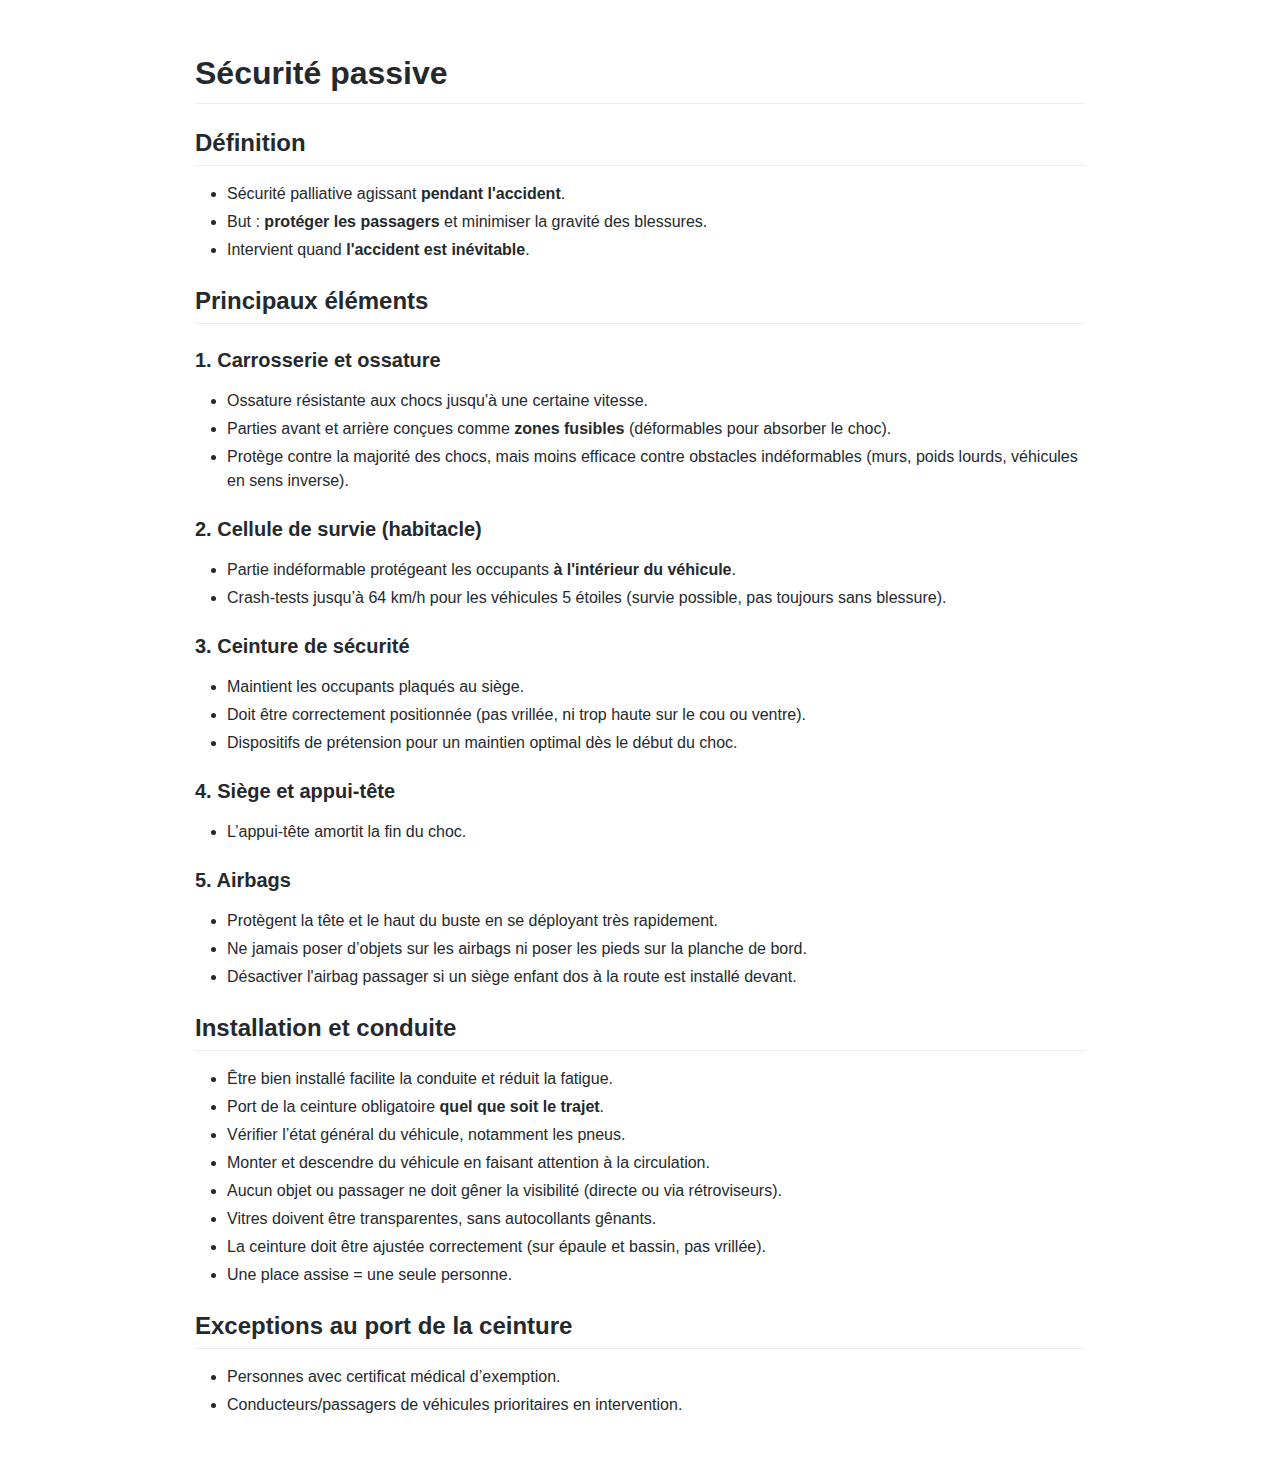
<file: pages/permis_b/P.html>
<!DOCTYPE html>
<html lang="en">
<head>
  <meta charset="UTF-8">
  <meta name="viewport" content="width=device-width, initial-scale=1">
  <title></title>
  <style>
  @font-face {
  font-family: octicons-link;
  src: url([data-uri]) format('woff');
}

.markdown-body .octicon {
  display: inline-block;
  fill: currentColor;
  vertical-align: text-bottom;
}

.markdown-body .anchor {
  float: left;
  line-height: 1;
  margin-left: -20px;
  padding-right: 4px;
}

.markdown-body .anchor:focus {
  outline: none;
}

.markdown-body h1 .octicon-link,
.markdown-body h2 .octicon-link,
.markdown-body h3 .octicon-link,
.markdown-body h4 .octicon-link,
.markdown-body h5 .octicon-link,
.markdown-body h6 .octicon-link {
  color: #1b1f23;
  vertical-align: middle;
  visibility: hidden;
}

.markdown-body h1:hover .anchor,
.markdown-body h2:hover .anchor,
.markdown-body h3:hover .anchor,
.markdown-body h4:hover .anchor,
.markdown-body h5:hover .anchor,
.markdown-body h6:hover .anchor {
  text-decoration: none;
}

.markdown-body h1:hover .anchor .octicon-link,
.markdown-body h2:hover .anchor .octicon-link,
.markdown-body h3:hover .anchor .octicon-link,
.markdown-body h4:hover .anchor .octicon-link,
.markdown-body h5:hover .anchor .octicon-link,
.markdown-body h6:hover .anchor .octicon-link {
  visibility: visible;
}

.markdown-body {
  -ms-text-size-adjust: 100%;
  -webkit-text-size-adjust: 100%;
  color: #24292e;
  line-height: 1.5;
  font-family: -apple-system,BlinkMacSystemFont,Segoe UI,Helvetica,Arial,sans-serif,Apple Color Emoji,Segoe UI Emoji,Segoe UI Symbol;
  font-size: 16px;
  line-height: 1.5;
  word-wrap: break-word;
}

.markdown-body .pl-c {
  color: #6a737d;
}

.markdown-body .pl-c1,
.markdown-body .pl-s .pl-v {
  color: #005cc5;
}

.markdown-body .pl-e,
.markdown-body .pl-en {
  color: #6f42c1;
}

.markdown-body .pl-s .pl-s1,
.markdown-body .pl-smi {
  color: #24292e;
}

.markdown-body .pl-ent {
  color: #22863a;
}

.markdown-body .pl-k {
  color: #d73a49;
}

.markdown-body .pl-pds,
.markdown-body .pl-s,
.markdown-body .pl-s .pl-pse .pl-s1,
.markdown-body .pl-sr,
.markdown-body .pl-sr .pl-cce,
.markdown-body .pl-sr .pl-sra,
.markdown-body .pl-sr .pl-sre {
  color: #032f62;
}

.markdown-body .pl-smw,
.markdown-body .pl-v {
  color: #e36209;
}

.markdown-body .pl-bu {
  color: #b31d28;
}

.markdown-body .pl-ii {
  background-color: #b31d28;
  color: #fafbfc;
}

.markdown-body .pl-c2 {
  background-color: #d73a49;
  color: #fafbfc;
}

.markdown-body .pl-c2:before {
  content: "^M";
}

.markdown-body .pl-sr .pl-cce {
  color: #22863a;
  font-weight: 700;
}

.markdown-body .pl-ml {
  color: #735c0f;
}

.markdown-body .pl-mh,
.markdown-body .pl-mh .pl-en,
.markdown-body .pl-ms {
  color: #005cc5;
  font-weight: 700;
}

.markdown-body .pl-mi {
  color: #24292e;
  font-style: italic;
}

.markdown-body .pl-mb {
  color: #24292e;
  font-weight: 700;
}

.markdown-body .pl-md {
  background-color: #ffeef0;
  color: #b31d28;
}

.markdown-body .pl-mi1 {
  background-color: #f0fff4;
  color: #22863a;
}

.markdown-body .pl-mc {
  background-color: #ffebda;
  color: #e36209;
}

.markdown-body .pl-mi2 {
  background-color: #005cc5;
  color: #f6f8fa;
}

.markdown-body .pl-mdr {
  color: #6f42c1;
  font-weight: 700;
}

.markdown-body .pl-ba {
  color: #586069;
}

.markdown-body .pl-sg {
  color: #959da5;
}

.markdown-body .pl-corl {
  color: #032f62;
  text-decoration: underline;
}

.markdown-body details {
  display: block;
}

.markdown-body summary {
  display: list-item;
}

.markdown-body a {
  background-color: transparent;
}

.markdown-body a:active,
.markdown-body a:hover {
  outline-width: 0;
}

.markdown-body strong {
  font-weight: inherit;
  font-weight: bolder;
}

.markdown-body h1 {
  font-size: 2em;
  margin: .67em 0;
}

.markdown-body img {
  border-style: none;
}

.markdown-body code,
.markdown-body kbd,
.markdown-body pre {
  font-family: monospace,monospace;
  font-size: 1em;
}

.markdown-body hr {
  box-sizing: content-box;
  height: 0;
  overflow: visible;
}

.markdown-body input {
  font: inherit;
  margin: 0;
}

.markdown-body input {
  overflow: visible;
}

.markdown-body [type=checkbox] {
  box-sizing: border-box;
  padding: 0;
}

.markdown-body * {
  box-sizing: border-box;
}

.markdown-body input {
  font-family: inherit;
  font-size: inherit;
  line-height: inherit;
}

.markdown-body a {
  color: #0366d6;
  text-decoration: none;
}

.markdown-body a:hover {
  text-decoration: underline;
}

.markdown-body strong {
  font-weight: 600;
}

.markdown-body hr {
  background: transparent;
  border: 0;
  border-bottom: 1px solid #dfe2e5;
  height: 0;
  margin: 15px 0;
  overflow: hidden;
}

.markdown-body hr:before {
  content: "";
  display: table;
}

.markdown-body hr:after {
  clear: both;
  content: "";
  display: table;
}

.markdown-body table {
  border-collapse: collapse;
  border-spacing: 0;
}

.markdown-body td,
.markdown-body th {
  padding: 0;
}

.markdown-body details summary {
  cursor: pointer;
}

.markdown-body h1,
.markdown-body h2,
.markdown-body h3,
.markdown-body h4,
.markdown-body h5,
.markdown-body h6 {
  margin-bottom: 0;
  margin-top: 0;
}

.markdown-body h1 {
  font-size: 32px;
}

.markdown-body h1,
.markdown-body h2 {
  font-weight: 600;
}

.markdown-body h2 {
  font-size: 24px;
}

.markdown-body h3 {
  font-size: 20px;
}

.markdown-body h3,
.markdown-body h4 {
  font-weight: 600;
}

.markdown-body h4 {
  font-size: 16px;
}

.markdown-body h5 {
  font-size: 14px;
}

.markdown-body h5,
.markdown-body h6 {
  font-weight: 600;
}

.markdown-body h6 {
  font-size: 12px;
}

.markdown-body p {
  margin-bottom: 10px;
  margin-top: 0;
}

.markdown-body blockquote {
  margin: 0;
}

.markdown-body ol,
.markdown-body ul {
  margin-bottom: 0;
  margin-top: 0;
  padding-left: 0;
}

.markdown-body ol ol,
.markdown-body ul ol {
  list-style-type: lower-roman;
}

.markdown-body ol ol ol,
.markdown-body ol ul ol,
.markdown-body ul ol ol,
.markdown-body ul ul ol {
  list-style-type: lower-alpha;
}

.markdown-body dd {
  margin-left: 0;
}

.markdown-body code,
.markdown-body pre {
  font-family: SFMono-Regular,Consolas,Liberation Mono,Menlo,Courier,monospace;
  font-size: 12px;
}

.markdown-body pre {
  margin-bottom: 0;
  margin-top: 0;
}

.markdown-body input::-webkit-inner-spin-button,
.markdown-body input::-webkit-outer-spin-button {
  -webkit-appearance: none;
  appearance: none;
  margin: 0;
}

.markdown-body .border {
  border: 1px solid #e1e4e8!important;
}

.markdown-body .border-0 {
  border: 0!important;
}

.markdown-body .border-bottom {
  border-bottom: 1px solid #e1e4e8!important;
}

.markdown-body .rounded-1 {
  border-radius: 3px!important;
}

.markdown-body .bg-white {
  background-color: #fff!important;
}

.markdown-body .bg-gray-light {
  background-color: #fafbfc!important;
}

.markdown-body .text-gray-light {
  color: #6a737d!important;
}

.markdown-body .mb-0 {
  margin-bottom: 0!important;
}

.markdown-body .my-2 {
  margin-bottom: 8px!important;
  margin-top: 8px!important;
}

.markdown-body .pl-0 {
  padding-left: 0!important;
}

.markdown-body .py-0 {
  padding-bottom: 0!important;
  padding-top: 0!important;
}

.markdown-body .pl-1 {
  padding-left: 4px!important;
}

.markdown-body .pl-2 {
  padding-left: 8px!important;
}

.markdown-body .py-2 {
  padding-bottom: 8px!important;
  padding-top: 8px!important;
}

.markdown-body .pl-3,
.markdown-body .px-3 {
  padding-left: 16px!important;
}

.markdown-body .px-3 {
  padding-right: 16px!important;
}

.markdown-body .pl-4 {
  padding-left: 24px!important;
}

.markdown-body .pl-5 {
  padding-left: 32px!important;
}

.markdown-body .pl-6 {
  padding-left: 40px!important;
}

.markdown-body .f6 {
  font-size: 12px!important;
}

.markdown-body .lh-condensed {
  line-height: 1.25!important;
}

.markdown-body .text-bold {
  font-weight: 600!important;
}

.markdown-body:before {
  content: "";
  display: table;
}

.markdown-body:after {
  clear: both;
  content: "";
  display: table;
}

.markdown-body>:first-child {
  margin-top: 0!important;
}

.markdown-body>:last-child {
  margin-bottom: 0!important;
}

.markdown-body a:not([href]) {
  color: inherit;
  text-decoration: none;
}

.markdown-body blockquote,
.markdown-body dl,
.markdown-body ol,
.markdown-body p,
.markdown-body pre,
.markdown-body table,
.markdown-body ul {
  margin-bottom: 16px;
  margin-top: 0;
}

.markdown-body hr {
  background-color: #e1e4e8;
  border: 0;
  height: .25em;
  margin: 24px 0;
  padding: 0;
}

.markdown-body blockquote {
  border-left: .25em solid #dfe2e5;
  color: #6a737d;
  padding: 0 1em;
}

.markdown-body blockquote>:first-child {
  margin-top: 0;
}

.markdown-body blockquote>:last-child {
  margin-bottom: 0;
}

.markdown-body kbd {
  background-color: #fafbfc;
  border: 1px solid #c6cbd1;
  border-bottom-color: #959da5;
  border-radius: 3px;
  box-shadow: inset 0 -1px 0 #959da5;
  color: #444d56;
  display: inline-block;
  font-size: 11px;
  line-height: 10px;
  padding: 3px 5px;
  vertical-align: middle;
}

.markdown-body h1,
.markdown-body h2,
.markdown-body h3,
.markdown-body h4,
.markdown-body h5,
.markdown-body h6 {
  font-weight: 600;
  line-height: 1.25;
  margin-bottom: 16px;
  margin-top: 24px;
}

.markdown-body h1 {
  font-size: 2em;
}

.markdown-body h1,
.markdown-body h2 {
  border-bottom: 1px solid #eaecef;
  padding-bottom: .3em;
}

.markdown-body h2 {
  font-size: 1.5em;
}

.markdown-body h3 {
  font-size: 1.25em;
}

.markdown-body h4 {
  font-size: 1em;
}

.markdown-body h5 {
  font-size: .875em;
}

.markdown-body h6 {
  color: #6a737d;
  font-size: .85em;
}

.markdown-body ol,
.markdown-body ul {
  padding-left: 2em;
}

.markdown-body ol ol,
.markdown-body ol ul,
.markdown-body ul ol,
.markdown-body ul ul {
  margin-bottom: 0;
  margin-top: 0;
}

.markdown-body li {
  word-wrap: break-all;
}

.markdown-body li>p {
  margin-top: 16px;
}

.markdown-body li+li {
  margin-top: .25em;
}

.markdown-body dl {
  padding: 0;
}

.markdown-body dl dt {
  font-size: 1em;
  font-style: italic;
  font-weight: 600;
  margin-top: 16px;
  padding: 0;
}

.markdown-body dl dd {
  margin-bottom: 16px;
  padding: 0 16px;
}

.markdown-body table {
  display: block;
  overflow: auto;
  width: 100%;
}

.markdown-body table th {
  font-weight: 600;
}

.markdown-body table td,
.markdown-body table th {
  border: 1px solid #dfe2e5;
  padding: 6px 13px;
}

.markdown-body table tr {
  background-color: #fff;
  border-top: 1px solid #c6cbd1;
}

.markdown-body table tr:nth-child(2n) {
  background-color: #f6f8fa;
}

.markdown-body img {
  background-color: #fff;
  box-sizing: content-box;
  max-width: 100%;
}

.markdown-body img[align=right] {
  padding-left: 20px;
}

.markdown-body img[align=left] {
  padding-right: 20px;
}

.markdown-body code {
  background-color: rgba(27,31,35,.05);
  border-radius: 3px;
  font-size: 85%;
  margin: 0;
  padding: .2em .4em;
}

.markdown-body pre {
  word-wrap: normal;
}

.markdown-body pre>code {
  background: transparent;
  border: 0;
  font-size: 100%;
  margin: 0;
  padding: 0;
  white-space: pre;
  word-break: normal;
}

.markdown-body .highlight {
  margin-bottom: 16px;
}

.markdown-body .highlight pre {
  margin-bottom: 0;
  word-break: normal;
}

.markdown-body .highlight pre,
.markdown-body pre {
  background-color: #f6f8fa;
  border-radius: 3px;
  font-size: 85%;
  line-height: 1.45;
  overflow: auto;
  padding: 16px;
}

.markdown-body pre code {
  background-color: transparent;
  border: 0;
  display: inline;
  line-height: inherit;
  margin: 0;
  max-width: auto;
  overflow: visible;
  padding: 0;
  word-wrap: normal;
}

.markdown-body .commit-tease-sha {
  color: #444d56;
  display: inline-block;
  font-family: SFMono-Regular,Consolas,Liberation Mono,Menlo,Courier,monospace;
  font-size: 90%;
}

.markdown-body .blob-wrapper {
  border-bottom-left-radius: 3px;
  border-bottom-right-radius: 3px;
  overflow-x: auto;
  overflow-y: hidden;
}

.markdown-body .blob-wrapper-embedded {
  max-height: 240px;
  overflow-y: auto;
}

.markdown-body .blob-num {
  -moz-user-select: none;
  -ms-user-select: none;
  -webkit-user-select: none;
  color: rgba(27,31,35,.3);
  cursor: pointer;
  font-family: SFMono-Regular,Consolas,Liberation Mono,Menlo,Courier,monospace;
  font-size: 12px;
  line-height: 20px;
  min-width: 50px;
  padding-left: 10px;
  padding-right: 10px;
  text-align: right;
  user-select: none;
  vertical-align: top;
  white-space: nowrap;
  width: 1%;
}

.markdown-body .blob-num:hover {
  color: rgba(27,31,35,.6);
}

.markdown-body .blob-num:before {
  content: attr(data-line-number);
}

.markdown-body .blob-code {
  line-height: 20px;
  padding-left: 10px;
  padding-right: 10px;
  position: relative;
  vertical-align: top;
}

.markdown-body .blob-code-inner {
  color: #24292e;
  font-family: SFMono-Regular,Consolas,Liberation Mono,Menlo,Courier,monospace;
  font-size: 12px;
  overflow: visible;
  white-space: pre;
  word-wrap: normal;
}

.markdown-body .pl-token.active,
.markdown-body .pl-token:hover {
  background: #ffea7f;
  cursor: pointer;
}

.markdown-body kbd {
  background-color: #fafbfc;
  border: 1px solid #d1d5da;
  border-bottom-color: #c6cbd1;
  border-radius: 3px;
  box-shadow: inset 0 -1px 0 #c6cbd1;
  color: #444d56;
  display: inline-block;
  font: 11px SFMono-Regular,Consolas,Liberation Mono,Menlo,Courier,monospace;
  line-height: 10px;
  padding: 3px 5px;
  vertical-align: middle;
}

.markdown-body :checked+.radio-label {
  border-color: #0366d6;
  position: relative;
  z-index: 1;
}

.markdown-body .tab-size[data-tab-size="1"] {
  -moz-tab-size: 1;
  tab-size: 1;
}

.markdown-body .tab-size[data-tab-size="2"] {
  -moz-tab-size: 2;
  tab-size: 2;
}

.markdown-body .tab-size[data-tab-size="3"] {
  -moz-tab-size: 3;
  tab-size: 3;
}

.markdown-body .tab-size[data-tab-size="4"] {
  -moz-tab-size: 4;
  tab-size: 4;
}

.markdown-body .tab-size[data-tab-size="5"] {
  -moz-tab-size: 5;
  tab-size: 5;
}

.markdown-body .tab-size[data-tab-size="6"] {
  -moz-tab-size: 6;
  tab-size: 6;
}

.markdown-body .tab-size[data-tab-size="7"] {
  -moz-tab-size: 7;
  tab-size: 7;
}

.markdown-body .tab-size[data-tab-size="8"] {
  -moz-tab-size: 8;
  tab-size: 8;
}

.markdown-body .tab-size[data-tab-size="9"] {
  -moz-tab-size: 9;
  tab-size: 9;
}

.markdown-body .tab-size[data-tab-size="10"] {
  -moz-tab-size: 10;
  tab-size: 10;
}

.markdown-body .tab-size[data-tab-size="11"] {
  -moz-tab-size: 11;
  tab-size: 11;
}

.markdown-body .tab-size[data-tab-size="12"] {
  -moz-tab-size: 12;
  tab-size: 12;
}

.markdown-body .task-list-item {
  list-style-type: none;
}

.markdown-body .task-list-item+.task-list-item {
  margin-top: 3px;
}

.markdown-body .task-list-item input {
  margin: 0 .2em .25em -1.6em;
  vertical-align: middle;
}

.markdown-body hr {
  border-bottom-color: #eee;
}

.markdown-body .pl-0 {
  padding-left: 0!important;
}

.markdown-body .pl-1 {
  padding-left: 4px!important;
}

.markdown-body .pl-2 {
  padding-left: 8px!important;
}

.markdown-body .pl-3 {
  padding-left: 16px!important;
}

.markdown-body .pl-4 {
  padding-left: 24px!important;
}

.markdown-body .pl-5 {
  padding-left: 32px!important;
}

.markdown-body .pl-6 {
  padding-left: 40px!important;
}

.markdown-body .pl-7 {
  padding-left: 48px!important;
}

.markdown-body .pl-8 {
  padding-left: 64px!important;
}

.markdown-body .pl-9 {
  padding-left: 80px!important;
}

.markdown-body .pl-10 {
  padding-left: 96px!important;
}

.markdown-body .pl-11 {
  padding-left: 112px!important;
}

.markdown-body .pl-12 {
  padding-left: 128px!important;
}

/*# sourceURL=webpack://./node_modules/github-markdown-css/github-markdown.css */
/*# sourceMappingURL=[data-uri] */
  </style>
  <style>
  /**
 * prism.js default theme for JavaScript, CSS and HTML
 * Based on dabblet (http://dabblet.com)
 * @author Lea Verou
 */

code[class*="language-"],
pre[class*="language-"] {
	color: black;
	background: none;
	text-shadow: 0 1px white;
	font-family: Consolas, Monaco, 'Andale Mono', 'Ubuntu Mono', monospace;
	font-size: 1em;
	text-align: left;
	white-space: pre;
	word-spacing: normal;
	word-break: normal;
	word-wrap: normal;
	line-height: 1.5;

	-moz-tab-size: 4;
	-o-tab-size: 4;
	tab-size: 4;

	-webkit-hyphens: none;
	-moz-hyphens: none;
	-ms-hyphens: none;
	hyphens: none;
}

pre[class*="language-"]::-moz-selection, pre[class*="language-"] ::-moz-selection,
code[class*="language-"]::-moz-selection, code[class*="language-"] ::-moz-selection {
	text-shadow: none;
	background: #b3d4fc;
}

pre[class*="language-"]::selection, pre[class*="language-"] ::selection,
code[class*="language-"]::selection, code[class*="language-"] ::selection {
	text-shadow: none;
	background: #b3d4fc;
}

@media print {
	code[class*="language-"],
	pre[class*="language-"] {
		text-shadow: none;
	}
}

/* Code blocks */
pre[class*="language-"] {
	padding: 1em;
	margin: .5em 0;
	overflow: auto;
}

:not(pre) > code[class*="language-"],
pre[class*="language-"] {
	background: #f5f2f0;
}

/* Inline code */
:not(pre) > code[class*="language-"] {
	padding: .1em;
	border-radius: .3em;
	white-space: normal;
}

.token.comment,
.token.prolog,
.token.doctype,
.token.cdata {
	color: slategray;
}

.token.punctuation {
	color: #999;
}

.token.namespace {
	opacity: .7;
}

.token.property,
.token.tag,
.token.boolean,
.token.number,
.token.constant,
.token.symbol,
.token.deleted {
	color: #905;
}

.token.selector,
.token.attr-name,
.token.string,
.token.char,
.token.builtin,
.token.inserted {
	color: #690;
}

.token.operator,
.token.entity,
.token.url,
.language-css .token.string,
.style .token.string {
	color: #9a6e3a;
	/* This background color was intended by the author of this theme. */
	background: hsla(0, 0%, 100%, .5);
}

.token.atrule,
.token.attr-value,
.token.keyword {
	color: #07a;
}

.token.function,
.token.class-name {
	color: #DD4A68;
}

.token.regex,
.token.important,
.token.variable {
	color: #e90;
}

.token.important,
.token.bold {
	font-weight: bold;
}
.token.italic {
	font-style: italic;
}

.token.entity {
	cursor: help;
}

/*# sourceURL=webpack://./node_modules/prismjs/themes/prism.css */
/*# sourceMappingURL=[data-uri] */
  </style>
  <style>
  
  </style>
  <style>
    .markdown-body {
      font-family: -apple-system,Segoe UI,Helvetica,Arial,sans-serif,Apple Color Emoji,Segoe UI Emoji;
      box-sizing: border-box;
      min-width: 200px;
      max-width: 980px;
      margin: 0 auto;
      padding: 45px;
    }

    @media not print {
      .markdown-body {
        padding: 45px;
      }

      @media (max-width: 767px) {
        .markdown-body {
          padding: 15px;
        }
      }
    }

    .hf-container {
      color: #24292e;
      line-height: 1.3;
    }

    .markdown-body .highlight pre,
    .markdown-body pre {
      white-space: pre-wrap;
    }
    .markdown-body table {
      display: table;
    }
    .markdown-body img[data-align="center"] {
      display: block;
      margin: 0 auto;
    }
    .markdown-body img[data-align="right"] {
      display: block;
      margin: 0 0 0 auto;
    }
    .markdown-body li.task-list-item {
      list-style-type: none;
    }
    .markdown-body li > [type=checkbox] {
      margin: 0 0 0 -1.3em;
    }
    .markdown-body input[type="checkbox"] ~ p {
      margin-top: 0;
      display: inline-block;
    }
    .markdown-body ol ol,
    .markdown-body ul ol {
      list-style-type: decimal;
    }
    .markdown-body ol ol ol,
    .markdown-body ol ul ol,
    .markdown-body ul ol ol,
    .markdown-body ul ul ol {
      list-style-type: decimal;
    }
  </style>
  <style>.markdown-body a.footnote-ref {
  text-decoration: none;
}

.footnotes {
  font-size: .85em;
  opacity: .8;
}

.footnotes li[role="doc-endnote"] {
  position: relative;
}

.footnotes .footnote-back {
  position: absolute;
  font-family: initial;
  top: .2em;
  right: 1em;
  text-decoration: none;
}

.inline-math.invalid,
.multiple-math.invalid {
  color: rgb(255, 105, 105);
}

.toc-container {
  width: 100%;
}

.toc-container .toc-title {
  font-weight: 700;
  font-size: 1.2em;
  margin-bottom: 0;
}

.toc-container li,
.toc-container ul,
.toc-container ul li {
  list-style: none !important;
}

.toc-container > ul {
  padding-left: 0;
}

.toc-container ul li span {
  display : flex;
}

.toc-container ul li span a {
  color: inherit;
  text-decoration: none;
}
.toc-container ul li span a:hover {
  color: inherit;
  text-decoration: none;
}

.toc-container ul li span span.dots {
  flex: 1;
  height: 0.65em;
  margin: 0 10px;
  border-bottom: 2px dotted black;
}

/*# sourceURL=webpack://./src/muya/lib/assets/styles/exportStyle.css */
/*# sourceMappingURL=[data-uri] */</style>
  <style>.markdown-body{}pre.front-matter{display:none!important;}</style>
</head>
<body>
  <article class="markdown-body"><h1 class="atx" id="securite-passive">Sécurité passive</h1>
<h2 class="atx" id="definition">Définition</h2>
<ul>
<li>Sécurité palliative agissant <strong>pendant l'accident</strong>.</li>
<li>But : <strong>protéger les passagers</strong> et minimiser la gravité des blessures.</li>
<li>Intervient quand <strong>l'accident est inévitable</strong>.</li>
</ul>
<h2 class="atx" id="principaux-elements">Principaux éléments</h2>
<h3 class="atx" id="1-carrosserie-et-ossature">1. Carrosserie et ossature</h3>
<ul>
<li>Ossature résistante aux chocs jusqu'à une certaine vitesse.</li>
<li>Parties avant et arrière conçues comme <strong>zones fusibles</strong> (déformables pour absorber le choc).</li>
<li>Protège contre la majorité des chocs, mais moins efficace contre obstacles indéformables (murs, poids lourds, véhicules en sens inverse).</li>
</ul>
<h3 class="atx" id="2-cellule-de-survie-habitacle">2. Cellule de survie (habitacle)</h3>
<ul>
<li>Partie indéformable protégeant les occupants <strong>à l'intérieur du véhicule</strong>.</li>
<li>Crash-tests jusqu’à 64 km/h pour les véhicules 5 étoiles (survie possible, pas toujours sans blessure).</li>
</ul>
<h3 class="atx" id="3-ceinture-de-securite">3. Ceinture de sécurité</h3>
<ul>
<li>Maintient les occupants plaqués au siège.</li>
<li>Doit être correctement positionnée (pas vrillée, ni trop haute sur le cou ou ventre).</li>
<li>Dispositifs de prétension pour un maintien optimal dès le début du choc.</li>
</ul>
<h3 class="atx" id="4-siege-et-appui-tete">4. Siège et appui-tête</h3>
<ul>
<li>L’appui-tête amortit la fin du choc.</li>
</ul>
<h3 class="atx" id="5-airbags">5. Airbags</h3>
<ul>
<li>Protègent la tête et le haut du buste en se déployant très rapidement.</li>
<li>Ne jamais poser d’objets sur les airbags ni poser les pieds sur la planche de bord.</li>
<li>Désactiver l'airbag passager si un siège enfant dos à la route est installé devant.</li>
</ul>
<h2 class="atx" id="installation-et-conduite">Installation et conduite</h2>
<ul>
<li>Être bien installé facilite la conduite et réduit la fatigue.</li>
<li>Port de la ceinture obligatoire <strong>quel que soit le trajet</strong>.</li>
<li>Vérifier l’état général du véhicule, notamment les pneus.</li>
<li>Monter et descendre du véhicule en faisant attention à la circulation.</li>
<li>Aucun objet ou passager ne doit gêner la visibilité (directe ou via rétroviseurs).</li>
<li>Vitres doivent être transparentes, sans autocollants gênants.</li>
<li>La ceinture doit être ajustée correctement (sur épaule et bassin, pas vrillée).</li>
<li>Une place assise = une seule personne.</li>
</ul>
<h2 class="atx" id="exceptions-au-port-de-la-ceinture">Exceptions au port de la ceinture</h2>
<ul>
<li>Personnes avec certificat médical d’exemption.</li>
<li>Conducteurs/passagers de véhicules prioritaires en intervention.</li>
</ul>
</article>
</body>
</html>
</file>
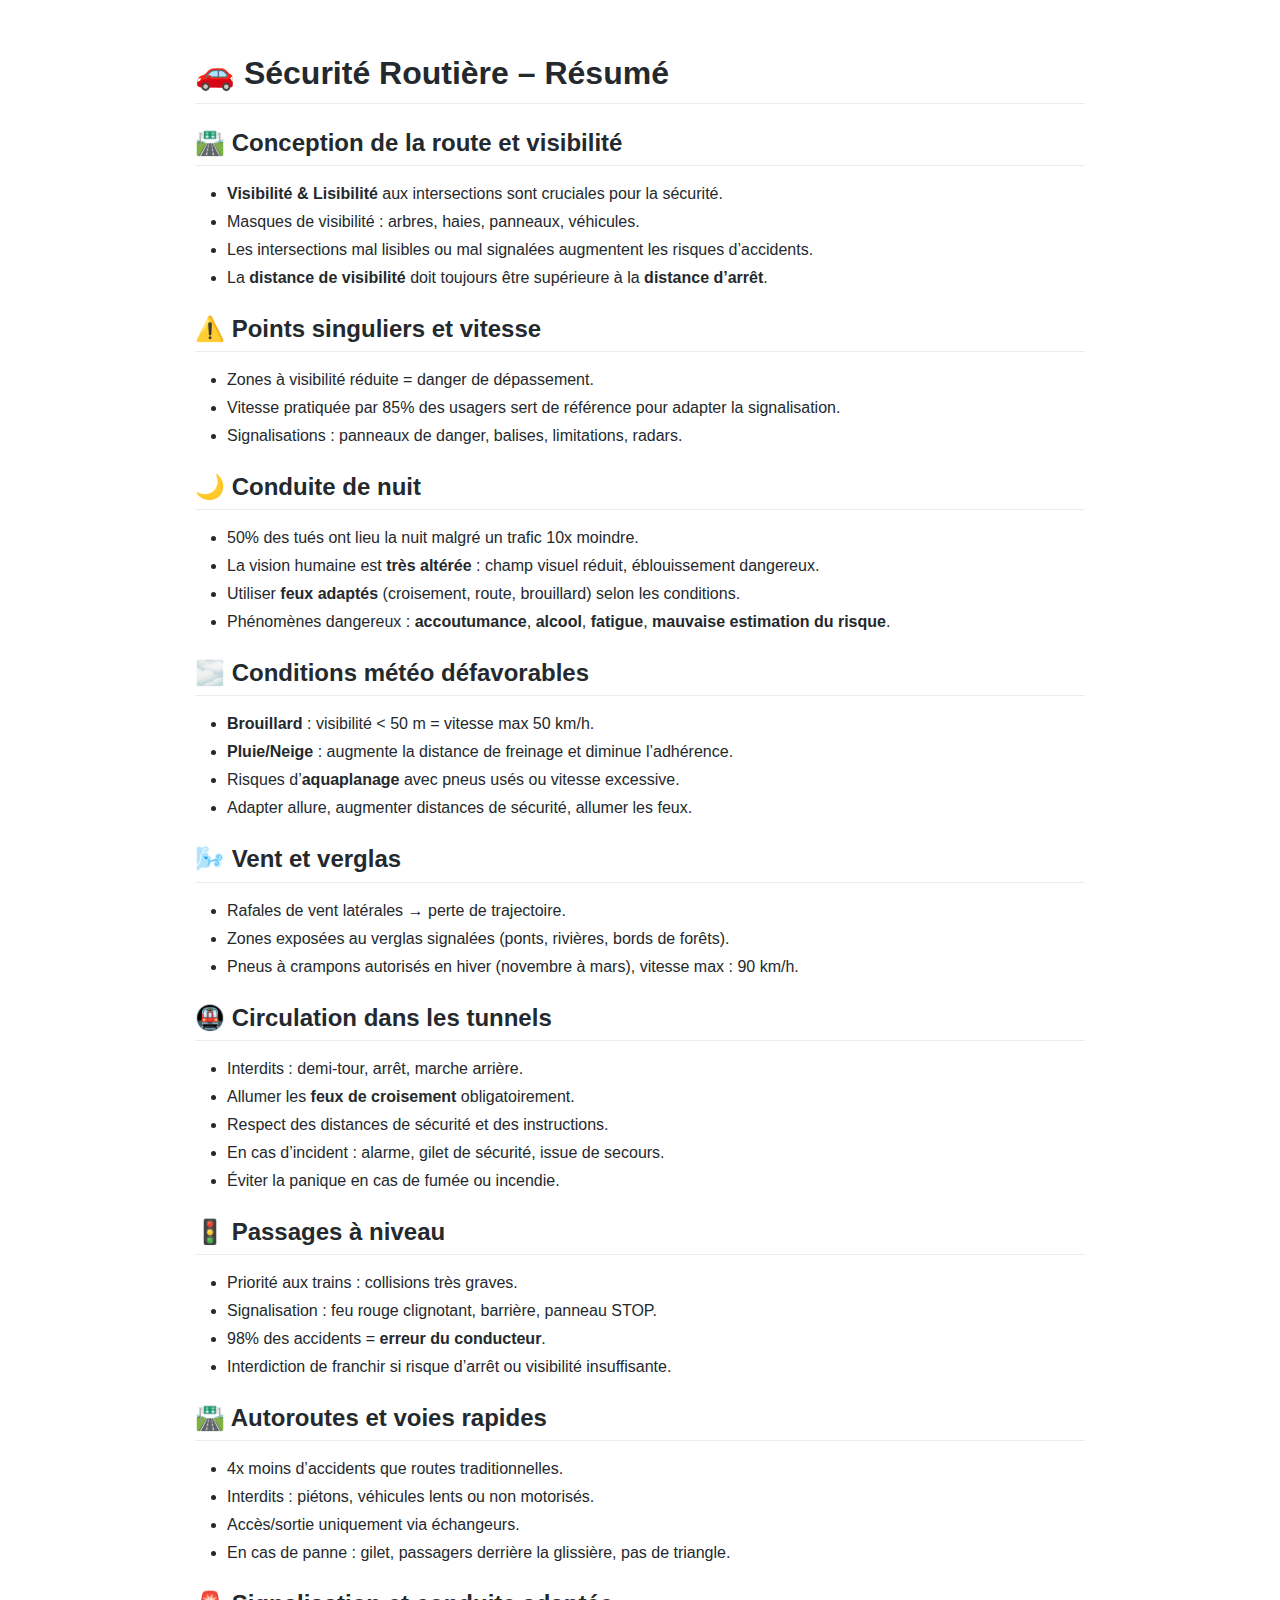
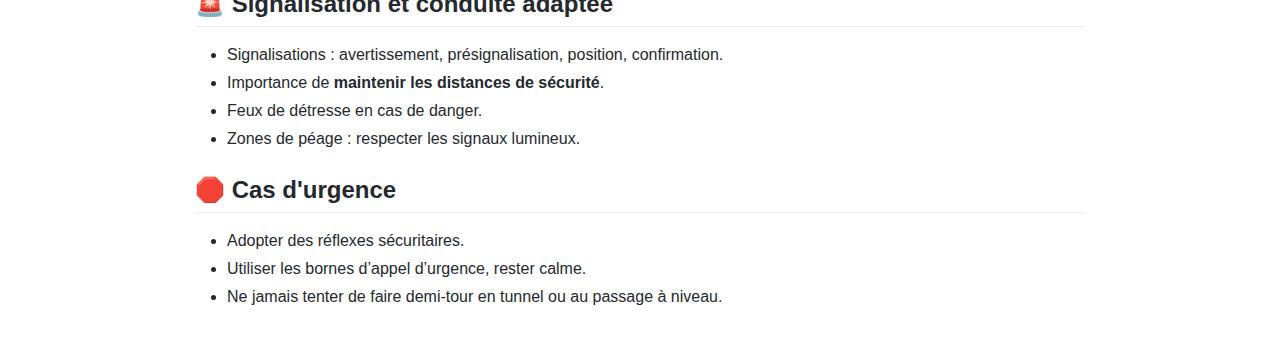
<file: pages/permis_b/R.html>
<!DOCTYPE html>
<html lang="en">
<head>
  <meta charset="UTF-8">
  <meta name="viewport" content="width=device-width, initial-scale=1">
  <title></title>
  <style>
  @font-face {
  font-family: octicons-link;
  src: url([data-uri]) format('woff');
}

.markdown-body .octicon {
  display: inline-block;
  fill: currentColor;
  vertical-align: text-bottom;
}

.markdown-body .anchor {
  float: left;
  line-height: 1;
  margin-left: -20px;
  padding-right: 4px;
}

.markdown-body .anchor:focus {
  outline: none;
}

.markdown-body h1 .octicon-link,
.markdown-body h2 .octicon-link,
.markdown-body h3 .octicon-link,
.markdown-body h4 .octicon-link,
.markdown-body h5 .octicon-link,
.markdown-body h6 .octicon-link {
  color: #1b1f23;
  vertical-align: middle;
  visibility: hidden;
}

.markdown-body h1:hover .anchor,
.markdown-body h2:hover .anchor,
.markdown-body h3:hover .anchor,
.markdown-body h4:hover .anchor,
.markdown-body h5:hover .anchor,
.markdown-body h6:hover .anchor {
  text-decoration: none;
}

.markdown-body h1:hover .anchor .octicon-link,
.markdown-body h2:hover .anchor .octicon-link,
.markdown-body h3:hover .anchor .octicon-link,
.markdown-body h4:hover .anchor .octicon-link,
.markdown-body h5:hover .anchor .octicon-link,
.markdown-body h6:hover .anchor .octicon-link {
  visibility: visible;
}

.markdown-body {
  -ms-text-size-adjust: 100%;
  -webkit-text-size-adjust: 100%;
  color: #24292e;
  line-height: 1.5;
  font-family: -apple-system,BlinkMacSystemFont,Segoe UI,Helvetica,Arial,sans-serif,Apple Color Emoji,Segoe UI Emoji,Segoe UI Symbol;
  font-size: 16px;
  line-height: 1.5;
  word-wrap: break-word;
}

.markdown-body .pl-c {
  color: #6a737d;
}

.markdown-body .pl-c1,
.markdown-body .pl-s .pl-v {
  color: #005cc5;
}

.markdown-body .pl-e,
.markdown-body .pl-en {
  color: #6f42c1;
}

.markdown-body .pl-s .pl-s1,
.markdown-body .pl-smi {
  color: #24292e;
}

.markdown-body .pl-ent {
  color: #22863a;
}

.markdown-body .pl-k {
  color: #d73a49;
}

.markdown-body .pl-pds,
.markdown-body .pl-s,
.markdown-body .pl-s .pl-pse .pl-s1,
.markdown-body .pl-sr,
.markdown-body .pl-sr .pl-cce,
.markdown-body .pl-sr .pl-sra,
.markdown-body .pl-sr .pl-sre {
  color: #032f62;
}

.markdown-body .pl-smw,
.markdown-body .pl-v {
  color: #e36209;
}

.markdown-body .pl-bu {
  color: #b31d28;
}

.markdown-body .pl-ii {
  background-color: #b31d28;
  color: #fafbfc;
}

.markdown-body .pl-c2 {
  background-color: #d73a49;
  color: #fafbfc;
}

.markdown-body .pl-c2:before {
  content: "^M";
}

.markdown-body .pl-sr .pl-cce {
  color: #22863a;
  font-weight: 700;
}

.markdown-body .pl-ml {
  color: #735c0f;
}

.markdown-body .pl-mh,
.markdown-body .pl-mh .pl-en,
.markdown-body .pl-ms {
  color: #005cc5;
  font-weight: 700;
}

.markdown-body .pl-mi {
  color: #24292e;
  font-style: italic;
}

.markdown-body .pl-mb {
  color: #24292e;
  font-weight: 700;
}

.markdown-body .pl-md {
  background-color: #ffeef0;
  color: #b31d28;
}

.markdown-body .pl-mi1 {
  background-color: #f0fff4;
  color: #22863a;
}

.markdown-body .pl-mc {
  background-color: #ffebda;
  color: #e36209;
}

.markdown-body .pl-mi2 {
  background-color: #005cc5;
  color: #f6f8fa;
}

.markdown-body .pl-mdr {
  color: #6f42c1;
  font-weight: 700;
}

.markdown-body .pl-ba {
  color: #586069;
}

.markdown-body .pl-sg {
  color: #959da5;
}

.markdown-body .pl-corl {
  color: #032f62;
  text-decoration: underline;
}

.markdown-body details {
  display: block;
}

.markdown-body summary {
  display: list-item;
}

.markdown-body a {
  background-color: transparent;
}

.markdown-body a:active,
.markdown-body a:hover {
  outline-width: 0;
}

.markdown-body strong {
  font-weight: inherit;
  font-weight: bolder;
}

.markdown-body h1 {
  font-size: 2em;
  margin: .67em 0;
}

.markdown-body img {
  border-style: none;
}

.markdown-body code,
.markdown-body kbd,
.markdown-body pre {
  font-family: monospace,monospace;
  font-size: 1em;
}

.markdown-body hr {
  box-sizing: content-box;
  height: 0;
  overflow: visible;
}

.markdown-body input {
  font: inherit;
  margin: 0;
}

.markdown-body input {
  overflow: visible;
}

.markdown-body [type=checkbox] {
  box-sizing: border-box;
  padding: 0;
}

.markdown-body * {
  box-sizing: border-box;
}

.markdown-body input {
  font-family: inherit;
  font-size: inherit;
  line-height: inherit;
}

.markdown-body a {
  color: #0366d6;
  text-decoration: none;
}

.markdown-body a:hover {
  text-decoration: underline;
}

.markdown-body strong {
  font-weight: 600;
}

.markdown-body hr {
  background: transparent;
  border: 0;
  border-bottom: 1px solid #dfe2e5;
  height: 0;
  margin: 15px 0;
  overflow: hidden;
}

.markdown-body hr:before {
  content: "";
  display: table;
}

.markdown-body hr:after {
  clear: both;
  content: "";
  display: table;
}

.markdown-body table {
  border-collapse: collapse;
  border-spacing: 0;
}

.markdown-body td,
.markdown-body th {
  padding: 0;
}

.markdown-body details summary {
  cursor: pointer;
}

.markdown-body h1,
.markdown-body h2,
.markdown-body h3,
.markdown-body h4,
.markdown-body h5,
.markdown-body h6 {
  margin-bottom: 0;
  margin-top: 0;
}

.markdown-body h1 {
  font-size: 32px;
}

.markdown-body h1,
.markdown-body h2 {
  font-weight: 600;
}

.markdown-body h2 {
  font-size: 24px;
}

.markdown-body h3 {
  font-size: 20px;
}

.markdown-body h3,
.markdown-body h4 {
  font-weight: 600;
}

.markdown-body h4 {
  font-size: 16px;
}

.markdown-body h5 {
  font-size: 14px;
}

.markdown-body h5,
.markdown-body h6 {
  font-weight: 600;
}

.markdown-body h6 {
  font-size: 12px;
}

.markdown-body p {
  margin-bottom: 10px;
  margin-top: 0;
}

.markdown-body blockquote {
  margin: 0;
}

.markdown-body ol,
.markdown-body ul {
  margin-bottom: 0;
  margin-top: 0;
  padding-left: 0;
}

.markdown-body ol ol,
.markdown-body ul ol {
  list-style-type: lower-roman;
}

.markdown-body ol ol ol,
.markdown-body ol ul ol,
.markdown-body ul ol ol,
.markdown-body ul ul ol {
  list-style-type: lower-alpha;
}

.markdown-body dd {
  margin-left: 0;
}

.markdown-body code,
.markdown-body pre {
  font-family: SFMono-Regular,Consolas,Liberation Mono,Menlo,Courier,monospace;
  font-size: 12px;
}

.markdown-body pre {
  margin-bottom: 0;
  margin-top: 0;
}

.markdown-body input::-webkit-inner-spin-button,
.markdown-body input::-webkit-outer-spin-button {
  -webkit-appearance: none;
  appearance: none;
  margin: 0;
}

.markdown-body .border {
  border: 1px solid #e1e4e8!important;
}

.markdown-body .border-0 {
  border: 0!important;
}

.markdown-body .border-bottom {
  border-bottom: 1px solid #e1e4e8!important;
}

.markdown-body .rounded-1 {
  border-radius: 3px!important;
}

.markdown-body .bg-white {
  background-color: #fff!important;
}

.markdown-body .bg-gray-light {
  background-color: #fafbfc!important;
}

.markdown-body .text-gray-light {
  color: #6a737d!important;
}

.markdown-body .mb-0 {
  margin-bottom: 0!important;
}

.markdown-body .my-2 {
  margin-bottom: 8px!important;
  margin-top: 8px!important;
}

.markdown-body .pl-0 {
  padding-left: 0!important;
}

.markdown-body .py-0 {
  padding-bottom: 0!important;
  padding-top: 0!important;
}

.markdown-body .pl-1 {
  padding-left: 4px!important;
}

.markdown-body .pl-2 {
  padding-left: 8px!important;
}

.markdown-body .py-2 {
  padding-bottom: 8px!important;
  padding-top: 8px!important;
}

.markdown-body .pl-3,
.markdown-body .px-3 {
  padding-left: 16px!important;
}

.markdown-body .px-3 {
  padding-right: 16px!important;
}

.markdown-body .pl-4 {
  padding-left: 24px!important;
}

.markdown-body .pl-5 {
  padding-left: 32px!important;
}

.markdown-body .pl-6 {
  padding-left: 40px!important;
}

.markdown-body .f6 {
  font-size: 12px!important;
}

.markdown-body .lh-condensed {
  line-height: 1.25!important;
}

.markdown-body .text-bold {
  font-weight: 600!important;
}

.markdown-body:before {
  content: "";
  display: table;
}

.markdown-body:after {
  clear: both;
  content: "";
  display: table;
}

.markdown-body>:first-child {
  margin-top: 0!important;
}

.markdown-body>:last-child {
  margin-bottom: 0!important;
}

.markdown-body a:not([href]) {
  color: inherit;
  text-decoration: none;
}

.markdown-body blockquote,
.markdown-body dl,
.markdown-body ol,
.markdown-body p,
.markdown-body pre,
.markdown-body table,
.markdown-body ul {
  margin-bottom: 16px;
  margin-top: 0;
}

.markdown-body hr {
  background-color: #e1e4e8;
  border: 0;
  height: .25em;
  margin: 24px 0;
  padding: 0;
}

.markdown-body blockquote {
  border-left: .25em solid #dfe2e5;
  color: #6a737d;
  padding: 0 1em;
}

.markdown-body blockquote>:first-child {
  margin-top: 0;
}

.markdown-body blockquote>:last-child {
  margin-bottom: 0;
}

.markdown-body kbd {
  background-color: #fafbfc;
  border: 1px solid #c6cbd1;
  border-bottom-color: #959da5;
  border-radius: 3px;
  box-shadow: inset 0 -1px 0 #959da5;
  color: #444d56;
  display: inline-block;
  font-size: 11px;
  line-height: 10px;
  padding: 3px 5px;
  vertical-align: middle;
}

.markdown-body h1,
.markdown-body h2,
.markdown-body h3,
.markdown-body h4,
.markdown-body h5,
.markdown-body h6 {
  font-weight: 600;
  line-height: 1.25;
  margin-bottom: 16px;
  margin-top: 24px;
}

.markdown-body h1 {
  font-size: 2em;
}

.markdown-body h1,
.markdown-body h2 {
  border-bottom: 1px solid #eaecef;
  padding-bottom: .3em;
}

.markdown-body h2 {
  font-size: 1.5em;
}

.markdown-body h3 {
  font-size: 1.25em;
}

.markdown-body h4 {
  font-size: 1em;
}

.markdown-body h5 {
  font-size: .875em;
}

.markdown-body h6 {
  color: #6a737d;
  font-size: .85em;
}

.markdown-body ol,
.markdown-body ul {
  padding-left: 2em;
}

.markdown-body ol ol,
.markdown-body ol ul,
.markdown-body ul ol,
.markdown-body ul ul {
  margin-bottom: 0;
  margin-top: 0;
}

.markdown-body li {
  word-wrap: break-all;
}

.markdown-body li>p {
  margin-top: 16px;
}

.markdown-body li+li {
  margin-top: .25em;
}

.markdown-body dl {
  padding: 0;
}

.markdown-body dl dt {
  font-size: 1em;
  font-style: italic;
  font-weight: 600;
  margin-top: 16px;
  padding: 0;
}

.markdown-body dl dd {
  margin-bottom: 16px;
  padding: 0 16px;
}

.markdown-body table {
  display: block;
  overflow: auto;
  width: 100%;
}

.markdown-body table th {
  font-weight: 600;
}

.markdown-body table td,
.markdown-body table th {
  border: 1px solid #dfe2e5;
  padding: 6px 13px;
}

.markdown-body table tr {
  background-color: #fff;
  border-top: 1px solid #c6cbd1;
}

.markdown-body table tr:nth-child(2n) {
  background-color: #f6f8fa;
}

.markdown-body img {
  background-color: #fff;
  box-sizing: content-box;
  max-width: 100%;
}

.markdown-body img[align=right] {
  padding-left: 20px;
}

.markdown-body img[align=left] {
  padding-right: 20px;
}

.markdown-body code {
  background-color: rgba(27,31,35,.05);
  border-radius: 3px;
  font-size: 85%;
  margin: 0;
  padding: .2em .4em;
}

.markdown-body pre {
  word-wrap: normal;
}

.markdown-body pre>code {
  background: transparent;
  border: 0;
  font-size: 100%;
  margin: 0;
  padding: 0;
  white-space: pre;
  word-break: normal;
}

.markdown-body .highlight {
  margin-bottom: 16px;
}

.markdown-body .highlight pre {
  margin-bottom: 0;
  word-break: normal;
}

.markdown-body .highlight pre,
.markdown-body pre {
  background-color: #f6f8fa;
  border-radius: 3px;
  font-size: 85%;
  line-height: 1.45;
  overflow: auto;
  padding: 16px;
}

.markdown-body pre code {
  background-color: transparent;
  border: 0;
  display: inline;
  line-height: inherit;
  margin: 0;
  max-width: auto;
  overflow: visible;
  padding: 0;
  word-wrap: normal;
}

.markdown-body .commit-tease-sha {
  color: #444d56;
  display: inline-block;
  font-family: SFMono-Regular,Consolas,Liberation Mono,Menlo,Courier,monospace;
  font-size: 90%;
}

.markdown-body .blob-wrapper {
  border-bottom-left-radius: 3px;
  border-bottom-right-radius: 3px;
  overflow-x: auto;
  overflow-y: hidden;
}

.markdown-body .blob-wrapper-embedded {
  max-height: 240px;
  overflow-y: auto;
}

.markdown-body .blob-num {
  -moz-user-select: none;
  -ms-user-select: none;
  -webkit-user-select: none;
  color: rgba(27,31,35,.3);
  cursor: pointer;
  font-family: SFMono-Regular,Consolas,Liberation Mono,Menlo,Courier,monospace;
  font-size: 12px;
  line-height: 20px;
  min-width: 50px;
  padding-left: 10px;
  padding-right: 10px;
  text-align: right;
  user-select: none;
  vertical-align: top;
  white-space: nowrap;
  width: 1%;
}

.markdown-body .blob-num:hover {
  color: rgba(27,31,35,.6);
}

.markdown-body .blob-num:before {
  content: attr(data-line-number);
}

.markdown-body .blob-code {
  line-height: 20px;
  padding-left: 10px;
  padding-right: 10px;
  position: relative;
  vertical-align: top;
}

.markdown-body .blob-code-inner {
  color: #24292e;
  font-family: SFMono-Regular,Consolas,Liberation Mono,Menlo,Courier,monospace;
  font-size: 12px;
  overflow: visible;
  white-space: pre;
  word-wrap: normal;
}

.markdown-body .pl-token.active,
.markdown-body .pl-token:hover {
  background: #ffea7f;
  cursor: pointer;
}

.markdown-body kbd {
  background-color: #fafbfc;
  border: 1px solid #d1d5da;
  border-bottom-color: #c6cbd1;
  border-radius: 3px;
  box-shadow: inset 0 -1px 0 #c6cbd1;
  color: #444d56;
  display: inline-block;
  font: 11px SFMono-Regular,Consolas,Liberation Mono,Menlo,Courier,monospace;
  line-height: 10px;
  padding: 3px 5px;
  vertical-align: middle;
}

.markdown-body :checked+.radio-label {
  border-color: #0366d6;
  position: relative;
  z-index: 1;
}

.markdown-body .tab-size[data-tab-size="1"] {
  -moz-tab-size: 1;
  tab-size: 1;
}

.markdown-body .tab-size[data-tab-size="2"] {
  -moz-tab-size: 2;
  tab-size: 2;
}

.markdown-body .tab-size[data-tab-size="3"] {
  -moz-tab-size: 3;
  tab-size: 3;
}

.markdown-body .tab-size[data-tab-size="4"] {
  -moz-tab-size: 4;
  tab-size: 4;
}

.markdown-body .tab-size[data-tab-size="5"] {
  -moz-tab-size: 5;
  tab-size: 5;
}

.markdown-body .tab-size[data-tab-size="6"] {
  -moz-tab-size: 6;
  tab-size: 6;
}

.markdown-body .tab-size[data-tab-size="7"] {
  -moz-tab-size: 7;
  tab-size: 7;
}

.markdown-body .tab-size[data-tab-size="8"] {
  -moz-tab-size: 8;
  tab-size: 8;
}

.markdown-body .tab-size[data-tab-size="9"] {
  -moz-tab-size: 9;
  tab-size: 9;
}

.markdown-body .tab-size[data-tab-size="10"] {
  -moz-tab-size: 10;
  tab-size: 10;
}

.markdown-body .tab-size[data-tab-size="11"] {
  -moz-tab-size: 11;
  tab-size: 11;
}

.markdown-body .tab-size[data-tab-size="12"] {
  -moz-tab-size: 12;
  tab-size: 12;
}

.markdown-body .task-list-item {
  list-style-type: none;
}

.markdown-body .task-list-item+.task-list-item {
  margin-top: 3px;
}

.markdown-body .task-list-item input {
  margin: 0 .2em .25em -1.6em;
  vertical-align: middle;
}

.markdown-body hr {
  border-bottom-color: #eee;
}

.markdown-body .pl-0 {
  padding-left: 0!important;
}

.markdown-body .pl-1 {
  padding-left: 4px!important;
}

.markdown-body .pl-2 {
  padding-left: 8px!important;
}

.markdown-body .pl-3 {
  padding-left: 16px!important;
}

.markdown-body .pl-4 {
  padding-left: 24px!important;
}

.markdown-body .pl-5 {
  padding-left: 32px!important;
}

.markdown-body .pl-6 {
  padding-left: 40px!important;
}

.markdown-body .pl-7 {
  padding-left: 48px!important;
}

.markdown-body .pl-8 {
  padding-left: 64px!important;
}

.markdown-body .pl-9 {
  padding-left: 80px!important;
}

.markdown-body .pl-10 {
  padding-left: 96px!important;
}

.markdown-body .pl-11 {
  padding-left: 112px!important;
}

.markdown-body .pl-12 {
  padding-left: 128px!important;
}

/*# sourceURL=webpack://./node_modules/github-markdown-css/github-markdown.css */
/*# sourceMappingURL=[data-uri] */
  </style>
  <style>
  /**
 * prism.js default theme for JavaScript, CSS and HTML
 * Based on dabblet (http://dabblet.com)
 * @author Lea Verou
 */

code[class*="language-"],
pre[class*="language-"] {
	color: black;
	background: none;
	text-shadow: 0 1px white;
	font-family: Consolas, Monaco, 'Andale Mono', 'Ubuntu Mono', monospace;
	font-size: 1em;
	text-align: left;
	white-space: pre;
	word-spacing: normal;
	word-break: normal;
	word-wrap: normal;
	line-height: 1.5;

	-moz-tab-size: 4;
	-o-tab-size: 4;
	tab-size: 4;

	-webkit-hyphens: none;
	-moz-hyphens: none;
	-ms-hyphens: none;
	hyphens: none;
}

pre[class*="language-"]::-moz-selection, pre[class*="language-"] ::-moz-selection,
code[class*="language-"]::-moz-selection, code[class*="language-"] ::-moz-selection {
	text-shadow: none;
	background: #b3d4fc;
}

pre[class*="language-"]::selection, pre[class*="language-"] ::selection,
code[class*="language-"]::selection, code[class*="language-"] ::selection {
	text-shadow: none;
	background: #b3d4fc;
}

@media print {
	code[class*="language-"],
	pre[class*="language-"] {
		text-shadow: none;
	}
}

/* Code blocks */
pre[class*="language-"] {
	padding: 1em;
	margin: .5em 0;
	overflow: auto;
}

:not(pre) > code[class*="language-"],
pre[class*="language-"] {
	background: #f5f2f0;
}

/* Inline code */
:not(pre) > code[class*="language-"] {
	padding: .1em;
	border-radius: .3em;
	white-space: normal;
}

.token.comment,
.token.prolog,
.token.doctype,
.token.cdata {
	color: slategray;
}

.token.punctuation {
	color: #999;
}

.token.namespace {
	opacity: .7;
}

.token.property,
.token.tag,
.token.boolean,
.token.number,
.token.constant,
.token.symbol,
.token.deleted {
	color: #905;
}

.token.selector,
.token.attr-name,
.token.string,
.token.char,
.token.builtin,
.token.inserted {
	color: #690;
}

.token.operator,
.token.entity,
.token.url,
.language-css .token.string,
.style .token.string {
	color: #9a6e3a;
	/* This background color was intended by the author of this theme. */
	background: hsla(0, 0%, 100%, .5);
}

.token.atrule,
.token.attr-value,
.token.keyword {
	color: #07a;
}

.token.function,
.token.class-name {
	color: #DD4A68;
}

.token.regex,
.token.important,
.token.variable {
	color: #e90;
}

.token.important,
.token.bold {
	font-weight: bold;
}
.token.italic {
	font-style: italic;
}

.token.entity {
	cursor: help;
}

/*# sourceURL=webpack://./node_modules/prismjs/themes/prism.css */
/*# sourceMappingURL=[data-uri] */
  </style>
  <style>
  
  </style>
  <style>
    .markdown-body {
      font-family: -apple-system,Segoe UI,Helvetica,Arial,sans-serif,Apple Color Emoji,Segoe UI Emoji;
      box-sizing: border-box;
      min-width: 200px;
      max-width: 980px;
      margin: 0 auto;
      padding: 45px;
    }

    @media not print {
      .markdown-body {
        padding: 45px;
      }

      @media (max-width: 767px) {
        .markdown-body {
          padding: 15px;
        }
      }
    }

    .hf-container {
      color: #24292e;
      line-height: 1.3;
    }

    .markdown-body .highlight pre,
    .markdown-body pre {
      white-space: pre-wrap;
    }
    .markdown-body table {
      display: table;
    }
    .markdown-body img[data-align="center"] {
      display: block;
      margin: 0 auto;
    }
    .markdown-body img[data-align="right"] {
      display: block;
      margin: 0 0 0 auto;
    }
    .markdown-body li.task-list-item {
      list-style-type: none;
    }
    .markdown-body li > [type=checkbox] {
      margin: 0 0 0 -1.3em;
    }
    .markdown-body input[type="checkbox"] ~ p {
      margin-top: 0;
      display: inline-block;
    }
    .markdown-body ol ol,
    .markdown-body ul ol {
      list-style-type: decimal;
    }
    .markdown-body ol ol ol,
    .markdown-body ol ul ol,
    .markdown-body ul ol ol,
    .markdown-body ul ul ol {
      list-style-type: decimal;
    }
  </style>
  <style>.markdown-body a.footnote-ref {
  text-decoration: none;
}

.footnotes {
  font-size: .85em;
  opacity: .8;
}

.footnotes li[role="doc-endnote"] {
  position: relative;
}

.footnotes .footnote-back {
  position: absolute;
  font-family: initial;
  top: .2em;
  right: 1em;
  text-decoration: none;
}

.inline-math.invalid,
.multiple-math.invalid {
  color: rgb(255, 105, 105);
}

.toc-container {
  width: 100%;
}

.toc-container .toc-title {
  font-weight: 700;
  font-size: 1.2em;
  margin-bottom: 0;
}

.toc-container li,
.toc-container ul,
.toc-container ul li {
  list-style: none !important;
}

.toc-container > ul {
  padding-left: 0;
}

.toc-container ul li span {
  display : flex;
}

.toc-container ul li span a {
  color: inherit;
  text-decoration: none;
}
.toc-container ul li span a:hover {
  color: inherit;
  text-decoration: none;
}

.toc-container ul li span span.dots {
  flex: 1;
  height: 0.65em;
  margin: 0 10px;
  border-bottom: 2px dotted black;
}

/*# sourceURL=webpack://./src/muya/lib/assets/styles/exportStyle.css */
/*# sourceMappingURL=[data-uri] */</style>
  <style>.markdown-body{}pre.front-matter{display:none!important;}</style>
</head>
<body>
  <article class="markdown-body"><h1 class="atx" id="🚗-securite-routiere--resume">🚗 Sécurité Routière – Résumé</h1>
<h2 class="atx" id="🛣️-conception-de-la-route-et-visibilite">🛣️ Conception de la route et visibilité</h2>
<ul>
<li><strong>Visibilité &amp; Lisibilité</strong> aux intersections sont cruciales pour la sécurité.</li>
<li>Masques de visibilité : arbres, haies, panneaux, véhicules.</li>
<li>Les intersections mal lisibles ou mal signalées augmentent les risques d’accidents.</li>
<li>La <strong>distance de visibilité</strong> doit toujours être supérieure à la <strong>distance d’arrêt</strong>.</li>
</ul>
<h2 class="atx" id="⚠️-points-singuliers-et-vitesse">⚠️ Points singuliers et vitesse</h2>
<ul>
<li>Zones à visibilité réduite = danger de dépassement.</li>
<li>Vitesse pratiquée par 85% des usagers sert de référence pour adapter la signalisation.</li>
<li>Signalisations : panneaux de danger, balises, limitations, radars.</li>
</ul>
<h2 class="atx" id="🌙-conduite-de-nuit">🌙 Conduite de nuit</h2>
<ul>
<li>50% des tués ont lieu la nuit malgré un trafic 10x moindre.</li>
<li>La vision humaine est <strong>très altérée</strong> : champ visuel réduit, éblouissement dangereux.</li>
<li>Utiliser <strong>feux adaptés</strong> (croisement, route, brouillard) selon les conditions.</li>
<li>Phénomènes dangereux : <strong>accoutumance</strong>, <strong>alcool</strong>, <strong>fatigue</strong>, <strong>mauvaise estimation du risque</strong>.</li>
</ul>
<h2 class="atx" id="🌫️-conditions-meteo-defavorables">🌫️ Conditions météo défavorables</h2>
<ul>
<li><strong>Brouillard</strong> : visibilité &lt; 50 m = vitesse max 50 km/h.</li>
<li><strong>Pluie/Neige</strong> : augmente la distance de freinage et diminue l’adhérence.</li>
<li>Risques d’<strong>aquaplanage</strong> avec pneus usés ou vitesse excessive.</li>
<li>Adapter allure, augmenter distances de sécurité, allumer les feux.</li>
</ul>
<h2 class="atx" id="🌬️-vent-et-verglas">🌬️ Vent et verglas</h2>
<ul>
<li>Rafales de vent latérales → perte de trajectoire.</li>
<li>Zones exposées au verglas signalées (ponts, rivières, bords de forêts).</li>
<li>Pneus à crampons autorisés en hiver (novembre à mars), vitesse max : 90 km/h.</li>
</ul>
<h2 class="atx" id="🚇-circulation-dans-les-tunnels">🚇 Circulation dans les tunnels</h2>
<ul>
<li>Interdits : demi-tour, arrêt, marche arrière.</li>
<li>Allumer les <strong>feux de croisement</strong> obligatoirement.</li>
<li>Respect des distances de sécurité et des instructions.</li>
<li>En cas d’incident : alarme, gilet de sécurité, issue de secours.</li>
<li>Éviter la panique en cas de fumée ou incendie.</li>
</ul>
<h2 class="atx" id="🚦-passages-a-niveau">🚦 Passages à niveau</h2>
<ul>
<li>Priorité aux trains : collisions très graves.</li>
<li>Signalisation : feu rouge clignotant, barrière, panneau STOP.</li>
<li>98% des accidents = <strong>erreur du conducteur</strong>.</li>
<li>Interdiction de franchir si risque d’arrêt ou visibilité insuffisante.</li>
</ul>
<h2 class="atx" id="🛣️-autoroutes-et-voies-rapides">🛣️ Autoroutes et voies rapides</h2>
<ul>
<li>4x moins d’accidents que routes traditionnelles.</li>
<li>Interdits : piétons, véhicules lents ou non motorisés.</li>
<li>Accès/sortie uniquement via échangeurs.</li>
<li>En cas de panne : gilet, passagers derrière la glissière, pas de triangle.</li>
</ul>
<h2 class="atx" id="🚨-signalisation-et-conduite-adaptee">🚨 Signalisation et conduite adaptée</h2>
<ul>
<li>Signalisations : avertissement, présignalisation, position, confirmation.</li>
<li>Importance de <strong>maintenir les distances de sécurité</strong>.</li>
<li>Feux de détresse en cas de danger.</li>
<li>Zones de péage : respecter les signaux lumineux.</li>
</ul>
<h2 class="atx" id="🛑-cas-dand39urgence">🛑 Cas d'urgence</h2>
<ul>
<li>Adopter des réflexes sécuritaires.</li>
<li>Utiliser les bornes d’appel d’urgence, rester calme.</li>
<li>Ne jamais tenter de faire demi-tour en tunnel ou au passage à niveau.</li>
</ul>
</article>
</body>
</html>
</file>
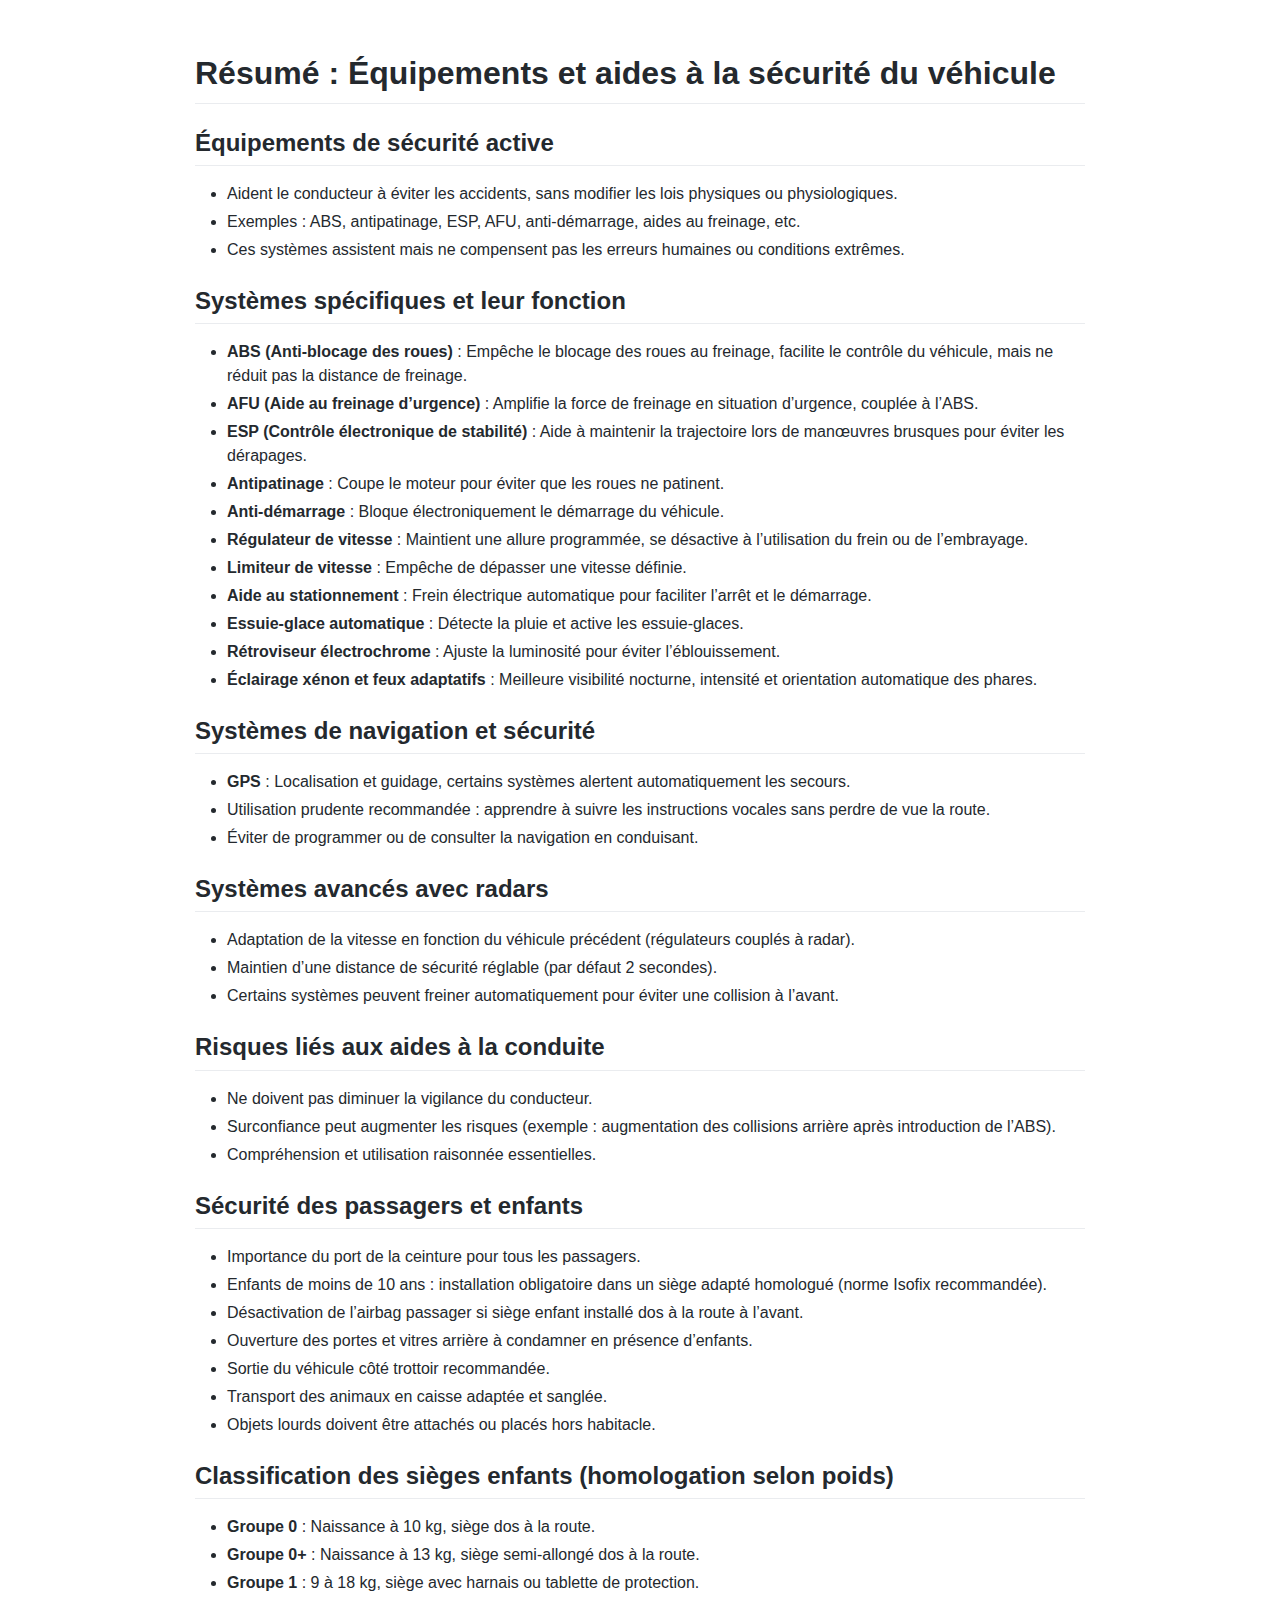
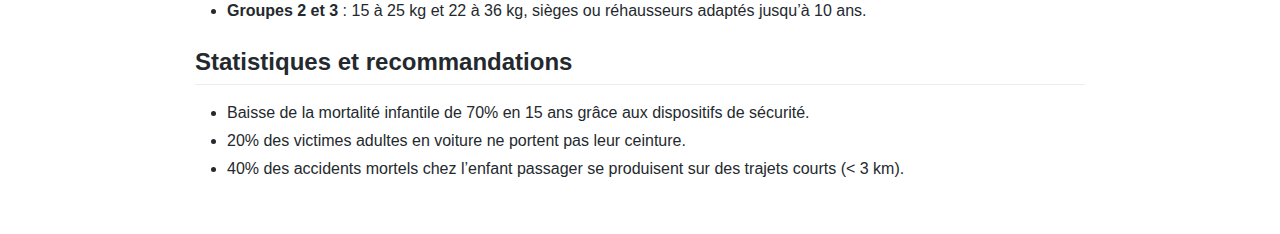
<file: pages/permis_b/S.html>
<!DOCTYPE html>
<html lang="en">
<head>
  <meta charset="UTF-8">
  <meta name="viewport" content="width=device-width, initial-scale=1">
  <title></title>
  <style>
  @font-face {
  font-family: octicons-link;
  src: url([data-uri]) format('woff');
}

.markdown-body .octicon {
  display: inline-block;
  fill: currentColor;
  vertical-align: text-bottom;
}

.markdown-body .anchor {
  float: left;
  line-height: 1;
  margin-left: -20px;
  padding-right: 4px;
}

.markdown-body .anchor:focus {
  outline: none;
}

.markdown-body h1 .octicon-link,
.markdown-body h2 .octicon-link,
.markdown-body h3 .octicon-link,
.markdown-body h4 .octicon-link,
.markdown-body h5 .octicon-link,
.markdown-body h6 .octicon-link {
  color: #1b1f23;
  vertical-align: middle;
  visibility: hidden;
}

.markdown-body h1:hover .anchor,
.markdown-body h2:hover .anchor,
.markdown-body h3:hover .anchor,
.markdown-body h4:hover .anchor,
.markdown-body h5:hover .anchor,
.markdown-body h6:hover .anchor {
  text-decoration: none;
}

.markdown-body h1:hover .anchor .octicon-link,
.markdown-body h2:hover .anchor .octicon-link,
.markdown-body h3:hover .anchor .octicon-link,
.markdown-body h4:hover .anchor .octicon-link,
.markdown-body h5:hover .anchor .octicon-link,
.markdown-body h6:hover .anchor .octicon-link {
  visibility: visible;
}

.markdown-body {
  -ms-text-size-adjust: 100%;
  -webkit-text-size-adjust: 100%;
  color: #24292e;
  line-height: 1.5;
  font-family: -apple-system,BlinkMacSystemFont,Segoe UI,Helvetica,Arial,sans-serif,Apple Color Emoji,Segoe UI Emoji,Segoe UI Symbol;
  font-size: 16px;
  line-height: 1.5;
  word-wrap: break-word;
}

.markdown-body .pl-c {
  color: #6a737d;
}

.markdown-body .pl-c1,
.markdown-body .pl-s .pl-v {
  color: #005cc5;
}

.markdown-body .pl-e,
.markdown-body .pl-en {
  color: #6f42c1;
}

.markdown-body .pl-s .pl-s1,
.markdown-body .pl-smi {
  color: #24292e;
}

.markdown-body .pl-ent {
  color: #22863a;
}

.markdown-body .pl-k {
  color: #d73a49;
}

.markdown-body .pl-pds,
.markdown-body .pl-s,
.markdown-body .pl-s .pl-pse .pl-s1,
.markdown-body .pl-sr,
.markdown-body .pl-sr .pl-cce,
.markdown-body .pl-sr .pl-sra,
.markdown-body .pl-sr .pl-sre {
  color: #032f62;
}

.markdown-body .pl-smw,
.markdown-body .pl-v {
  color: #e36209;
}

.markdown-body .pl-bu {
  color: #b31d28;
}

.markdown-body .pl-ii {
  background-color: #b31d28;
  color: #fafbfc;
}

.markdown-body .pl-c2 {
  background-color: #d73a49;
  color: #fafbfc;
}

.markdown-body .pl-c2:before {
  content: "^M";
}

.markdown-body .pl-sr .pl-cce {
  color: #22863a;
  font-weight: 700;
}

.markdown-body .pl-ml {
  color: #735c0f;
}

.markdown-body .pl-mh,
.markdown-body .pl-mh .pl-en,
.markdown-body .pl-ms {
  color: #005cc5;
  font-weight: 700;
}

.markdown-body .pl-mi {
  color: #24292e;
  font-style: italic;
}

.markdown-body .pl-mb {
  color: #24292e;
  font-weight: 700;
}

.markdown-body .pl-md {
  background-color: #ffeef0;
  color: #b31d28;
}

.markdown-body .pl-mi1 {
  background-color: #f0fff4;
  color: #22863a;
}

.markdown-body .pl-mc {
  background-color: #ffebda;
  color: #e36209;
}

.markdown-body .pl-mi2 {
  background-color: #005cc5;
  color: #f6f8fa;
}

.markdown-body .pl-mdr {
  color: #6f42c1;
  font-weight: 700;
}

.markdown-body .pl-ba {
  color: #586069;
}

.markdown-body .pl-sg {
  color: #959da5;
}

.markdown-body .pl-corl {
  color: #032f62;
  text-decoration: underline;
}

.markdown-body details {
  display: block;
}

.markdown-body summary {
  display: list-item;
}

.markdown-body a {
  background-color: transparent;
}

.markdown-body a:active,
.markdown-body a:hover {
  outline-width: 0;
}

.markdown-body strong {
  font-weight: inherit;
  font-weight: bolder;
}

.markdown-body h1 {
  font-size: 2em;
  margin: .67em 0;
}

.markdown-body img {
  border-style: none;
}

.markdown-body code,
.markdown-body kbd,
.markdown-body pre {
  font-family: monospace,monospace;
  font-size: 1em;
}

.markdown-body hr {
  box-sizing: content-box;
  height: 0;
  overflow: visible;
}

.markdown-body input {
  font: inherit;
  margin: 0;
}

.markdown-body input {
  overflow: visible;
}

.markdown-body [type=checkbox] {
  box-sizing: border-box;
  padding: 0;
}

.markdown-body * {
  box-sizing: border-box;
}

.markdown-body input {
  font-family: inherit;
  font-size: inherit;
  line-height: inherit;
}

.markdown-body a {
  color: #0366d6;
  text-decoration: none;
}

.markdown-body a:hover {
  text-decoration: underline;
}

.markdown-body strong {
  font-weight: 600;
}

.markdown-body hr {
  background: transparent;
  border: 0;
  border-bottom: 1px solid #dfe2e5;
  height: 0;
  margin: 15px 0;
  overflow: hidden;
}

.markdown-body hr:before {
  content: "";
  display: table;
}

.markdown-body hr:after {
  clear: both;
  content: "";
  display: table;
}

.markdown-body table {
  border-collapse: collapse;
  border-spacing: 0;
}

.markdown-body td,
.markdown-body th {
  padding: 0;
}

.markdown-body details summary {
  cursor: pointer;
}

.markdown-body h1,
.markdown-body h2,
.markdown-body h3,
.markdown-body h4,
.markdown-body h5,
.markdown-body h6 {
  margin-bottom: 0;
  margin-top: 0;
}

.markdown-body h1 {
  font-size: 32px;
}

.markdown-body h1,
.markdown-body h2 {
  font-weight: 600;
}

.markdown-body h2 {
  font-size: 24px;
}

.markdown-body h3 {
  font-size: 20px;
}

.markdown-body h3,
.markdown-body h4 {
  font-weight: 600;
}

.markdown-body h4 {
  font-size: 16px;
}

.markdown-body h5 {
  font-size: 14px;
}

.markdown-body h5,
.markdown-body h6 {
  font-weight: 600;
}

.markdown-body h6 {
  font-size: 12px;
}

.markdown-body p {
  margin-bottom: 10px;
  margin-top: 0;
}

.markdown-body blockquote {
  margin: 0;
}

.markdown-body ol,
.markdown-body ul {
  margin-bottom: 0;
  margin-top: 0;
  padding-left: 0;
}

.markdown-body ol ol,
.markdown-body ul ol {
  list-style-type: lower-roman;
}

.markdown-body ol ol ol,
.markdown-body ol ul ol,
.markdown-body ul ol ol,
.markdown-body ul ul ol {
  list-style-type: lower-alpha;
}

.markdown-body dd {
  margin-left: 0;
}

.markdown-body code,
.markdown-body pre {
  font-family: SFMono-Regular,Consolas,Liberation Mono,Menlo,Courier,monospace;
  font-size: 12px;
}

.markdown-body pre {
  margin-bottom: 0;
  margin-top: 0;
}

.markdown-body input::-webkit-inner-spin-button,
.markdown-body input::-webkit-outer-spin-button {
  -webkit-appearance: none;
  appearance: none;
  margin: 0;
}

.markdown-body .border {
  border: 1px solid #e1e4e8!important;
}

.markdown-body .border-0 {
  border: 0!important;
}

.markdown-body .border-bottom {
  border-bottom: 1px solid #e1e4e8!important;
}

.markdown-body .rounded-1 {
  border-radius: 3px!important;
}

.markdown-body .bg-white {
  background-color: #fff!important;
}

.markdown-body .bg-gray-light {
  background-color: #fafbfc!important;
}

.markdown-body .text-gray-light {
  color: #6a737d!important;
}

.markdown-body .mb-0 {
  margin-bottom: 0!important;
}

.markdown-body .my-2 {
  margin-bottom: 8px!important;
  margin-top: 8px!important;
}

.markdown-body .pl-0 {
  padding-left: 0!important;
}

.markdown-body .py-0 {
  padding-bottom: 0!important;
  padding-top: 0!important;
}

.markdown-body .pl-1 {
  padding-left: 4px!important;
}

.markdown-body .pl-2 {
  padding-left: 8px!important;
}

.markdown-body .py-2 {
  padding-bottom: 8px!important;
  padding-top: 8px!important;
}

.markdown-body .pl-3,
.markdown-body .px-3 {
  padding-left: 16px!important;
}

.markdown-body .px-3 {
  padding-right: 16px!important;
}

.markdown-body .pl-4 {
  padding-left: 24px!important;
}

.markdown-body .pl-5 {
  padding-left: 32px!important;
}

.markdown-body .pl-6 {
  padding-left: 40px!important;
}

.markdown-body .f6 {
  font-size: 12px!important;
}

.markdown-body .lh-condensed {
  line-height: 1.25!important;
}

.markdown-body .text-bold {
  font-weight: 600!important;
}

.markdown-body:before {
  content: "";
  display: table;
}

.markdown-body:after {
  clear: both;
  content: "";
  display: table;
}

.markdown-body>:first-child {
  margin-top: 0!important;
}

.markdown-body>:last-child {
  margin-bottom: 0!important;
}

.markdown-body a:not([href]) {
  color: inherit;
  text-decoration: none;
}

.markdown-body blockquote,
.markdown-body dl,
.markdown-body ol,
.markdown-body p,
.markdown-body pre,
.markdown-body table,
.markdown-body ul {
  margin-bottom: 16px;
  margin-top: 0;
}

.markdown-body hr {
  background-color: #e1e4e8;
  border: 0;
  height: .25em;
  margin: 24px 0;
  padding: 0;
}

.markdown-body blockquote {
  border-left: .25em solid #dfe2e5;
  color: #6a737d;
  padding: 0 1em;
}

.markdown-body blockquote>:first-child {
  margin-top: 0;
}

.markdown-body blockquote>:last-child {
  margin-bottom: 0;
}

.markdown-body kbd {
  background-color: #fafbfc;
  border: 1px solid #c6cbd1;
  border-bottom-color: #959da5;
  border-radius: 3px;
  box-shadow: inset 0 -1px 0 #959da5;
  color: #444d56;
  display: inline-block;
  font-size: 11px;
  line-height: 10px;
  padding: 3px 5px;
  vertical-align: middle;
}

.markdown-body h1,
.markdown-body h2,
.markdown-body h3,
.markdown-body h4,
.markdown-body h5,
.markdown-body h6 {
  font-weight: 600;
  line-height: 1.25;
  margin-bottom: 16px;
  margin-top: 24px;
}

.markdown-body h1 {
  font-size: 2em;
}

.markdown-body h1,
.markdown-body h2 {
  border-bottom: 1px solid #eaecef;
  padding-bottom: .3em;
}

.markdown-body h2 {
  font-size: 1.5em;
}

.markdown-body h3 {
  font-size: 1.25em;
}

.markdown-body h4 {
  font-size: 1em;
}

.markdown-body h5 {
  font-size: .875em;
}

.markdown-body h6 {
  color: #6a737d;
  font-size: .85em;
}

.markdown-body ol,
.markdown-body ul {
  padding-left: 2em;
}

.markdown-body ol ol,
.markdown-body ol ul,
.markdown-body ul ol,
.markdown-body ul ul {
  margin-bottom: 0;
  margin-top: 0;
}

.markdown-body li {
  word-wrap: break-all;
}

.markdown-body li>p {
  margin-top: 16px;
}

.markdown-body li+li {
  margin-top: .25em;
}

.markdown-body dl {
  padding: 0;
}

.markdown-body dl dt {
  font-size: 1em;
  font-style: italic;
  font-weight: 600;
  margin-top: 16px;
  padding: 0;
}

.markdown-body dl dd {
  margin-bottom: 16px;
  padding: 0 16px;
}

.markdown-body table {
  display: block;
  overflow: auto;
  width: 100%;
}

.markdown-body table th {
  font-weight: 600;
}

.markdown-body table td,
.markdown-body table th {
  border: 1px solid #dfe2e5;
  padding: 6px 13px;
}

.markdown-body table tr {
  background-color: #fff;
  border-top: 1px solid #c6cbd1;
}

.markdown-body table tr:nth-child(2n) {
  background-color: #f6f8fa;
}

.markdown-body img {
  background-color: #fff;
  box-sizing: content-box;
  max-width: 100%;
}

.markdown-body img[align=right] {
  padding-left: 20px;
}

.markdown-body img[align=left] {
  padding-right: 20px;
}

.markdown-body code {
  background-color: rgba(27,31,35,.05);
  border-radius: 3px;
  font-size: 85%;
  margin: 0;
  padding: .2em .4em;
}

.markdown-body pre {
  word-wrap: normal;
}

.markdown-body pre>code {
  background: transparent;
  border: 0;
  font-size: 100%;
  margin: 0;
  padding: 0;
  white-space: pre;
  word-break: normal;
}

.markdown-body .highlight {
  margin-bottom: 16px;
}

.markdown-body .highlight pre {
  margin-bottom: 0;
  word-break: normal;
}

.markdown-body .highlight pre,
.markdown-body pre {
  background-color: #f6f8fa;
  border-radius: 3px;
  font-size: 85%;
  line-height: 1.45;
  overflow: auto;
  padding: 16px;
}

.markdown-body pre code {
  background-color: transparent;
  border: 0;
  display: inline;
  line-height: inherit;
  margin: 0;
  max-width: auto;
  overflow: visible;
  padding: 0;
  word-wrap: normal;
}

.markdown-body .commit-tease-sha {
  color: #444d56;
  display: inline-block;
  font-family: SFMono-Regular,Consolas,Liberation Mono,Menlo,Courier,monospace;
  font-size: 90%;
}

.markdown-body .blob-wrapper {
  border-bottom-left-radius: 3px;
  border-bottom-right-radius: 3px;
  overflow-x: auto;
  overflow-y: hidden;
}

.markdown-body .blob-wrapper-embedded {
  max-height: 240px;
  overflow-y: auto;
}

.markdown-body .blob-num {
  -moz-user-select: none;
  -ms-user-select: none;
  -webkit-user-select: none;
  color: rgba(27,31,35,.3);
  cursor: pointer;
  font-family: SFMono-Regular,Consolas,Liberation Mono,Menlo,Courier,monospace;
  font-size: 12px;
  line-height: 20px;
  min-width: 50px;
  padding-left: 10px;
  padding-right: 10px;
  text-align: right;
  user-select: none;
  vertical-align: top;
  white-space: nowrap;
  width: 1%;
}

.markdown-body .blob-num:hover {
  color: rgba(27,31,35,.6);
}

.markdown-body .blob-num:before {
  content: attr(data-line-number);
}

.markdown-body .blob-code {
  line-height: 20px;
  padding-left: 10px;
  padding-right: 10px;
  position: relative;
  vertical-align: top;
}

.markdown-body .blob-code-inner {
  color: #24292e;
  font-family: SFMono-Regular,Consolas,Liberation Mono,Menlo,Courier,monospace;
  font-size: 12px;
  overflow: visible;
  white-space: pre;
  word-wrap: normal;
}

.markdown-body .pl-token.active,
.markdown-body .pl-token:hover {
  background: #ffea7f;
  cursor: pointer;
}

.markdown-body kbd {
  background-color: #fafbfc;
  border: 1px solid #d1d5da;
  border-bottom-color: #c6cbd1;
  border-radius: 3px;
  box-shadow: inset 0 -1px 0 #c6cbd1;
  color: #444d56;
  display: inline-block;
  font: 11px SFMono-Regular,Consolas,Liberation Mono,Menlo,Courier,monospace;
  line-height: 10px;
  padding: 3px 5px;
  vertical-align: middle;
}

.markdown-body :checked+.radio-label {
  border-color: #0366d6;
  position: relative;
  z-index: 1;
}

.markdown-body .tab-size[data-tab-size="1"] {
  -moz-tab-size: 1;
  tab-size: 1;
}

.markdown-body .tab-size[data-tab-size="2"] {
  -moz-tab-size: 2;
  tab-size: 2;
}

.markdown-body .tab-size[data-tab-size="3"] {
  -moz-tab-size: 3;
  tab-size: 3;
}

.markdown-body .tab-size[data-tab-size="4"] {
  -moz-tab-size: 4;
  tab-size: 4;
}

.markdown-body .tab-size[data-tab-size="5"] {
  -moz-tab-size: 5;
  tab-size: 5;
}

.markdown-body .tab-size[data-tab-size="6"] {
  -moz-tab-size: 6;
  tab-size: 6;
}

.markdown-body .tab-size[data-tab-size="7"] {
  -moz-tab-size: 7;
  tab-size: 7;
}

.markdown-body .tab-size[data-tab-size="8"] {
  -moz-tab-size: 8;
  tab-size: 8;
}

.markdown-body .tab-size[data-tab-size="9"] {
  -moz-tab-size: 9;
  tab-size: 9;
}

.markdown-body .tab-size[data-tab-size="10"] {
  -moz-tab-size: 10;
  tab-size: 10;
}

.markdown-body .tab-size[data-tab-size="11"] {
  -moz-tab-size: 11;
  tab-size: 11;
}

.markdown-body .tab-size[data-tab-size="12"] {
  -moz-tab-size: 12;
  tab-size: 12;
}

.markdown-body .task-list-item {
  list-style-type: none;
}

.markdown-body .task-list-item+.task-list-item {
  margin-top: 3px;
}

.markdown-body .task-list-item input {
  margin: 0 .2em .25em -1.6em;
  vertical-align: middle;
}

.markdown-body hr {
  border-bottom-color: #eee;
}

.markdown-body .pl-0 {
  padding-left: 0!important;
}

.markdown-body .pl-1 {
  padding-left: 4px!important;
}

.markdown-body .pl-2 {
  padding-left: 8px!important;
}

.markdown-body .pl-3 {
  padding-left: 16px!important;
}

.markdown-body .pl-4 {
  padding-left: 24px!important;
}

.markdown-body .pl-5 {
  padding-left: 32px!important;
}

.markdown-body .pl-6 {
  padding-left: 40px!important;
}

.markdown-body .pl-7 {
  padding-left: 48px!important;
}

.markdown-body .pl-8 {
  padding-left: 64px!important;
}

.markdown-body .pl-9 {
  padding-left: 80px!important;
}

.markdown-body .pl-10 {
  padding-left: 96px!important;
}

.markdown-body .pl-11 {
  padding-left: 112px!important;
}

.markdown-body .pl-12 {
  padding-left: 128px!important;
}

/*# sourceURL=webpack://./node_modules/github-markdown-css/github-markdown.css */
/*# sourceMappingURL=[data-uri] */
  </style>
  <style>
  /**
 * prism.js default theme for JavaScript, CSS and HTML
 * Based on dabblet (http://dabblet.com)
 * @author Lea Verou
 */

code[class*="language-"],
pre[class*="language-"] {
	color: black;
	background: none;
	text-shadow: 0 1px white;
	font-family: Consolas, Monaco, 'Andale Mono', 'Ubuntu Mono', monospace;
	font-size: 1em;
	text-align: left;
	white-space: pre;
	word-spacing: normal;
	word-break: normal;
	word-wrap: normal;
	line-height: 1.5;

	-moz-tab-size: 4;
	-o-tab-size: 4;
	tab-size: 4;

	-webkit-hyphens: none;
	-moz-hyphens: none;
	-ms-hyphens: none;
	hyphens: none;
}

pre[class*="language-"]::-moz-selection, pre[class*="language-"] ::-moz-selection,
code[class*="language-"]::-moz-selection, code[class*="language-"] ::-moz-selection {
	text-shadow: none;
	background: #b3d4fc;
}

pre[class*="language-"]::selection, pre[class*="language-"] ::selection,
code[class*="language-"]::selection, code[class*="language-"] ::selection {
	text-shadow: none;
	background: #b3d4fc;
}

@media print {
	code[class*="language-"],
	pre[class*="language-"] {
		text-shadow: none;
	}
}

/* Code blocks */
pre[class*="language-"] {
	padding: 1em;
	margin: .5em 0;
	overflow: auto;
}

:not(pre) > code[class*="language-"],
pre[class*="language-"] {
	background: #f5f2f0;
}

/* Inline code */
:not(pre) > code[class*="language-"] {
	padding: .1em;
	border-radius: .3em;
	white-space: normal;
}

.token.comment,
.token.prolog,
.token.doctype,
.token.cdata {
	color: slategray;
}

.token.punctuation {
	color: #999;
}

.token.namespace {
	opacity: .7;
}

.token.property,
.token.tag,
.token.boolean,
.token.number,
.token.constant,
.token.symbol,
.token.deleted {
	color: #905;
}

.token.selector,
.token.attr-name,
.token.string,
.token.char,
.token.builtin,
.token.inserted {
	color: #690;
}

.token.operator,
.token.entity,
.token.url,
.language-css .token.string,
.style .token.string {
	color: #9a6e3a;
	/* This background color was intended by the author of this theme. */
	background: hsla(0, 0%, 100%, .5);
}

.token.atrule,
.token.attr-value,
.token.keyword {
	color: #07a;
}

.token.function,
.token.class-name {
	color: #DD4A68;
}

.token.regex,
.token.important,
.token.variable {
	color: #e90;
}

.token.important,
.token.bold {
	font-weight: bold;
}
.token.italic {
	font-style: italic;
}

.token.entity {
	cursor: help;
}

/*# sourceURL=webpack://./node_modules/prismjs/themes/prism.css */
/*# sourceMappingURL=[data-uri] */
  </style>
  <style>
  
  </style>
  <style>
    .markdown-body {
      font-family: -apple-system,Segoe UI,Helvetica,Arial,sans-serif,Apple Color Emoji,Segoe UI Emoji;
      box-sizing: border-box;
      min-width: 200px;
      max-width: 980px;
      margin: 0 auto;
      padding: 45px;
    }

    @media not print {
      .markdown-body {
        padding: 45px;
      }

      @media (max-width: 767px) {
        .markdown-body {
          padding: 15px;
        }
      }
    }

    .hf-container {
      color: #24292e;
      line-height: 1.3;
    }

    .markdown-body .highlight pre,
    .markdown-body pre {
      white-space: pre-wrap;
    }
    .markdown-body table {
      display: table;
    }
    .markdown-body img[data-align="center"] {
      display: block;
      margin: 0 auto;
    }
    .markdown-body img[data-align="right"] {
      display: block;
      margin: 0 0 0 auto;
    }
    .markdown-body li.task-list-item {
      list-style-type: none;
    }
    .markdown-body li > [type=checkbox] {
      margin: 0 0 0 -1.3em;
    }
    .markdown-body input[type="checkbox"] ~ p {
      margin-top: 0;
      display: inline-block;
    }
    .markdown-body ol ol,
    .markdown-body ul ol {
      list-style-type: decimal;
    }
    .markdown-body ol ol ol,
    .markdown-body ol ul ol,
    .markdown-body ul ol ol,
    .markdown-body ul ul ol {
      list-style-type: decimal;
    }
  </style>
  <style>.markdown-body a.footnote-ref {
  text-decoration: none;
}

.footnotes {
  font-size: .85em;
  opacity: .8;
}

.footnotes li[role="doc-endnote"] {
  position: relative;
}

.footnotes .footnote-back {
  position: absolute;
  font-family: initial;
  top: .2em;
  right: 1em;
  text-decoration: none;
}

.inline-math.invalid,
.multiple-math.invalid {
  color: rgb(255, 105, 105);
}

.toc-container {
  width: 100%;
}

.toc-container .toc-title {
  font-weight: 700;
  font-size: 1.2em;
  margin-bottom: 0;
}

.toc-container li,
.toc-container ul,
.toc-container ul li {
  list-style: none !important;
}

.toc-container > ul {
  padding-left: 0;
}

.toc-container ul li span {
  display : flex;
}

.toc-container ul li span a {
  color: inherit;
  text-decoration: none;
}
.toc-container ul li span a:hover {
  color: inherit;
  text-decoration: none;
}

.toc-container ul li span span.dots {
  flex: 1;
  height: 0.65em;
  margin: 0 10px;
  border-bottom: 2px dotted black;
}

/*# sourceURL=webpack://./src/muya/lib/assets/styles/exportStyle.css */
/*# sourceMappingURL=[data-uri] */</style>
  <style>.markdown-body{}pre.front-matter{display:none!important;}</style>
</head>
<body>
  <article class="markdown-body"><h1 class="atx" id="resume--equipements-et-aides-a-la-securite-du-vehicule">Résumé : Équipements et aides à la sécurité du véhicule</h1>
<h2 class="atx" id="equipements-de-securite-active">Équipements de sécurité active</h2>
<ul>
<li>Aident le conducteur à éviter les accidents, sans modifier les lois physiques ou physiologiques.</li>
<li>Exemples : ABS, antipatinage, ESP, AFU, anti-démarrage, aides au freinage, etc.</li>
<li>Ces systèmes assistent mais ne compensent pas les erreurs humaines ou conditions extrêmes.</li>
</ul>
<h2 class="atx" id="systemes-specifiques-et-leur-fonction">Systèmes spécifiques et leur fonction</h2>
<ul>
<li><strong>ABS (Anti-blocage des roues)</strong> : Empêche le blocage des roues au freinage, facilite le contrôle du véhicule, mais ne réduit pas la distance de freinage.</li>
<li><strong>AFU (Aide au freinage d’urgence)</strong> : Amplifie la force de freinage en situation d’urgence, couplée à l’ABS.</li>
<li><strong>ESP (Contrôle électronique de stabilité)</strong> : Aide à maintenir la trajectoire lors de manœuvres brusques pour éviter les dérapages.</li>
<li><strong>Antipatinage</strong> : Coupe le moteur pour éviter que les roues ne patinent.</li>
<li><strong>Anti-démarrage</strong> : Bloque électroniquement le démarrage du véhicule.</li>
<li><strong>Régulateur de vitesse</strong> : Maintient une allure programmée, se désactive à l’utilisation du frein ou de l’embrayage.</li>
<li><strong>Limiteur de vitesse</strong> : Empêche de dépasser une vitesse définie.</li>
<li><strong>Aide au stationnement</strong> : Frein électrique automatique pour faciliter l’arrêt et le démarrage.</li>
<li><strong>Essuie-glace automatique</strong> : Détecte la pluie et active les essuie-glaces.</li>
<li><strong>Rétroviseur électrochrome</strong> : Ajuste la luminosité pour éviter l’éblouissement.</li>
<li><strong>Éclairage xénon et feux adaptatifs</strong> : Meilleure visibilité nocturne, intensité et orientation automatique des phares.</li>
</ul>
<h2 class="atx" id="systemes-de-navigation-et-securite">Systèmes de navigation et sécurité</h2>
<ul>
<li><strong>GPS</strong> : Localisation et guidage, certains systèmes alertent automatiquement les secours.</li>
<li>Utilisation prudente recommandée : apprendre à suivre les instructions vocales sans perdre de vue la route.</li>
<li>Éviter de programmer ou de consulter la navigation en conduisant.</li>
</ul>
<h2 class="atx" id="systemes-avances-avec-radars">Systèmes avancés avec radars</h2>
<ul>
<li>Adaptation de la vitesse en fonction du véhicule précédent (régulateurs couplés à radar).</li>
<li>Maintien d’une distance de sécurité réglable (par défaut 2 secondes).</li>
<li>Certains systèmes peuvent freiner automatiquement pour éviter une collision à l’avant.</li>
</ul>
<h2 class="atx" id="risques-lies-aux-aides-a-la-conduite">Risques liés aux aides à la conduite</h2>
<ul>
<li>Ne doivent pas diminuer la vigilance du conducteur.</li>
<li>Surconfiance peut augmenter les risques (exemple : augmentation des collisions arrière après introduction de l’ABS).</li>
<li>Compréhension et utilisation raisonnée essentielles.</li>
</ul>
<h2 class="atx" id="securite-des-passagers-et-enfants">Sécurité des passagers et enfants</h2>
<ul>
<li>Importance du port de la ceinture pour tous les passagers.</li>
<li>Enfants de moins de 10 ans : installation obligatoire dans un siège adapté homologué (norme Isofix recommandée).</li>
<li>Désactivation de l’airbag passager si siège enfant installé dos à la route à l’avant.</li>
<li>Ouverture des portes et vitres arrière à condamner en présence d’enfants.</li>
<li>Sortie du véhicule côté trottoir recommandée.</li>
<li>Transport des animaux en caisse adaptée et sanglée.</li>
<li>Objets lourds doivent être attachés ou placés hors habitacle.</li>
</ul>
<h2 class="atx" id="classification-des-sieges-enfants-homologation-selon-poids">Classification des sièges enfants (homologation selon poids)</h2>
<ul>
<li><strong>Groupe 0</strong> : Naissance à 10 kg, siège dos à la route.</li>
<li><strong>Groupe 0+</strong> : Naissance à 13 kg, siège semi-allongé dos à la route.</li>
<li><strong>Groupe 1</strong> : 9 à 18 kg, siège avec harnais ou tablette de protection.</li>
<li><strong>Groupes 2 et 3</strong> : 15 à 25 kg et 22 à 36 kg, sièges ou réhausseurs adaptés jusqu’à 10 ans.</li>
</ul>
<h2 class="atx" id="statistiques-et-recommandations">Statistiques et recommandations</h2>
<ul>
<li>Baisse de la mortalité infantile de 70% en 15 ans grâce aux dispositifs de sécurité.</li>
<li>20% des victimes adultes en voiture ne portent pas leur ceinture.</li>
<li>40% des accidents mortels chez l’enfant passager se produisent sur des trajets courts (&lt; 3 km).</li>
</ul>
</article>
</body>
</html>
</file>
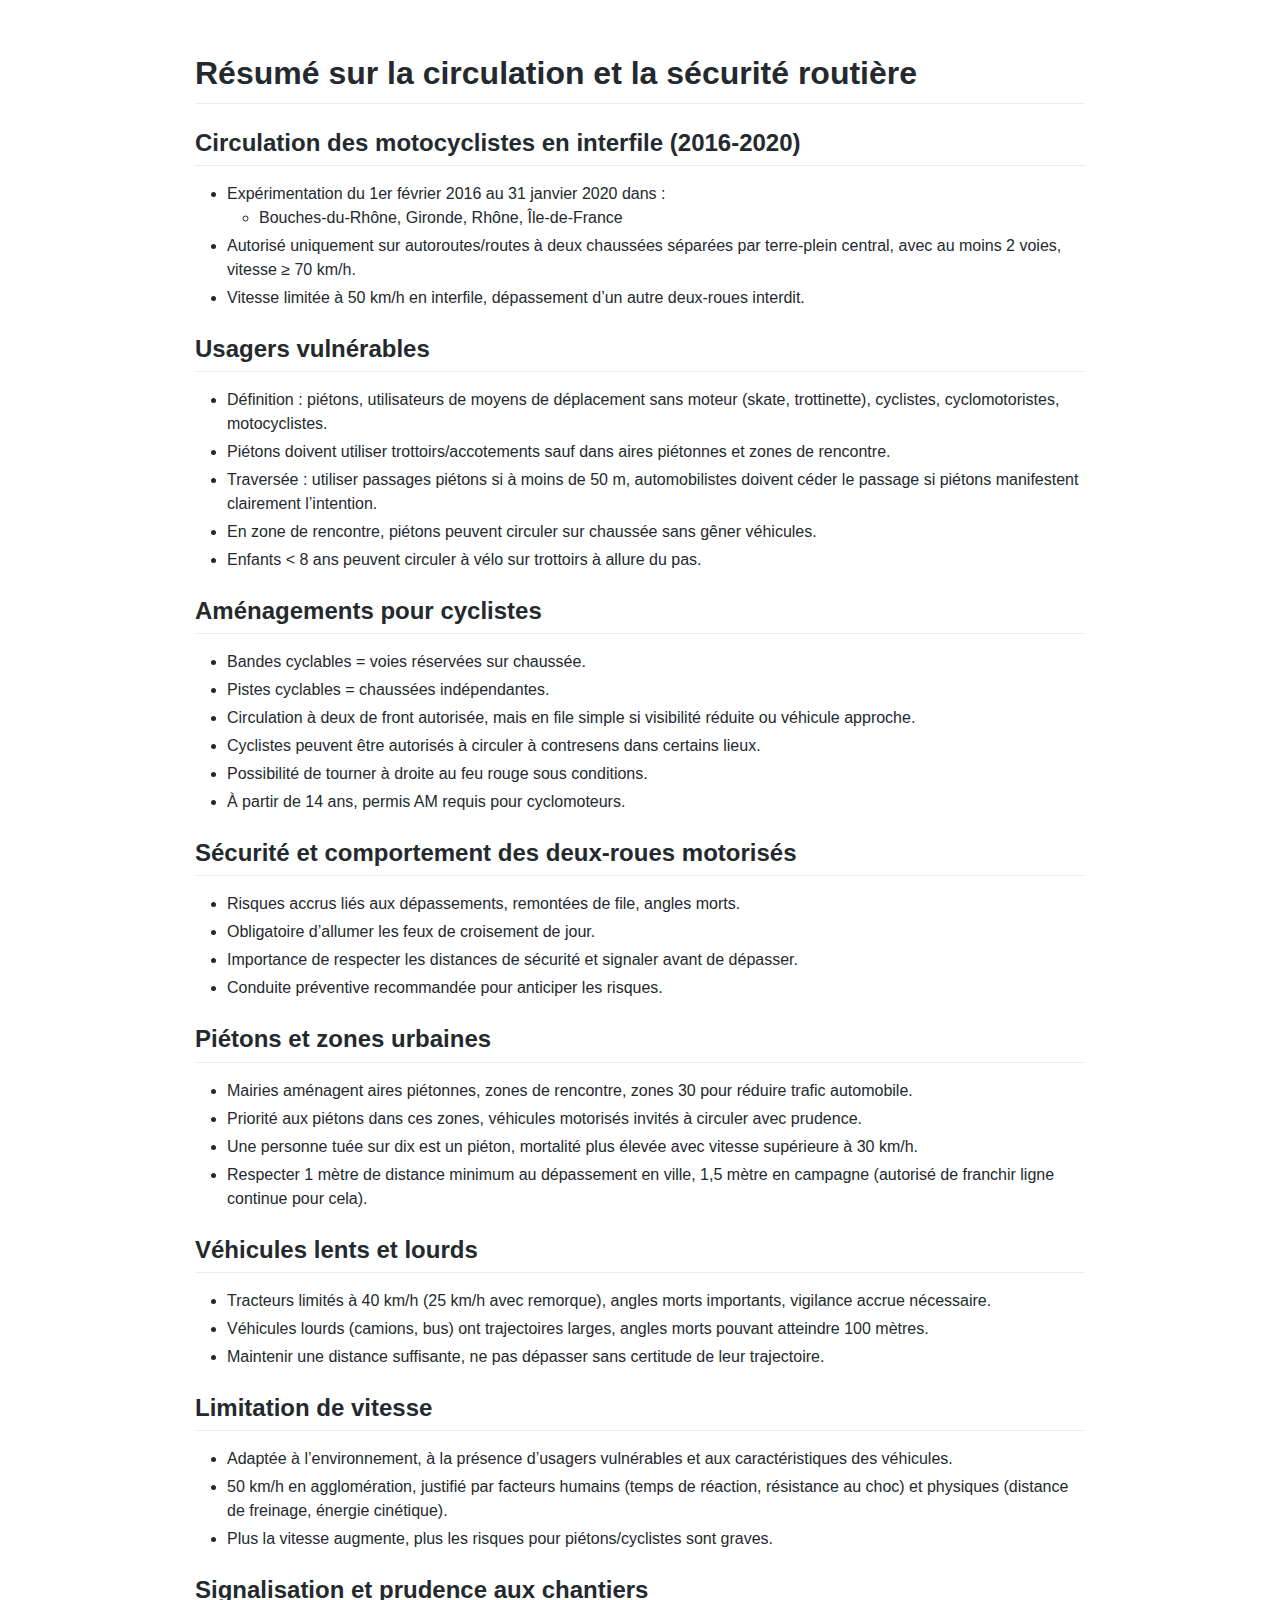
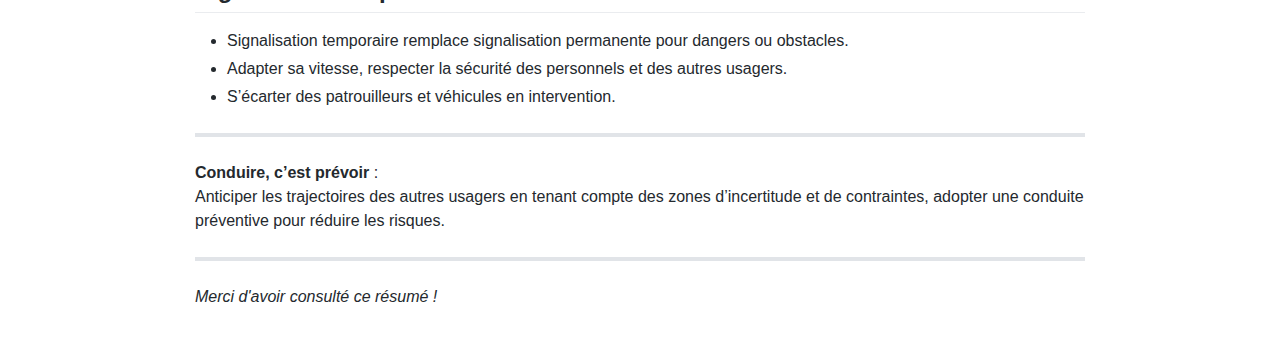
<file: pages/permis_b/U.html>
<!DOCTYPE html>
<html lang="en">
<head>
  <meta charset="UTF-8">
  <meta name="viewport" content="width=device-width, initial-scale=1">
  <title></title>
  <style>
  @font-face {
  font-family: octicons-link;
  src: url([data-uri]) format('woff');
}

.markdown-body .octicon {
  display: inline-block;
  fill: currentColor;
  vertical-align: text-bottom;
}

.markdown-body .anchor {
  float: left;
  line-height: 1;
  margin-left: -20px;
  padding-right: 4px;
}

.markdown-body .anchor:focus {
  outline: none;
}

.markdown-body h1 .octicon-link,
.markdown-body h2 .octicon-link,
.markdown-body h3 .octicon-link,
.markdown-body h4 .octicon-link,
.markdown-body h5 .octicon-link,
.markdown-body h6 .octicon-link {
  color: #1b1f23;
  vertical-align: middle;
  visibility: hidden;
}

.markdown-body h1:hover .anchor,
.markdown-body h2:hover .anchor,
.markdown-body h3:hover .anchor,
.markdown-body h4:hover .anchor,
.markdown-body h5:hover .anchor,
.markdown-body h6:hover .anchor {
  text-decoration: none;
}

.markdown-body h1:hover .anchor .octicon-link,
.markdown-body h2:hover .anchor .octicon-link,
.markdown-body h3:hover .anchor .octicon-link,
.markdown-body h4:hover .anchor .octicon-link,
.markdown-body h5:hover .anchor .octicon-link,
.markdown-body h6:hover .anchor .octicon-link {
  visibility: visible;
}

.markdown-body {
  -ms-text-size-adjust: 100%;
  -webkit-text-size-adjust: 100%;
  color: #24292e;
  line-height: 1.5;
  font-family: -apple-system,BlinkMacSystemFont,Segoe UI,Helvetica,Arial,sans-serif,Apple Color Emoji,Segoe UI Emoji,Segoe UI Symbol;
  font-size: 16px;
  line-height: 1.5;
  word-wrap: break-word;
}

.markdown-body .pl-c {
  color: #6a737d;
}

.markdown-body .pl-c1,
.markdown-body .pl-s .pl-v {
  color: #005cc5;
}

.markdown-body .pl-e,
.markdown-body .pl-en {
  color: #6f42c1;
}

.markdown-body .pl-s .pl-s1,
.markdown-body .pl-smi {
  color: #24292e;
}

.markdown-body .pl-ent {
  color: #22863a;
}

.markdown-body .pl-k {
  color: #d73a49;
}

.markdown-body .pl-pds,
.markdown-body .pl-s,
.markdown-body .pl-s .pl-pse .pl-s1,
.markdown-body .pl-sr,
.markdown-body .pl-sr .pl-cce,
.markdown-body .pl-sr .pl-sra,
.markdown-body .pl-sr .pl-sre {
  color: #032f62;
}

.markdown-body .pl-smw,
.markdown-body .pl-v {
  color: #e36209;
}

.markdown-body .pl-bu {
  color: #b31d28;
}

.markdown-body .pl-ii {
  background-color: #b31d28;
  color: #fafbfc;
}

.markdown-body .pl-c2 {
  background-color: #d73a49;
  color: #fafbfc;
}

.markdown-body .pl-c2:before {
  content: "^M";
}

.markdown-body .pl-sr .pl-cce {
  color: #22863a;
  font-weight: 700;
}

.markdown-body .pl-ml {
  color: #735c0f;
}

.markdown-body .pl-mh,
.markdown-body .pl-mh .pl-en,
.markdown-body .pl-ms {
  color: #005cc5;
  font-weight: 700;
}

.markdown-body .pl-mi {
  color: #24292e;
  font-style: italic;
}

.markdown-body .pl-mb {
  color: #24292e;
  font-weight: 700;
}

.markdown-body .pl-md {
  background-color: #ffeef0;
  color: #b31d28;
}

.markdown-body .pl-mi1 {
  background-color: #f0fff4;
  color: #22863a;
}

.markdown-body .pl-mc {
  background-color: #ffebda;
  color: #e36209;
}

.markdown-body .pl-mi2 {
  background-color: #005cc5;
  color: #f6f8fa;
}

.markdown-body .pl-mdr {
  color: #6f42c1;
  font-weight: 700;
}

.markdown-body .pl-ba {
  color: #586069;
}

.markdown-body .pl-sg {
  color: #959da5;
}

.markdown-body .pl-corl {
  color: #032f62;
  text-decoration: underline;
}

.markdown-body details {
  display: block;
}

.markdown-body summary {
  display: list-item;
}

.markdown-body a {
  background-color: transparent;
}

.markdown-body a:active,
.markdown-body a:hover {
  outline-width: 0;
}

.markdown-body strong {
  font-weight: inherit;
  font-weight: bolder;
}

.markdown-body h1 {
  font-size: 2em;
  margin: .67em 0;
}

.markdown-body img {
  border-style: none;
}

.markdown-body code,
.markdown-body kbd,
.markdown-body pre {
  font-family: monospace,monospace;
  font-size: 1em;
}

.markdown-body hr {
  box-sizing: content-box;
  height: 0;
  overflow: visible;
}

.markdown-body input {
  font: inherit;
  margin: 0;
}

.markdown-body input {
  overflow: visible;
}

.markdown-body [type=checkbox] {
  box-sizing: border-box;
  padding: 0;
}

.markdown-body * {
  box-sizing: border-box;
}

.markdown-body input {
  font-family: inherit;
  font-size: inherit;
  line-height: inherit;
}

.markdown-body a {
  color: #0366d6;
  text-decoration: none;
}

.markdown-body a:hover {
  text-decoration: underline;
}

.markdown-body strong {
  font-weight: 600;
}

.markdown-body hr {
  background: transparent;
  border: 0;
  border-bottom: 1px solid #dfe2e5;
  height: 0;
  margin: 15px 0;
  overflow: hidden;
}

.markdown-body hr:before {
  content: "";
  display: table;
}

.markdown-body hr:after {
  clear: both;
  content: "";
  display: table;
}

.markdown-body table {
  border-collapse: collapse;
  border-spacing: 0;
}

.markdown-body td,
.markdown-body th {
  padding: 0;
}

.markdown-body details summary {
  cursor: pointer;
}

.markdown-body h1,
.markdown-body h2,
.markdown-body h3,
.markdown-body h4,
.markdown-body h5,
.markdown-body h6 {
  margin-bottom: 0;
  margin-top: 0;
}

.markdown-body h1 {
  font-size: 32px;
}

.markdown-body h1,
.markdown-body h2 {
  font-weight: 600;
}

.markdown-body h2 {
  font-size: 24px;
}

.markdown-body h3 {
  font-size: 20px;
}

.markdown-body h3,
.markdown-body h4 {
  font-weight: 600;
}

.markdown-body h4 {
  font-size: 16px;
}

.markdown-body h5 {
  font-size: 14px;
}

.markdown-body h5,
.markdown-body h6 {
  font-weight: 600;
}

.markdown-body h6 {
  font-size: 12px;
}

.markdown-body p {
  margin-bottom: 10px;
  margin-top: 0;
}

.markdown-body blockquote {
  margin: 0;
}

.markdown-body ol,
.markdown-body ul {
  margin-bottom: 0;
  margin-top: 0;
  padding-left: 0;
}

.markdown-body ol ol,
.markdown-body ul ol {
  list-style-type: lower-roman;
}

.markdown-body ol ol ol,
.markdown-body ol ul ol,
.markdown-body ul ol ol,
.markdown-body ul ul ol {
  list-style-type: lower-alpha;
}

.markdown-body dd {
  margin-left: 0;
}

.markdown-body code,
.markdown-body pre {
  font-family: SFMono-Regular,Consolas,Liberation Mono,Menlo,Courier,monospace;
  font-size: 12px;
}

.markdown-body pre {
  margin-bottom: 0;
  margin-top: 0;
}

.markdown-body input::-webkit-inner-spin-button,
.markdown-body input::-webkit-outer-spin-button {
  -webkit-appearance: none;
  appearance: none;
  margin: 0;
}

.markdown-body .border {
  border: 1px solid #e1e4e8!important;
}

.markdown-body .border-0 {
  border: 0!important;
}

.markdown-body .border-bottom {
  border-bottom: 1px solid #e1e4e8!important;
}

.markdown-body .rounded-1 {
  border-radius: 3px!important;
}

.markdown-body .bg-white {
  background-color: #fff!important;
}

.markdown-body .bg-gray-light {
  background-color: #fafbfc!important;
}

.markdown-body .text-gray-light {
  color: #6a737d!important;
}

.markdown-body .mb-0 {
  margin-bottom: 0!important;
}

.markdown-body .my-2 {
  margin-bottom: 8px!important;
  margin-top: 8px!important;
}

.markdown-body .pl-0 {
  padding-left: 0!important;
}

.markdown-body .py-0 {
  padding-bottom: 0!important;
  padding-top: 0!important;
}

.markdown-body .pl-1 {
  padding-left: 4px!important;
}

.markdown-body .pl-2 {
  padding-left: 8px!important;
}

.markdown-body .py-2 {
  padding-bottom: 8px!important;
  padding-top: 8px!important;
}

.markdown-body .pl-3,
.markdown-body .px-3 {
  padding-left: 16px!important;
}

.markdown-body .px-3 {
  padding-right: 16px!important;
}

.markdown-body .pl-4 {
  padding-left: 24px!important;
}

.markdown-body .pl-5 {
  padding-left: 32px!important;
}

.markdown-body .pl-6 {
  padding-left: 40px!important;
}

.markdown-body .f6 {
  font-size: 12px!important;
}

.markdown-body .lh-condensed {
  line-height: 1.25!important;
}

.markdown-body .text-bold {
  font-weight: 600!important;
}

.markdown-body:before {
  content: "";
  display: table;
}

.markdown-body:after {
  clear: both;
  content: "";
  display: table;
}

.markdown-body>:first-child {
  margin-top: 0!important;
}

.markdown-body>:last-child {
  margin-bottom: 0!important;
}

.markdown-body a:not([href]) {
  color: inherit;
  text-decoration: none;
}

.markdown-body blockquote,
.markdown-body dl,
.markdown-body ol,
.markdown-body p,
.markdown-body pre,
.markdown-body table,
.markdown-body ul {
  margin-bottom: 16px;
  margin-top: 0;
}

.markdown-body hr {
  background-color: #e1e4e8;
  border: 0;
  height: .25em;
  margin: 24px 0;
  padding: 0;
}

.markdown-body blockquote {
  border-left: .25em solid #dfe2e5;
  color: #6a737d;
  padding: 0 1em;
}

.markdown-body blockquote>:first-child {
  margin-top: 0;
}

.markdown-body blockquote>:last-child {
  margin-bottom: 0;
}

.markdown-body kbd {
  background-color: #fafbfc;
  border: 1px solid #c6cbd1;
  border-bottom-color: #959da5;
  border-radius: 3px;
  box-shadow: inset 0 -1px 0 #959da5;
  color: #444d56;
  display: inline-block;
  font-size: 11px;
  line-height: 10px;
  padding: 3px 5px;
  vertical-align: middle;
}

.markdown-body h1,
.markdown-body h2,
.markdown-body h3,
.markdown-body h4,
.markdown-body h5,
.markdown-body h6 {
  font-weight: 600;
  line-height: 1.25;
  margin-bottom: 16px;
  margin-top: 24px;
}

.markdown-body h1 {
  font-size: 2em;
}

.markdown-body h1,
.markdown-body h2 {
  border-bottom: 1px solid #eaecef;
  padding-bottom: .3em;
}

.markdown-body h2 {
  font-size: 1.5em;
}

.markdown-body h3 {
  font-size: 1.25em;
}

.markdown-body h4 {
  font-size: 1em;
}

.markdown-body h5 {
  font-size: .875em;
}

.markdown-body h6 {
  color: #6a737d;
  font-size: .85em;
}

.markdown-body ol,
.markdown-body ul {
  padding-left: 2em;
}

.markdown-body ol ol,
.markdown-body ol ul,
.markdown-body ul ol,
.markdown-body ul ul {
  margin-bottom: 0;
  margin-top: 0;
}

.markdown-body li {
  word-wrap: break-all;
}

.markdown-body li>p {
  margin-top: 16px;
}

.markdown-body li+li {
  margin-top: .25em;
}

.markdown-body dl {
  padding: 0;
}

.markdown-body dl dt {
  font-size: 1em;
  font-style: italic;
  font-weight: 600;
  margin-top: 16px;
  padding: 0;
}

.markdown-body dl dd {
  margin-bottom: 16px;
  padding: 0 16px;
}

.markdown-body table {
  display: block;
  overflow: auto;
  width: 100%;
}

.markdown-body table th {
  font-weight: 600;
}

.markdown-body table td,
.markdown-body table th {
  border: 1px solid #dfe2e5;
  padding: 6px 13px;
}

.markdown-body table tr {
  background-color: #fff;
  border-top: 1px solid #c6cbd1;
}

.markdown-body table tr:nth-child(2n) {
  background-color: #f6f8fa;
}

.markdown-body img {
  background-color: #fff;
  box-sizing: content-box;
  max-width: 100%;
}

.markdown-body img[align=right] {
  padding-left: 20px;
}

.markdown-body img[align=left] {
  padding-right: 20px;
}

.markdown-body code {
  background-color: rgba(27,31,35,.05);
  border-radius: 3px;
  font-size: 85%;
  margin: 0;
  padding: .2em .4em;
}

.markdown-body pre {
  word-wrap: normal;
}

.markdown-body pre>code {
  background: transparent;
  border: 0;
  font-size: 100%;
  margin: 0;
  padding: 0;
  white-space: pre;
  word-break: normal;
}

.markdown-body .highlight {
  margin-bottom: 16px;
}

.markdown-body .highlight pre {
  margin-bottom: 0;
  word-break: normal;
}

.markdown-body .highlight pre,
.markdown-body pre {
  background-color: #f6f8fa;
  border-radius: 3px;
  font-size: 85%;
  line-height: 1.45;
  overflow: auto;
  padding: 16px;
}

.markdown-body pre code {
  background-color: transparent;
  border: 0;
  display: inline;
  line-height: inherit;
  margin: 0;
  max-width: auto;
  overflow: visible;
  padding: 0;
  word-wrap: normal;
}

.markdown-body .commit-tease-sha {
  color: #444d56;
  display: inline-block;
  font-family: SFMono-Regular,Consolas,Liberation Mono,Menlo,Courier,monospace;
  font-size: 90%;
}

.markdown-body .blob-wrapper {
  border-bottom-left-radius: 3px;
  border-bottom-right-radius: 3px;
  overflow-x: auto;
  overflow-y: hidden;
}

.markdown-body .blob-wrapper-embedded {
  max-height: 240px;
  overflow-y: auto;
}

.markdown-body .blob-num {
  -moz-user-select: none;
  -ms-user-select: none;
  -webkit-user-select: none;
  color: rgba(27,31,35,.3);
  cursor: pointer;
  font-family: SFMono-Regular,Consolas,Liberation Mono,Menlo,Courier,monospace;
  font-size: 12px;
  line-height: 20px;
  min-width: 50px;
  padding-left: 10px;
  padding-right: 10px;
  text-align: right;
  user-select: none;
  vertical-align: top;
  white-space: nowrap;
  width: 1%;
}

.markdown-body .blob-num:hover {
  color: rgba(27,31,35,.6);
}

.markdown-body .blob-num:before {
  content: attr(data-line-number);
}

.markdown-body .blob-code {
  line-height: 20px;
  padding-left: 10px;
  padding-right: 10px;
  position: relative;
  vertical-align: top;
}

.markdown-body .blob-code-inner {
  color: #24292e;
  font-family: SFMono-Regular,Consolas,Liberation Mono,Menlo,Courier,monospace;
  font-size: 12px;
  overflow: visible;
  white-space: pre;
  word-wrap: normal;
}

.markdown-body .pl-token.active,
.markdown-body .pl-token:hover {
  background: #ffea7f;
  cursor: pointer;
}

.markdown-body kbd {
  background-color: #fafbfc;
  border: 1px solid #d1d5da;
  border-bottom-color: #c6cbd1;
  border-radius: 3px;
  box-shadow: inset 0 -1px 0 #c6cbd1;
  color: #444d56;
  display: inline-block;
  font: 11px SFMono-Regular,Consolas,Liberation Mono,Menlo,Courier,monospace;
  line-height: 10px;
  padding: 3px 5px;
  vertical-align: middle;
}

.markdown-body :checked+.radio-label {
  border-color: #0366d6;
  position: relative;
  z-index: 1;
}

.markdown-body .tab-size[data-tab-size="1"] {
  -moz-tab-size: 1;
  tab-size: 1;
}

.markdown-body .tab-size[data-tab-size="2"] {
  -moz-tab-size: 2;
  tab-size: 2;
}

.markdown-body .tab-size[data-tab-size="3"] {
  -moz-tab-size: 3;
  tab-size: 3;
}

.markdown-body .tab-size[data-tab-size="4"] {
  -moz-tab-size: 4;
  tab-size: 4;
}

.markdown-body .tab-size[data-tab-size="5"] {
  -moz-tab-size: 5;
  tab-size: 5;
}

.markdown-body .tab-size[data-tab-size="6"] {
  -moz-tab-size: 6;
  tab-size: 6;
}

.markdown-body .tab-size[data-tab-size="7"] {
  -moz-tab-size: 7;
  tab-size: 7;
}

.markdown-body .tab-size[data-tab-size="8"] {
  -moz-tab-size: 8;
  tab-size: 8;
}

.markdown-body .tab-size[data-tab-size="9"] {
  -moz-tab-size: 9;
  tab-size: 9;
}

.markdown-body .tab-size[data-tab-size="10"] {
  -moz-tab-size: 10;
  tab-size: 10;
}

.markdown-body .tab-size[data-tab-size="11"] {
  -moz-tab-size: 11;
  tab-size: 11;
}

.markdown-body .tab-size[data-tab-size="12"] {
  -moz-tab-size: 12;
  tab-size: 12;
}

.markdown-body .task-list-item {
  list-style-type: none;
}

.markdown-body .task-list-item+.task-list-item {
  margin-top: 3px;
}

.markdown-body .task-list-item input {
  margin: 0 .2em .25em -1.6em;
  vertical-align: middle;
}

.markdown-body hr {
  border-bottom-color: #eee;
}

.markdown-body .pl-0 {
  padding-left: 0!important;
}

.markdown-body .pl-1 {
  padding-left: 4px!important;
}

.markdown-body .pl-2 {
  padding-left: 8px!important;
}

.markdown-body .pl-3 {
  padding-left: 16px!important;
}

.markdown-body .pl-4 {
  padding-left: 24px!important;
}

.markdown-body .pl-5 {
  padding-left: 32px!important;
}

.markdown-body .pl-6 {
  padding-left: 40px!important;
}

.markdown-body .pl-7 {
  padding-left: 48px!important;
}

.markdown-body .pl-8 {
  padding-left: 64px!important;
}

.markdown-body .pl-9 {
  padding-left: 80px!important;
}

.markdown-body .pl-10 {
  padding-left: 96px!important;
}

.markdown-body .pl-11 {
  padding-left: 112px!important;
}

.markdown-body .pl-12 {
  padding-left: 128px!important;
}

/*# sourceURL=webpack://./node_modules/github-markdown-css/github-markdown.css */
/*# sourceMappingURL=[data-uri] */
  </style>
  <style>
  /**
 * prism.js default theme for JavaScript, CSS and HTML
 * Based on dabblet (http://dabblet.com)
 * @author Lea Verou
 */

code[class*="language-"],
pre[class*="language-"] {
	color: black;
	background: none;
	text-shadow: 0 1px white;
	font-family: Consolas, Monaco, 'Andale Mono', 'Ubuntu Mono', monospace;
	font-size: 1em;
	text-align: left;
	white-space: pre;
	word-spacing: normal;
	word-break: normal;
	word-wrap: normal;
	line-height: 1.5;

	-moz-tab-size: 4;
	-o-tab-size: 4;
	tab-size: 4;

	-webkit-hyphens: none;
	-moz-hyphens: none;
	-ms-hyphens: none;
	hyphens: none;
}

pre[class*="language-"]::-moz-selection, pre[class*="language-"] ::-moz-selection,
code[class*="language-"]::-moz-selection, code[class*="language-"] ::-moz-selection {
	text-shadow: none;
	background: #b3d4fc;
}

pre[class*="language-"]::selection, pre[class*="language-"] ::selection,
code[class*="language-"]::selection, code[class*="language-"] ::selection {
	text-shadow: none;
	background: #b3d4fc;
}

@media print {
	code[class*="language-"],
	pre[class*="language-"] {
		text-shadow: none;
	}
}

/* Code blocks */
pre[class*="language-"] {
	padding: 1em;
	margin: .5em 0;
	overflow: auto;
}

:not(pre) > code[class*="language-"],
pre[class*="language-"] {
	background: #f5f2f0;
}

/* Inline code */
:not(pre) > code[class*="language-"] {
	padding: .1em;
	border-radius: .3em;
	white-space: normal;
}

.token.comment,
.token.prolog,
.token.doctype,
.token.cdata {
	color: slategray;
}

.token.punctuation {
	color: #999;
}

.token.namespace {
	opacity: .7;
}

.token.property,
.token.tag,
.token.boolean,
.token.number,
.token.constant,
.token.symbol,
.token.deleted {
	color: #905;
}

.token.selector,
.token.attr-name,
.token.string,
.token.char,
.token.builtin,
.token.inserted {
	color: #690;
}

.token.operator,
.token.entity,
.token.url,
.language-css .token.string,
.style .token.string {
	color: #9a6e3a;
	/* This background color was intended by the author of this theme. */
	background: hsla(0, 0%, 100%, .5);
}

.token.atrule,
.token.attr-value,
.token.keyword {
	color: #07a;
}

.token.function,
.token.class-name {
	color: #DD4A68;
}

.token.regex,
.token.important,
.token.variable {
	color: #e90;
}

.token.important,
.token.bold {
	font-weight: bold;
}
.token.italic {
	font-style: italic;
}

.token.entity {
	cursor: help;
}

/*# sourceURL=webpack://./node_modules/prismjs/themes/prism.css */
/*# sourceMappingURL=[data-uri] */
  </style>
  <style>
  
  </style>
  <style>
    .markdown-body {
      font-family: -apple-system,Segoe UI,Helvetica,Arial,sans-serif,Apple Color Emoji,Segoe UI Emoji;
      box-sizing: border-box;
      min-width: 200px;
      max-width: 980px;
      margin: 0 auto;
      padding: 45px;
    }

    @media not print {
      .markdown-body {
        padding: 45px;
      }

      @media (max-width: 767px) {
        .markdown-body {
          padding: 15px;
        }
      }
    }

    .hf-container {
      color: #24292e;
      line-height: 1.3;
    }

    .markdown-body .highlight pre,
    .markdown-body pre {
      white-space: pre-wrap;
    }
    .markdown-body table {
      display: table;
    }
    .markdown-body img[data-align="center"] {
      display: block;
      margin: 0 auto;
    }
    .markdown-body img[data-align="right"] {
      display: block;
      margin: 0 0 0 auto;
    }
    .markdown-body li.task-list-item {
      list-style-type: none;
    }
    .markdown-body li > [type=checkbox] {
      margin: 0 0 0 -1.3em;
    }
    .markdown-body input[type="checkbox"] ~ p {
      margin-top: 0;
      display: inline-block;
    }
    .markdown-body ol ol,
    .markdown-body ul ol {
      list-style-type: decimal;
    }
    .markdown-body ol ol ol,
    .markdown-body ol ul ol,
    .markdown-body ul ol ol,
    .markdown-body ul ul ol {
      list-style-type: decimal;
    }
  </style>
  <style>.markdown-body a.footnote-ref {
  text-decoration: none;
}

.footnotes {
  font-size: .85em;
  opacity: .8;
}

.footnotes li[role="doc-endnote"] {
  position: relative;
}

.footnotes .footnote-back {
  position: absolute;
  font-family: initial;
  top: .2em;
  right: 1em;
  text-decoration: none;
}

.inline-math.invalid,
.multiple-math.invalid {
  color: rgb(255, 105, 105);
}

.toc-container {
  width: 100%;
}

.toc-container .toc-title {
  font-weight: 700;
  font-size: 1.2em;
  margin-bottom: 0;
}

.toc-container li,
.toc-container ul,
.toc-container ul li {
  list-style: none !important;
}

.toc-container > ul {
  padding-left: 0;
}

.toc-container ul li span {
  display : flex;
}

.toc-container ul li span a {
  color: inherit;
  text-decoration: none;
}
.toc-container ul li span a:hover {
  color: inherit;
  text-decoration: none;
}

.toc-container ul li span span.dots {
  flex: 1;
  height: 0.65em;
  margin: 0 10px;
  border-bottom: 2px dotted black;
}

/*# sourceURL=webpack://./src/muya/lib/assets/styles/exportStyle.css */
/*# sourceMappingURL=[data-uri] */</style>
  <style>.markdown-body{}pre.front-matter{display:none!important;}</style>
</head>
<body>
  <article class="markdown-body"><h1 class="atx" id="resume-sur-la-circulation-et-la-securite-routiere">Résumé sur la circulation et la sécurité routière</h1>
<h2 class="atx" id="circulation-des-motocyclistes-en-interfile-2016-2020">Circulation des motocyclistes en interfile (2016-2020)</h2>
<ul>
<li>Expérimentation du 1er février 2016 au 31 janvier 2020 dans :  <ul>
<li>Bouches-du-Rhône, Gironde, Rhône, Île-de-France  </li>
</ul>
</li>
<li>Autorisé uniquement sur autoroutes/routes à deux chaussées séparées par terre-plein central, avec au moins 2 voies, vitesse ≥ 70 km/h.  </li>
<li>Vitesse limitée à 50 km/h en interfile, dépassement d’un autre deux-roues interdit.</li>
</ul>
<h2 class="atx" id="usagers-vulnerables">Usagers vulnérables</h2>
<ul>
<li>Définition : piétons, utilisateurs de moyens de déplacement sans moteur (skate, trottinette), cyclistes, cyclomotoristes, motocyclistes.  </li>
<li>Piétons doivent utiliser trottoirs/accotements sauf dans aires piétonnes et zones de rencontre.  </li>
<li>Traversée : utiliser passages piétons si à moins de 50 m, automobilistes doivent céder le passage si piétons manifestent clairement l’intention.  </li>
<li>En zone de rencontre, piétons peuvent circuler sur chaussée sans gêner véhicules.  </li>
<li>Enfants &lt; 8 ans peuvent circuler à vélo sur trottoirs à allure du pas.</li>
</ul>
<h2 class="atx" id="amenagements-pour-cyclistes">Aménagements pour cyclistes</h2>
<ul>
<li>Bandes cyclables = voies réservées sur chaussée.  </li>
<li>Pistes cyclables = chaussées indépendantes.  </li>
<li>Circulation à deux de front autorisée, mais en file simple si visibilité réduite ou véhicule approche.  </li>
<li>Cyclistes peuvent être autorisés à circuler à contresens dans certains lieux.  </li>
<li>Possibilité de tourner à droite au feu rouge sous conditions.  </li>
<li>À partir de 14 ans, permis AM requis pour cyclomoteurs.</li>
</ul>
<h2 class="atx" id="securite-et-comportement-des-deux-roues-motorises">Sécurité et comportement des deux-roues motorisés</h2>
<ul>
<li>Risques accrus liés aux dépassements, remontées de file, angles morts.  </li>
<li>Obligatoire d’allumer les feux de croisement de jour.  </li>
<li>Importance de respecter les distances de sécurité et signaler avant de dépasser.  </li>
<li>Conduite préventive recommandée pour anticiper les risques.</li>
</ul>
<h2 class="atx" id="pietons-et-zones-urbaines">Piétons et zones urbaines</h2>
<ul>
<li>Mairies aménagent aires piétonnes, zones de rencontre, zones 30 pour réduire trafic automobile.  </li>
<li>Priorité aux piétons dans ces zones, véhicules motorisés invités à circuler avec prudence.  </li>
<li>Une personne tuée sur dix est un piéton, mortalité plus élevée avec vitesse supérieure à 30 km/h.  </li>
<li>Respecter 1 mètre de distance minimum au dépassement en ville, 1,5 mètre en campagne (autorisé de franchir ligne continue pour cela).</li>
</ul>
<h2 class="atx" id="vehicules-lents-et-lourds">Véhicules lents et lourds</h2>
<ul>
<li>Tracteurs limités à 40 km/h (25 km/h avec remorque), angles morts importants, vigilance accrue nécessaire.  </li>
<li>Véhicules lourds (camions, bus) ont trajectoires larges, angles morts pouvant atteindre 100 mètres.  </li>
<li>Maintenir une distance suffisante, ne pas dépasser sans certitude de leur trajectoire.</li>
</ul>
<h2 class="atx" id="limitation-de-vitesse">Limitation de vitesse</h2>
<ul>
<li>Adaptée à l’environnement, à la présence d’usagers vulnérables et aux caractéristiques des véhicules.  </li>
<li>50 km/h en agglomération, justifié par facteurs humains (temps de réaction, résistance au choc) et physiques (distance de freinage, énergie cinétique).  </li>
<li>Plus la vitesse augmente, plus les risques pour piétons/cyclistes sont graves.</li>
</ul>
<h2 class="atx" id="signalisation-et-prudence-aux-chantiers">Signalisation et prudence aux chantiers</h2>
<ul>
<li>Signalisation temporaire remplace signalisation permanente pour dangers ou obstacles.  </li>
<li>Adapter sa vitesse, respecter la sécurité des personnels et des autres usagers.  </li>
<li>S’écarter des patrouilleurs et véhicules en intervention.</li>
</ul>
<hr>
<p><strong>Conduire, c’est prévoir</strong> :<br>Anticiper les trajectoires des autres usagers en tenant compte des zones d’incertitude et de contraintes, adopter une conduite préventive pour réduire les risques.</p>
<hr>
<p><em>Merci d'avoir consulté ce résumé !</em></p>
</article>
</body>
</html>
</file>
<file: myStyle.css>
body {
  margin: 0;
  min-height: 100vh;
  position: relative;
}

:root{
  --page-width: 1920px;
  --toc-width-ratio: 0.2;
  --content-font-size: 18px;
  --content-horizontal-padding: 50px;
  --toc-font-size: 16px;
  --toolbar-height: 55px;
  --dark-mode-bg-color: 45, 45, 42;
  --dark-mode-color: 255, 255, 255;
  --dark-mode-toc-bg-color: 42, 42, 39;
  --dark-mode-toc-color: 0, 153, 255;
  --light-mode-bg-color: 255, 255, 255;
  --light-mode-color: 0, 0, 0;
  --light-mode-toc-bg-color: 249, 249, 249;
  --light-mode-toc-color: 51, 102, 204
}

::placeholder {
  color: inherit;
  opacity: 0.6;
}

/* Adjust the value to match the height of the sticky bar */
h1, h2, h3, h4, h5, h6 {
  scroll-margin-top: var(--toolbar-height);
}

.content{
  font-size: var(--content-font-size);
  width: calc((var(--page-width) * (1 - var(--toc-width-ratio))) - 2 * var(--content-horizontal-padding));
  max-width: calc((100% * (1 - var(--toc-width-ratio))) - 2 * var(--content-horizontal-padding));
  padding: 0 var(--content-horizontal-padding);
  text-align: justify;
  margin: 0 auto;
  left: clamp(0px, calc((var(--page-width) * var(--toc-width-ratio)) / 2), calc((100% * var(--toc-width-ratio)) / 2));
  position: relative;
  z-index: 1;
  background-color: inherit;
}

.content-without-toc{
  font-size: var(--content-font-size);
  width: calc(var(--page-width) - 2 * var(--content-horizontal-padding));
  max-width: calc(100% - 2 * var(--content-horizontal-padding));
  padding: 0 var(--content-horizontal-padding);
  text-align: justify;
  margin: 0 auto;
  left: 0;
  position: relative;
  z-index: 1;
  background-color: inherit;
}

.toolBar{
  width: calc((var(--page-width) * (1 - var(--toc-width-ratio))) - 2 * var(--content-horizontal-padding));
  max-width: calc((100% * (1 - var(--toc-width-ratio))) - 2 * var(--content-horizontal-padding));
  height: var(--toolbar-height);
  position: absolute;
  right: 0;
  padding: 0 var(--content-horizontal-padding);
  background-color: inherit;
  }

.toolBar-without-toc{
  width: calc(var(--page-width) - 2 * var(--content-horizontal-padding));
  max-width: calc(100% - 2 * var(--content-horizontal-padding));
  height: var(--toolbar-height);
  position: absolute;
  right: 0;
  padding: 0 var(--content-horizontal-padding);
  background-color: inherit;
  }

  /*use inner-wrapper to apply padding to parent objects having children absolutly positioned*/
.inner-wrapper {
  position: relative;
  background-color: inherit;
}

.toc {
  font-size: var(--toc-font-size);
  width: calc((var(--page-width) * var(--toc-width-ratio)) - 2 * var(--toc-font-size));
  max-width: calc((100% * var(--toc-width-ratio)) - 2 * var(--toc-font-size));
  min-height: 100vh;
  max-height: 100vh;
  position: absolute;
  left: 0;
  padding: var(--toc-font-size);
  overflow-y: auto;
}

.toc ul {
  list-style-type: none;
  padding-left: var(--toc-font-size);
  padding-bottom: var(--toc-font-size);
}

.toc ul li {
  margin: var(--toc-font-size) 0;
}

.toc a {
  text-decoration: none;
}

.toc a:hover {
  text-decoration: underline;
}

.sticky-container{
  width: var(--page-width);
  max-width: 100%;
  margin: 0 auto;
  position: sticky;
  top: 0;
  background-color: inherit;
  z-index: 2;
}

.themeButton{
  position: absolute;
  font-size: 25px;
}

.homeButton{
  position: absolute;
  font-size: 25px;
}

.bubbleSpeech{
  visibility: hidden;
  animation: none;
  font-size: 14px;
  padding: 7px 10px;
  background-color: rgba(0,0,0,0.8);
  color: rgb(255,255,255);
  border-radius: 15px;
  border: 1px groove rgb(255,255,255);
  position: relative;
  top: 10px;
  right: 30%;
}

/***************DARK MODE**************/

.dark-mode {
  background-color: rgb(var(--dark-mode-bg-color));
  color: rgb(var(--dark-mode-color));
}

.dark-mode .content a:link {
  color: DodgerBlue;
}

.dark-mode .content a:visited {
  color: plum;
}

.dark-mode .content-without-toc a:link {
  color: DodgerBlue;
}

.dark-mode .content-without-toc a:visited {
  color: plum;
}

.dark-mode code:not(pre code) {
  background-color: DarkSlateGray;
}

.dark-mode .resultBox a .hovered {
  background-color: rgba(var(--dark-mode-color), 0.1);;
}

.dark-mode .toc {
  background-color: rgb(var(--dark-mode-toc-bg-color));
}

.dark-mode .toc a {
  color: rgb(var(--dark-mode-toc-color));
}

.dark-mode .toc ul li::before {
  color: rgb(var(--dark-mode-toc-color));
}

/***************LIGHT MODE**************/

.light-mode {
  background-color: rgb(var(--light-mode-bg-color));
  color: rgb(var(--light-mode-color));
}

.light-mode code:not(pre code) {
  background-color: azure;
}

.light-mode .resultBox a .hovered{
  background-color: rgba(var(--light-mode-color), 0.05);
}

.light-mode .toc {
  background-color: rgb(var(--light-mode-toc-bg-color));
}

.light-mode .toc a {
  color: rgb(var(--light-mode-toc-color));
}

.light-mode .toc ul li::before {
  color: rgb(var(--light-mode-toc-color));
}

@keyframes fadeIn {
  0% { opacity: 0; }
  100% { opacity: 1; }
}

/* mulish-regular - latin */
@font-face {
  font-display: swap; /* Check https://developer.mozilla.org/en-US/docs/Web/CSS/@font-face/font-display for other options. */
  font-family: 'Mulish';
  font-style: normal;
  font-weight: 400;
  src: url('./fonts/mulish-v13-latin-regular.woff2') format('woff2'); /* Chrome 36+, Opera 23+, Firefox 39+, Safari 12+, iOS 10+ */
}

/* mulish-italic - latin */
@font-face {
  font-display: swap; /* Check https://developer.mozilla.org/en-US/docs/Web/CSS/@font-face/font-display for other options. */
  font-family: 'Mulish';
  font-style: italic;
  font-weight: 400;
  src: url('./fonts/mulish-v13-latin-italic.woff2') format('woff2'); /* Chrome 36+, Opera 23+, Firefox 39+, Safari 12+, iOS 10+ */
}
</file>
<file: search.css>
:root {
  --search-container-font-size: 20px;
  --search-container-width: 500px;
  --search-container-border-width: 1px;
  --search-container-border-style: solid;
}

.searchContainer{
    background-color: inherit;
    position: absolute;
    width: var(--search-container-width);
    border-radius: calc(var(--search-container-font-size) + var(--search-container-border-width));
    border: var(--search-container-border-width) var(--search-container-border-style);
    outline: none;
  }
  
  .searchContainer input{
    background-color: inherit;
    color: inherit;
    font-size: var(--search-container-font-size);
    font-family: inherit;
    padding: 0 var(--search-container-font-size);
    line-height: calc(2 * var(--search-container-font-size));
    width: calc(var(--search-container-width) - 4 * var(--search-container-font-size) - var(--search-container-border-width));
    border: none;
    outline: none;
    margin-bottom: 0;
    margin-left: 0;
    position: relative;
    border-top-left-radius: var(--search-container-font-size);
    border-bottom-left-radius: calc(var(--search-container-font-size));
  }
  
  .searchContainer.active input{
    border-bottom-left-radius: 0;
  }
  
  .searchContainer .resultBox{
    top: var(--search-container-font-size);
    max-height: 1000px;
    overflow-y: auto;
  }
  
  .searchContainer.active .resultBox{
    background-color: inherit;
    border-top: var(--search-container-border-width) var(--search-container-border-style);
    padding: calc(var(--search-container-font-size) / 4) 0;
    border-bottom-left-radius: var(--search-container-font-size);
    border-bottom-right-radius: calc(var(--search-container-font-size));

  }
  
  .searchContainer.active .resultBox a{
    color: inherit;
    text-decoration: none;
  }

  .searchContainer.active .resultBox .item{
    font-size: var(--search-container-font-size);
    padding-left: var(--search-container-font-size);
    line-height: calc(1.5 * var(--search-container-font-size));
  }
  
  .resultBox a .hovered{
    background-color: rgba(0, 174, 255, 0.3);
  }

  .searchContainer .icon{
    background-color: inherit;
    text-align: center;
    position: absolute;
    right: 0;
    top: 0;
    cursor: pointer;
    border-left: var(--search-container-border-width) var(--search-container-border-style);
    line-height: calc(2 * var(--search-container-font-size));
    width: calc(2 * var(--search-container-font-size));
    font-size: var(--search-container-font-size);
    border-top-right-radius: var(--search-container-font-size);
    border-bottom-right-radius: calc(var(--search-container-font-size));
  }

  .searchContainer.active .icon{
    border-bottom-right-radius: 0;
  }
</file>
